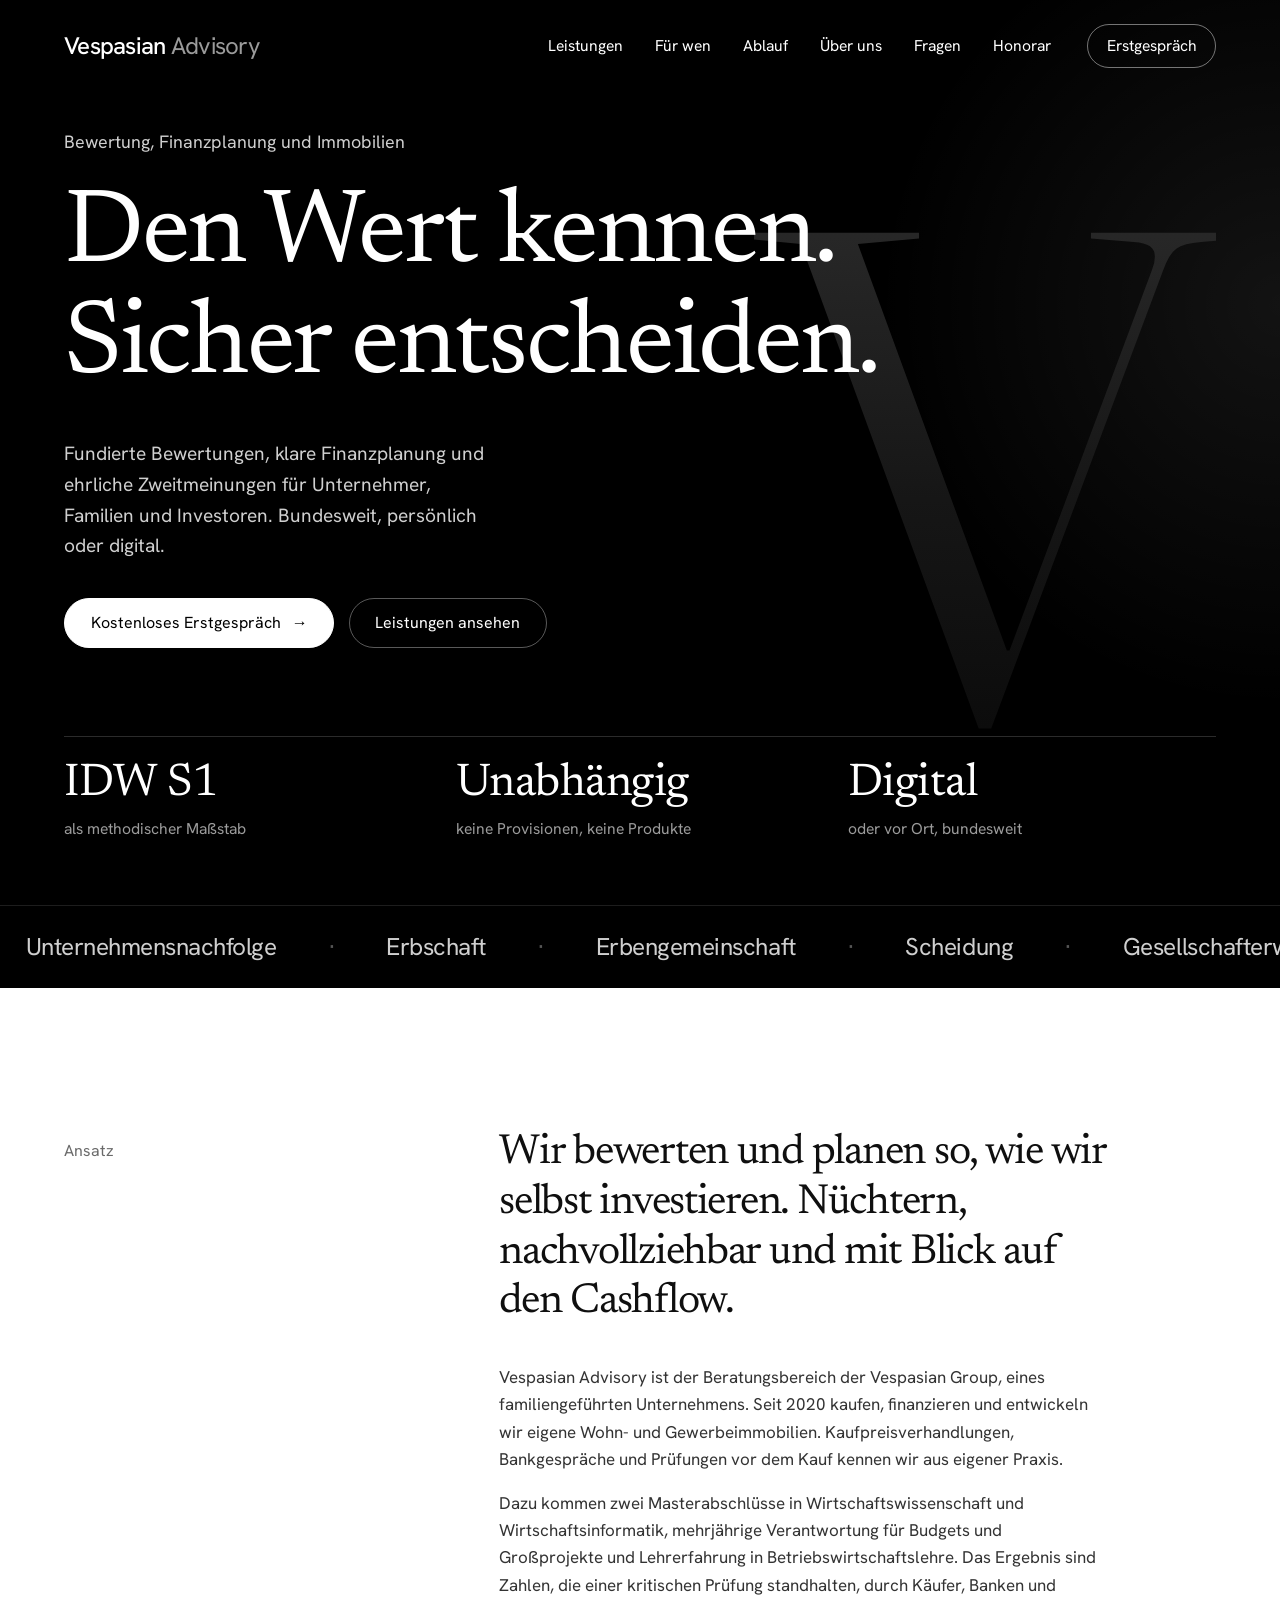
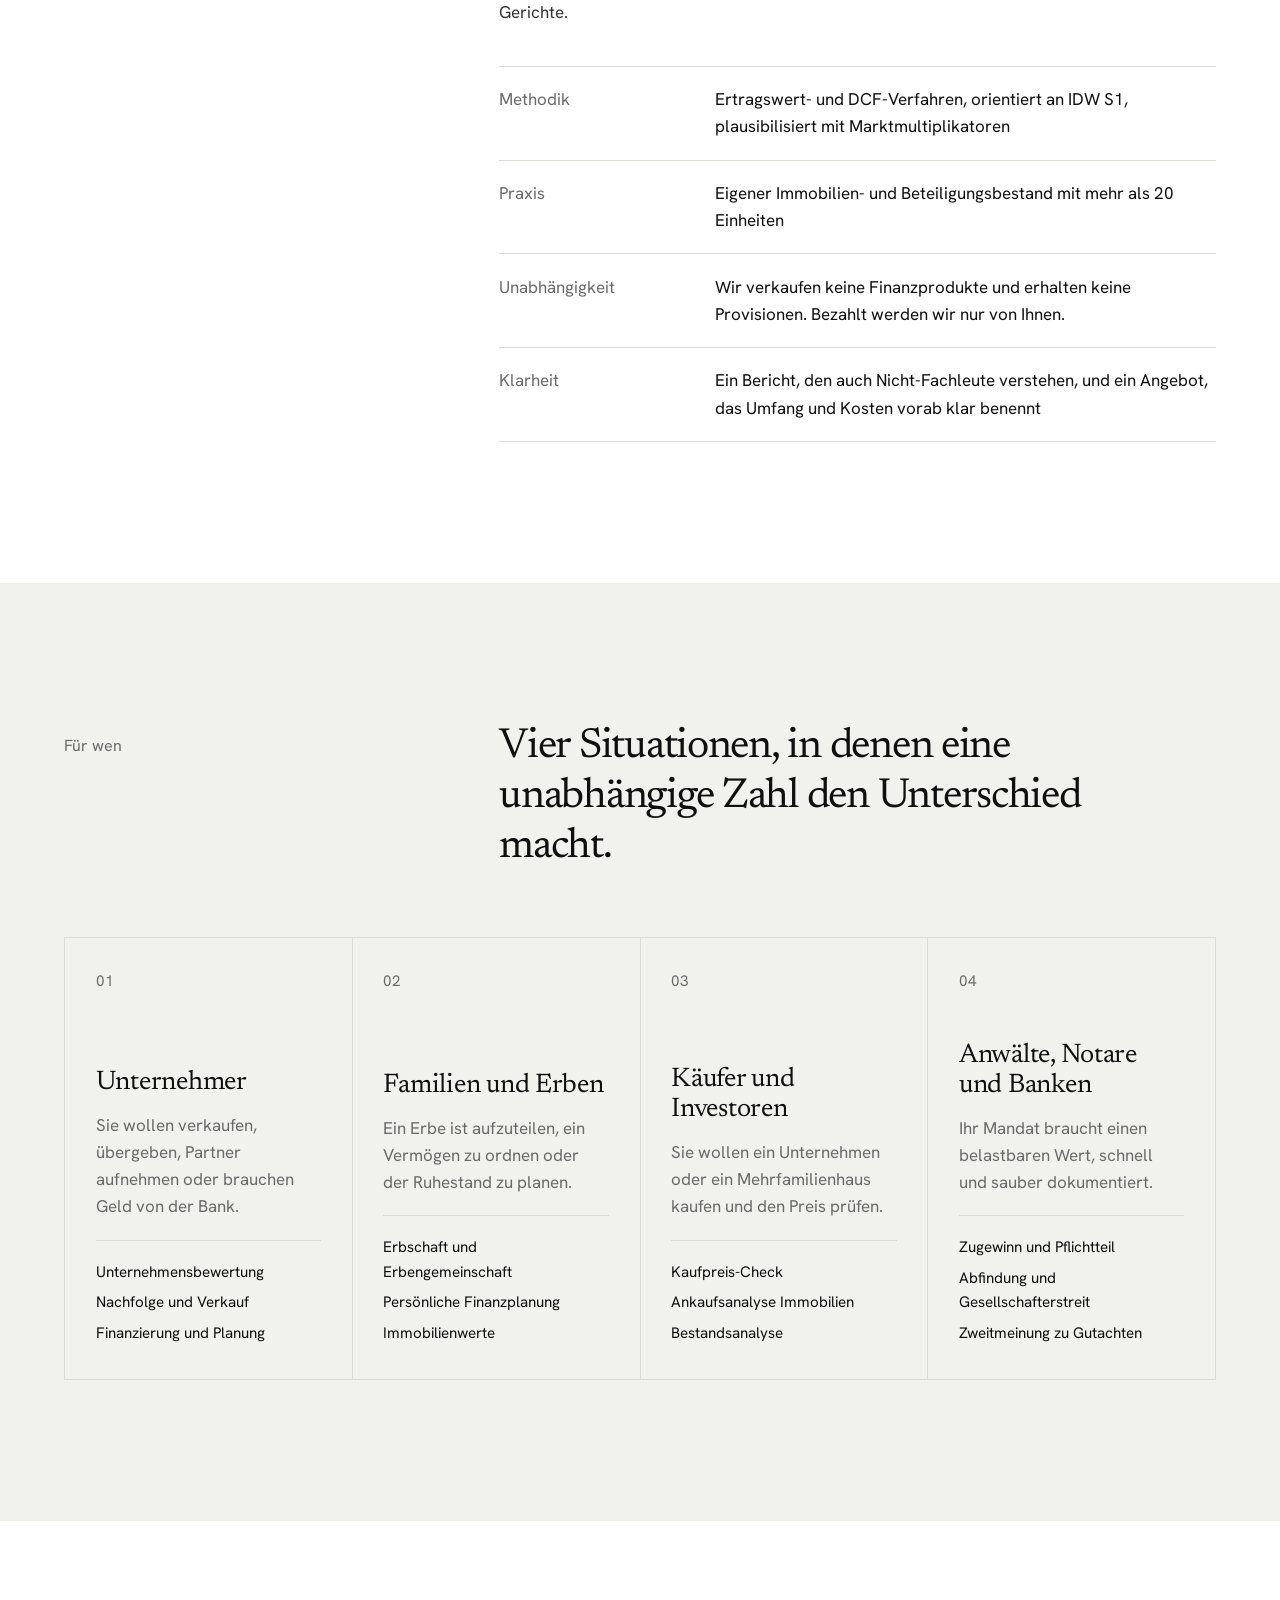
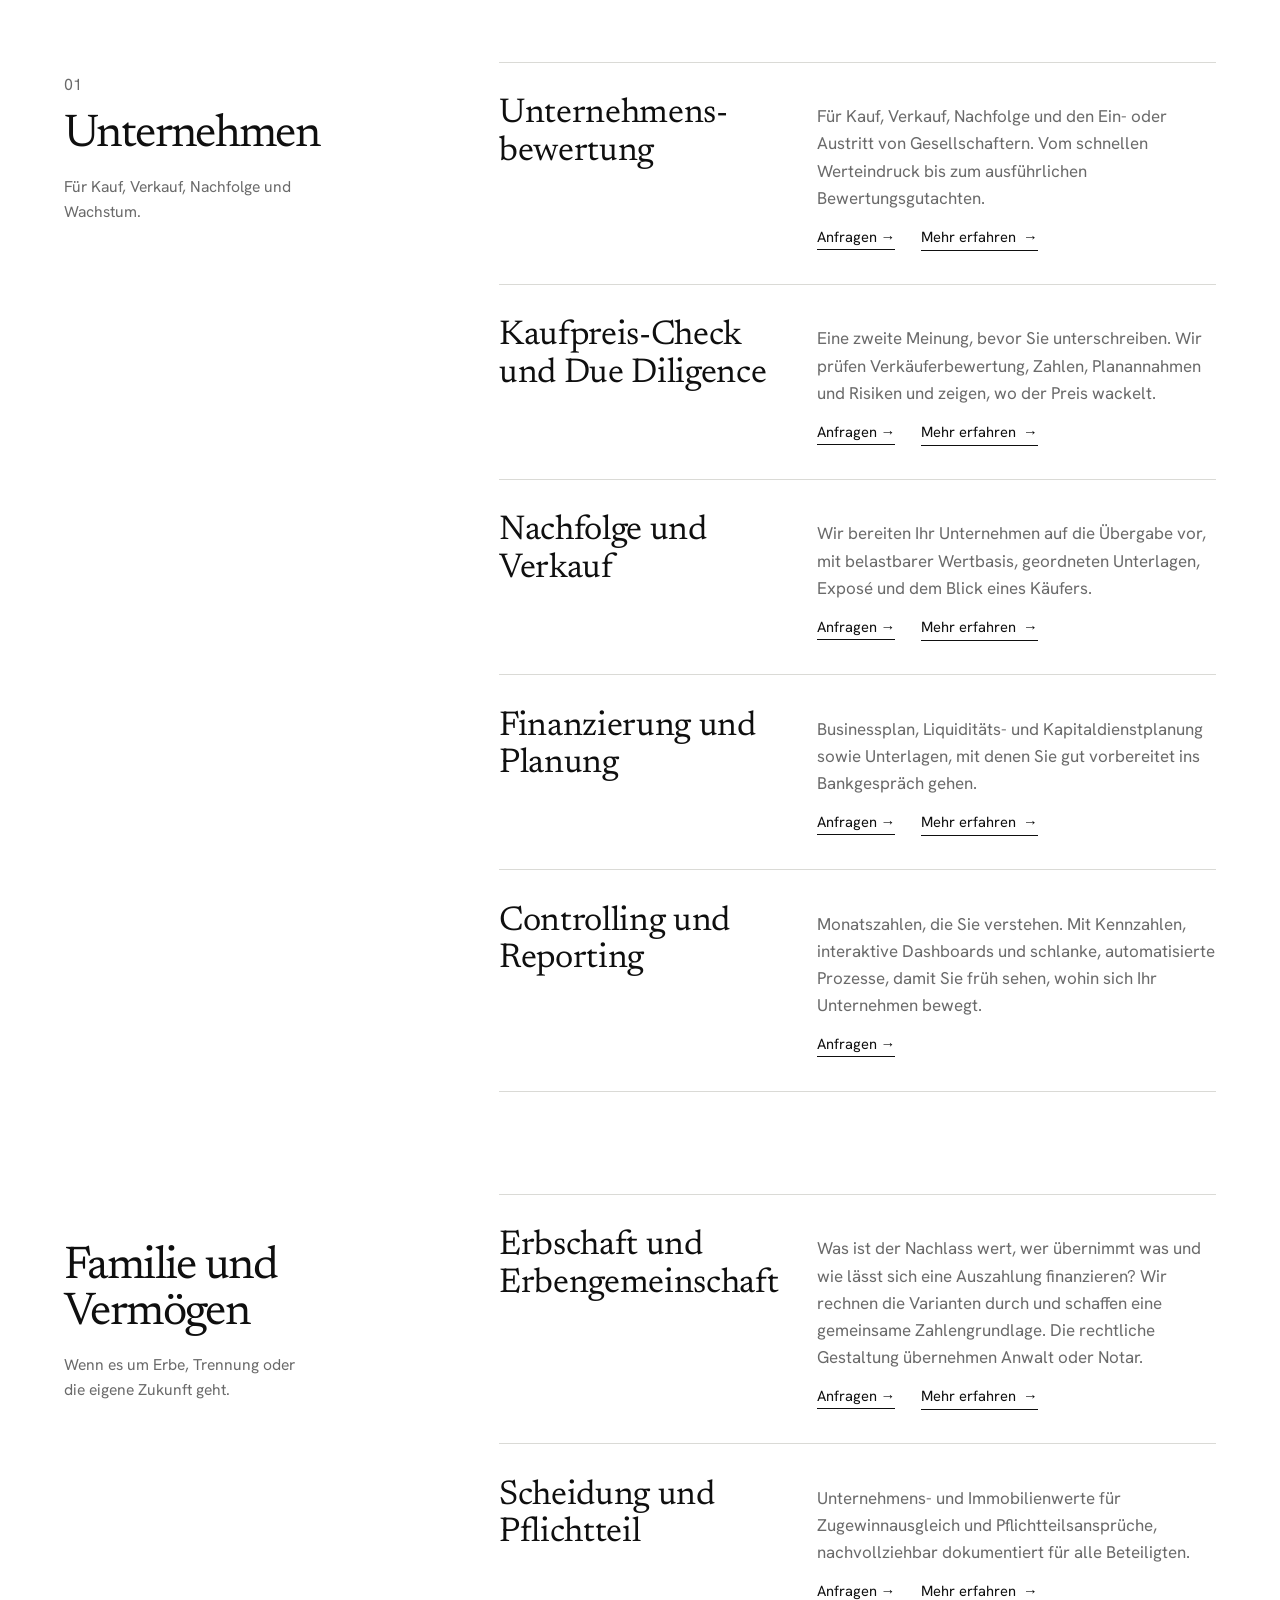
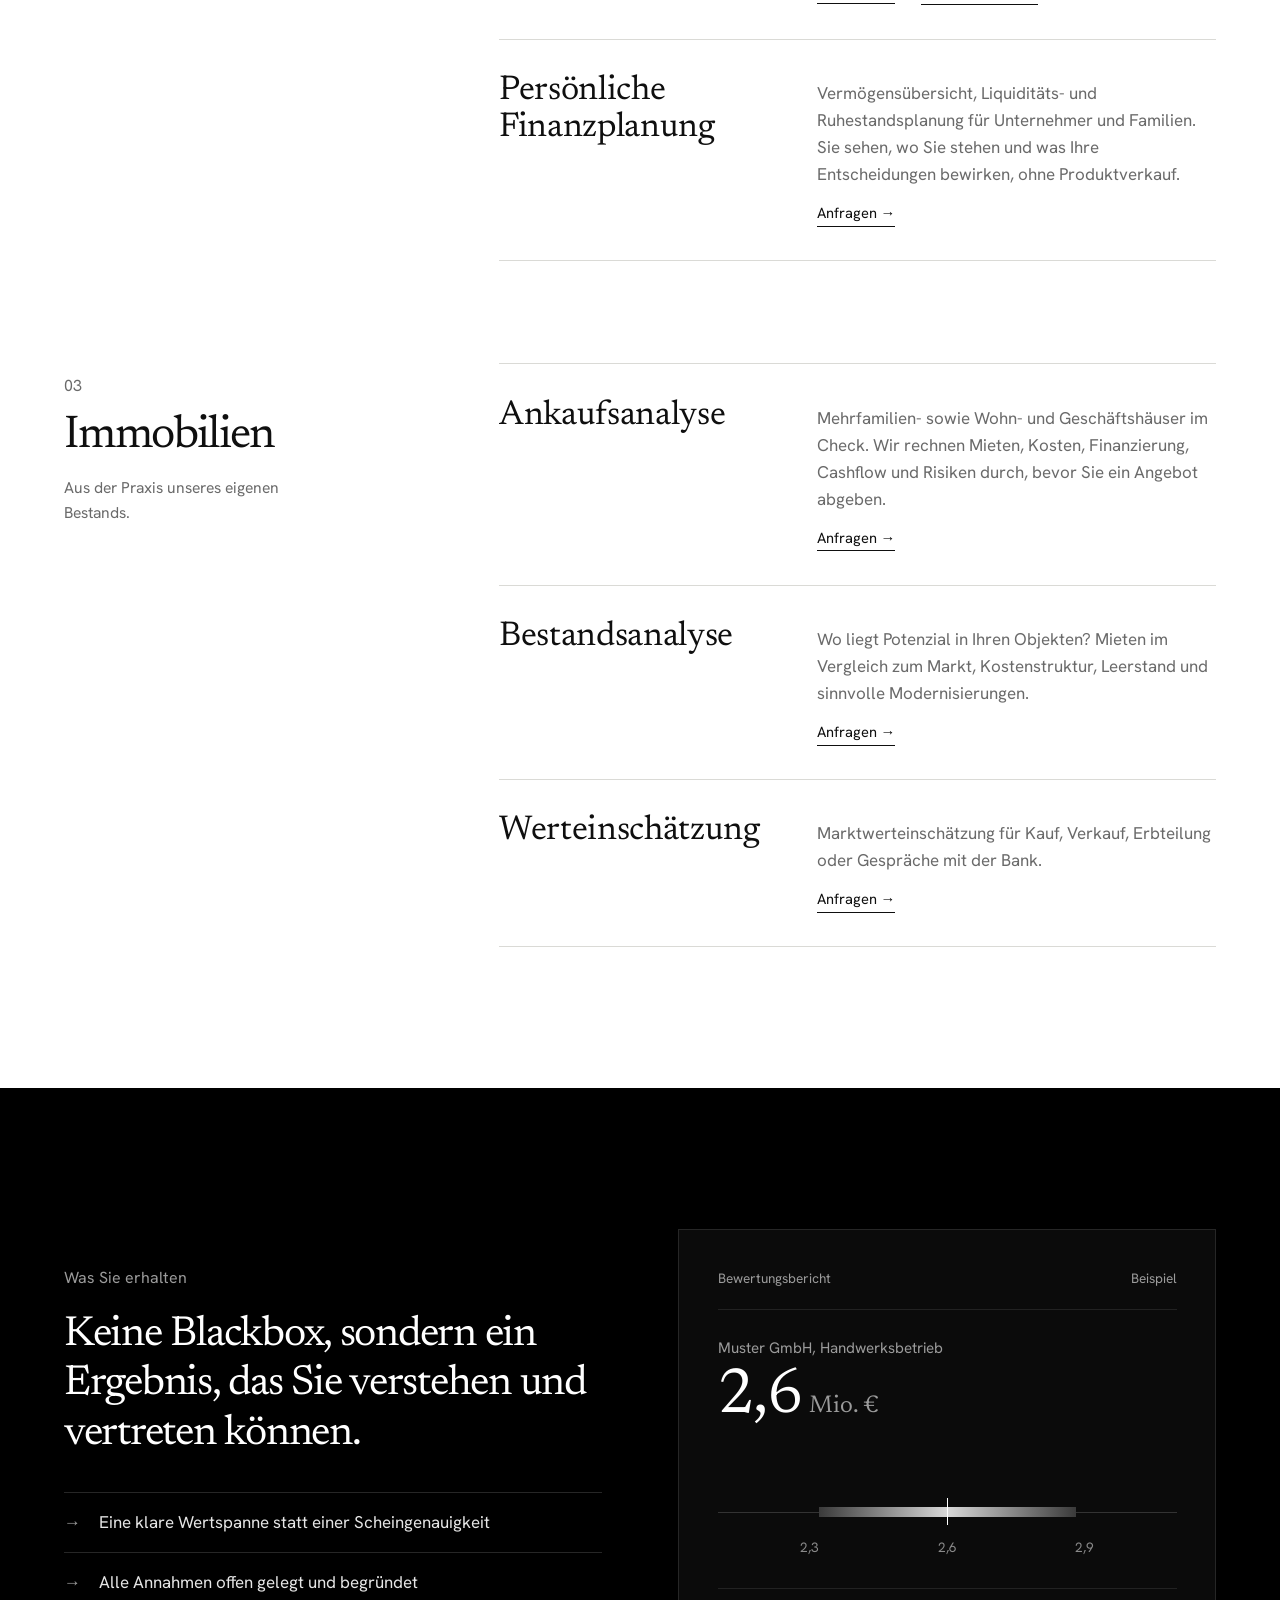
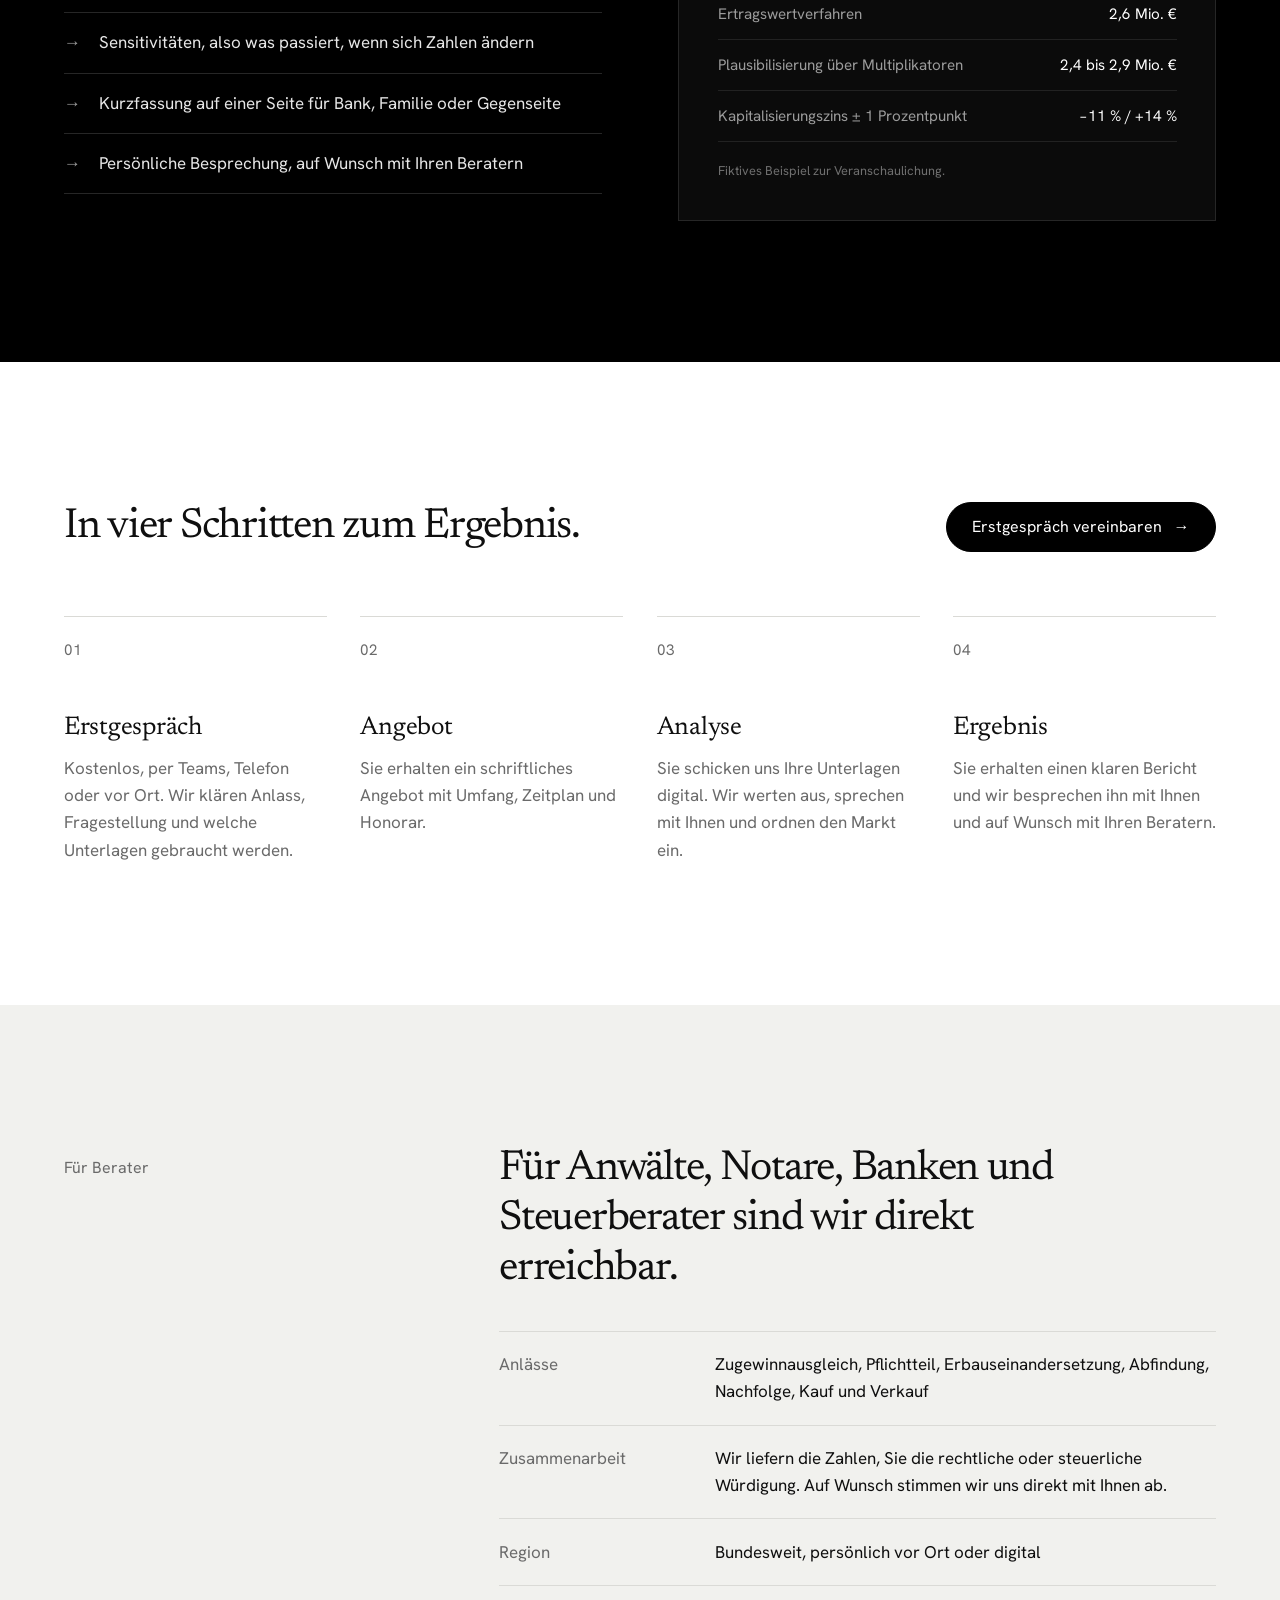
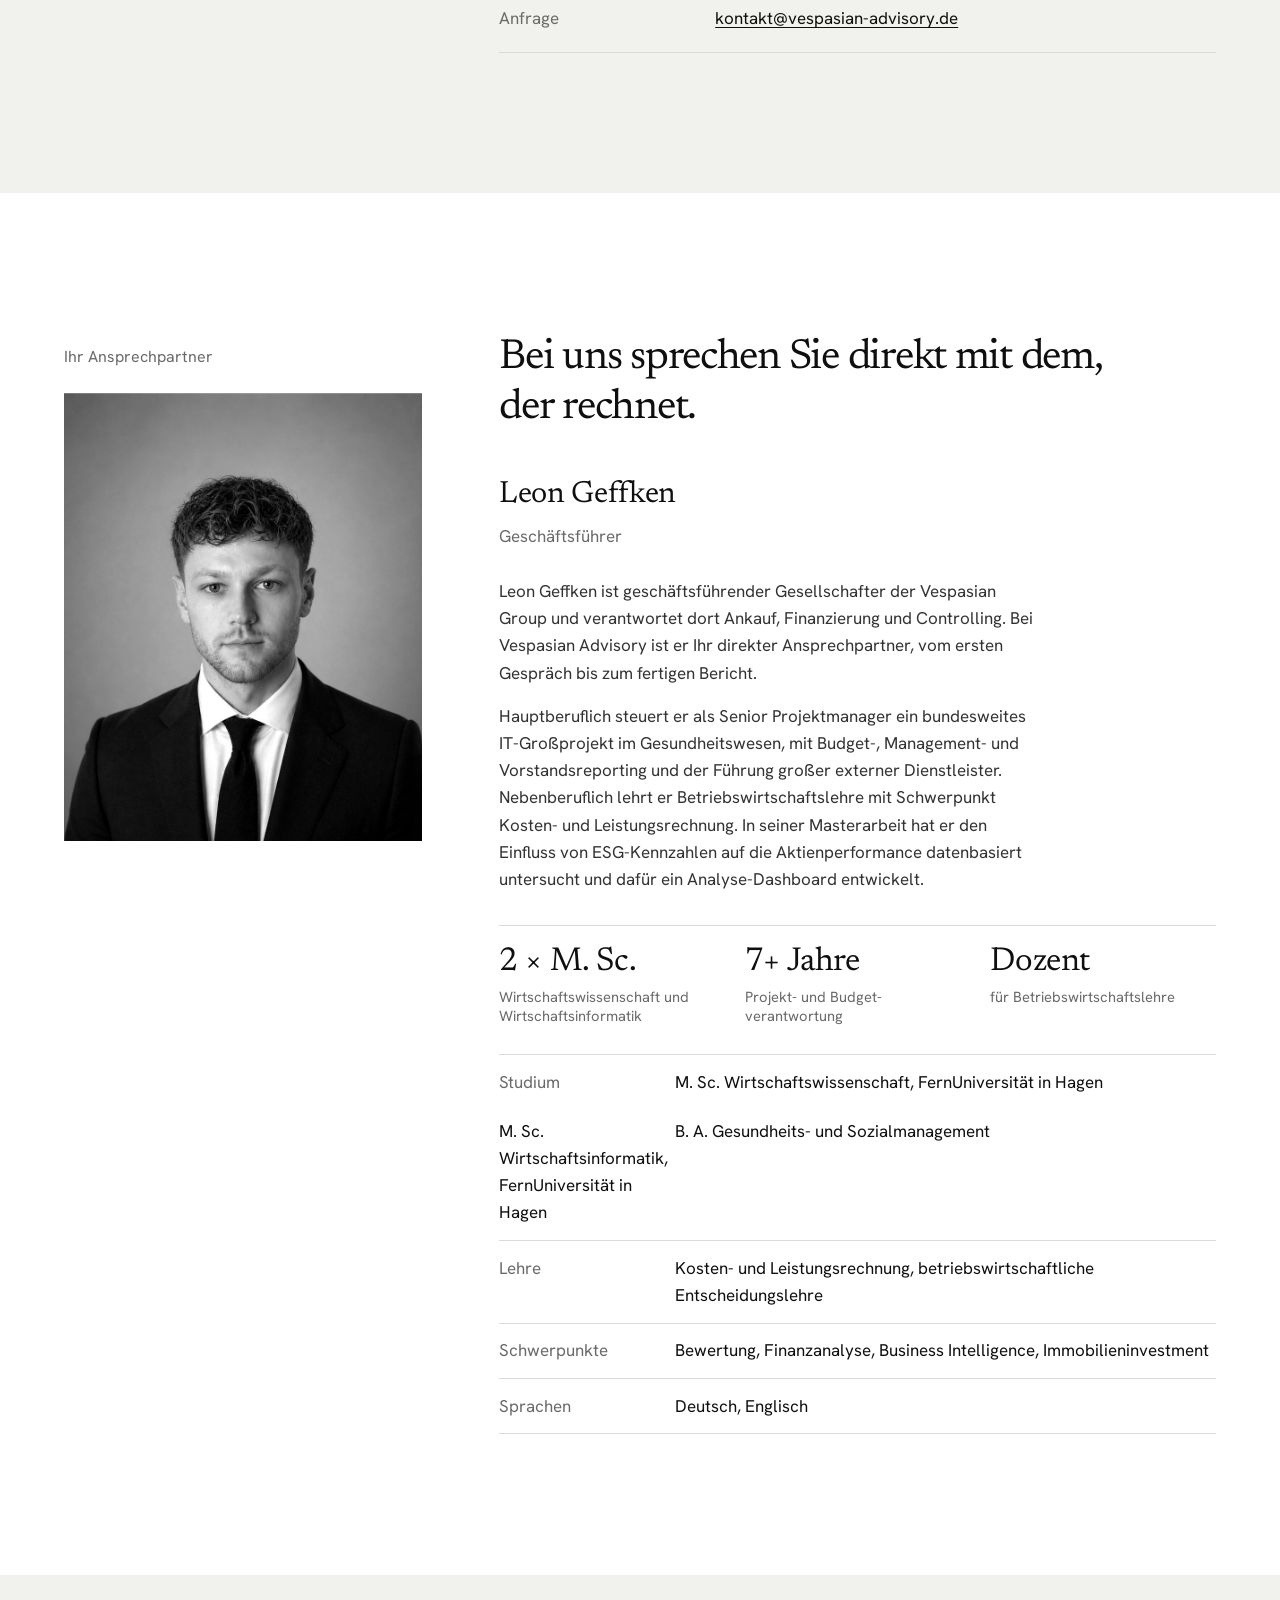
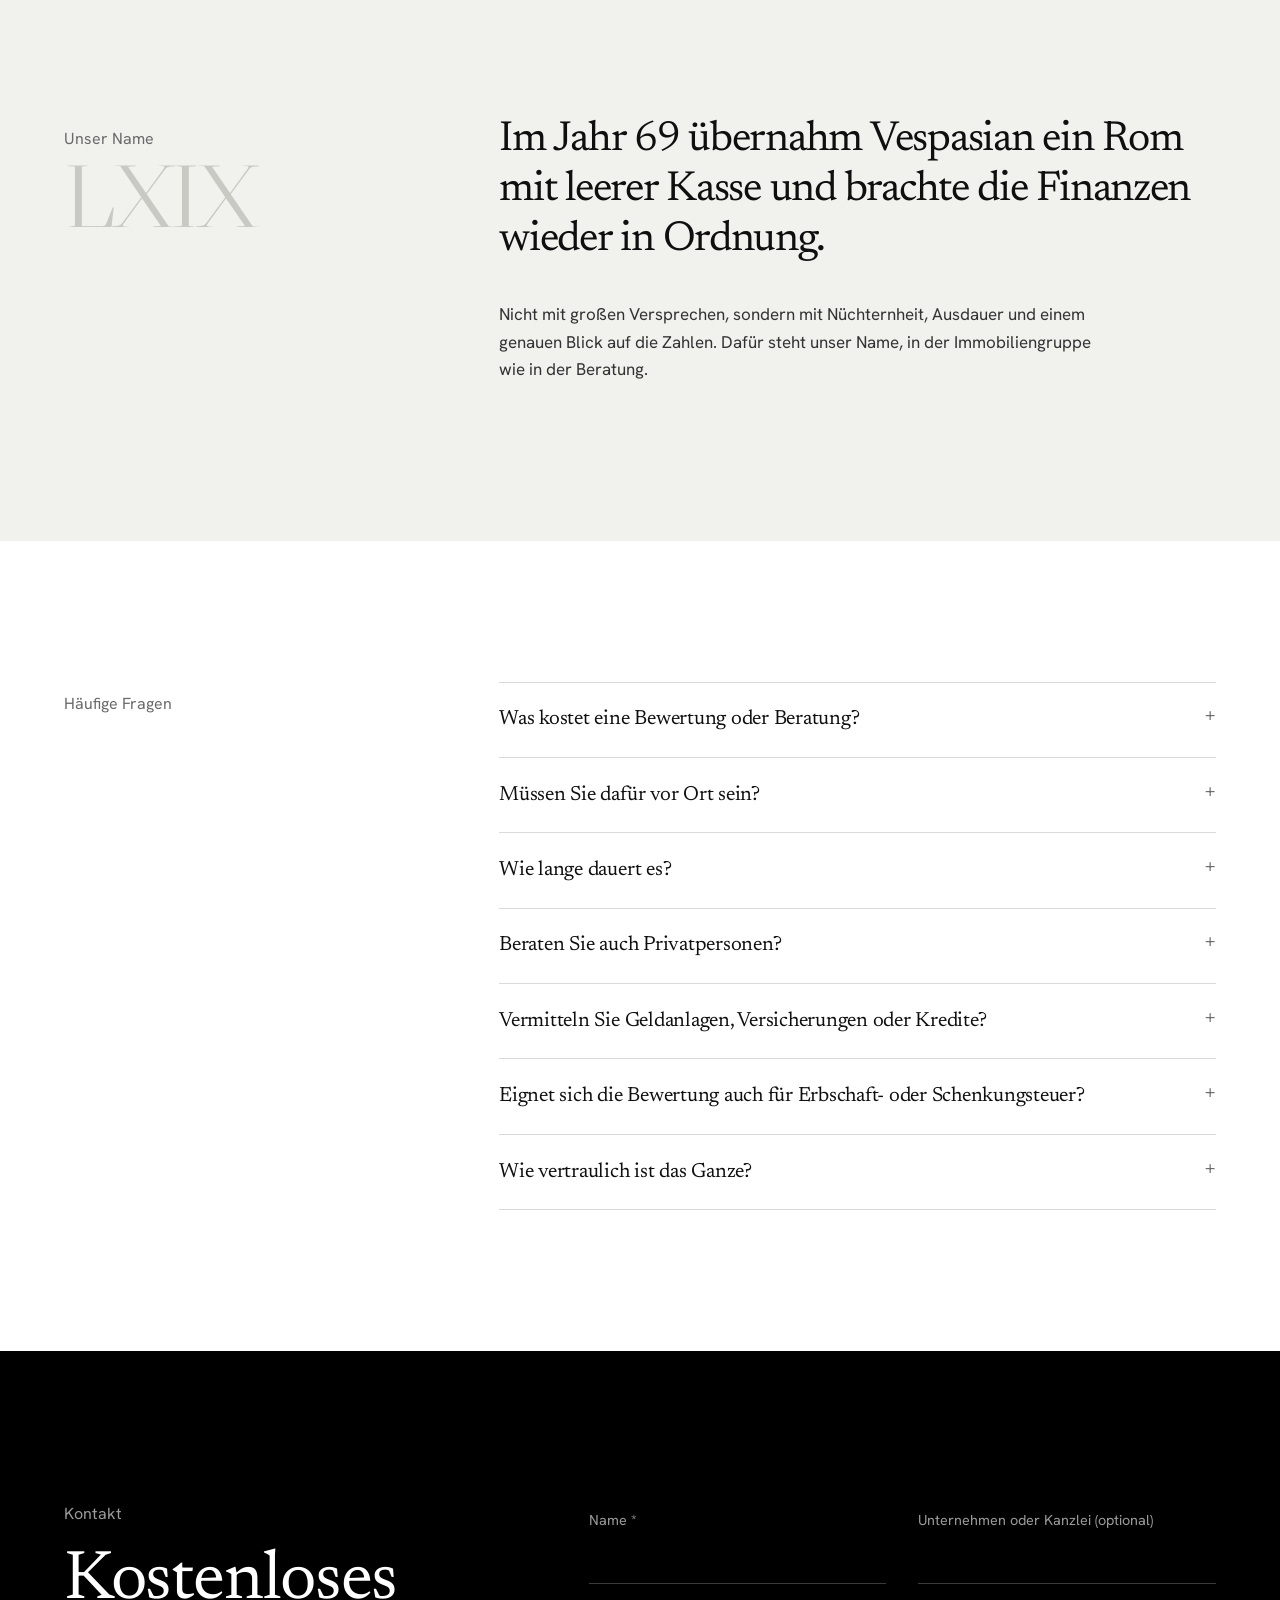
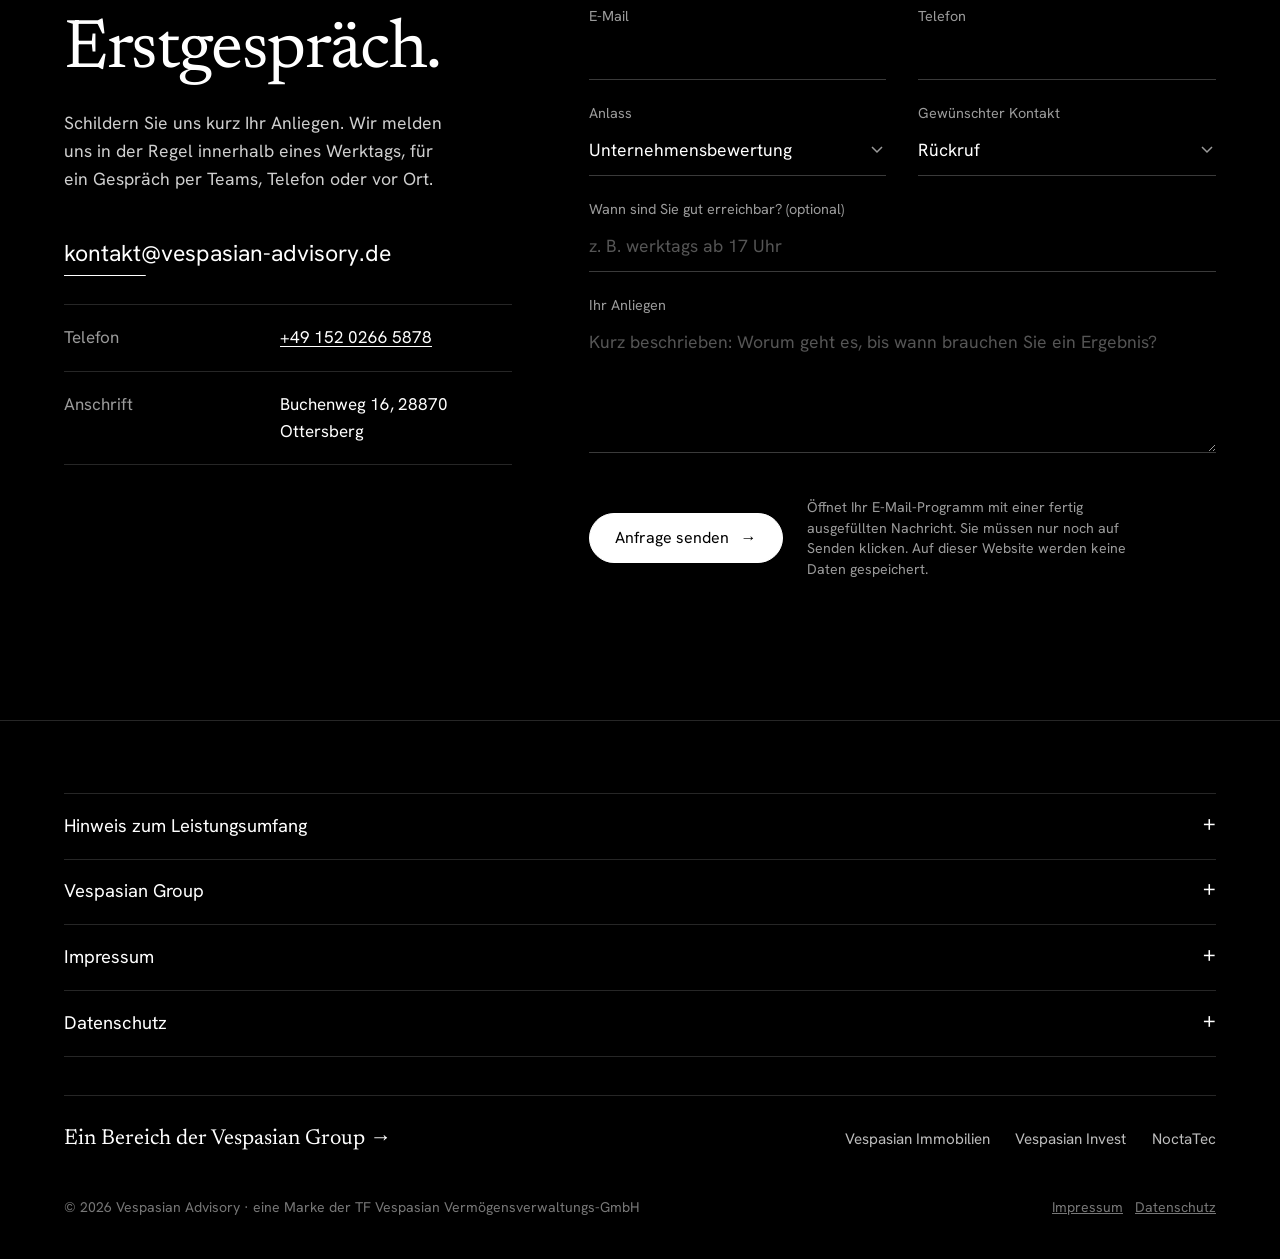
<file: index.html>
<!doctype html>
<html lang="de">
<head>
<meta charset="utf-8">
<meta name="viewport" content="width=device-width, initial-scale=1, viewport-fit=cover">
<title>Vespasian Advisory – Unternehmensbewertung &amp; Finanzplanung</title>
<meta name="description" content="Unternehmensbewertung, Kaufpreis-Check, Erbschaft und Finanzplanung für Unternehmer und Familien. Unabhängig und nachvollziehbar, bundesweit persönlich oder digital.">
<meta property="og:type" content="website">
<meta property="og:title" content="Vespasian Advisory – Den Wert kennen. Sicher entscheiden.">
<meta property="og:description" content="Unternehmensbewertung, Finanzplanung und Immobilienanalyse für Unternehmer, Familien und Investoren. Kostenloses Erstgespräch.">
<meta property="og:url" content="https://vespasian-advisory.de/">
<meta property="og:locale" content="de_DE">
<meta name="theme-color" content="#000000">
<link rel="canonical" href="https://vespasian-advisory.de/">
<meta name="robots" content="index, follow, max-image-preview:large">
<meta property="og:site_name" content="Vespasian Advisory">
<meta property="og:image" content="https://vespasian-advisory.de/og.png">
<meta property="og:image:type" content="image/png">
<meta property="og:image:width" content="1200">
<meta property="og:image:height" content="630">
<meta property="og:image:alt" content="Vespasian Advisory – Den Wert kennen. Sicher entscheiden.">
<meta name="twitter:card" content="summary_large_image">
<meta name="twitter:title" content="Vespasian Advisory – Den Wert kennen. Sicher entscheiden.">
<meta name="twitter:description" content="Unternehmensbewertung, Finanzplanung und Immobilienanalyse für Unternehmer, Familien und Investoren. Kostenloses Erstgespräch.">
<meta name="twitter:image" content="https://vespasian-advisory.de/og.png">
<link rel="icon" href="/favicon.ico" sizes="48x48">
<link rel="icon" href="/favicon.svg" type="image/svg+xml">
<link rel="icon" href="/favicon-48.png" type="image/png" sizes="48x48">
<link rel="icon" href="/favicon-96.png" type="image/png" sizes="96x96">
<link rel="icon" href="/icon-192.png" type="image/png" sizes="192x192">
<link rel="apple-touch-icon" href="/apple-touch-icon.png" sizes="180x180">
<link rel="manifest" href="/site.webmanifest">
<script type="application/ld+json">{"@context":"https://schema.org","@type":"ProfessionalService","@id":"https://vespasian-advisory.de/#org","name":"Vespasian Advisory","legalName":"TF Vespasian Vermögensverwaltungs-GmbH","url":"https://vespasian-advisory.de/","logo":"https://vespasian-advisory.de/icon-512.png","image":"https://vespasian-advisory.de/og.png","email":"kontakt@vespasian-advisory.de","telephone":"+49 152 02665878","address":{"@type":"PostalAddress","streetAddress":"Buchenweg 16","postalCode":"28870","addressLocality":"Ottersberg","addressCountry":"DE"},"areaServed":"DE","knowsAbout":["Unternehmensbewertung","Kaufpreisprüfung","Unternehmensnachfolge","Erbengemeinschaft","Finanzplanung","Immobilieninvestment"],"employee":{"@type":"Person","name":"Leon Geffken","jobTitle":"Geschäftsführer"},"parentOrganization":{"@type":"Organization","@id":"https://vespasian-group.de/#org","name":"Vespasian Group","legalName":"TF Vespasian Vermögensverwaltungs-GmbH","url":"https://vespasian-group.de/"},"hasOfferCatalog":{"@type":"OfferCatalog","name":"Leistungen","url":"https://vespasian-advisory.de/honorar/","itemListElement":[{"@type":"Offer","itemOffered":{"@type":"Service","name":"Unternehmensbewertung","url":"https://vespasian-advisory.de/leistungen/unternehmensbewertung/"}},{"@type":"Offer","itemOffered":{"@type":"Service","name":"Kaufpreis-Check","url":"https://vespasian-advisory.de/leistungen/kaufpreis-check/"}},{"@type":"Offer","itemOffered":{"@type":"Service","name":"Nachfolge und Verkauf","url":"https://vespasian-advisory.de/leistungen/nachfolge-und-verkauf/"}},{"@type":"Offer","itemOffered":{"@type":"Service","name":"Finanzierung und Bankgespräch","url":"https://vespasian-advisory.de/leistungen/finanzierung-und-bankgespraech/"}},{"@type":"Offer","itemOffered":{"@type":"Service","name":"Erbschaft und Erbengemeinschaft","url":"https://vespasian-advisory.de/leistungen/erbschaft-und-erbengemeinschaft/"}},{"@type":"Offer","itemOffered":{"@type":"Service","name":"Scheidung und Pflichtteil","url":"https://vespasian-advisory.de/leistungen/scheidung-und-pflichtteil/"}}]}}</script>
<style>@font-face{font-family:"Caslon Display";src:url([data-uri]) format("woff2");font-weight:400;font-display:swap}
@font-face{font-family:"Newsreader";src:url([data-uri]) format("woff2");font-weight:400;font-style:normal;font-display:swap}
@font-face{font-family:"Newsreader";src:url([data-uri]) format("woff2");font-weight:500;font-style:normal;font-display:swap}
@font-face{font-family:"Newsreader";src:url([data-uri]) format("woff2");font-weight:400;font-style:italic;font-display:swap}

@font-face{font-family:"Hanken";src:url([data-uri]) format("woff2");font-weight:400;font-display:swap}
@font-face{font-family:"Hanken";src:url([data-uri]) format("woff2");font-weight:500;font-display:swap}
:root{
  --black:#000;--white:#fff;--grey:#f1f1ee;--text:#0f0f0f;--muted:#6a6a6a;--muted-d:#9b9b9b;
  --rule:#dadad6;--rule-d:#262626;
  --sans:"Hanken",-apple-system,"Helvetica Neue",Arial,sans-serif;
  --wrap:1360px;--pad:clamp(1.25rem,5vw,4.5rem);
  --ease:cubic-bezier(.2,.7,.15,1);
}
*,*::before,*::after{box-sizing:border-box}
[hidden]{display:none!important}
html{-webkit-text-size-adjust:100%;scroll-padding-top:5rem}
body{margin:0;background:var(--white);color:var(--text);font:400 1.0625rem/1.6 var(--sans);-webkit-font-smoothing:antialiased}
img{display:block;max-width:100%}
a{color:inherit}
:focus-visible{outline:2px solid currentColor;outline-offset:4px}
h1,h2,h3{font-weight:400;margin:0;letter-spacing:-.025em}
p{margin:0 0 1em}
.wrap{max-width:var(--wrap);margin:0 auto;padding:0 var(--pad)}
.skip{position:absolute;left:-999px;top:0;background:#fff;color:#000;padding:.6rem 1rem;z-index:99}
.skip:focus{left:1rem;top:1rem}

/* Kopfzeile */
.head{position:fixed;inset:0 0 auto;z-index:50;color:#fff;padding-top:env(safe-area-inset-top,0px);transition:transform .5s var(--ease),background .4s}
.head .wrap{display:flex;align-items:center;justify-content:space-between;height:5.75rem;transition:height .4s var(--ease)}
.head.solid{background:rgba(0,0,0,.86);-webkit-backdrop-filter:blur(14px);backdrop-filter:blur(14px)}
.head.solid .wrap{height:4.5rem}
.head.away{transform:translateY(-100%)}
.wordmark{font-weight:500;font-size:1.5rem;letter-spacing:-.03em;text-decoration:none;line-height:1}
.wordmark span{font-weight:400;color:var(--muted-d)}
.nav{display:flex;align-items:center;gap:2.25rem}
.nav ul{display:flex;gap:2rem;list-style:none;margin:0;padding:0}
.nav a{text-decoration:none;position:relative;font-size:.98rem}
.nav ul a::after{content:"";position:absolute;left:0;right:0;bottom:-.3rem;height:1px;background:currentColor;transform:scaleX(0);transform-origin:right;transition:transform .45s var(--ease)}
.nav ul a:hover::after{transform:scaleX(1);transform-origin:left}
.nav .cta{border:1px solid rgba(255,255,255,.45);border-radius:999px;padding:.55rem 1.15rem;transition:background .3s,color .3s,border-color .3s}
.nav .cta:hover{background:#fff;color:#000;border-color:#fff}
.menu-btn{display:none;background:none;border:0;color:inherit;cursor:pointer;padding:.8rem 0 .8rem 1rem}
.menu-btn i{display:block;width:2.4rem;height:8px;border-top:1.5px solid currentColor;border-bottom:1.5px solid currentColor;transition:height .3s}
.menu-open .menu-btn i{height:0;border-bottom:0}
.overlay{position:fixed;inset:0;z-index:40;background:#000;color:#fff;display:flex;align-items:flex-end;padding:7rem 0 3.5rem;opacity:0;visibility:hidden;transition:opacity .35s,visibility 0s .35s}
.menu-open .overlay{opacity:1;visibility:visible;transition:opacity .35s}
.overlay ul{list-style:none;margin:0 0 2.5rem;padding:0}
.overlay li a{font-size:2.6rem;line-height:1.2;letter-spacing:-.03em;text-decoration:none;color:var(--muted-d)}
.overlay li a:hover{color:#fff}
.overlay p{color:var(--muted-d);margin:0}
.overlay p a{color:#fff;text-decoration:none}

/* Hero */
.hero{position:relative;background:#000;color:#fff;min-height:100svh;display:grid;overflow:hidden}
.hero::before{content:"";position:absolute;width:90vmax;height:90vmax;left:55%;top:-30%;background:radial-gradient(closest-side,rgba(255,255,255,.075),transparent 70%);animation:drift 22s ease-in-out infinite alternate;pointer-events:none}
@keyframes drift{to{transform:translate(-28vw,22vh)}}
.hero-inner{position:relative;width:100%;display:flex;flex-direction:column;justify-content:flex-end;padding-top:8rem;padding-bottom:clamp(2.5rem,5vw,4rem);min-height:100svh}
.kicker{font-size:clamp(1.05rem,1.4vw,1.3rem);color:#cfcfcf;margin:0 0 1.75rem}
.hero h1{font-size:clamp(3rem,8.2vw,8.4rem);line-height:.98;letter-spacing:-.04em}
.line{display:block;overflow:hidden;padding-bottom:.06em}
.line>span{display:block}
.sub{font-size:clamp(1.1rem,1.5vw,1.35rem);color:#cfcfcf;max-width:40ch;margin:2rem 0 0}
.cta-row{display:flex;flex-wrap:wrap;gap:.9rem;margin-top:2.25rem}
.btn{display:inline-flex;align-items:center;gap:.7rem;padding:1rem 1.6rem;border:1px solid currentColor;border-radius:999px;text-decoration:none;font:inherit;font-size:1rem;line-height:1;cursor:pointer;background:transparent;color:inherit;transition:background .3s,color .3s,border-color .3s}
.btn i{font-style:normal;transition:transform .4s var(--ease)}
.btn:hover i{transform:translateX(.25rem)}
.btn.fill{background:#fff;color:#000;border-color:#fff}
.btn.fill:hover{background:transparent;color:#fff}
.btn.ghost{border-color:rgba(255,255,255,.35)}
.btn.ghost:hover{border-color:#fff}
.btn.ink{background:#000;color:#fff;border-color:#000}
.btn.ink:hover{background:transparent;color:#000}
.facts{display:grid;grid-template-columns:repeat(3,1fr);gap:1.5rem;margin:clamp(3rem,7vw,5.5rem) 0 0;padding:1.5rem 0 0;border-top:1px solid #2b2b2b;list-style:none}
.facts strong{display:block;font-weight:400;font-size:clamp(2rem,3.6vw,3.3rem);line-height:1;letter-spacing:-.035em}
.facts span{display:block;margin-top:.55rem;color:var(--muted-d);font-size:.98rem}

/* Einstieg */
.js .kicker,.js .sub,.js .cta-row,.js .facts{opacity:0;transform:translateY(16px)}
.js .line>span{transform:translateY(105%)}
.ready .kicker,.ready .sub,.ready .cta-row,.ready .facts{opacity:1;transform:none;transition:opacity 1s var(--ease),transform 1s var(--ease)}
.ready .line>span{transform:none;transition:transform 1.15s var(--ease)}
.ready .line:nth-child(2)>span{transition-delay:.09s}
.ready .line:nth-child(3)>span{transition-delay:.18s}
.ready .sub{transition-delay:.45s}
.ready .cta-row{transition-delay:.55s}
.ready .facts{transition-delay:.7s}

/* Abschnitte */
section{padding:clamp(5.5rem,11vw,10rem) 0}
.grey{background:var(--grey)}
.dark{background:#000;color:#fff}
.split{display:grid;grid-template-columns:4fr 8fr;gap:clamp(2rem,6vw,6rem);align-items:start}
.eyebrow{color:var(--muted);font-size:1rem;margin:0;padding-top:.6rem}
.dark .eyebrow{color:var(--muted-d)}
.big{font-size:clamp(1.75rem,3.3vw,3rem);line-height:1.18;letter-spacing:-.03em;max-width:26ch;margin-bottom:2.25rem}
.body p{max-width:60ch;color:#333}
.dark .body p,.dark .lead{color:#cfcfcf}

/* Reveal */
.js .rv{opacity:0;transform:translateY(28px);transition:opacity 1s var(--ease),transform 1s var(--ease)}
.js .rv.in{opacity:1;transform:none}
.js .rv.d1{transition-delay:.1s}.js .rv.d2{transition-delay:.2s}.js .rv.d3{transition-delay:.3s}

/* Leistungen */
.fields{list-style:none;margin:0;padding:0;border-top:1px solid var(--rule)}
.fields li{position:relative;display:grid;grid-template-columns:5fr 7fr;gap:2rem;align-items:baseline;padding:clamp(1.4rem,2.6vw,2.2rem) 0;border-bottom:1px solid var(--rule);overflow:hidden}
.fields li::after{content:"";position:absolute;left:0;bottom:-1px;height:1px;width:100%;background:var(--text);transform:scaleX(0);transform-origin:left;transition:transform .8s var(--ease)}
.fields li:hover::after{transform:scaleX(1)}
.fields h3{font-size:clamp(1.55rem,2.7vw,2.4rem);line-height:1.08;transition:transform .6s var(--ease)}
.fields li:hover h3{transform:translateX(.6rem)}
.fields p{margin:0;color:var(--muted);max-width:46ch}
.fields small{display:block;margin-top:.6rem;color:var(--text);font-size:.92rem}

/* Zeilen */
.rows{margin:0;border-top:1px solid var(--rule)}
.rows div{display:grid;grid-template-columns:12rem 1fr;gap:1.5rem;padding:1.2rem 0;border-bottom:1px solid var(--rule)}
.rows dt{color:var(--muted)}
.rows dd{margin:0}
.rows a{text-underline-offset:.2em}
.dark .rows{border-color:var(--rule-d)}
.dark .rows div{border-color:var(--rule-d)}
.dark .rows dt{color:var(--muted-d)}

/* Ablauf */
.steps{list-style:none;margin:0;padding:0;display:grid;grid-template-columns:repeat(4,1fr);gap:clamp(1.25rem,2.6vw,2.5rem)}
.steps li{border-top:1px solid var(--rule);padding-top:1.3rem}
.steps b{display:block;font-weight:400;color:var(--muted);font-size:.95rem;margin-bottom:clamp(1.5rem,4vw,3.5rem)}
.steps h3{font-size:clamp(1.35rem,2vw,1.75rem);line-height:1.15;margin-bottom:.75rem}
.steps p{margin:0;color:var(--muted)}
.steps-head{display:flex;justify-content:space-between;align-items:end;gap:2rem;flex-wrap:wrap;margin-bottom:clamp(2.5rem,5vw,4rem)}
.steps-head .big{margin:0}

/* Ansprechpartner */
.profile{display:grid;grid-template-columns:5fr 7fr;gap:clamp(1.5rem,4vw,4.5rem);align-items:end}
.pic{overflow:hidden;aspect-ratio:4/5;background:#ddd;max-width:26rem}
.pic img{width:100%;height:100%;object-fit:cover;object-position:center 22%;filter:grayscale(1);transform:scale(1.08);transition:transform 1.6s var(--ease)}
.js .pic{clip-path:inset(100% 0 0 0);transition:clip-path 1.3s var(--ease)}
.js .pic.in{clip-path:inset(0 0 0 0)}
.pic.in img{transform:scale(1)}
.who strong{display:block;font-weight:500;font-size:clamp(1.5rem,2.4vw,2rem);letter-spacing:-.02em}
.who .role{display:block;color:var(--muted);margin:.25rem 0 1.75rem}
.who p{max-width:54ch;color:#333}
.creds{list-style:none;margin:1.75rem 0 0;padding:0;border-top:1px solid var(--rule)}
.creds li{padding:.85rem 0;border-bottom:1px solid var(--rule);display:grid;grid-template-columns:10rem 1fr;gap:1rem}
.creds span{color:var(--muted)}

/* FAQ */
.faq details{border-top:1px solid var(--rule)}
.faq details:last-of-type{border-bottom:1px solid var(--rule)}
.faq summary{cursor:pointer;list-style:none;padding:1.3rem 0;font-size:clamp(1.1rem,1.6vw,1.3rem);display:flex;justify-content:space-between;gap:1.5rem}
.faq summary::-webkit-details-marker{display:none}
.faq summary::after{content:"+";font-size:1.5rem;line-height:1;transition:transform .3s;color:var(--muted)}
.faq details[open] summary::after{transform:rotate(45deg)}
.faq .ans{max-width:62ch;color:#333;padding:0 0 1.5rem}
.faq .ans p:last-child{margin:0}

/* Kontakt */
.contact{display:grid;grid-template-columns:5fr 7fr;gap:clamp(2rem,6vw,6rem);align-items:start}
.contact h2{font-size:clamp(2.4rem,5.4vw,4.8rem);line-height:1;letter-spacing:-.04em;margin:1.25rem 0 1.5rem}
.lead{max-width:38ch;font-size:1.1rem}
.mail{font-size:clamp(1.15rem,1.8vw,1.5rem);text-decoration:none;display:inline-block;position:relative;margin:1.5rem 0 2rem;word-break:break-word}
.mail::after{content:"";position:absolute;left:0;right:0;bottom:-.25rem;height:1px;background:currentColor;transform:scaleX(.25);transform-origin:left;transition:transform .7s var(--ease)}
.mail:hover::after{transform:scaleX(1)}
.form{display:grid;grid-template-columns:1fr 1fr;gap:.25rem 2rem}
.form label{display:block;grid-column:span 1}
.form .full{grid-column:1/-1}
.form span{display:block;color:var(--muted-d);font-size:.9rem;margin-top:1.1rem}
.form input,.form select,.form textarea{width:100%;background:transparent;border:0;border-bottom:1px solid #3a3a3a;color:#fff;font:inherit;font-size:1.1rem;padding:.7rem 0;border-radius:0;transition:border-color .3s;-webkit-appearance:none;appearance:none}
.form select{background:transparent url("data:image/svg+xml,%3Csvg xmlns='http://www.w3.org/2000/svg' width='12' height='8'%3E%3Cpath d='M1 1l5 5 5-5' fill='none' stroke='%239b9b9b' stroke-width='1.5'/%3E%3C/svg%3E") no-repeat right .2rem center}
.form select option{color:#000}
.form textarea{resize:vertical;min-height:7rem}
.form input:focus,.form select:focus,.form textarea:focus{outline:none;border-color:#fff}
.form .send{grid-column:1/-1;display:flex;align-items:center;gap:1.5rem;flex-wrap:wrap;margin-top:2rem}
.form .send small{color:var(--muted-d);max-width:42ch;line-height:1.45}

/* Footer */
footer{background:#000;color:var(--muted-d);font-size:.95rem;border-top:1px solid var(--rule-d);padding:clamp(3rem,6vw,4.5rem) 0 calc(2.5rem + env(safe-area-inset-bottom,0px))}
footer details{border-top:1px solid var(--rule-d)}
footer details:last-of-type{border-bottom:1px solid var(--rule-d)}
footer summary{cursor:pointer;list-style:none;padding:1.1rem 0;color:#fff;font-size:1.15rem;display:flex;justify-content:space-between}
footer summary::-webkit-details-marker{display:none}
footer summary::after{content:"+";font-size:1.4rem;line-height:1;transition:transform .3s}
footer details[open] summary::after{transform:rotate(45deg)}
.legal{max-width:70ch;padding-bottom:1.75rem}
.legal h3{font-size:1rem;font-weight:500;color:#fff;margin:1.4rem 0 .35rem;letter-spacing:0}
.legal p{margin:0 0 .6rem}
.legal a{color:#fff}
.bottom{display:flex;justify-content:space-between;flex-wrap:wrap;gap:1rem;margin-top:2.5rem;color:#777;font-size:.88rem}
.bottom a{color:inherit}

@media (max-width:1100px){
  .steps{grid-template-columns:1fr 1fr}
}
@media (max-width:960px){
  .nav ul,.nav .cta{display:none}
  .menu-btn{display:block}
  .split,.fields li,.contact{grid-template-columns:1fr}
  .fields li{gap:.5rem}
  .eyebrow{padding:0 0 .5rem}
  .pic{max-width:22rem}
}
@media (max-width:600px){
  .facts{grid-template-columns:1fr 1fr}
  .facts li:last-child{grid-column:1/-1}
  .rows div,.creds li{grid-template-columns:1fr;gap:.2rem}
  .steps{grid-template-columns:1fr}
  .form{grid-template-columns:1fr}
  .wordmark{font-size:1.3rem}
  .head .wrap{height:5rem}
  .btn{width:100%;justify-content:center}
}
@media (prefers-reduced-motion:reduce){
  .hero::before{animation:none}
  .js .kicker,.js .sub,.js .cta-row,.js .facts,.js .rv{opacity:1!important;transform:none!important;transition:none!important}
  .js .line>span{transform:none!important;transition:none!important}
  .js .pic{clip-path:none!important}
  .pic img{transform:none!important;transition:none!important}
}

/* Laufband Anlässe */
.ticker{background:#000;color:#cfcfcf;border-top:1px solid #1d1d1d;overflow:hidden;padding:1.35rem 0}
.ticker .track{display:flex;width:max-content;animation:tick 48s linear infinite}
.ticker ul{display:flex;list-style:none;margin:0;padding:0}
.ticker li{font-size:clamp(1.15rem,1.9vw,1.55rem);letter-spacing:-.02em;white-space:nowrap;padding:0 1.6rem}
.ticker li::after{content:"·";color:#555;margin-left:3.2rem}
@keyframes tick{to{transform:translateX(-50%)}}

/* Zielgruppen */
.head-row{display:grid;grid-template-columns:4fr 8fr;gap:clamp(2rem,6vw,6rem);margin-bottom:clamp(2.5rem,5vw,4rem)}
.head-row .big{margin:0}
.cards{display:grid;grid-template-columns:repeat(4,1fr);gap:1px;background:var(--rule);border:1px solid var(--rule)}
.card{background:var(--grey);padding:clamp(1.5rem,2.4vw,2.25rem);display:flex;flex-direction:column;min-height:24rem;transition:background .5s var(--ease)}
.card:hover{background:#fff}
.card b{font-weight:400;color:var(--muted);font-size:.95rem}
.card h3{font-size:clamp(1.45rem,2.1vw,1.9rem);line-height:1.1;margin:auto 0 .9rem;padding-top:3rem}
.card p{color:var(--muted);margin:0 0 1.2rem}
.card ul{list-style:none;margin:0;padding:1rem 0 0;border-top:1px solid var(--rule);font-size:.95rem}
.card li{padding:.2rem 0}
.card a{margin-top:1.25rem;font-size:.95rem;text-underline-offset:.25em}

/* Leistungsgruppen */
.group+.group{margin-top:clamp(4rem,8vw,7rem)}
.gtitle{font-size:clamp(2rem,3.6vw,3.2rem);line-height:1;letter-spacing:-.035em;margin-top:.9rem}
.gnote{color:var(--muted);max-width:28ch;margin-top:1rem;font-size:.98rem}

/* Ergebnis / Musterbericht */
.deliver{display:grid;grid-template-columns:6fr 6fr;gap:clamp(2rem,6vw,6rem);align-items:center}
.deliver .big{margin-bottom:1.75rem}
.ticks{list-style:none;margin:2rem 0 0;padding:0;border-top:1px solid var(--rule-d)}
.ticks li{padding:1rem 0;border-bottom:1px solid var(--rule-d);display:grid;grid-template-columns:2.2rem 1fr;color:#e6e6e6}
.ticks li::before{content:"→";color:var(--muted-d)}
.report{background:#0b0b0b;border:1px solid #262626;padding:clamp(1.5rem,3vw,2.75rem);position:relative}
.report .tag{display:flex;justify-content:space-between;color:var(--muted-d);font-size:.85rem;padding-bottom:1.2rem;border-bottom:1px solid #222}
.report .co{margin:1.6rem 0 .3rem;color:#9b9b9b;font-size:.95rem}
.report .val{font-size:clamp(2.6rem,5vw,4.2rem);letter-spacing:-.04em;line-height:1}
.report .val small{font-size:.38em;color:#9b9b9b;letter-spacing:0;margin-left:.4rem}
.range{position:relative;height:2.4rem;margin:2rem 0 .4rem}
.range .bar{position:absolute;left:0;right:0;top:50%;height:1px;background:#333}
.range .band{position:absolute;top:calc(50% - 5px);height:10px;left:22%;right:22%;background:linear-gradient(90deg,#3a3a3a,#d9d9d9,#3a3a3a);transform-origin:left;transition:transform 1.6s var(--ease) .3s}
.js .range .band{transform:scaleX(0)}
.js .report.in .band{transform:scaleX(1)}
.range .mark{position:absolute;left:50%;top:15%;bottom:15%;width:1px;background:#fff}
.scale{display:flex;justify-content:space-between;color:#8a8a8a;font-size:.85rem;padding:0 18%}
.report dl{margin:1.8rem 0 0;border-top:1px solid #222}
.report dl div{display:flex;justify-content:space-between;gap:1rem;padding:.8rem 0;border-bottom:1px solid #222;font-size:.95rem}
.report dt{color:#9b9b9b}
.report dd{margin:0;text-align:right;white-space:nowrap}
.report .fine{color:#6f6f6f;font-size:.8rem;margin:1.2rem 0 0}

/* Name */
.story{display:grid;grid-template-columns:4fr 8fr;gap:clamp(2rem,6vw,6rem);align-items:start}
.story .num{font-size:clamp(4rem,10vw,9rem);line-height:.85;letter-spacing:-.05em;color:#c9c9c4}
.story .big{max-width:30ch}

@media (max-width:1100px){
  .cards{grid-template-columns:1fr 1fr}
}
@media (max-width:960px){
  .head-row,.deliver,.story{grid-template-columns:1fr}
  .card{min-height:0}
  .card h3{padding-top:1.5rem}
}
@media (max-width:600px){
  .cards{grid-template-columns:1fr}
}
@media (prefers-reduced-motion:reduce){
  .ticker .track{animation:none}
  .range .band{transform:none!important;transition:none!important}
}

/* Kennzahlen Ansprechpartner */
.stats{list-style:none;margin:2rem 0 0;padding:0;display:grid;grid-template-columns:repeat(3,1fr);gap:1.25rem;border-top:1px solid var(--rule);padding-top:1.25rem}
.stats strong{display:block;font-weight:400;font-size:clamp(1.6rem,2.6vw,2.3rem);letter-spacing:-.035em;line-height:1}
.stats span{display:block;color:var(--muted);font-size:.92rem;margin-top:.45rem;line-height:1.35}
.who p{margin-bottom:1rem}

/* Anfragen-Link je Leistung */
.fields .ask{display:inline-block;margin-top:.8rem;font-size:.92rem;color:var(--text);text-decoration:none;border-bottom:1px solid currentColor;padding-bottom:.05rem}
.fields .ask i{font-style:normal;display:inline-block;transition:transform .4s var(--ease)}
.fields .ask:hover i{transform:translateX(.25rem)}

/* Schwebender Button */
.float-cta{position:fixed;right:clamp(1rem,2.5vw,2rem);bottom:calc(clamp(1rem,2.5vw,2rem) + env(safe-area-inset-bottom,0px));z-index:45;display:inline-flex;align-items:center;gap:.7rem;padding:1rem 1.45rem;border-radius:999px;background:#000;color:#fff;text-decoration:none;font-size:1rem;line-height:1;border:1px solid rgba(255,255,255,.22);box-shadow:0 10px 30px rgba(0,0,0,.22);transform:translateY(160%);opacity:0;transition:transform .6s var(--ease),opacity .4s,background .3s,color .3s}
.float-cta.show{transform:none;opacity:1}
.float-cta:hover{background:#fff;color:#000;border-color:#000}
.float-cta i{font-style:normal}
.form .send .btn.ghost{color:#fff}
.form input::placeholder,.form textarea::placeholder{color:#555}
.flash{animation:flash 1.4s var(--ease)}
@keyframes flash{0%{border-color:#fff}100%{border-color:#3a3a3a}}
@media (max-width:600px){
  .float-cta{left:1rem;right:1rem;justify-content:center}
  .stats{grid-template-columns:1fr 1fr}
  .stats li:last-child{grid-column:1/-1}
}
@media (prefers-reduced-motion:reduce){.float-cta{transition:none}}

/* Stil C: klassische Antiqua für Überschriften (Blackstone-Stil) */
:root{--serif:"Newsreader",Georgia,"Times New Roman",serif}
h1,h2,h3,.facts strong,.stats strong,.who strong,.contact h2,.faq summary,.val,.report .val{font-family:var(--serif);font-weight:400;letter-spacing:-.012em}
.hero h1{letter-spacing:-.022em;line-height:1}
.contact h2{letter-spacing:-.02em}
.fields h3,.card h3,.steps h3{letter-spacing:-.01em}
h1 em,h2 em{font-style:italic}
.legal h3{font-family:var(--sans);letter-spacing:0}
.num{font-family:var(--serif)!important;font-weight:400}
.hero::after{content:"V";position:absolute;right:5vw;top:52%;transform:translateY(-50%);font:400 min(78vh,56vw)/.8 "Caslon Display",Georgia,serif;
  background:linear-gradient(180deg,#2a2a2a 0%,#161616 55%,#0b0b0b 100%);-webkit-background-clip:text;background-clip:text;color:transparent;pointer-events:none;animation:vIn 2.4s ease .2s both}
@keyframes vIn{from{opacity:0;transform:translateY(-47%)}to{opacity:1;transform:translateY(-50%)}}
.hero-inner{z-index:1}
@media (max-width:760px){.hero::after{right:-4vw;top:30%;font-size:80vw;opacity:.7}}
@media (prefers-reduced-motion:reduce){.hero::after{animation:none}}
.group-strip{display:flex;flex-wrap:wrap;justify-content:space-between;align-items:baseline;gap:1rem 2rem;margin-top:2.4rem;padding-top:1.6rem;border-top:1px solid #262626}.group-strip a{color:#fff;text-decoration:none}.gs-main{font-family:var(--serif,Georgia,serif);font-size:1.35rem}.gs-main b{font-weight:400}.gs-main:hover{text-decoration:underline;text-underline-offset:.2em}.gs-links{display:flex;flex-wrap:wrap;gap:.4rem 1.6rem;font-size:.95rem}.gs-links a{color:#bdbdbd}.gs-links a:hover{color:#fff}
.num,.year{font-family:"Caslon Display",Georgia,serif!important;letter-spacing:.04em;white-space:nowrap}
.num{font-size:clamp(3.6rem,7vw,6.4rem)!important;line-height:1!important}
.creds .cl{display:block;font-style:normal}.creds .cl+.cl{margin-top:.35rem}
.fields li .more-link{grid-column:-2/-1;justify-self:start}.fields li div .more-link{margin:.8rem 0 0 1.6rem;font-size:.92rem;color:var(--text)}.more-link{display:inline-flex;gap:.45rem;margin-top:.6rem;font-size:.95rem;text-decoration:none;border-bottom:1px solid currentColor;padding-bottom:.1rem}.more-link span{transition:transform .4s var(--ease)}.more-link:hover span{transform:translateX(.25rem)}
</style>
<script>document.documentElement.classList.add("js")</script>
</head>
<body>
<a class="skip" href="#inhalt">Zum Inhalt springen</a>

<header class="head" id="kopf">
  <div class="wrap">
    <a class="wordmark" href="#">Vespasian <span>Advisory</span></a>
    <nav class="nav" aria-label="Hauptnavigation">
      <ul>
        <li><a href="#leistungen">Leistungen</a></li>
        <li><a href="#fuer-wen">Für wen</a></li>
        <li><a href="#ablauf">Ablauf</a></li>
        <li><a href="#ueber-uns">Über uns</a></li>
        <li><a href="#fragen">Fragen</a></li>
        <li><a href="/honorar/">Honorar</a></li>
      </ul>
      <a class="cta" href="#kontakt" data-anlass="">Erstgespräch</a>
      <button class="menu-btn" type="button" aria-expanded="false" aria-controls="menu" aria-label="Menü öffnen"><i aria-hidden="true"></i></button>
    </nav>
  </div>
</header>

<div class="overlay" id="menu" aria-hidden="true">
  <div class="wrap">
    <ul>
      <li><a href="#leistungen">Leistungen</a></li>
      <li><a href="#fuer-wen">Für wen</a></li>
      <li><a href="#ablauf">Ablauf</a></li>
      <li><a href="#ueber-uns">Über uns</a></li>
      <li><a href="#fragen">Fragen</a></li>
      <li><a href="/honorar/">Honorar</a></li>
      <li><a href="#kontakt">Erstgespräch</a></li>
    </ul>
    <p><a href="tel:+4915202665878">+49 152 0266 5878</a><br><a href="mailto:kontakt@vespasian-advisory.de">kontakt@vespasian-advisory.de</a></p>
  </div>
</div>

<main id="inhalt">
  <div class="hero">
    <div class="wrap hero-inner">
      <p class="kicker">Bewertung, Finanzplanung und Immobilien</p>
      <h1><span class="line"><span>Den Wert kennen.</span></span><span class="line"><span>Sicher entscheiden.</span></span></h1>
      <p class="sub">Fundierte Bewertungen, klare Finanzplanung und ehrliche Zweitmeinungen für Unternehmer, Familien und Investoren. Bundesweit, persönlich oder digital.</p>
      <div class="cta-row">
        <a class="btn fill" href="#kontakt" data-anlass="">Kostenloses Erstgespräch <i aria-hidden="true">→</i></a>
        <a class="btn ghost" href="#leistungen">Leistungen ansehen</a>
      </div>
      <ul class="facts">
        <li><strong>IDW S1</strong><span>als methodischer Maßstab</span></li>
        <li><strong>Unabhängig</strong><span>keine Provisionen, keine Produkte</span></li>
        <li><strong>Digital</strong><span>oder vor Ort, bundesweit</span></li>
      </ul>
    </div>
  </div>

  <div class="ticker" aria-label="Typische Anlässe">
    <div class="track">
      <ul><li>Unternehmensnachfolge</li><li>Erbschaft</li><li>Erbengemeinschaft</li><li>Scheidung</li><li>Gesellschafterwechsel</li><li>Unternehmenskauf</li><li>Immobilienkauf</li><li>Finanzierung</li><li>Ruhestandsplanung</li></ul>
      <ul aria-hidden="true"><li>Unternehmensnachfolge</li><li>Erbschaft</li><li>Erbengemeinschaft</li><li>Scheidung</li><li>Gesellschafterwechsel</li><li>Unternehmenskauf</li><li>Immobilienkauf</li><li>Finanzierung</li><li>Ruhestandsplanung</li></ul>
    </div>
  </div>

  <section id="ansatz">
    <div class="wrap split">
      <p class="eyebrow rv">Ansatz</p>
      <div class="body">
        <h2 class="big rv">Wir bewerten und planen so, wie wir selbst investieren. Nüchtern, nachvollziehbar und mit Blick auf den Cashflow.</h2>
        <p class="rv d1">Vespasian Advisory ist der Beratungsbereich der Vespasian Group, eines familiengeführten Unternehmens. Seit 2020 kaufen, finanzieren und entwickeln wir eigene Wohn- und Gewerbeimmobilien. Kaufpreisverhandlungen, Bankgespräche und Prüfungen vor dem Kauf kennen wir aus eigener Praxis.</p>
        <p class="rv d2">Dazu kommen zwei Masterabschlüsse in Wirtschaftswissenschaft und Wirtschaftsinformatik, mehrjährige Verantwortung für Budgets und Großprojekte und Lehrerfahrung in Betriebswirtschaftslehre. Das Ergebnis sind Zahlen, die einer kritischen Prüfung standhalten, durch Käufer, Banken und Gerichte.</p>
        <dl class="rows rv d3" style="margin-top:2.5rem">
          <div><dt>Methodik</dt><dd>Ertragswert- und DCF-Verfahren, orientiert an IDW S1, plausibilisiert mit Marktmultiplikatoren</dd></div>
          <div><dt>Praxis</dt><dd>Eigener Immobilien- und Beteiligungsbestand mit mehr als 20 Einheiten</dd></div>
          <div><dt>Unabhängigkeit</dt><dd>Wir verkaufen keine Finanzprodukte und erhalten keine Provisionen. Bezahlt werden wir nur von Ihnen.</dd></div>
          <div><dt>Klarheit</dt><dd>Ein Bericht, den auch Nicht-Fachleute verstehen, und ein Angebot, das Umfang und Kosten vorab klar benennt</dd></div>
        </dl>
      </div>
    </div>
  </section>

  <section id="fuer-wen" class="grey">
    <div class="wrap">
      <div class="head-row">
        <p class="eyebrow rv">Für wen</p>
        <h2 class="big rv">Vier Situationen, in denen eine unabhängige Zahl den Unterschied macht.</h2>
      </div>
      <div class="cards">
        <article class="card rv"><b>01</b><h3>Unternehmer</h3><p>Sie wollen verkaufen, übergeben, Partner aufnehmen oder brauchen Geld von der Bank.</p><ul><li>Unternehmensbewertung</li><li>Nachfolge und Verkauf</li><li>Finanzierung und Planung</li></ul></article>
        <article class="card rv d1"><b>02</b><h3>Familien und Erben</h3><p>Ein Erbe ist aufzuteilen, ein Vermögen zu ordnen oder der Ruhestand zu planen.</p><ul><li>Erbschaft und Erbengemeinschaft</li><li>Persönliche Finanzplanung</li><li>Immobilienwerte</li></ul></article>
        <article class="card rv d2"><b>03</b><h3>Käufer und Investoren</h3><p>Sie wollen ein Unternehmen oder ein Mehrfamilienhaus kaufen und den Preis prüfen.</p><ul><li>Kaufpreis-Check</li><li>Ankaufsanalyse Immobilien</li><li>Bestandsanalyse</li></ul></article>
        <article class="card rv d3"><b>04</b><h3>Anwälte, Notare und Banken</h3><p>Ihr Mandat braucht einen belastbaren Wert, schnell und sauber dokumentiert.</p><ul><li>Zugewinn und Pflichtteil</li><li>Abfindung und Gesellschafterstreit</li><li>Zweitmeinung zu Gutachten</li></ul></article>
      </div>
    </div>
  </section>

  <section id="leistungen">
    <div class="wrap">
      <div class="group split">
        <div><p class="eyebrow rv">01</p><h2 class="gtitle rv">Unternehmen</h2><p class="gnote rv d1">Für Kauf, Verkauf, Nachfolge und Wachstum.</p></div>
        <ul class="fields">
          <li class="rv"><h3>Unternehmens&shy;bewertung</h3><p>Für Kauf, Verkauf, Nachfolge und den Ein- oder Austritt von Gesellschaftern. Vom schnellen Werteindruck bis zum ausführlichen Bewertungsgutachten.</p><a class="more-link" href="/leistungen/unternehmensbewertung/">Mehr erfahren <span aria-hidden="true">→</span></a></li>
          <li class="rv d1"><h3>Kaufpreis-Check und Due Diligence</h3><p>Eine zweite Meinung, bevor Sie unterschreiben. Wir prüfen Verkäuferbewertung, Zahlen, Planannahmen und Risiken und zeigen, wo der Preis wackelt.</p><a class="more-link" href="/leistungen/kaufpreis-check/">Mehr erfahren <span aria-hidden="true">→</span></a></li>
          <li class="rv d2"><h3>Nachfolge und Verkauf</h3><p>Wir bereiten Ihr Unternehmen auf die Übergabe vor, mit belastbarer Wertbasis, geordneten Unterlagen, Exposé und dem Blick eines Käufers.</p><a class="more-link" href="/leistungen/nachfolge-und-verkauf/">Mehr erfahren <span aria-hidden="true">→</span></a></li>
          <li class="rv d3"><h3>Finanzierung und Planung</h3><p>Businessplan, Liquiditäts- und Kapitaldienstplanung sowie Unterlagen, mit denen Sie gut vorbereitet ins Bankgespräch gehen.</p><a class="more-link" href="/leistungen/finanzierung-und-bankgespraech/">Mehr erfahren <span aria-hidden="true">→</span></a></li>
          <li class="rv"><h3>Controlling und Reporting</h3><p>Monatszahlen, die Sie verstehen. Mit Kennzahlen, interaktive Dashboards und schlanke, automatisierte Prozesse, damit Sie früh sehen, wohin sich Ihr Unternehmen bewegt.</p></li>
        </ul>
      </div>

      <div class="group split">
        <div><p class="eyebrow rv">02</p><h2 class="gtitle rv">Familie und Vermögen</h2><p class="gnote rv d1">Wenn es um Erbe, Trennung oder die eigene Zukunft geht.</p></div>
        <ul class="fields">
          <li class="rv"><h3>Erbschaft und Erbengemeinschaft</h3><p>Was ist der Nachlass wert, wer übernimmt was und wie lässt sich eine Auszahlung finanzieren? Wir rechnen die Varianten durch und schaffen eine gemeinsame Zahlengrundlage. Die rechtliche Gestaltung übernehmen Anwalt oder Notar.</p><a class="more-link" href="/leistungen/erbschaft-und-erbengemeinschaft/">Mehr erfahren <span aria-hidden="true">→</span></a></li>
          <li class="rv d1"><h3>Scheidung und Pflichtteil</h3><p>Unternehmens- und Immobilienwerte für Zugewinnausgleich und Pflichtteilsansprüche, nachvollziehbar dokumentiert für alle Beteiligten.</p><a class="more-link" href="/leistungen/scheidung-und-pflichtteil/">Mehr erfahren <span aria-hidden="true">→</span></a></li>
          <li class="rv d2"><h3>Persönliche Finanzplanung</h3><p>Vermögensübersicht, Liquiditäts- und Ruhestandsplanung für Unternehmer und Familien. Sie sehen, wo Sie stehen und was Ihre Entscheidungen bewirken, ohne Produktverkauf.</p></li>
        </ul>
      </div>

      <div class="group split">
        <div><p class="eyebrow rv">03</p><h2 class="gtitle rv">Immobilien</h2><p class="gnote rv d1">Aus der Praxis unseres eigenen Bestands.</p></div>
        <ul class="fields">
          <li class="rv"><h3>Ankaufsanalyse</h3><p>Mehrfamilien- sowie Wohn- und Geschäftshäuser im Check. Wir rechnen Mieten, Kosten, Finanzierung, Cashflow und Risiken durch, bevor Sie ein Angebot abgeben.</p></li>
          <li class="rv d1"><h3>Bestandsanalyse</h3><p>Wo liegt Potenzial in Ihren Objekten? Mieten im Vergleich zum Markt, Kostenstruktur, Leerstand und sinnvolle Modernisierungen.</p></li>
          <li class="rv d2"><h3>Werteinschätzung</h3><p>Marktwerteinschätzung für Kauf, Verkauf, Erbteilung oder Gespräche mit der Bank.</p></li>
        </ul>
      </div>
    </div>
  </section>

  <section id="ergebnis" class="dark">
    <div class="wrap deliver">
      <div>
        <p class="eyebrow rv">Was Sie erhalten</p>
        <h2 class="big rv" style="margin-top:1.25rem">Keine Blackbox, sondern ein Ergebnis, das Sie verstehen und vertreten können.</h2>
        <ul class="ticks rv d1">
          <li>Eine klare Wertspanne statt einer Scheingenauigkeit</li>
          <li>Alle Annahmen offen gelegt und begründet</li>
          <li>Sensitivitäten, also was passiert, wenn sich Zahlen ändern</li>
          <li>Kurzfassung auf einer Seite für Bank, Familie oder Gegenseite</li>
          <li>Persönliche Besprechung, auf Wunsch mit Ihren Beratern</li>
        </ul>
      </div>
      <div class="report rv d1" id="report" aria-label="Beispielhafter Auszug aus einem Bewertungsbericht">
        <div class="tag"><span>Bewertungsbericht</span><span>Beispiel</span></div>
        <p class="co">Muster GmbH, Handwerksbetrieb</p>
        <p class="val">2,6<small>Mio. €</small></p>
        <div class="range" aria-hidden="true"><div class="bar"></div><div class="band"></div><div class="mark"></div></div>
        <div class="scale" aria-hidden="true"><span>2,3</span><span>2,6</span><span>2,9</span></div>
        <dl>
          <div><dt>Ertragswertverfahren</dt><dd>2,6 Mio. €</dd></div>
          <div><dt>Plausibilisierung über Multiplikatoren</dt><dd>2,4 bis 2,9 Mio. €</dd></div>
          <div><dt>Kapitalisierungszins ± 1 Prozentpunkt</dt><dd>−11 % / +14 %</dd></div>
        </dl>
        <p class="fine">Fiktives Beispiel zur Veranschaulichung.</p>
      </div>
    </div>
  </section>

  <section id="ablauf">
    <div class="wrap">
      <div class="steps-head">
        <h2 class="big rv">In vier Schritten zum Ergebnis.</h2>
        <a class="btn ink rv d1" href="#kontakt" data-anlass="">Erstgespräch vereinbaren <i aria-hidden="true">→</i></a>
      </div>
      <ol class="steps">
        <li class="rv"><b>01</b><h3>Erstgespräch</h3><p>Kostenlos, per Teams, Telefon oder vor Ort. Wir klären Anlass, Fragestellung und welche Unterlagen gebraucht werden.</p></li>
        <li class="rv d1"><b>02</b><h3>Angebot</h3><p>Sie erhalten ein schriftliches Angebot mit Umfang, Zeitplan und Honorar.</p></li>
        <li class="rv d2"><b>03</b><h3>Analyse</h3><p>Sie schicken uns Ihre Unterlagen digital. Wir werten aus, sprechen mit Ihnen und ordnen den Markt ein.</p></li>
        <li class="rv d3"><b>04</b><h3>Ergebnis</h3><p>Sie erhalten einen klaren Bericht und wir besprechen ihn mit Ihnen und auf Wunsch mit Ihren Beratern.</p></li>
      </ol>
    </div>
  </section>

  <section id="partner" class="grey">
    <div class="wrap split">
      <p class="eyebrow rv">Für Berater</p>
      <div class="body">
        <h2 class="big rv">Für Anwälte, Notare, Banken und Steuerberater sind wir direkt erreichbar.</h2>
        <dl class="rows rv d1">
          <div><dt>Anlässe</dt><dd>Zugewinnausgleich, Pflichtteil, Erbauseinandersetzung, Abfindung, Nachfolge, Kauf und Verkauf</dd></div>
          <div><dt>Zusammenarbeit</dt><dd>Wir liefern die Zahlen, Sie die rechtliche oder steuerliche Würdigung. Auf Wunsch stimmen wir uns direkt mit Ihnen ab.</dd></div>
          <div><dt>Region</dt><dd>Bundesweit, persönlich vor Ort oder digital</dd></div>
          <div><dt>Anfrage</dt><dd><a href="mailto:kontakt@vespasian-advisory.de?subject=Anfrage%20Bewertung%3A%20">kontakt@vespasian-advisory.de</a></dd></div>
        </dl>
      </div>
    </div>
  </section>

  <section id="ueber-uns">
    <div class="wrap split">
      <div>
        <p class="eyebrow rv" style="margin-bottom:1.5rem">Ihr Ansprechpartner</p>
        <div class="pic"><img src="[data-uri]" width="800" height="1000" alt="Leon Geffken" decoding="async"></div>
      </div>
      <div class="who">
        <h2 class="big rv">Bei uns sprechen Sie direkt mit dem, der rechnet.</h2>
        <strong class="rv">Leon Geffken</strong>
        <span class="role rv">Geschäftsführer</span>
        <p class="rv d1">Leon Geffken ist geschäftsführender Gesellschafter der Vespasian Group und verantwortet dort Ankauf, Finanzierung und Controlling. Bei Vespasian Advisory ist er Ihr direkter Ansprechpartner, vom ersten Gespräch bis zum fertigen Bericht.</p>
        <p class="rv d1">Hauptberuflich steuert er als Senior Projektmanager ein bundesweites IT-Großprojekt im Gesundheitswesen, mit Budget-, Management- und Vorstandsreporting und der Führung großer externer Dienstleister. Nebenberuflich lehrt er Betriebswirtschaftslehre mit Schwerpunkt Kosten- und Leistungsrechnung. In seiner Masterarbeit hat er den Einfluss von ESG-Kennzahlen auf die Aktienperformance datenbasiert untersucht und dafür ein Analyse-Dashboard entwickelt.</p>
        <ul class="stats rv d2">
          <li><strong>2 × M.&nbsp;Sc.</strong><span>Wirtschafts&shy;wissenschaft und Wirtschafts&shy;informatik</span></li>
          <li><strong>7+ Jahre</strong><span>Projekt- und Budget&shy;verantwortung</span></li>
          <li><strong>Dozent</strong><span>für Betriebs&shy;wirtschafts&shy;lehre</span></li>
        </ul>
        <ul class="creds rv d2">
          <li><span>Studium</span><i class="cl">M.&nbsp;Sc. Wirtschaftswissenschaft, FernUniversität in Hagen</i><i class="cl">M.&nbsp;Sc. Wirtschaftsinformatik, FernUniversität in Hagen</i><i class="cl">B.&nbsp;A. Gesundheits- und Sozialmanagement</i></li>
          <li><span>Lehre</span>Kosten- und Leistungsrechnung, betriebswirtschaftliche Entscheidungslehre</li>
          <li><span>Schwerpunkte</span>Bewertung, Finanzanalyse, Business Intelligence, Immobilieninvestment</li>
          <li><span>Sprachen</span>Deutsch, Englisch</li>
        </ul>
      </div>
    </div>
  </section>

  <section id="name" class="grey">
    <div class="wrap story">
      <div><p class="eyebrow rv">Unser Name</p><p class="num rv d1" aria-hidden="true">LXIX</p></div>
      <div class="body">
        <h2 class="big rv">Im Jahr 69 übernahm Vespasian ein Rom mit leerer Kasse und brachte die Finanzen wieder in Ordnung.</h2>
        <p class="rv d1">Nicht mit großen Versprechen, sondern mit Nüchternheit, Ausdauer und einem genauen Blick auf die Zahlen. Dafür steht unser Name, in der Immobiliengruppe wie in der Beratung.</p>
      </div>
    </div>
  </section>

  <section id="fragen">
    <div class="wrap split">
      <p class="eyebrow rv">Häufige Fragen</p>
      <div class="faq rv d1">
        <details>
          <summary>Was kostet eine Bewertung oder Beratung?</summary>
          <div class="ans"><p>Das hängt vom Anlass, der Größe und der Qualität der Unterlagen ab. Nach dem kostenlosen Erstgespräch erhalten Sie ein schriftliches Angebot mit Umfang und Honorar. Typische Honorare finden Sie <a href="/honorar/">hier</a>, ein <a href="/beispiel/">Beispielbericht</a> zeigt, was Sie bekommen.</p></div>
        </details>
        <details>
          <summary>Müssen Sie dafür vor Ort sein?</summary>
          <div class="ans"><p>Nein. Die meisten Aufträge laufen vollständig digital, mit Unterlagen per Freigabelink und Gesprächen per Teams oder Telefon. Wenn ein Besuch im Betrieb oder in der Immobilie sinnvoll ist, kommen wir gern vorbei, bundesweit.</p></div>
        </details>
        <details>
          <summary>Wie lange dauert es?</summary>
          <div class="ans"><p>Ein Kaufpreis-Check oder ein erster Werteindruck dauert in der Regel ein bis zwei Wochen, ein ausführliches Gutachten drei bis sechs Wochen ab vollständigen Unterlagen.</p></div>
        </details>
        <details>
          <summary>Beraten Sie auch Privatpersonen?</summary>
          <div class="ans"><p>Ja. Erbengemeinschaften, Familien mit Immobilienvermögen und Unternehmer, die ihre private Finanzplanung ordnen wollen, gehören ausdrücklich dazu.</p></div>
        </details>
        <details>
          <summary>Vermitteln Sie Geldanlagen, Versicherungen oder Kredite?</summary>
          <div class="ans"><p>Nein. Wir empfehlen und vermitteln keine Finanzprodukte und nehmen keine Provisionen. Sie erhalten eine unabhängige Analyse und Planung, die Umsetzung bleibt bei Ihnen und Ihrer Bank.</p></div>
        </details>
        <details>
          <summary>Eignet sich die Bewertung auch für Erbschaft- oder Schenkungsteuer?</summary>
          <div class="ans"><p>Wir erstellen die betriebswirtschaftliche Wertermittlung. Die steuerliche Würdigung und die Einreichung beim Finanzamt übernimmt Ihr Steuerberater. Wir stimmen uns gern direkt mit ihm ab.</p></div>
        </details>
        <details>
          <summary>Wie vertraulich ist das Ganze?</summary>
          <div class="ans"><p>Vollständig. Ihre Zahlen verlassen unser Haus nicht, und auf Wunsch unterzeichnen wir vorab eine Vertraulichkeitsvereinbarung.</p></div>
        </details>
      </div>
    </div>
  </section>

  <section id="kontakt" class="dark">
    <div class="wrap contact">
      <div>
        <p class="eyebrow rv">Kontakt</p>
        <h2 class="rv">Kostenloses Erstgespräch.</h2>
        <p class="lead rv d1">Schildern Sie uns kurz Ihr Anliegen. Wir melden uns in der Regel innerhalb eines Werktags, für ein Gespräch per Teams, Telefon oder vor Ort.</p>
        <a class="mail rv d2" href="mailto:kontakt@vespasian-advisory.de?subject=Erstgespr%C3%A4ch">kontakt@vespasian-advisory.de</a>
        <dl class="rows rv d3">
          <div><dt>Telefon</dt><dd><a href="tel:+4915202665878">+49 152 0266 5878</a></dd></div>
          <div><dt>Anschrift</dt><dd>Buchenweg 16, 28870 Ottersberg</dd></div>
        </dl>
      </div>
      <form class="form rv d1" id="anfrage" novalidate>
        <label><span>Name *</span><input name="name" autocomplete="name" required></label>
        <label><span>Unternehmen oder Kanzlei (optional)</span><input name="firma" autocomplete="organization"></label>
        <label><span>E-Mail</span><input name="mail" type="email" autocomplete="email"></label>
        <label><span>Telefon</span><input name="tel" type="tel" autocomplete="tel"></label>
        <label><span>Anlass</span>
          <select name="anlass">
            <option>Unternehmensbewertung</option>
            <option>Kaufpreis-Check oder Due Diligence</option>
            <option>Nachfolge oder Verkauf</option>
            <option>Erbschaft oder Erbengemeinschaft</option>
            <option>Scheidung oder Pflichtteil</option>
            <option>Persönliche Finanzplanung</option>
            <option>Immobilien</option>
            <option>Finanzierung, Planung oder Controlling</option>
            <option>Sonstiges</option>
          </select>
        </label>
        <label><span>Gewünschter Kontakt</span>
          <select name="weg">
            <option>Rückruf</option>
            <option>Videocall (Teams)</option>
            <option>Antwort per E-Mail</option>
            <option>Termin vor Ort</option>
          </select>
        </label>
        <label class="full"><span>Wann sind Sie gut erreichbar? (optional)</span><input name="zeit" placeholder="z. B. werktags ab 17 Uhr"></label>
        <label class="full"><span>Ihr Anliegen</span><textarea name="text" rows="4" placeholder="Kurz beschrieben: Worum geht es, bis wann brauchen Sie ein Ergebnis?"></textarea></label>
        <div class="send">
          <button class="btn fill" type="submit">Anfrage senden <i aria-hidden="true">→</i></button>
          <a class="btn ghost" id="termin" href="#" target="_blank" rel="noopener" hidden>Termin direkt buchen</a>
          <small id="hinweis">Öffnet Ihr E-Mail-Programm mit einer fertig ausgefüllten Nachricht. Sie müssen nur noch auf Senden klicken. Auf dieser Website werden keine Daten gespeichert.</small>
        </div>
      </form>
    </div>
  </section>
</main>

<a class="float-cta" id="float" href="#kontakt" data-anlass="" aria-label="Kostenloses Erstgespräch anfragen">Kostenloses Erstgespräch <i aria-hidden="true">→</i></a>


<footer>
  <div class="wrap">
    <details id="hinweis">
      <summary>Hinweis zum Leistungsumfang</summary>
      <div class="legal">
        <p>Vespasian Advisory erbringt betriebswirtschaftliche Beratung, Bewertungen und Finanzplanung. Wir leisten keine Steuer- oder Rechtsberatung und keine Anlage-, Versicherungs- oder Darlehensberatung; wir empfehlen und vermitteln keine Finanzprodukte. Steuerliche und rechtliche Fragen klären Sie bitte mit Ihrem Steuerberater, Rechtsanwalt oder Notar; wir stimmen uns gern mit ihnen ab.</p>
      </div>
    </details>

    <details id="gruppe">
      <summary>Vespasian Group</summary>
      <div class="legal">
        <p>Vespasian Advisory ist eine Marke der TF Vespasian Vermögensverwaltungs-GmbH, der Holding der Vespasian Group. Zur Gruppe gehören auch <a href="https://www.vespasian-immobilien.de/">Vespasian Immobilien</a>, <a href="https://vespasian-invest.de/">Vespasian Invest</a> und <a href="https://www.noctatec.de/">NoctaTec</a>. Überblick: <a href="https://vespasian-group.de/">vespasian-group.de</a>.</p>
      </div>
    </details>

    <details id="impressum">
      <summary>Impressum</summary>
      <div class="legal">
        <h3>Angaben gemäß § 5 DDG</h3>
        <p>TF Vespasian Vermögensverwaltungs-GmbH<br>Buchenweg 16<br>28870 Ottersberg</p>
        <p>Vertreten durch die Geschäftsführer Leon Geffken und Bernd Geffken</p>
        <p>Registergericht: Amtsgericht Walsrode<br>Registernummer: HRB 208382</p>
        <!-- Falls vorhanden ergänzen: <p>Umsatzsteuer-Identifikationsnummer gemäß § 27a UStG: DE…</p> -->
        <h3>Kontakt</h3>
        <p>Telefon: <a href="tel:+4915202665878">+49 152 0266 5878</a><br>E-Mail: <a href="mailto:kontakt@vespasian-advisory.de">kontakt@vespasian-advisory.de</a></p>
        <h3>Verantwortlich für den Inhalt nach § 18 Abs. 2 MStV</h3>
        <p>Leon Geffken, Buchenweg 16, 28870 Ottersberg</p>
        <h3>Verbraucherstreitbeilegung</h3>
        <p>Wir sind nicht bereit und nicht verpflichtet, an Streitbeilegungsverfahren vor einer Verbraucherschlichtungsstelle teilzunehmen.</p>
      </div>
    </details>

    <details id="datenschutz">
      <summary>Datenschutz</summary>
      <div class="legal">
        <h3>Verantwortlicher</h3>
        <p>TF Vespasian Vermögensverwaltungs-GmbH, Buchenweg 16, 28870 Ottersberg, kontakt@vespasian-advisory.de</p>
        <h3>Bereitstellung der Website</h3>
        <p>Die Dateien dieser Website liegen bei GitHub Pages (GitHub, Inc., 88 Colin P. Kelly Jr. Street, San Francisco, CA 94107, USA). Die Auslieferung und Namensauflösung laufen über Cloudflare, Inc., 101 Townsend St., San Francisco, CA 94107, USA. Beim Aufruf verarbeitet Cloudflare technisch notwendige Daten wie IP-Adresse, Zeitpunkt und aufgerufene Seite, um die Seite auszuliefern und vor Angriffen zu schützen. Rechtsgrundlage ist unser berechtigtes Interesse an einem sicheren Betrieb (Art. 6 Abs. 1 lit. f DSGVO). Für Übermittlungen in die USA stützen sich die Anbieter auf das EU-US Data Privacy Framework beziehungsweise auf Standardvertragsklauseln.</p>
        <h3>Keine Cookies, keine Werbung</h3>
        <p>Diese Website setzt keine Cookies und verwendet keine Werbedienste. Schriften und Bilder werden nicht von fremden Servern geladen.</p>
        <h3>Reichweitenmessung</h3>
        <p>Um zu verstehen, wie unsere Website genutzt wird, verwenden wir Cloudflare Web Analytics. Dabei werden keine Cookies gesetzt, keine Daten im Browser gespeichert und keine Nutzerprofile gebildet. Erfasst werden nur zusammengefasste Angaben wie aufgerufene Seiten, Herkunftsseite, Land, Gerätetyp und Ladezeiten. Rechtsgrundlage ist unser berechtigtes Interesse an einer bedarfsgerechten Gestaltung der Website (Art. 6 Abs. 1 lit. f DSGVO).</p>
        <h3>Klick- und Lesestatistik</h3>
        <p>Zusätzlich zählen wir ohne Cookies, wie oft Schaltflächen und Links auf dieser Website genutzt werden und wie lange und wie weit Seiten gelesen werden. Gespeichert werden nur Tagessummen je Seite, keine IP-Adressen, keine Gerätekennungen und keine Nutzerprofile. Enthält ein Link eine Kampagnenkennung (etwa utm_campaign in einer E-Mail von uns) oder ist er ein Kurzlink unter /go/, zählen wir zusätzlich die Aufrufe und Klicks je Kampagne, ebenfalls nur als Tagessumme. Für jeden Besuch von außen zählen wir außerdem als Tagessumme die Einstiegsseite, den Namen der Website, von der er kommt (etwa google.de, ohne genaue Adresse), das Land, das Cloudflare aus der Verbindung ableitet, die Browsersprache und ob es ein Handy ist. Die Verarbeitung läuft über Cloudflare Workers (Cloudflare, Inc., USA). Rechtsgrundlage ist unser berechtigtes Interesse an einer bedarfsgerechten Gestaltung der Website (Art. 6 Abs. 1 lit. f DSGVO). Sendet Ihr Browser „Do Not Track“, wird nichts gezählt.</p>
        <h3>Anfrageformular und Kontakt</h3>
        <p>Das Anfrageformular speichert und überträgt keine Daten. Es öffnet lediglich Ihr eigenes E-Mail-Programm mit einer vorbereiteten Nachricht. Wenn Sie uns per E-Mail oder Telefon kontaktieren, verarbeiten wir Ihre Angaben, um Ihre Anfrage zu bearbeiten (Art. 6 Abs. 1 lit. b bzw. f DSGVO). Wir löschen sie, sobald sie nicht mehr erforderlich sind und keine gesetzlichen Aufbewahrungspflichten bestehen. E-Mails an uns liegen bei unserem E-Mail-Anbieter Purelymail (USA), dort sind unsere Postfächer gespeichert.</p>
        <div id="ds-termin" hidden><h3>Online-Terminbuchung</h3><p>Für die Online-Terminbuchung verlinken wir auf Cal.eu (Cal.com, Hosting in der EU). Die Buchungsseite öffnet sich als externe Seite; dort gelten die Datenschutzhinweise des Anbieters. Ihre Angaben verwenden wir nur zur Vorbereitung und Durchführung des Termins (Art. 6 Abs. 1 lit. b DSGVO).</p></div>
        <h3>Mandatsunterlagen</h3>
        <p>Unterlagen, die Sie uns für eine Bewertung überlassen, verwenden wir ausschließlich für den jeweiligen Auftrag und behandeln sie vertraulich.</p>
        <h3>Ihre Rechte</h3>
        <p>Sie haben das Recht auf Auskunft, Berichtigung, Löschung, Einschränkung der Verarbeitung, Datenübertragbarkeit und Widerspruch. Sie können sich außerdem bei einer Datenschutz-Aufsichtsbehörde beschweren, etwa bei der Landesbeauftragten für den Datenschutz Niedersachsen.</p>
      </div>
    </details>

    <div class="group-strip"><a class="gs-main" href="https://vespasian-group.de">Ein Bereich der <b>Vespasian Group</b> <span aria-hidden="true">→</span></a><span class="gs-links"><a href="https://www.vespasian-immobilien.de">Vespasian Immobilien</a><a href="https://vespasian-invest.de">Vespasian Invest</a><a href="https://www.noctatec.de">NoctaTec</a></span></div>
<div class="bottom"><span>© 2026 Vespasian Advisory · eine Marke der TF Vespasian Vermögensverwaltungs-GmbH</span><span><a href="#impressum">Impressum</a>&nbsp;&nbsp;&nbsp;<a href="#datenschutz">Datenschutz</a></span></div>
  </div>
</footer>

<script>
(function(){
  var root=document.documentElement;

  requestAnimationFrame(function(){requestAnimationFrame(function(){root.classList.add("ready")})});

  /* Reveal beim Scrollen */
  if("IntersectionObserver" in window){
    var io=new IntersectionObserver(function(es){es.forEach(function(e){if(e.isIntersecting){e.target.classList.add("in");io.unobserve(e.target)}})},{rootMargin:"0px 0px -10% 0px"});
    document.querySelectorAll(".rv,.pic").forEach(function(el){io.observe(el)});
  } else document.querySelectorAll(".rv,.pic").forEach(function(el){el.classList.add("in")});

  /* Kopfzeile */
  var head=document.getElementById("kopf"), last=0;
  function onScroll(){
    var y=window.scrollY;
    head.classList.toggle("solid",y>60);
    head.classList.toggle("away",y>400 && y>last && !document.body.classList.contains("menu-open"));
    last=y;
  }
  window.addEventListener("scroll",onScroll,{passive:true}); onScroll();

  /* Mobiles Menü */
  var btn=document.querySelector(".menu-btn"), menu=document.getElementById("menu");
  function setMenu(o){document.body.classList.toggle("menu-open",o);btn.setAttribute("aria-expanded",o);btn.setAttribute("aria-label",o?"Menü schließen":"Menü öffnen");menu.setAttribute("aria-hidden",!o);document.body.style.overflow=o?"hidden":"";}
  btn.addEventListener("click",function(){setMenu(!document.body.classList.contains("menu-open"))});
  menu.querySelectorAll("a").forEach(function(a){a.addEventListener("click",function(){setMenu(false)})});
  document.addEventListener("keydown",function(e){if(e.key==="Escape")setMenu(false)});

  /* EINSTELLUNG: Link zur Online-Terminbuchung (z. B. "https://cal.eu/vespasian/erstgespraech"). Leer = Button ausgeblendet. */
  var TERMIN_URL = "";

  var f=document.getElementById("anfrage"), sel=f.elements.anlass;

  if(TERMIN_URL){
    var t=document.getElementById("termin"); t.href=TERMIN_URL; t.hidden=false;
    var ds=document.getElementById("ds-termin"); if(ds) ds.hidden=false;
  }

  /* Anfragen-Link an jeder Leistung, wählt den Anlass im Formular vor */
  var MAP={"Unternehmensbewertung":"Unternehmensbewertung","Kaufpreis":"Kaufpreis-Check oder Due Diligence","Nachfolge":"Nachfolge oder Verkauf","Finanzierung":"Finanzierung, Planung oder Controlling","Controlling":"Finanzierung, Planung oder Controlling","Erbschaft":"Erbschaft oder Erbengemeinschaft","Scheidung":"Scheidung oder Pflichtteil","Persönliche":"Persönliche Finanzplanung","Ankaufsanalyse":"Immobilien","Bestandsanalyse":"Immobilien","Werteinschätzung":"Immobilien"};
  document.querySelectorAll("#leistungen .fields li").forEach(function(li){
    var h=li.querySelector("h3").textContent.replace(/\u00ad/g,""), p=li.querySelector("p"), key=Object.keys(MAP).find(function(k){return h.indexOf(k)===0});
    if(!key||!p) return;
    var a=document.createElement("a"); a.className="ask"; a.href="#kontakt"; a.setAttribute("data-anlass",MAP[key]); a.innerHTML='Anfragen <i aria-hidden="true">→</i>';
    var box=document.createElement("div"); p.parentNode.insertBefore(box,p); box.appendChild(p); box.appendChild(a); var m=box.nextElementSibling; if(m&&m.classList.contains("more-link")) box.appendChild(m);
  });
  document.addEventListener("click",function(e){
    var a=e.target.closest("[data-anlass]"); if(!a) return;
    var v=a.getAttribute("data-anlass"); if(v){sel.value=v; sel.classList.remove("flash"); void sel.offsetWidth; sel.classList.add("flash");}
    setTimeout(function(){f.elements.name.focus({preventScroll:true})},700);
  });

  /* Schwebender Button: sichtbar nach dem Einstieg, ausgeblendet im Kontaktbereich */
  var fl=document.getElementById("float"), hero=document.querySelector(".hero"), inHero=true, inEnd={};
  function upd(){fl.classList.toggle("show",!inHero && !inEnd.k && !inEnd.f && !document.body.classList.contains("menu-open"))}
  if("IntersectionObserver" in window){
    new IntersectionObserver(function(es){inHero=es[0].isIntersecting;upd()},{threshold:.15}).observe(hero);
    new IntersectionObserver(function(es){es.forEach(function(e){inEnd[e.target.tagName==="FOOTER"?"f":"k"]=e.isIntersecting});upd()},{threshold:.02}).observe(document.getElementById("kontakt"));
  }
  if("IntersectionObserver" in window){new IntersectionObserver(function(es){inEnd.f=es[0].isIntersecting;upd()},{threshold:0}).observe(document.querySelector("footer"));}

  /* Anfrageformular -> fertig ausgefüllte E-Mail */
  f.addEventListener("submit",function(e){
    e.preventDefault();
    var d=new FormData(f), g=function(k){return (d.get(k)||"").toString().trim()};
    if(!g("name")){f.elements.name.focus();return;}
    if(!g("mail") && !g("tel")){
      document.getElementById("hinweis").textContent="Bitte geben Sie eine E-Mail-Adresse oder Telefonnummer an, damit wir Sie erreichen.";
      f.elements.mail.focus();return;
    }
    var subject="Anfrage: "+g("anlass")+" – "+g("name")+(g("firma")?" ("+g("firma")+")":"");
    var body=[
      "Neue Anfrage über vespasian-advisory.de","",
      "Anlass: "+g("anlass"),
      "Gewünschter Kontakt: "+g("weg"),
      "Erreichbarkeit: "+(g("zeit")||"-"),"",
      "Name: "+g("name"),
      "Unternehmen/Kanzlei: "+(g("firma")||"-"),
      "E-Mail: "+(g("mail")||"-"),
      "Telefon: "+(g("tel")||"-"),"",
      "Anliegen:",(g("text")||"-")
    ].join("\n");
    location.href="mailto:kontakt@vespasian-advisory.de?subject="+encodeURIComponent(subject)+"&body="+encodeURIComponent(body);
  });
})();
</script>
<!-- Zähler ohne Cookies: nur Tagessummen je Seite, siehe Datenschutz -->
<script>
(function(){
  if (!navigator.sendBeacon || navigator.doNotTrack === '1' || window.doNotTrack === '1') return;
  var rf = 'direkt'; try { if (document.referrer) { var ru = new URL(document.referrer).hostname.replace(/^www\./, ''); rf = ru === location.hostname.replace(/^www\./, '') ? 'intern' : ru; } } catch (e) {}
  var E = '/z/e', p = location.pathname, c = decodeURIComponent((location.search.match(/[?&]utm_campaign=([^&#]*)/) || [])[1] || ''), vis = 0, seit = document.visibilityState === 'visible' ? Date.now() : 0, tief = 0, fertig = false, schon = {};
  function senden(o) { o.p = p; if (c) o.c = c; try { navigator.sendBeacon(E, JSON.stringify(o)); } catch (e) {} }
  function tiefe() { var h = document.documentElement, m = h.scrollHeight - h.clientHeight, y = window.pageYOffset || h.scrollTop || 0; var v = m > 0 ? Math.round((y + 1) / m * 100) : 100; if (v > tief) tief = v; }
  function zeit() { if (seit) { vis += Date.now() - seit; seit = 0; } }
  function ende() { zeit(); if (fertig) return; fertig = true; tiefe(); senden({ k: 'v', t: vis / 1000, s: tief, m: window.matchMedia('(max-width: 700px)').matches ? 1 : 0, r: rf, l: navigator.language || '' }); }
  function ereignis(art, text) { var k = art + '|' + text; if (schon[k]) return; schon[k] = 1; senden({ k: 'e', e: art, l: String(text || '').replace(/\s+/g, ' ').trim().slice(0, 60) }); }
  window.addEventListener('scroll', tiefe, { passive: true });
  document.addEventListener('visibilitychange', function () { if (document.visibilityState === 'hidden') ende(); else if (!seit) seit = Date.now(); });
  window.addEventListener('pagehide', ende);
  document.addEventListener('click', function (e) {
    var a = e.target.closest && e.target.closest('a, button, summary, [data-z]'); if (!a) return;
    var h = a.getAttribute('href') || '', t = a.getAttribute('data-z') || a.getAttribute('aria-label') || a.textContent || '';
    if (a.tagName === 'SUMMARY') return ereignis('Aufgeklappt', t);
    if (/^mailto:/i.test(h) || /email-protection/.test(h)) return ereignis('E-Mail', t);
    if (/^tel:/i.test(h)) return ereignis('Telefon', t);
    if (/wa\.me|whatsapp/i.test(h)) return ereignis('WhatsApp', t);
    if (/cal\.(eu|com)/i.test(h)) return ereignis('Termin', t);
    if (/^https?:/i.test(h) && a.hostname && a.hostname.replace(/^www\./, '') !== location.hostname.replace(/^www\./, '')) return ereignis('Externer Link', a.hostname.replace(/^www\./, ''));
    if (a.tagName === 'BUTTON' || /\bbtn\b/.test(a.className) || a.hasAttribute('data-z')) return ereignis('Schaltfläche', t);
  }, true);
  document.addEventListener('submit', function (e) { ereignis('Formular', e.target.getAttribute('aria-label') || e.target.id || 'Formular'); }, true);
  Array.prototype.forEach.call(document.querySelectorAll('video'), function (v) { v.addEventListener('play', function () { ereignis('Video', v.id || 'Video'); }, { once: true }); });
  var r = document.getElementById('rechner'); if (r) r.addEventListener('input', function () { ereignis('Rechner', 'Werte geändert'); }, { once: true });
})();
</script>
</body>
</html>
</file>
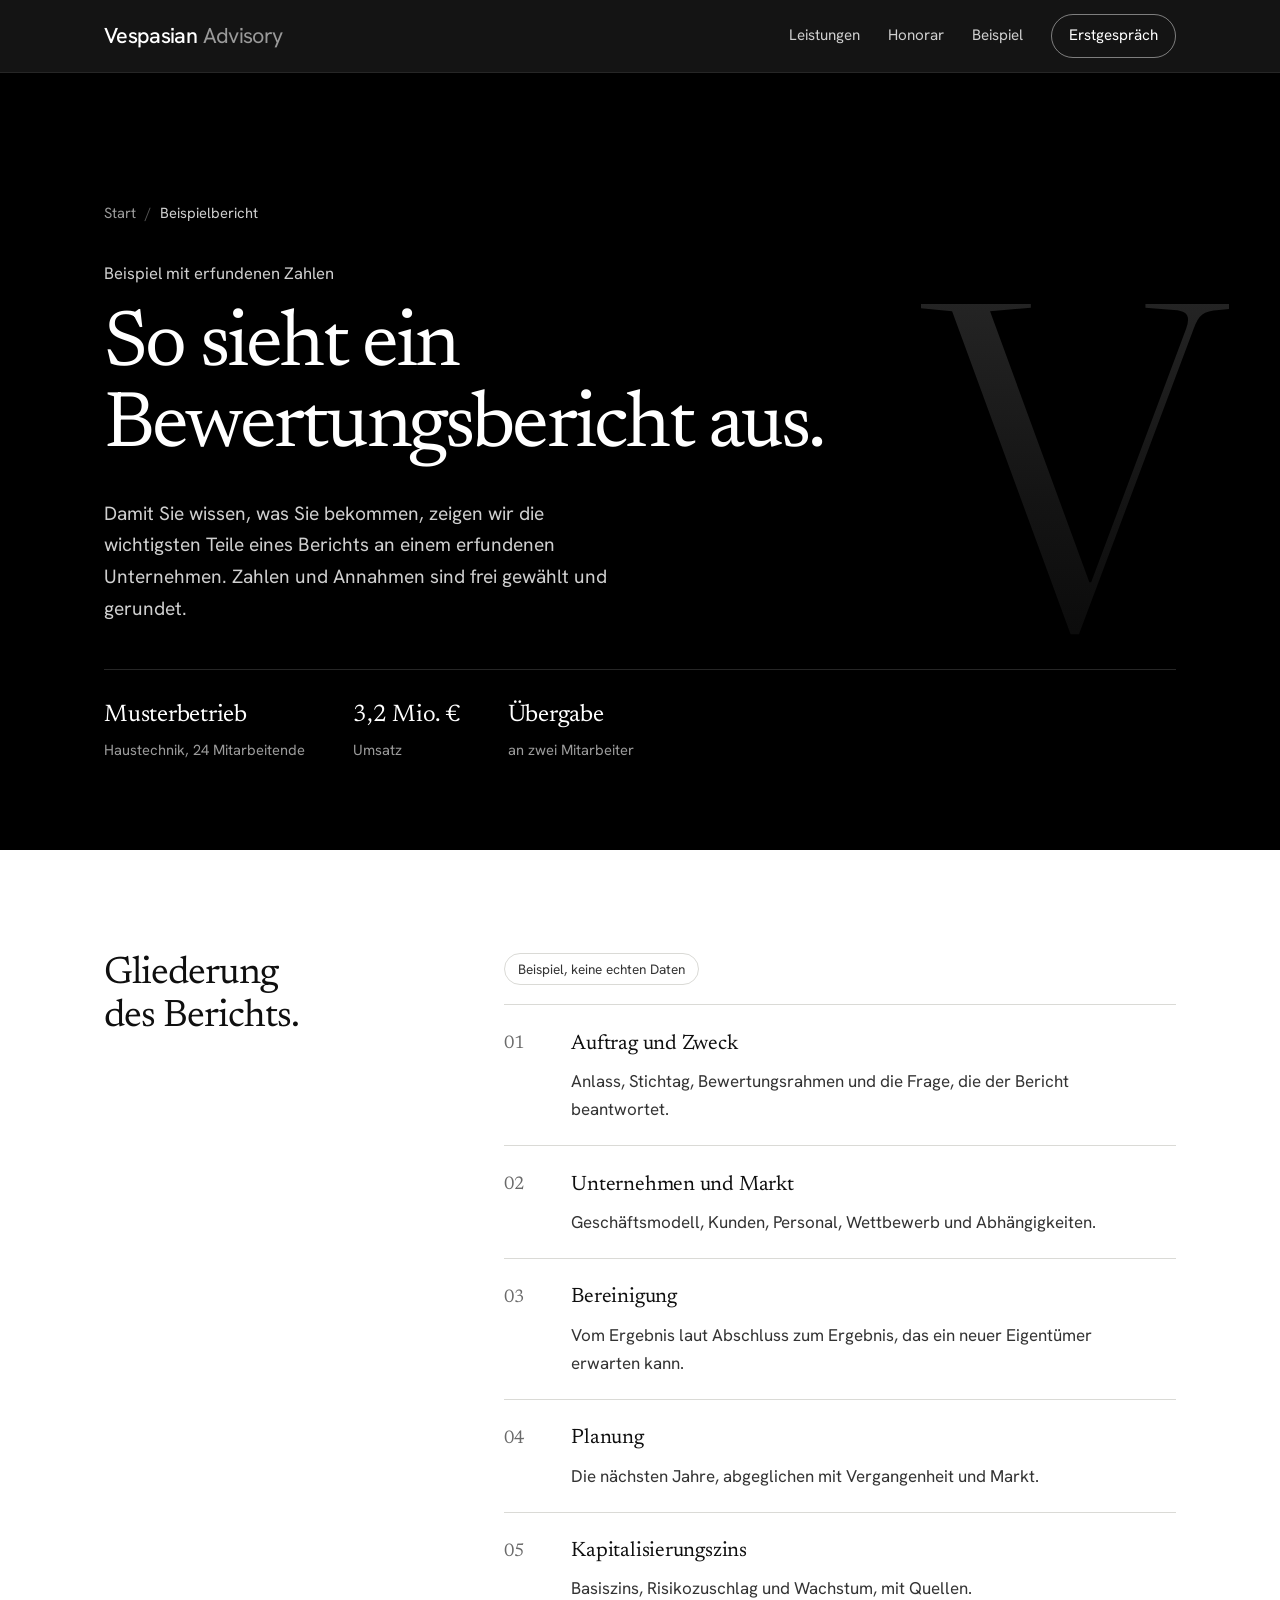
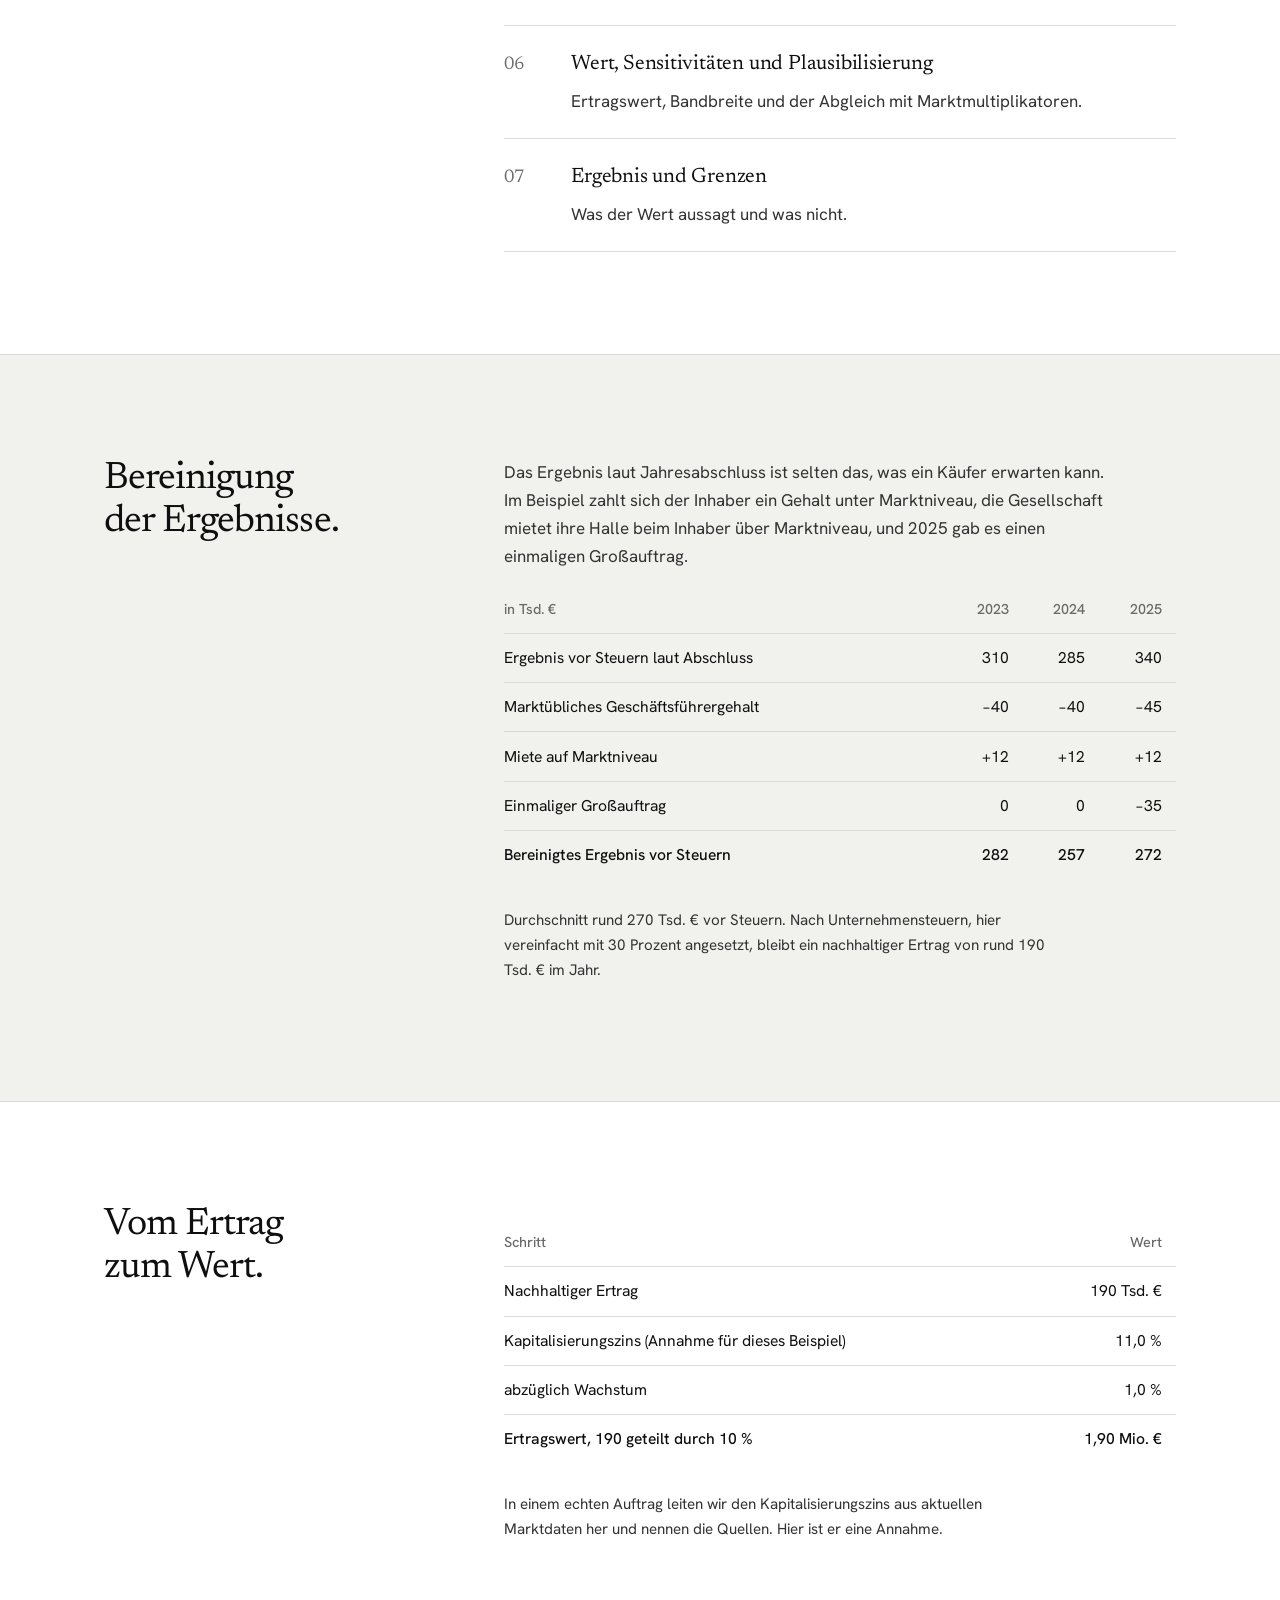
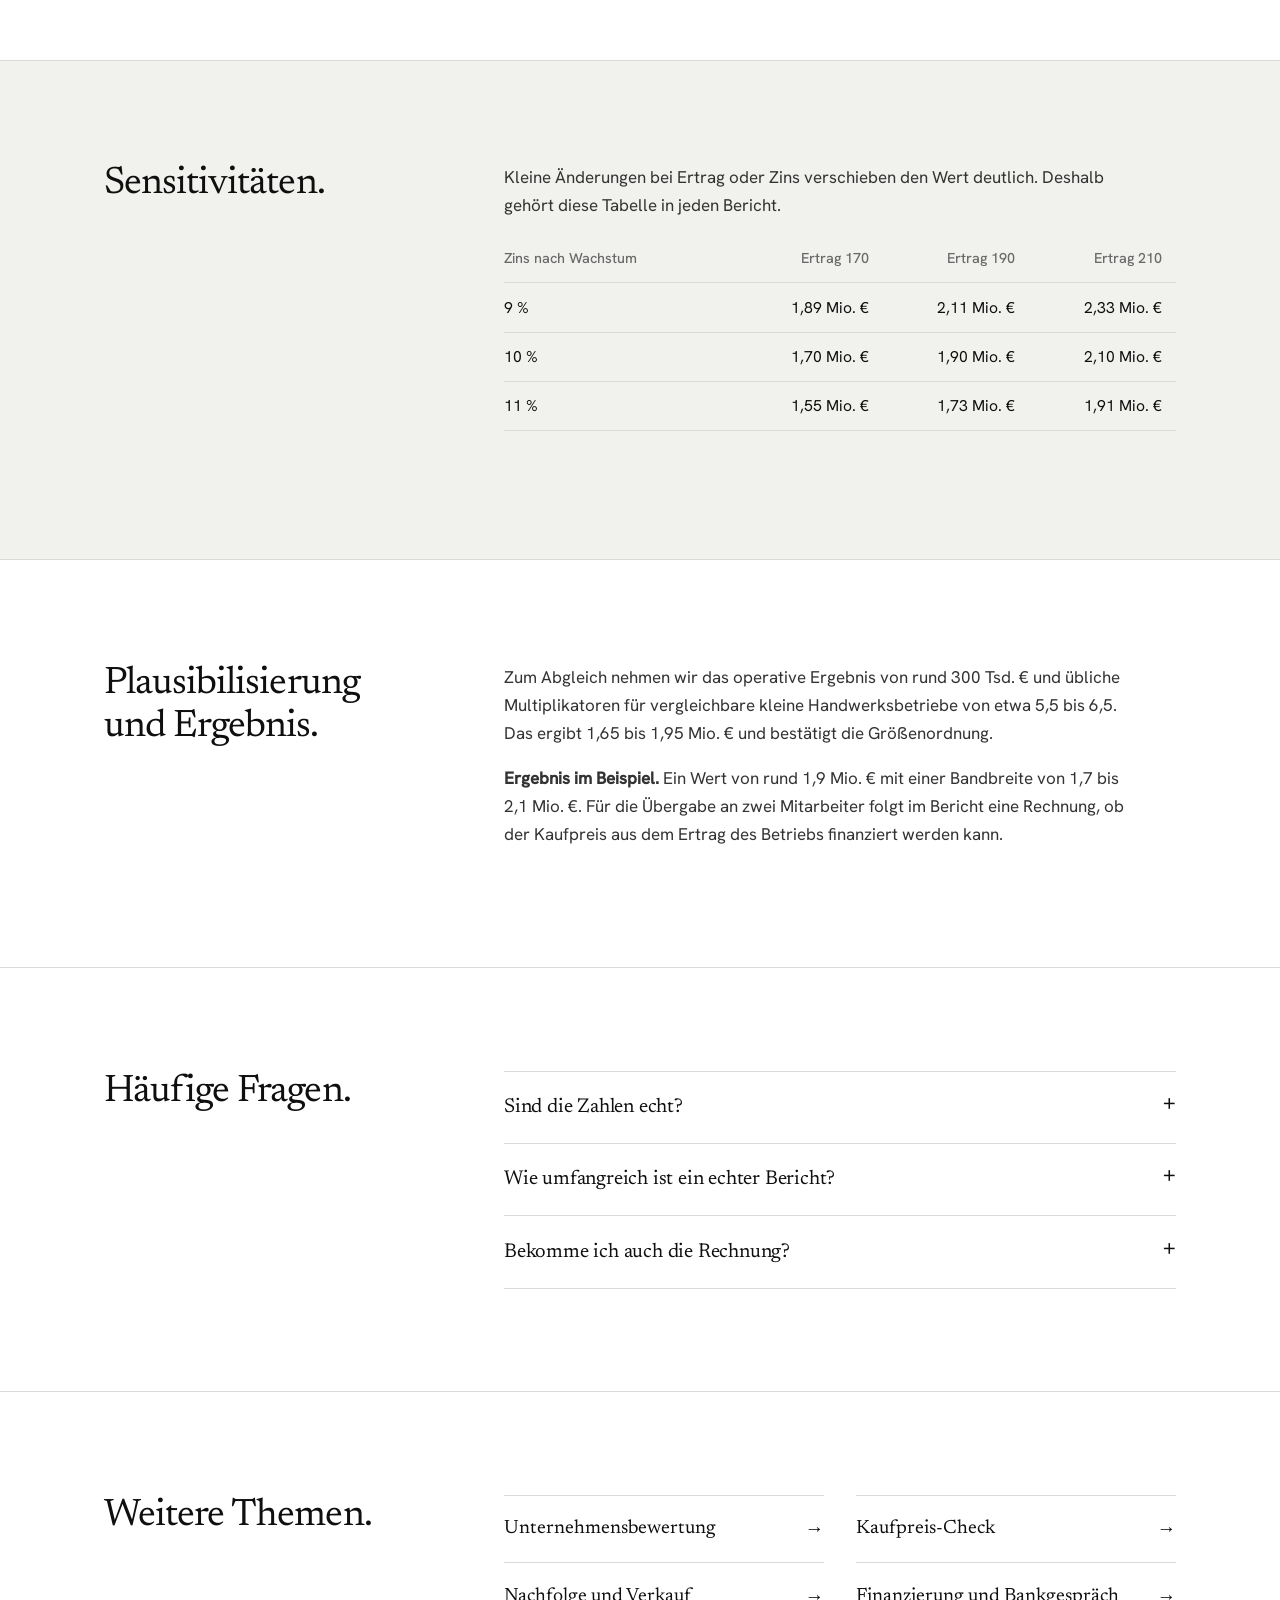
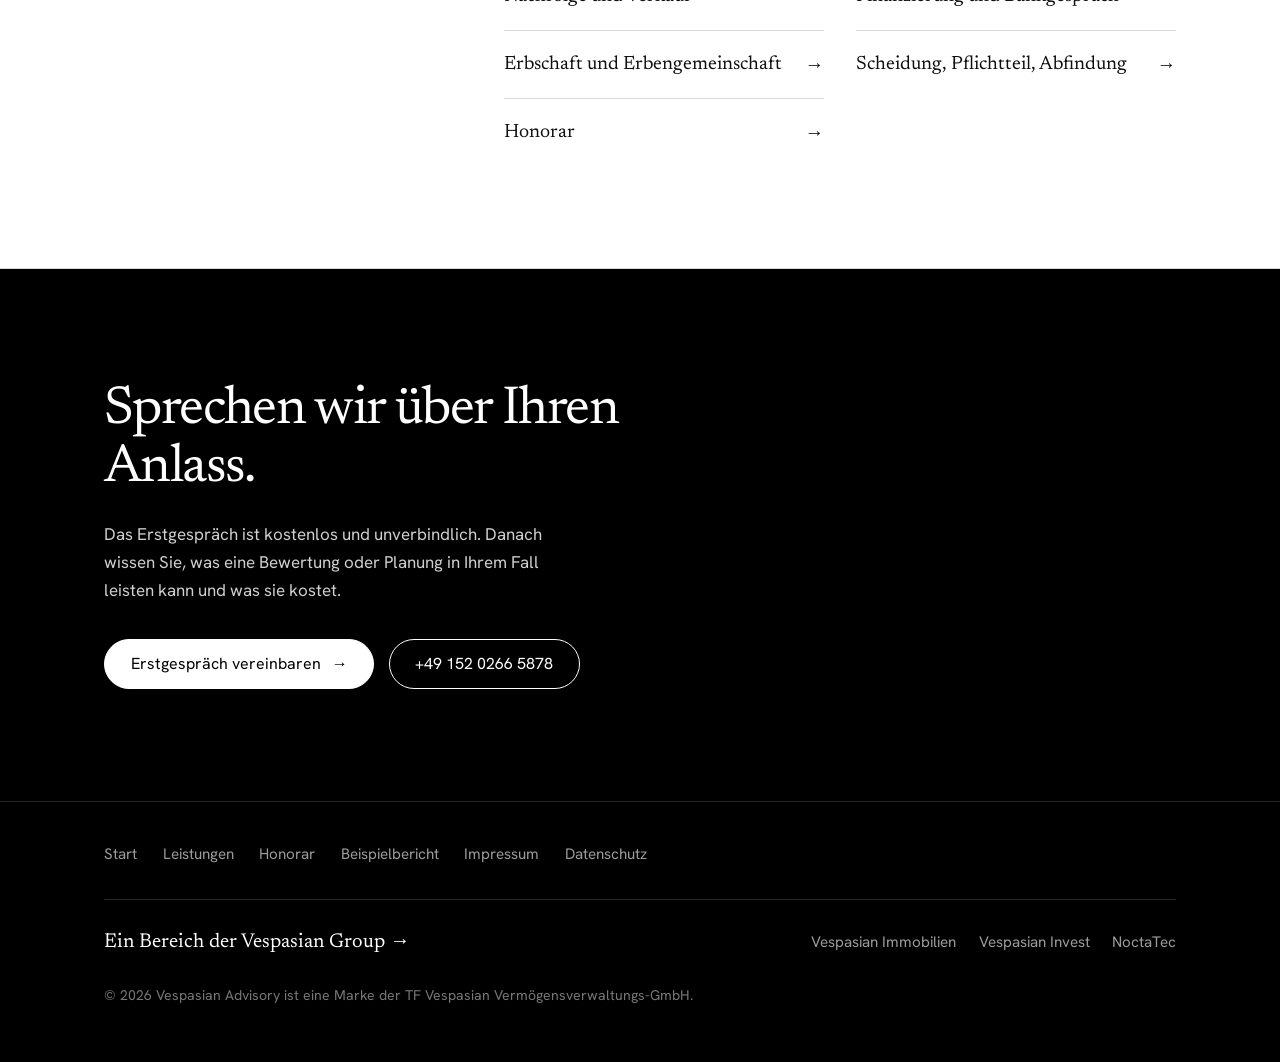
<file: beispiel/index.html>
<!DOCTYPE html>
<html lang="de">
<head>
<meta charset="utf-8">
<meta name="viewport" content="width=device-width, initial-scale=1, viewport-fit=cover">
<title>Beispiel eines Bewertungsberichts | Vespasian Advisory</title>
<meta name="description" content="Wie ein Bewertungsbericht von Vespasian Advisory aufgebaut ist. Gliederung, Bereinigung, Ertragswert, Sensitivitäten und Plausibilisierung an einem Beispiel mit erfundenen Zahlen.">
<meta name="robots" content="index, follow, max-image-preview:large">
<link rel="canonical" href="https://vespasian-advisory.de/beispiel/">
<meta property="og:type" content="article">
<meta property="og:locale" content="de_DE">
<meta property="og:site_name" content="Vespasian Advisory">
<meta property="og:url" content="https://vespasian-advisory.de/beispiel/">
<meta property="og:title" content="Beispiel eines Bewertungsberichts | Vespasian Advisory">
<meta property="og:description" content="Wie ein Bewertungsbericht von Vespasian Advisory aufgebaut ist. Gliederung, Bereinigung, Ertragswert, Sensitivitäten und Plausibilisierung an einem Beispiel mit erfundenen Zahlen.">
<meta property="og:image" content="https://vespasian-advisory.de/og.png">
<meta property="og:image:type" content="image/png">
<meta property="og:image:width" content="1200">
<meta property="og:image:height" content="630">
<meta property="og:image:alt" content="Vespasian Advisory. Den Wert kennen. Sicher entscheiden.">
<meta name="twitter:card" content="summary_large_image">
<meta name="twitter:image" content="https://vespasian-advisory.de/og.png">
<meta name="theme-color" content="#000000">
<link rel="icon" href="/favicon.ico" sizes="48x48">
<link rel="icon" href="/favicon.svg" type="image/svg+xml">
<link rel="icon" href="/favicon-48.png" type="image/png" sizes="48x48">
<link rel="icon" href="/favicon-96.png" type="image/png" sizes="96x96">
<link rel="icon" href="/icon-192.png" type="image/png" sizes="192x192">
<link rel="apple-touch-icon" href="/apple-touch-icon.png" sizes="180x180">
<link rel="manifest" href="/site.webmanifest">
<link rel="preload" href="/fonts/newsreader-400.woff2" as="font" type="font/woff2" crossorigin>
<link rel="preload" href="/fonts/hanken-400.woff2" as="font" type="font/woff2" crossorigin>
<link rel="stylesheet" href="/assets/seite.css">
<script type="application/ld+json">{"@context": "https://schema.org", "@graph": [{"@type": "WebPage", "@id": "https://vespasian-advisory.de/beispiel/", "url": "https://vespasian-advisory.de/beispiel/", "name": "Beispiel eines Bewertungsberichts | Vespasian Advisory", "description": "Wie ein Bewertungsbericht von Vespasian Advisory aufgebaut ist. Gliederung, Bereinigung, Ertragswert, Sensitivitäten und Plausibilisierung an einem Beispiel mit erfundenen Zahlen.", "inLanguage": "de-DE", "isPartOf": {"@type": "WebSite", "url": "https://vespasian-advisory.de/", "name": "Vespasian Advisory"}}, {"@type": "BreadcrumbList", "itemListElement": [{"@type": "ListItem", "position": 1, "name": "Start", "item": "https://vespasian-advisory.de/"}, {"@type": "ListItem", "position": 2, "name": "Beispielbericht", "item": "https://vespasian-advisory.de/beispiel/"}]}, {"@type": "FAQPage", "mainEntity": [{"@type": "Question", "name": "Sind die Zahlen echt?", "acceptedAnswer": {"@type": "Answer", "text": "Nein. Unternehmen, Zahlen und Annahmen sind erfunden und dienen nur der Veranschaulichung."}}, {"@type": "Question", "name": "Wie umfangreich ist ein echter Bericht?", "acceptedAnswer": {"@type": "Answer", "text": "Je nach Unternehmen 20 bis 40 Seiten mit Anhang. Die Werteinschätzung ist deutlich kürzer."}}, {"@type": "Question", "name": "Bekomme ich auch die Rechnung?", "acceptedAnswer": {"@type": "Answer", "text": "Auf Wunsch erhalten Sie das Rechenmodell in Excel, damit Sie Annahmen selbst verändern können."}}]}]}</script>
</head>
<body>
<a class="skip" href="#inhalt">Zum Inhalt springen</a>
<header class="head"><div class="wrap">
  <a class="wordmark" href="/">Vespasian <span>Advisory</span></a>
  <nav aria-label="Hauptnavigation"><a class="navlink" href="/#leistungen">Leistungen</a><a class="navlink" href="/honorar/">Honorar</a><a class="navlink" href="/beispiel/">Beispiel</a><a class="cta" href="/#kontakt">Erstgespräch</a></nav>
</div></header>
<main id="inhalt">
<div class="intro"><div class="wrap">
<p class="crumbs"><a href="/">Start</a><span aria-hidden="true">/</span><span aria-current="page" style="margin:0;color:#cfcfcf">Beispielbericht</span></p>
<p class="kicker">Beispiel mit erfundenen Zahlen</p>
<h1>So sieht ein Bewertungsbericht aus.</h1>
<p class="lead">Damit Sie wissen, was Sie bekommen, zeigen wir die wichtigsten Teile eines Berichts an einem erfundenen Unternehmen. Zahlen und Annahmen sind frei gewählt und gerundet.</p>
<ul class="facts"><li><strong>Musterbetrieb</strong><span>Haustechnik, 24 Mitarbeitende</span></li><li><strong>3,2 Mio. €</strong><span>Umsatz</span></li><li><strong>Übergabe</strong><span>an zwei Mitarbeiter</span></li></ul>
</div></div>
<section class="block"><div class="wrap split"><h2>Gliederung des Berichts.</h2><div class="body"><p class="tag">Beispiel, keine echten Daten</p><ol class="steps"><li><div><h3>Auftrag und Zweck</h3><p>Anlass, Stichtag, Bewertungsrahmen und die Frage, die der Bericht beantwortet.</p></div></li><li><div><h3>Unternehmen und Markt</h3><p>Geschäftsmodell, Kunden, Personal, Wettbewerb und Abhängigkeiten.</p></div></li><li><div><h3>Bereinigung</h3><p>Vom Ergebnis laut Abschluss zum Ergebnis, das ein neuer Eigentümer erwarten kann.</p></div></li><li><div><h3>Planung</h3><p>Die nächsten Jahre, abgeglichen mit Vergangenheit und Markt.</p></div></li><li><div><h3>Kapitalisierungszins</h3><p>Basiszins, Risikozuschlag und Wachstum, mit Quellen.</p></div></li><li><div><h3>Wert, Sensitivitäten und Plausibilisierung</h3><p>Ertragswert, Bandbreite und der Abgleich mit Marktmultiplikatoren.</p></div></li><li><div><h3>Ergebnis und Grenzen</h3><p>Was der Wert aussagt und was nicht.</p></div></li></ol></div></div></section><section class="block grey"><div class="wrap split"><h2>Bereinigung der Ergebnisse.</h2><div class="body"><p>Das Ergebnis laut Jahresabschluss ist selten das, was ein Käufer erwarten kann. Im Beispiel zahlt sich der Inhaber ein Gehalt unter Marktniveau, die Gesellschaft mietet ihre Halle beim Inhaber über Marktniveau, und 2025 gab es einen einmaligen Großauftrag.</p><div class="table-wrap"><table><thead><tr><th class="">in Tsd. €</th><th class="num">2023</th><th class="num">2024</th><th class="num">2025</th></tr></thead><tbody><tr><td class="">Ergebnis vor Steuern laut Abschluss</td><td class="num">310</td><td class="num">285</td><td class="num">340</td></tr><tr><td class="">Marktübliches Geschäftsführergehalt</td><td class="num">−40</td><td class="num">−40</td><td class="num">−45</td></tr><tr><td class="">Miete auf Marktniveau</td><td class="num">+12</td><td class="num">+12</td><td class="num">+12</td></tr><tr><td class="">Einmaliger Großauftrag</td><td class="num">0</td><td class="num">0</td><td class="num">−35</td></tr><tr class="sum"><td class="">Bereinigtes Ergebnis vor Steuern</td><td class="num">282</td><td class="num">257</td><td class="num">272</td></tr></tbody></table></div><p class="note">Durchschnitt rund 270 Tsd. € vor Steuern. Nach Unternehmensteuern, hier vereinfacht mit 30 Prozent angesetzt, bleibt ein nachhaltiger Ertrag von rund 190 Tsd. € im Jahr.</p></div></div></section><section class="block"><div class="wrap split"><h2>Vom Ertrag zum Wert.</h2><div class="body"><div class="table-wrap"><table><thead><tr><th class="">Schritt</th><th class="num">Wert</th></tr></thead><tbody><tr><td class="">Nachhaltiger Ertrag</td><td class="num">190 Tsd. €</td></tr><tr><td class="">Kapitalisierungszins (Annahme für dieses Beispiel)</td><td class="num">11,0 %</td></tr><tr><td class="">abzüglich Wachstum</td><td class="num">1,0 %</td></tr><tr class="sum"><td class="">Ertragswert, 190 geteilt durch 10 %</td><td class="num">1,90 Mio. €</td></tr></tbody></table></div><p class="note">In einem echten Auftrag leiten wir den Kapitalisierungszins aus aktuellen Marktdaten her und nennen die Quellen. Hier ist er eine Annahme.</p></div></div></section><section class="block grey"><div class="wrap split"><h2>Sensitivitäten.</h2><div class="body"><p>Kleine Änderungen bei Ertrag oder Zins verschieben den Wert deutlich. Deshalb gehört diese Tabelle in jeden Bericht.</p><div class="table-wrap"><table><thead><tr><th class="">Zins nach Wachstum</th><th class="num">Ertrag 170</th><th class="num">Ertrag 190</th><th class="num">Ertrag 210</th></tr></thead><tbody><tr><td class="">9 %</td><td class="num">1,89 Mio. €</td><td class="num">2,11 Mio. €</td><td class="num">2,33 Mio. €</td></tr><tr><td class="">10 %</td><td class="num">1,70 Mio. €</td><td class="num">1,90 Mio. €</td><td class="num">2,10 Mio. €</td></tr><tr><td class="">11 %</td><td class="num">1,55 Mio. €</td><td class="num">1,73 Mio. €</td><td class="num">1,91 Mio. €</td></tr></tbody></table></div></div></div></section><section class="block"><div class="wrap split"><h2>Plausibilisierung und Ergebnis.</h2><div class="body"><p>Zum Abgleich nehmen wir das operative Ergebnis von rund 300 Tsd. € und übliche Multiplikatoren für vergleichbare kleine Handwerksbetriebe von etwa 5,5 bis 6,5. Das ergibt 1,65 bis 1,95 Mio. € und bestätigt die Größenordnung.</p><p><b>Ergebnis im Beispiel.</b> Ein Wert von rund 1,9 Mio. € mit einer Bandbreite von 1,7 bis 2,1 Mio. €. Für die Übergabe an zwei Mitarbeiter folgt im Bericht eine Rechnung, ob der Kaufpreis aus dem Ertrag des Betriebs finanziert werden kann.</p></div></div></section>
<section class="block" id="fragen"><div class="wrap split"><h2>Häufige Fragen.</h2><div class="body"><div class="faq"><details><summary>Sind die Zahlen echt?</summary><p>Nein. Unternehmen, Zahlen und Annahmen sind erfunden und dienen nur der Veranschaulichung.</p></details><details><summary>Wie umfangreich ist ein echter Bericht?</summary><p>Je nach Unternehmen 20 bis 40 Seiten mit Anhang. Die Werteinschätzung ist deutlich kürzer.</p></details><details><summary>Bekomme ich auch die Rechnung?</summary><p>Auf Wunsch erhalten Sie das Rechenmodell in Excel, damit Sie Annahmen selbst verändern können.</p></details></div></div></div></section>
<section class="block"><div class="wrap split"><h2>Weitere Themen.</h2><div class="more"><a href="/leistungen/unternehmensbewertung/">Unternehmensbewertung<span aria-hidden="true">→</span></a><a href="/leistungen/kaufpreis-check/">Kaufpreis-Check<span aria-hidden="true">→</span></a><a href="/leistungen/nachfolge-und-verkauf/">Nachfolge und Verkauf<span aria-hidden="true">→</span></a><a href="/leistungen/finanzierung-und-bankgespraech/">Finanzierung und Bankgespräch<span aria-hidden="true">→</span></a><a href="/leistungen/erbschaft-und-erbengemeinschaft/">Erbschaft und Erbengemeinschaft<span aria-hidden="true">→</span></a><a href="/leistungen/scheidung-und-pflichtteil/">Scheidung, Pflichtteil, Abfindung<span aria-hidden="true">→</span></a><a href="/honorar/">Honorar<span aria-hidden="true">→</span></a></div></div></section>
<section class="close"><div class="wrap">
<h2>Sprechen wir über Ihren Anlass.</h2>
<p>Das Erstgespräch ist kostenlos und unverbindlich. Danach wissen Sie, was eine Bewertung oder Planung in Ihrem Fall leisten kann und was sie kostet.</p>
<div class="btns"><a class="btn fill" href="/#kontakt">Erstgespräch vereinbaren <span aria-hidden="true">→</span></a><a class="btn ghost" href="tel:+4915202665878">+49 152 0266 5878</a></div>
</div></section>
</main>
<footer><div class="wrap">
<div class="links"><a href="/">Start</a><a href="/#leistungen">Leistungen</a><a href="/honorar/">Honorar</a><a href="/beispiel/">Beispielbericht</a><a href="/#impressum">Impressum</a><a href="/#datenschutz">Datenschutz</a></div>
<div class="group-strip"><a class="gs-main" href="https://vespasian-group.de">Ein Bereich der Vespasian Group <span aria-hidden="true">→</span></a><span class="gs-links"><a href="https://www.vespasian-immobilien.de">Vespasian Immobilien</a><a href="https://vespasian-invest.de">Vespasian Invest</a><a href="https://www.noctatec.de">NoctaTec</a></span></div>
<p class="bottom">© 2026 Vespasian Advisory ist eine Marke der TF Vespasian Vermögensverwaltungs-GmbH.</p>
</div></footer>
<!-- Zähler ohne Cookies: nur Tagessummen je Seite, siehe Datenschutz -->
<script>
(function(){
  if (!navigator.sendBeacon || navigator.doNotTrack === '1' || window.doNotTrack === '1') return;
  var rf = 'direkt'; try { if (document.referrer) { var ru = new URL(document.referrer).hostname.replace(/^www\./, ''); rf = ru === location.hostname.replace(/^www\./, '') ? 'intern' : ru; } } catch (e) {}
  var E = '/z/e', p = location.pathname, c = decodeURIComponent((location.search.match(/[?&]utm_campaign=([^&#]*)/) || [])[1] || ''), vis = 0, seit = document.visibilityState === 'visible' ? Date.now() : 0, tief = 0, fertig = false, schon = {};
  function senden(o) { o.p = p; if (c) o.c = c; try { navigator.sendBeacon(E, JSON.stringify(o)); } catch (e) {} }
  function tiefe() { var h = document.documentElement, m = h.scrollHeight - h.clientHeight, y = window.pageYOffset || h.scrollTop || 0; var v = m > 0 ? Math.round((y + 1) / m * 100) : 100; if (v > tief) tief = v; }
  function zeit() { if (seit) { vis += Date.now() - seit; seit = 0; } }
  function ende() { zeit(); if (fertig) return; fertig = true; tiefe(); senden({ k: 'v', t: vis / 1000, s: tief, m: window.matchMedia('(max-width: 700px)').matches ? 1 : 0, r: rf, l: navigator.language || '' }); }
  function ereignis(art, text) { var k = art + '|' + text; if (schon[k]) return; schon[k] = 1; senden({ k: 'e', e: art, l: String(text || '').replace(/\s+/g, ' ').trim().slice(0, 60) }); }
  window.addEventListener('scroll', tiefe, { passive: true });
  document.addEventListener('visibilitychange', function () { if (document.visibilityState === 'hidden') ende(); else if (!seit) seit = Date.now(); });
  window.addEventListener('pagehide', ende);
  document.addEventListener('click', function (e) {
    var a = e.target.closest && e.target.closest('a, button, summary, [data-z]'); if (!a) return;
    var h = a.getAttribute('href') || '', t = a.getAttribute('data-z') || a.getAttribute('aria-label') || a.textContent || '';
    if (a.tagName === 'SUMMARY') return ereignis('Aufgeklappt', t);
    if (/^mailto:/i.test(h) || /email-protection/.test(h)) return ereignis('E-Mail', t);
    if (/^tel:/i.test(h)) return ereignis('Telefon', t);
    if (/wa\.me|whatsapp/i.test(h)) return ereignis('WhatsApp', t);
    if (/cal\.(eu|com)/i.test(h)) return ereignis('Termin', t);
    if (/^https?:/i.test(h) && a.hostname && a.hostname.replace(/^www\./, '') !== location.hostname.replace(/^www\./, '')) return ereignis('Externer Link', a.hostname.replace(/^www\./, ''));
    if (a.tagName === 'BUTTON' || /\bbtn\b/.test(a.className) || a.hasAttribute('data-z')) return ereignis('Schaltfläche', t);
  }, true);
  document.addEventListener('submit', function (e) { ereignis('Formular', e.target.getAttribute('aria-label') || e.target.id || 'Formular'); }, true);
  Array.prototype.forEach.call(document.querySelectorAll('video'), function (v) { v.addEventListener('play', function () { ereignis('Video', v.id || 'Video'); }, { once: true }); });
  var r = document.getElementById('rechner'); if (r) r.addEventListener('input', function () { ereignis('Rechner', 'Werte geändert'); }, { once: true });
})();
</script>
</body>
</html>
</file>
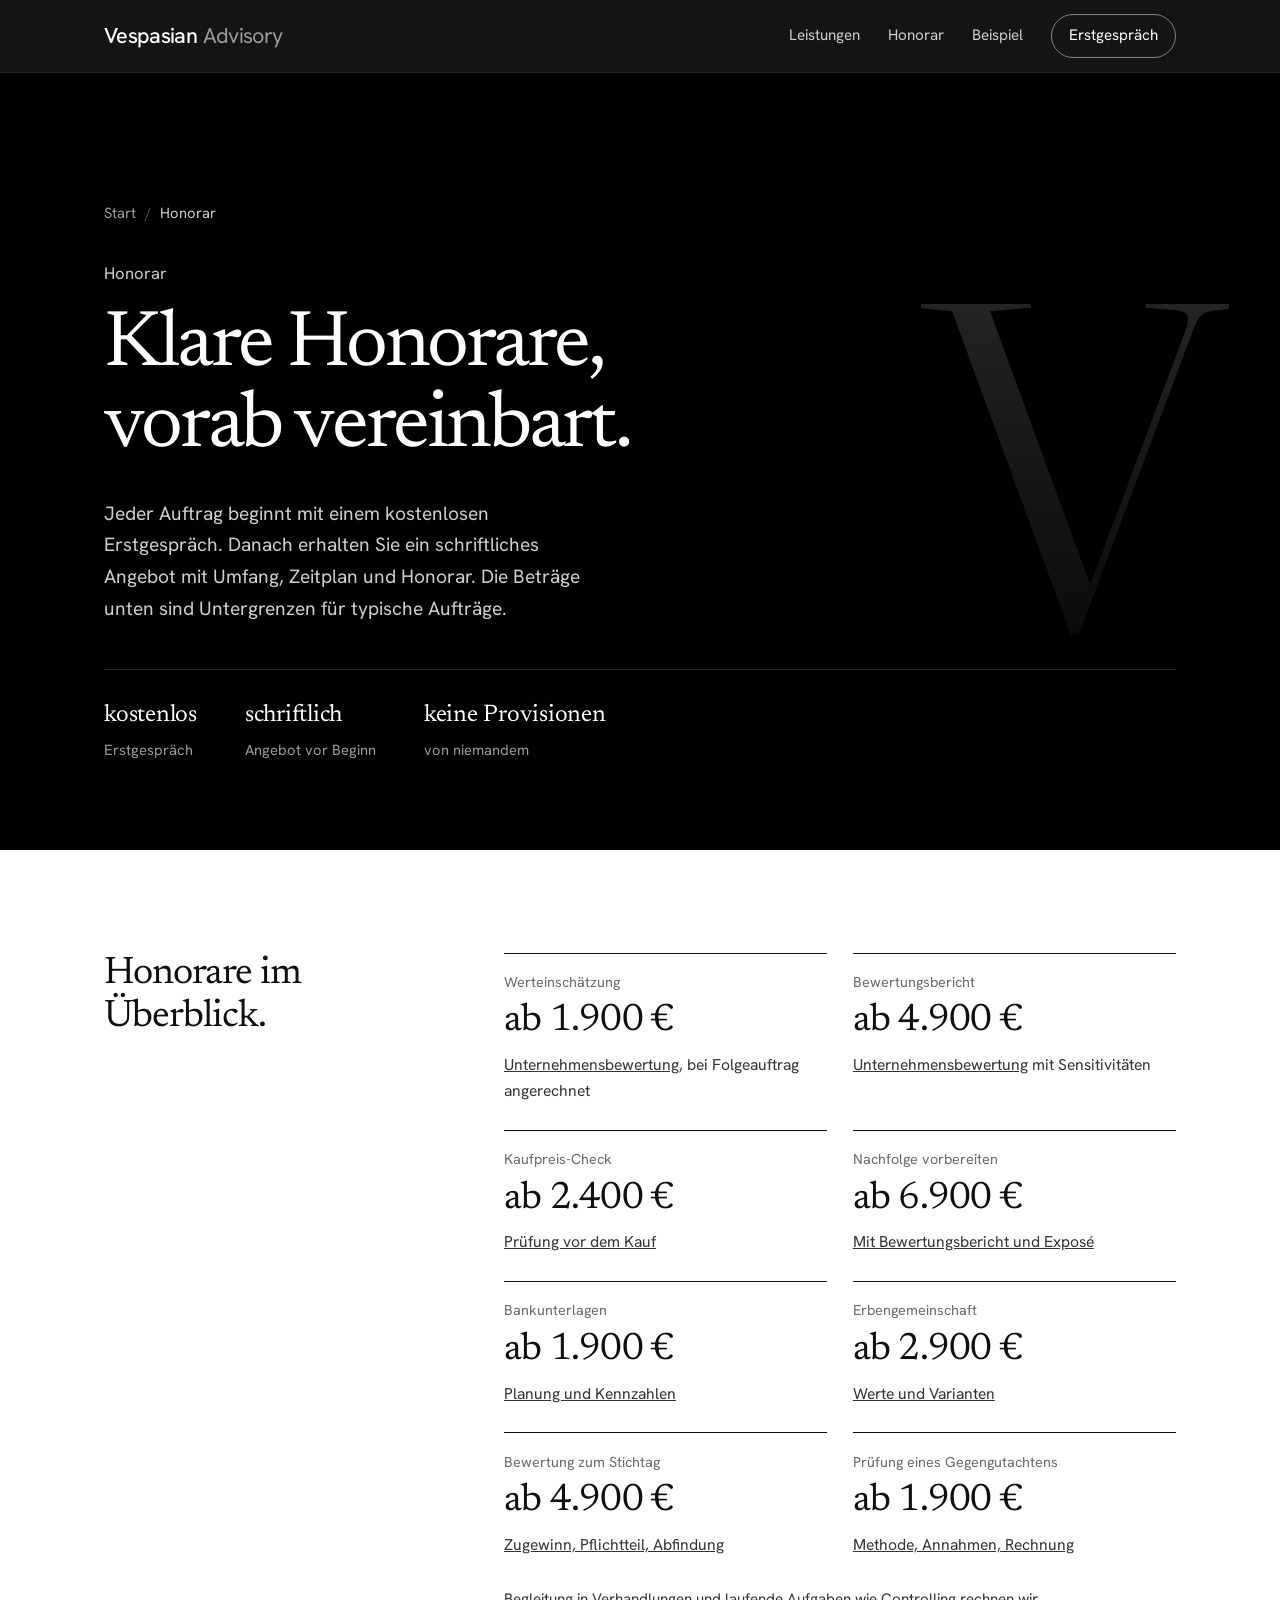
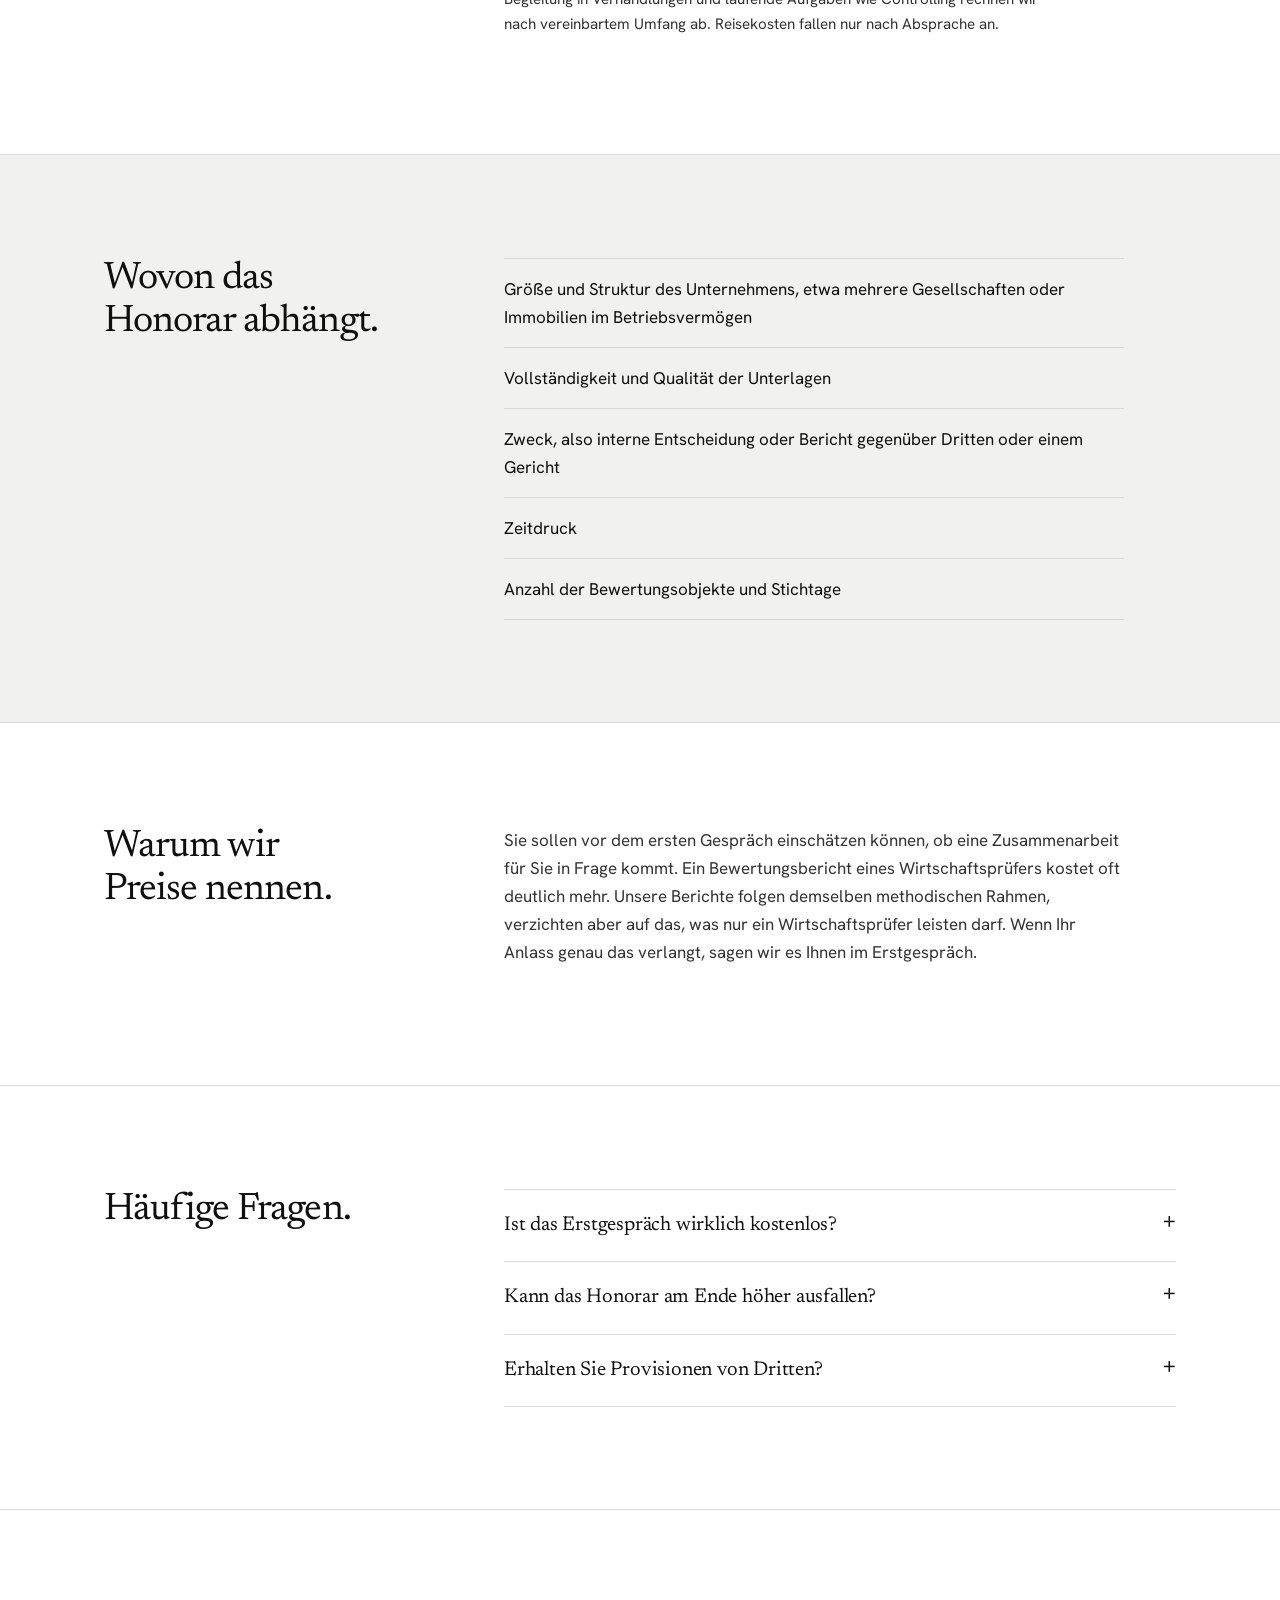
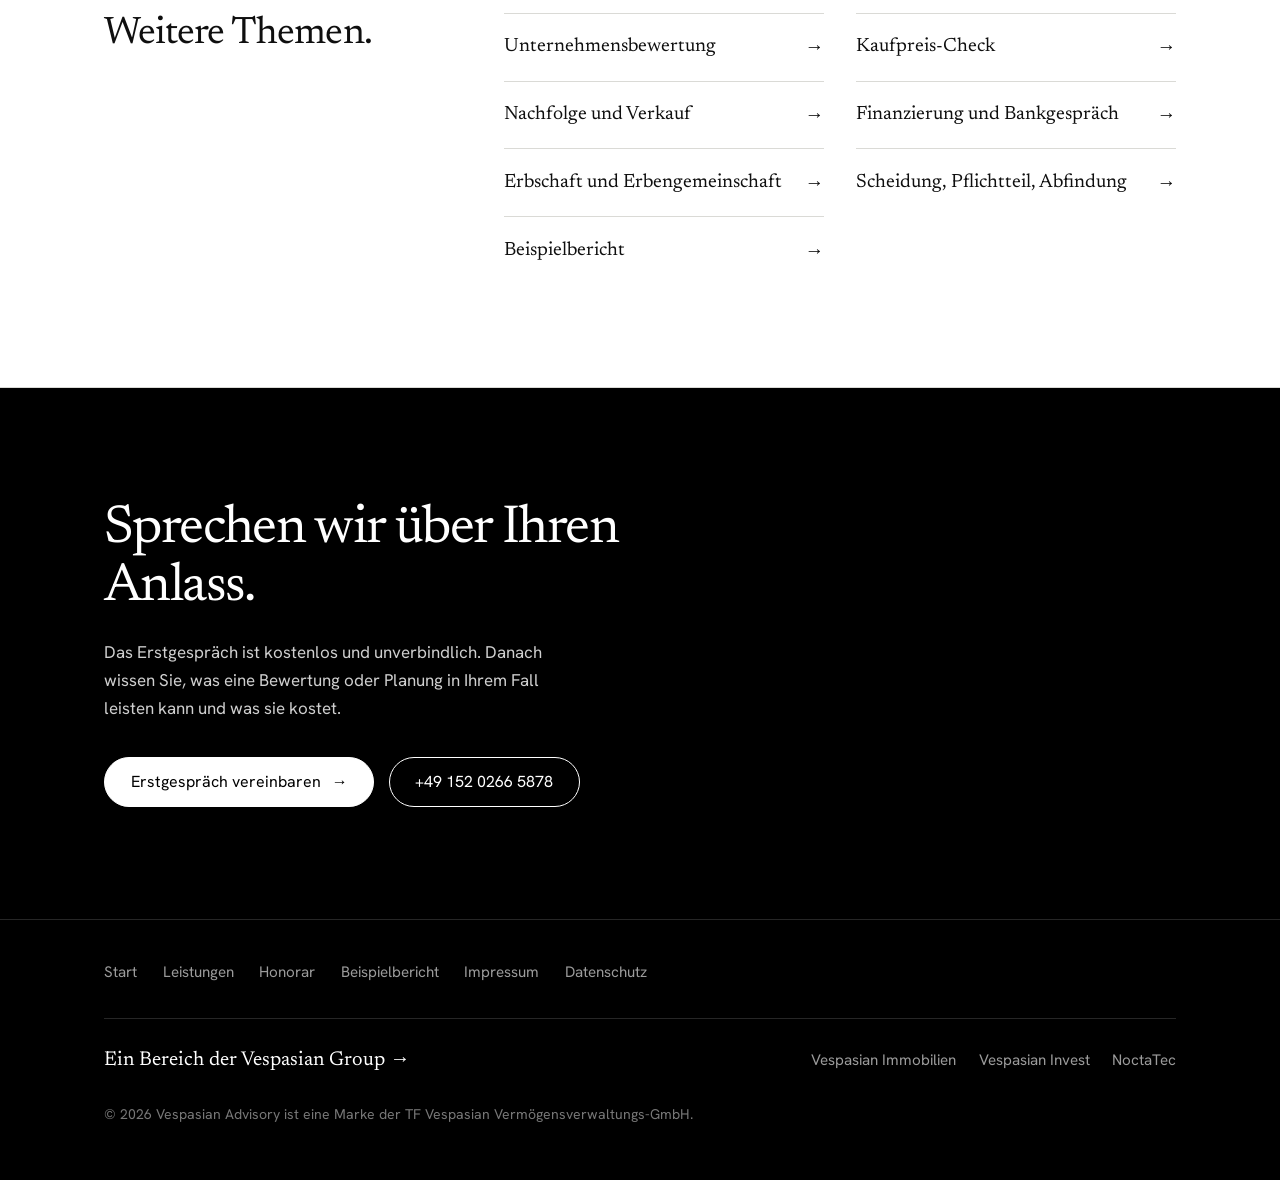
<file: honorar/index.html>
<!DOCTYPE html>
<html lang="de">
<head>
<meta charset="utf-8">
<meta name="viewport" content="width=device-width, initial-scale=1, viewport-fit=cover">
<title>Honorare für Bewertung und Beratung | Vespasian Advisory</title>
<meta name="description" content="Honorare von Vespasian Advisory für Unternehmensbewertung, Kaufpreis-Check, Nachfolge, Finanzierung, Erbengemeinschaft und Bewertungen für Anwälte.">
<meta name="robots" content="index, follow, max-image-preview:large">
<link rel="canonical" href="https://vespasian-advisory.de/honorar/">
<meta property="og:type" content="article">
<meta property="og:locale" content="de_DE">
<meta property="og:site_name" content="Vespasian Advisory">
<meta property="og:url" content="https://vespasian-advisory.de/honorar/">
<meta property="og:title" content="Honorare für Bewertung und Beratung | Vespasian Advisory">
<meta property="og:description" content="Honorare von Vespasian Advisory für Unternehmensbewertung, Kaufpreis-Check, Nachfolge, Finanzierung, Erbengemeinschaft und Bewertungen für Anwälte.">
<meta property="og:image" content="https://vespasian-advisory.de/og.png">
<meta property="og:image:type" content="image/png">
<meta property="og:image:width" content="1200">
<meta property="og:image:height" content="630">
<meta property="og:image:alt" content="Vespasian Advisory. Den Wert kennen. Sicher entscheiden.">
<meta name="twitter:card" content="summary_large_image">
<meta name="twitter:image" content="https://vespasian-advisory.de/og.png">
<meta name="theme-color" content="#000000">
<link rel="icon" href="/favicon.ico" sizes="48x48">
<link rel="icon" href="/favicon.svg" type="image/svg+xml">
<link rel="icon" href="/favicon-48.png" type="image/png" sizes="48x48">
<link rel="icon" href="/favicon-96.png" type="image/png" sizes="96x96">
<link rel="icon" href="/icon-192.png" type="image/png" sizes="192x192">
<link rel="apple-touch-icon" href="/apple-touch-icon.png" sizes="180x180">
<link rel="manifest" href="/site.webmanifest">
<link rel="preload" href="/fonts/newsreader-400.woff2" as="font" type="font/woff2" crossorigin>
<link rel="preload" href="/fonts/hanken-400.woff2" as="font" type="font/woff2" crossorigin>
<link rel="stylesheet" href="/assets/seite.css">
<script type="application/ld+json">{"@context": "https://schema.org", "@graph": [{"@type": "WebPage", "@id": "https://vespasian-advisory.de/honorar/", "url": "https://vespasian-advisory.de/honorar/", "name": "Honorare für Bewertung und Beratung | Vespasian Advisory", "description": "Honorare von Vespasian Advisory für Unternehmensbewertung, Kaufpreis-Check, Nachfolge, Finanzierung, Erbengemeinschaft und Bewertungen für Anwälte.", "inLanguage": "de-DE", "isPartOf": {"@type": "WebSite", "url": "https://vespasian-advisory.de/", "name": "Vespasian Advisory"}}, {"@type": "BreadcrumbList", "itemListElement": [{"@type": "ListItem", "position": 1, "name": "Start", "item": "https://vespasian-advisory.de/"}, {"@type": "ListItem", "position": 2, "name": "Honorar", "item": "https://vespasian-advisory.de/honorar/"}]}, {"@type": "FAQPage", "mainEntity": [{"@type": "Question", "name": "Ist das Erstgespräch wirklich kostenlos?", "acceptedAnswer": {"@type": "Answer", "text": "Ja. Es dient dazu, Anlass und Umfang zu klären. Ob Sie danach beauftragen, entscheiden Sie in Ruhe."}}, {"@type": "Question", "name": "Kann das Honorar am Ende höher ausfallen?", "acceptedAnswer": {"@type": "Answer", "text": "Nur wenn sich der Umfang ändert und Sie vorher zustimmen. Ohne Ihre Zustimmung bleibt es beim Angebot."}}, {"@type": "Question", "name": "Erhalten Sie Provisionen von Dritten?", "acceptedAnswer": {"@type": "Answer", "text": "Nein, von niemandem. Wir verkaufen keine Finanzprodukte und vermitteln keine Kredite oder Unternehmen."}}]}]}</script>
</head>
<body>
<a class="skip" href="#inhalt">Zum Inhalt springen</a>
<header class="head"><div class="wrap">
  <a class="wordmark" href="/">Vespasian <span>Advisory</span></a>
  <nav aria-label="Hauptnavigation"><a class="navlink" href="/#leistungen">Leistungen</a><a class="navlink" href="/honorar/">Honorar</a><a class="navlink" href="/beispiel/">Beispiel</a><a class="cta" href="/#kontakt">Erstgespräch</a></nav>
</div></header>
<main id="inhalt">
<div class="intro"><div class="wrap">
<p class="crumbs"><a href="/">Start</a><span aria-hidden="true">/</span><span aria-current="page" style="margin:0;color:#cfcfcf">Honorar</span></p>
<p class="kicker">Honorar</p>
<h1>Klare Honorare, vorab vereinbart.</h1>
<p class="lead">Jeder Auftrag beginnt mit einem kostenlosen Erstgespräch. Danach erhalten Sie ein schriftliches Angebot mit Umfang, Zeitplan und Honorar. Die Beträge unten sind Untergrenzen für typische Aufträge.</p>
<ul class="facts"><li><strong>kostenlos</strong><span>Erstgespräch</span></li><li><strong>schriftlich</strong><span>Angebot vor Beginn</span></li><li><strong>keine Provisionen</strong><span>von niemandem</span></li></ul>
</div></div>
<section class="block"><div class="wrap split"><h2>Honorare im Überblick.</h2><div class="body"><div class="fee"><div><small>Werteinschätzung</small><strong>ab 1.900 €</strong><p><a href="/leistungen/unternehmensbewertung/">Unternehmensbewertung</a>, bei Folgeauftrag angerechnet</p></div><div><small>Bewertungsbericht</small><strong>ab 4.900 €</strong><p><a href="/leistungen/unternehmensbewertung/">Unternehmensbewertung</a> mit Sensitivitäten</p></div><div><small>Kaufpreis-Check</small><strong>ab 2.400 €</strong><p><a href="/leistungen/kaufpreis-check/">Prüfung vor dem Kauf</a></p></div><div><small>Nachfolge vorbereiten</small><strong>ab 6.900 €</strong><p><a href="/leistungen/nachfolge-und-verkauf/">Mit Bewertungsbericht und Exposé</a></p></div><div><small>Bankunterlagen</small><strong>ab 1.900 €</strong><p><a href="/leistungen/finanzierung-und-bankgespraech/">Planung und Kennzahlen</a></p></div><div><small>Erbengemeinschaft</small><strong>ab 2.900 €</strong><p><a href="/leistungen/erbschaft-und-erbengemeinschaft/">Werte und Varianten</a></p></div><div><small>Bewertung zum Stichtag</small><strong>ab 4.900 €</strong><p><a href="/leistungen/scheidung-und-pflichtteil/">Zugewinn, Pflichtteil, Abfindung</a></p></div><div><small>Prüfung eines Gegengutachtens</small><strong>ab 1.900 €</strong><p><a href="/leistungen/scheidung-und-pflichtteil/">Methode, Annahmen, Rechnung</a></p></div></div><p class="note">Begleitung in Verhandlungen und laufende Aufgaben wie Controlling rechnen wir nach vereinbartem Umfang ab. Reisekosten fallen nur nach Absprache an.</p></div></div></section><section class="block grey"><div class="wrap split"><h2>Wovon das Honorar abhängt.</h2><div class="body"><ul class="list"><li>Größe und Struktur des Unternehmens, etwa mehrere Gesellschaften oder Immobilien im Betriebsvermögen</li><li>Vollständigkeit und Qualität der Unterlagen</li><li>Zweck, also interne Entscheidung oder Bericht gegenüber Dritten oder einem Gericht</li><li>Zeitdruck</li><li>Anzahl der Bewertungsobjekte und Stichtage</li></ul></div></div></section><section class="block"><div class="wrap split"><h2>Warum wir Preise nennen.</h2><div class="body"><p>Sie sollen vor dem ersten Gespräch einschätzen können, ob eine Zusammenarbeit für Sie in Frage kommt. Ein Bewertungsbericht eines Wirtschaftsprüfers kostet oft deutlich mehr. Unsere Berichte folgen demselben methodischen Rahmen, verzichten aber auf das, was nur ein Wirtschaftsprüfer leisten darf. Wenn Ihr Anlass genau das verlangt, sagen wir es Ihnen im Erstgespräch.</p></div></div></section>
<section class="block" id="fragen"><div class="wrap split"><h2>Häufige Fragen.</h2><div class="body"><div class="faq"><details><summary>Ist das Erstgespräch wirklich kostenlos?</summary><p>Ja. Es dient dazu, Anlass und Umfang zu klären. Ob Sie danach beauftragen, entscheiden Sie in Ruhe.</p></details><details><summary>Kann das Honorar am Ende höher ausfallen?</summary><p>Nur wenn sich der Umfang ändert und Sie vorher zustimmen. Ohne Ihre Zustimmung bleibt es beim Angebot.</p></details><details><summary>Erhalten Sie Provisionen von Dritten?</summary><p>Nein, von niemandem. Wir verkaufen keine Finanzprodukte und vermitteln keine Kredite oder Unternehmen.</p></details></div></div></div></section>
<section class="block"><div class="wrap split"><h2>Weitere Themen.</h2><div class="more"><a href="/leistungen/unternehmensbewertung/">Unternehmensbewertung<span aria-hidden="true">→</span></a><a href="/leistungen/kaufpreis-check/">Kaufpreis-Check<span aria-hidden="true">→</span></a><a href="/leistungen/nachfolge-und-verkauf/">Nachfolge und Verkauf<span aria-hidden="true">→</span></a><a href="/leistungen/finanzierung-und-bankgespraech/">Finanzierung und Bankgespräch<span aria-hidden="true">→</span></a><a href="/leistungen/erbschaft-und-erbengemeinschaft/">Erbschaft und Erbengemeinschaft<span aria-hidden="true">→</span></a><a href="/leistungen/scheidung-und-pflichtteil/">Scheidung, Pflichtteil, Abfindung<span aria-hidden="true">→</span></a><a href="/beispiel/">Beispielbericht<span aria-hidden="true">→</span></a></div></div></section>
<section class="close"><div class="wrap">
<h2>Sprechen wir über Ihren Anlass.</h2>
<p>Das Erstgespräch ist kostenlos und unverbindlich. Danach wissen Sie, was eine Bewertung oder Planung in Ihrem Fall leisten kann und was sie kostet.</p>
<div class="btns"><a class="btn fill" href="/#kontakt">Erstgespräch vereinbaren <span aria-hidden="true">→</span></a><a class="btn ghost" href="tel:+4915202665878">+49 152 0266 5878</a></div>
</div></section>
</main>
<footer><div class="wrap">
<div class="links"><a href="/">Start</a><a href="/#leistungen">Leistungen</a><a href="/honorar/">Honorar</a><a href="/beispiel/">Beispielbericht</a><a href="/#impressum">Impressum</a><a href="/#datenschutz">Datenschutz</a></div>
<div class="group-strip"><a class="gs-main" href="https://vespasian-group.de">Ein Bereich der Vespasian Group <span aria-hidden="true">→</span></a><span class="gs-links"><a href="https://www.vespasian-immobilien.de">Vespasian Immobilien</a><a href="https://vespasian-invest.de">Vespasian Invest</a><a href="https://www.noctatec.de">NoctaTec</a></span></div>
<p class="bottom">© 2026 Vespasian Advisory ist eine Marke der TF Vespasian Vermögensverwaltungs-GmbH.</p>
</div></footer>
<!-- Zähler ohne Cookies: nur Tagessummen je Seite, siehe Datenschutz -->
<script>
(function(){
  if (!navigator.sendBeacon || navigator.doNotTrack === '1' || window.doNotTrack === '1') return;
  var rf = 'direkt'; try { if (document.referrer) { var ru = new URL(document.referrer).hostname.replace(/^www\./, ''); rf = ru === location.hostname.replace(/^www\./, '') ? 'intern' : ru; } } catch (e) {}
  var E = '/z/e', p = location.pathname, c = decodeURIComponent((location.search.match(/[?&]utm_campaign=([^&#]*)/) || [])[1] || ''), vis = 0, seit = document.visibilityState === 'visible' ? Date.now() : 0, tief = 0, fertig = false, schon = {};
  function senden(o) { o.p = p; if (c) o.c = c; try { navigator.sendBeacon(E, JSON.stringify(o)); } catch (e) {} }
  function tiefe() { var h = document.documentElement, m = h.scrollHeight - h.clientHeight, y = window.pageYOffset || h.scrollTop || 0; var v = m > 0 ? Math.round((y + 1) / m * 100) : 100; if (v > tief) tief = v; }
  function zeit() { if (seit) { vis += Date.now() - seit; seit = 0; } }
  function ende() { zeit(); if (fertig) return; fertig = true; tiefe(); senden({ k: 'v', t: vis / 1000, s: tief, m: window.matchMedia('(max-width: 700px)').matches ? 1 : 0, r: rf, l: navigator.language || '' }); }
  function ereignis(art, text) { var k = art + '|' + text; if (schon[k]) return; schon[k] = 1; senden({ k: 'e', e: art, l: String(text || '').replace(/\s+/g, ' ').trim().slice(0, 60) }); }
  window.addEventListener('scroll', tiefe, { passive: true });
  document.addEventListener('visibilitychange', function () { if (document.visibilityState === 'hidden') ende(); else if (!seit) seit = Date.now(); });
  window.addEventListener('pagehide', ende);
  document.addEventListener('click', function (e) {
    var a = e.target.closest && e.target.closest('a, button, summary, [data-z]'); if (!a) return;
    var h = a.getAttribute('href') || '', t = a.getAttribute('data-z') || a.getAttribute('aria-label') || a.textContent || '';
    if (a.tagName === 'SUMMARY') return ereignis('Aufgeklappt', t);
    if (/^mailto:/i.test(h) || /email-protection/.test(h)) return ereignis('E-Mail', t);
    if (/^tel:/i.test(h)) return ereignis('Telefon', t);
    if (/wa\.me|whatsapp/i.test(h)) return ereignis('WhatsApp', t);
    if (/cal\.(eu|com)/i.test(h)) return ereignis('Termin', t);
    if (/^https?:/i.test(h) && a.hostname && a.hostname.replace(/^www\./, '') !== location.hostname.replace(/^www\./, '')) return ereignis('Externer Link', a.hostname.replace(/^www\./, ''));
    if (a.tagName === 'BUTTON' || /\bbtn\b/.test(a.className) || a.hasAttribute('data-z')) return ereignis('Schaltfläche', t);
  }, true);
  document.addEventListener('submit', function (e) { ereignis('Formular', e.target.getAttribute('aria-label') || e.target.id || 'Formular'); }, true);
  Array.prototype.forEach.call(document.querySelectorAll('video'), function (v) { v.addEventListener('play', function () { ereignis('Video', v.id || 'Video'); }, { once: true }); });
  var r = document.getElementById('rechner'); if (r) r.addEventListener('input', function () { ereignis('Rechner', 'Werte geändert'); }, { once: true });
})();
</script>
</body>
</html>
</file>
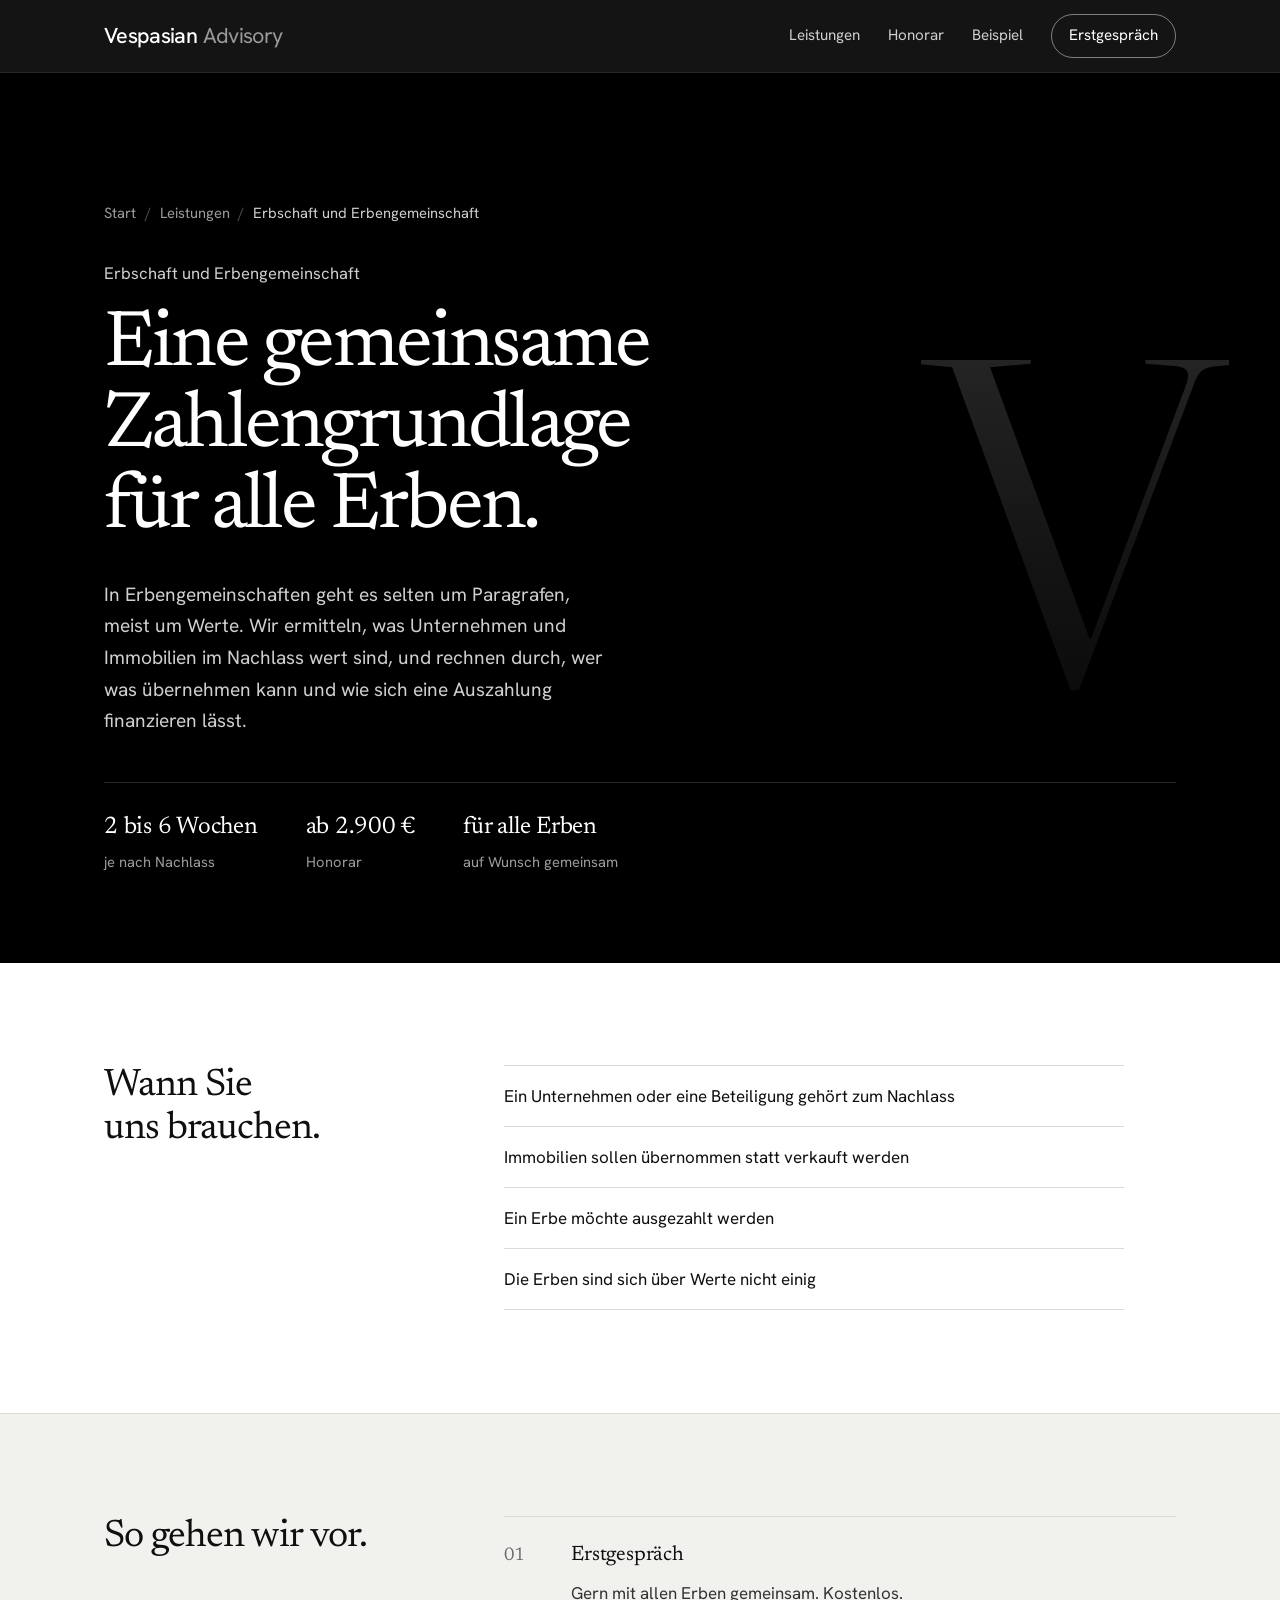
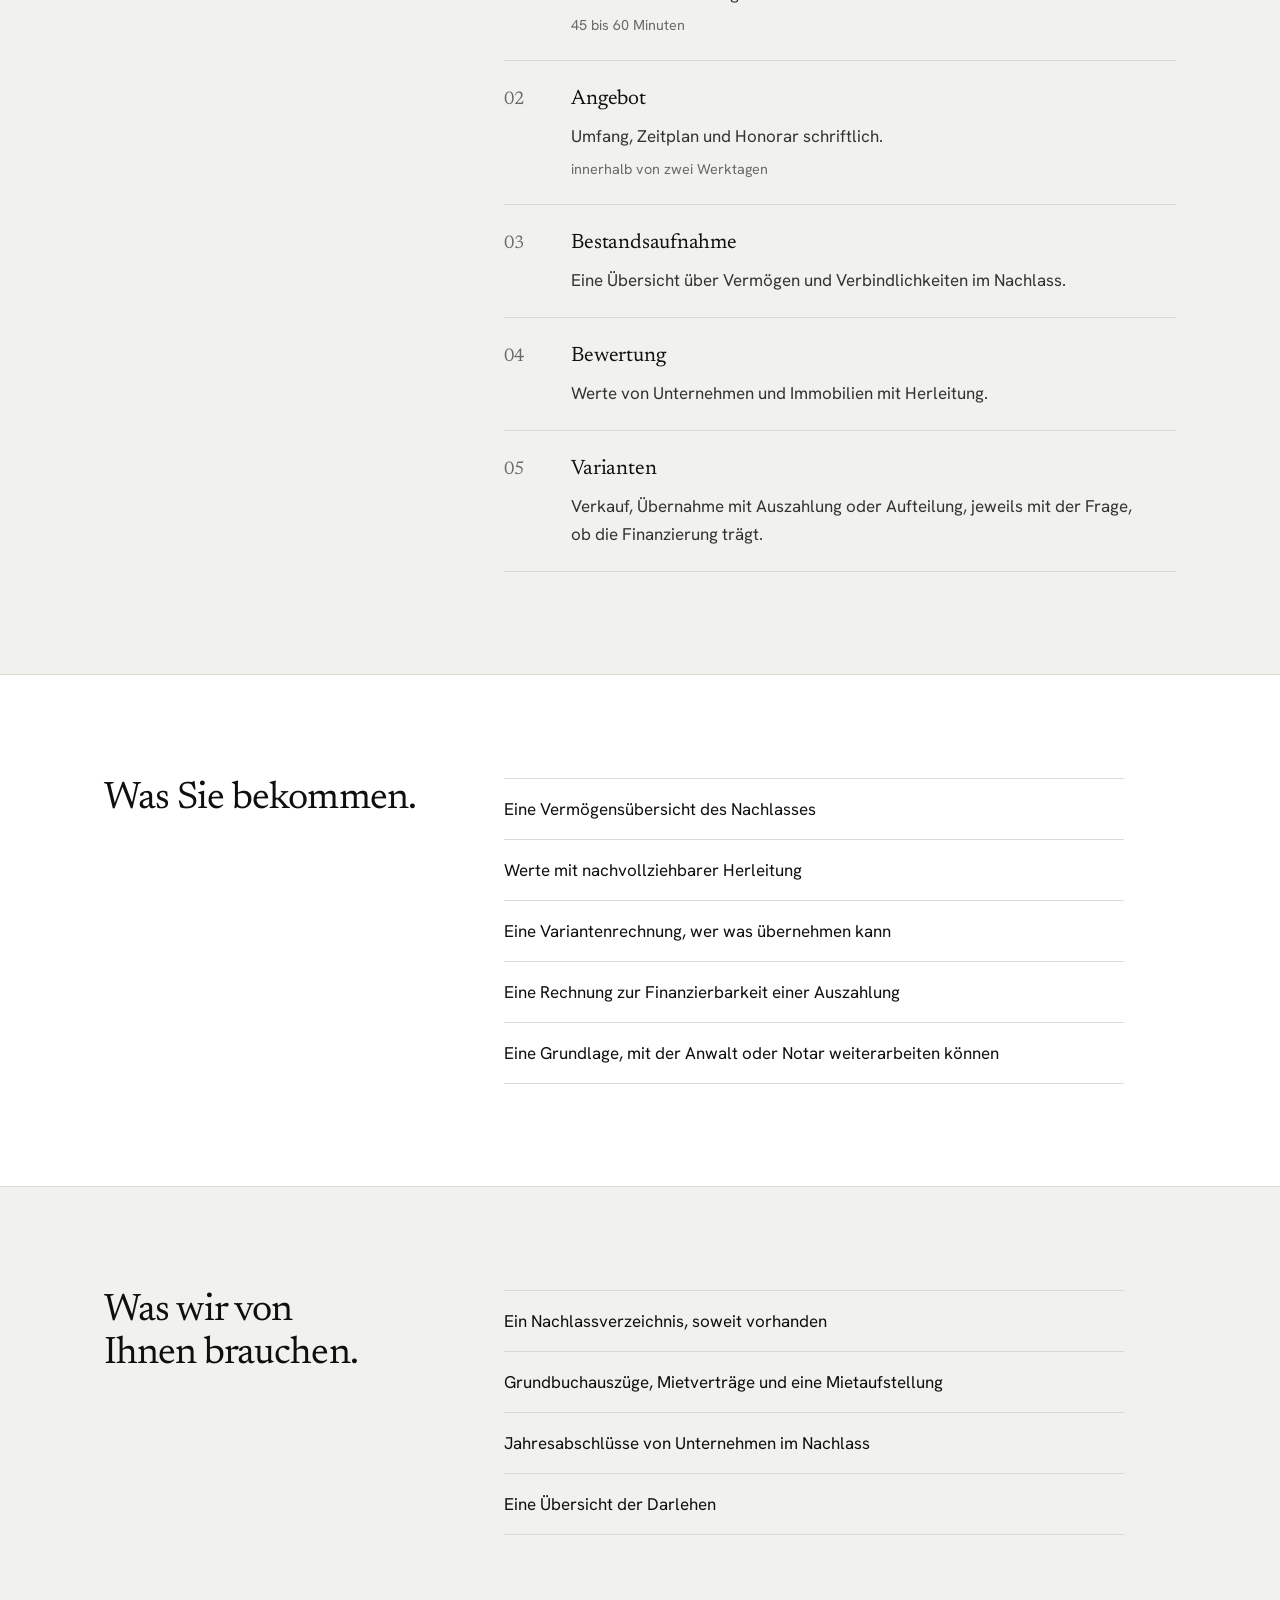
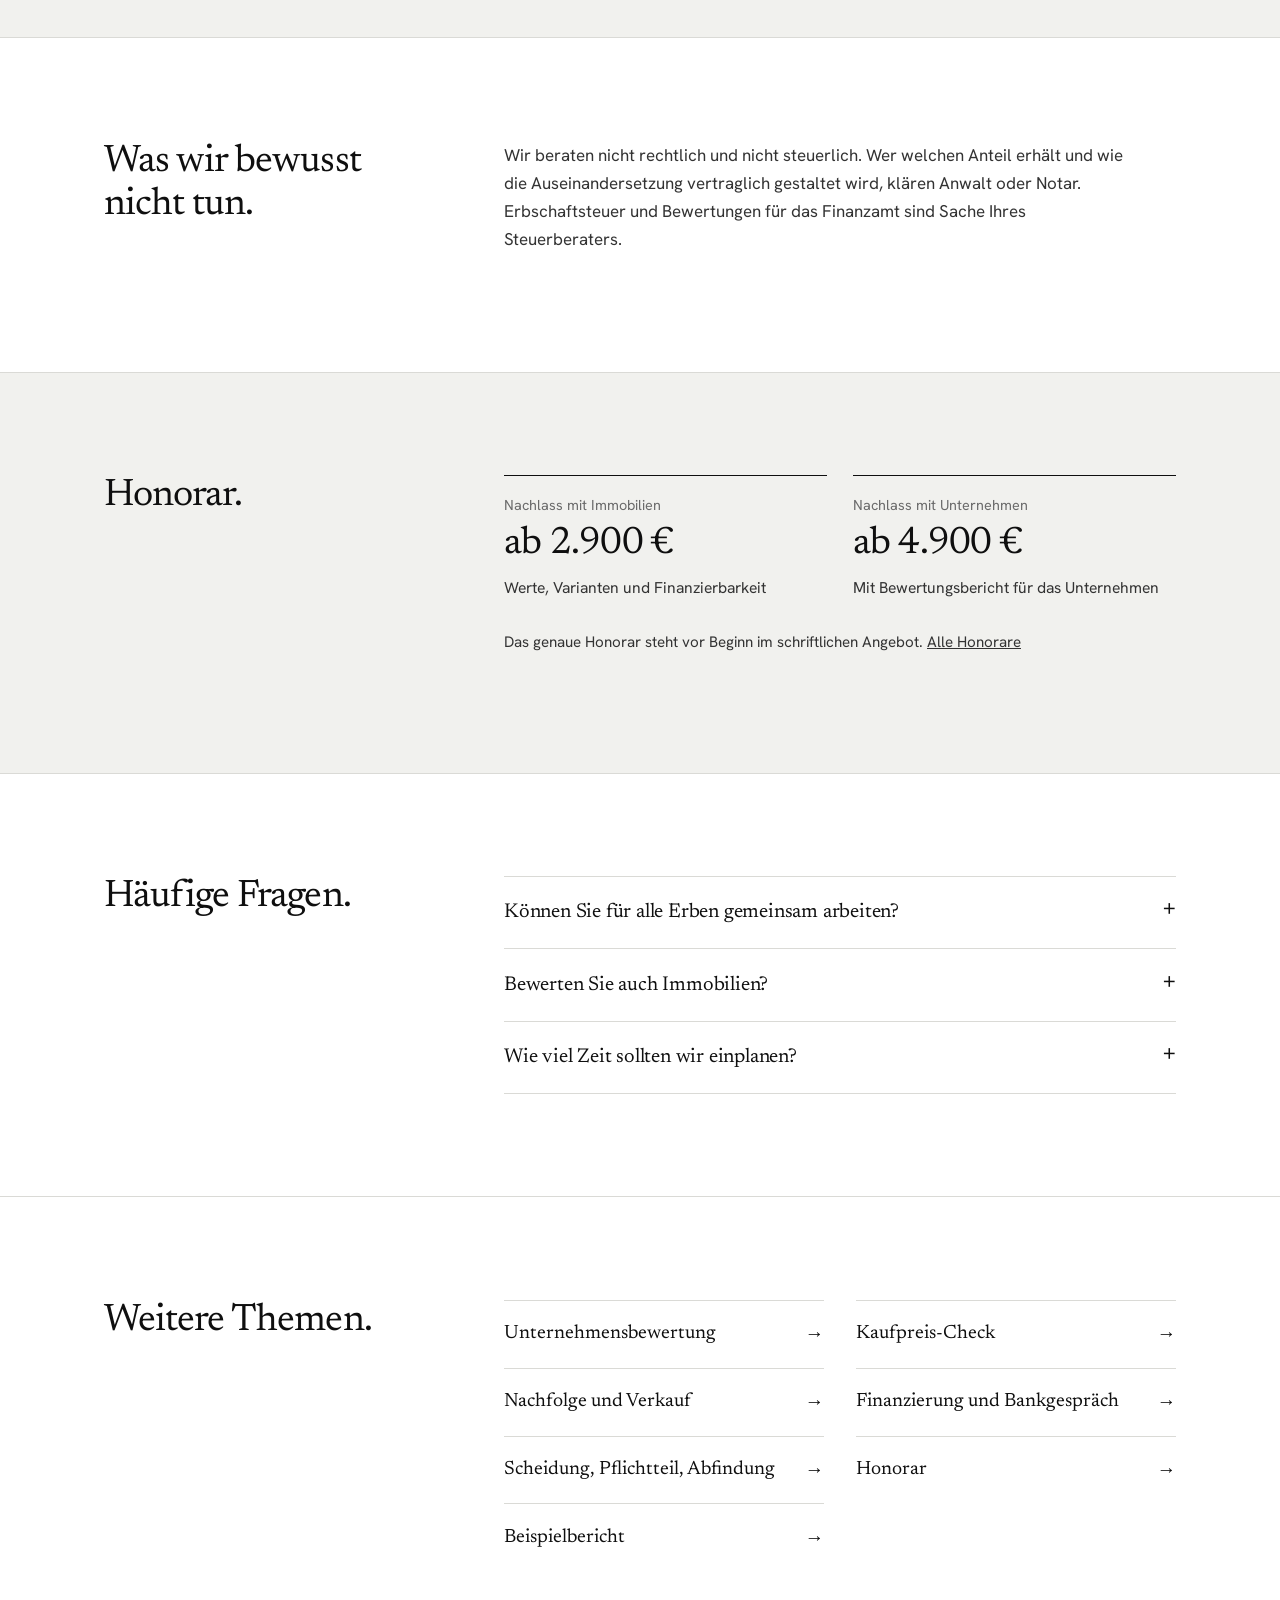
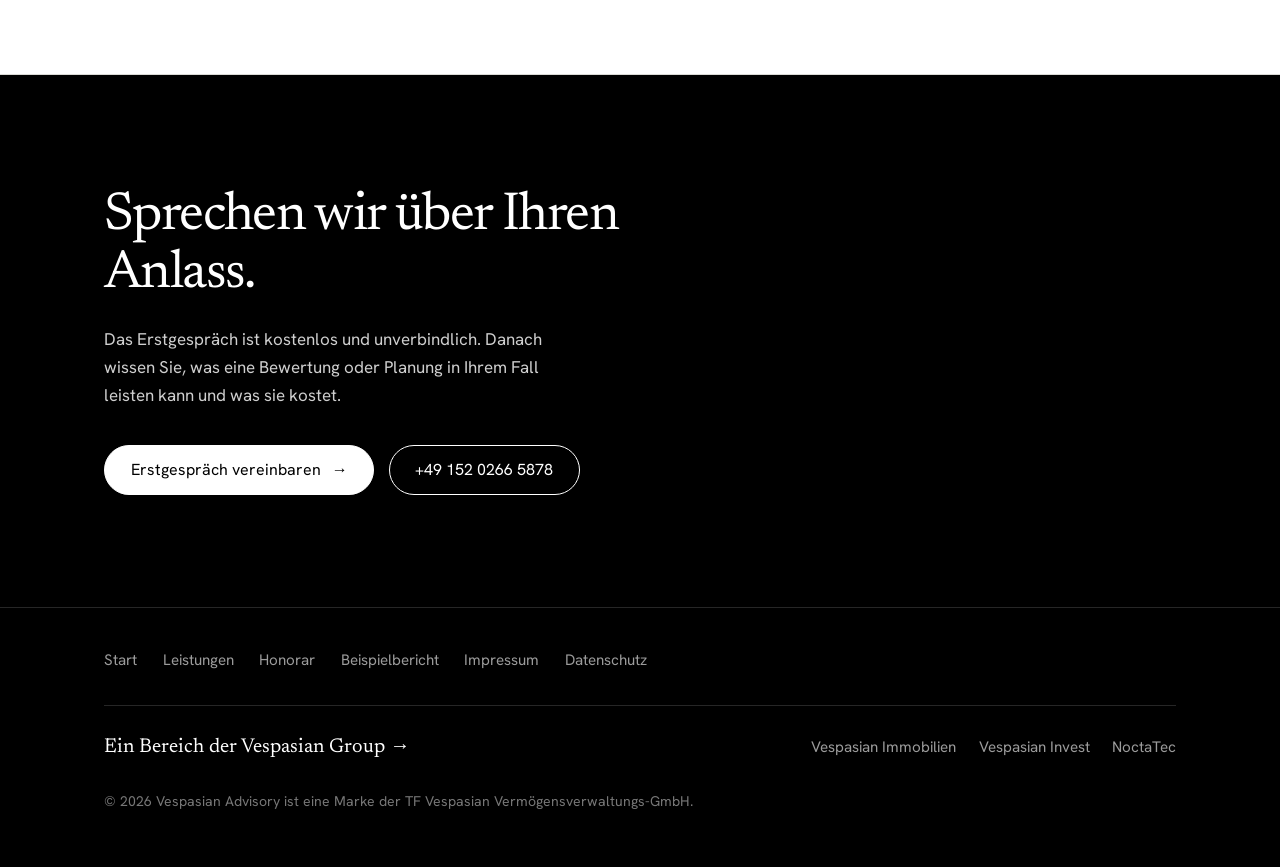
<file: leistungen/erbschaft-und-erbengemeinschaft/index.html>
<!DOCTYPE html>
<html lang="de">
<head>
<meta charset="utf-8">
<meta name="viewport" content="width=device-width, initial-scale=1, viewport-fit=cover">
<title>Erbengemeinschaft mit Unternehmen oder Immobilien | Vespasian Advisory</title>
<meta name="description" content="Werte von Unternehmen und Immobilien im Nachlass, Varianten zu Übernahme und Auszahlung und deren Finanzierbarkeit. Eine gemeinsame Zahlengrundlage für alle Erben.">
<meta name="robots" content="index, follow, max-image-preview:large">
<link rel="canonical" href="https://vespasian-advisory.de/leistungen/erbschaft-und-erbengemeinschaft/">
<meta property="og:type" content="article">
<meta property="og:locale" content="de_DE">
<meta property="og:site_name" content="Vespasian Advisory">
<meta property="og:url" content="https://vespasian-advisory.de/leistungen/erbschaft-und-erbengemeinschaft/">
<meta property="og:title" content="Erbengemeinschaft mit Unternehmen oder Immobilien | Vespasian Advisory">
<meta property="og:description" content="Werte von Unternehmen und Immobilien im Nachlass, Varianten zu Übernahme und Auszahlung und deren Finanzierbarkeit. Eine gemeinsame Zahlengrundlage für alle Erben.">
<meta property="og:image" content="https://vespasian-advisory.de/og.png">
<meta property="og:image:type" content="image/png">
<meta property="og:image:width" content="1200">
<meta property="og:image:height" content="630">
<meta property="og:image:alt" content="Vespasian Advisory. Den Wert kennen. Sicher entscheiden.">
<meta name="twitter:card" content="summary_large_image">
<meta name="twitter:image" content="https://vespasian-advisory.de/og.png">
<meta name="theme-color" content="#000000">
<link rel="icon" href="/favicon.ico" sizes="48x48">
<link rel="icon" href="/favicon.svg" type="image/svg+xml">
<link rel="icon" href="/favicon-48.png" type="image/png" sizes="48x48">
<link rel="icon" href="/favicon-96.png" type="image/png" sizes="96x96">
<link rel="icon" href="/icon-192.png" type="image/png" sizes="192x192">
<link rel="apple-touch-icon" href="/apple-touch-icon.png" sizes="180x180">
<link rel="manifest" href="/site.webmanifest">
<link rel="preload" href="/fonts/newsreader-400.woff2" as="font" type="font/woff2" crossorigin>
<link rel="preload" href="/fonts/hanken-400.woff2" as="font" type="font/woff2" crossorigin>
<link rel="stylesheet" href="/assets/seite.css">
<script type="application/ld+json">{"@context": "https://schema.org", "@graph": [{"@type": "WebPage", "@id": "https://vespasian-advisory.de/leistungen/erbschaft-und-erbengemeinschaft/", "url": "https://vespasian-advisory.de/leistungen/erbschaft-und-erbengemeinschaft/", "name": "Erbengemeinschaft mit Unternehmen oder Immobilien | Vespasian Advisory", "description": "Werte von Unternehmen und Immobilien im Nachlass, Varianten zu Übernahme und Auszahlung und deren Finanzierbarkeit. Eine gemeinsame Zahlengrundlage für alle Erben.", "inLanguage": "de-DE", "isPartOf": {"@type": "WebSite", "url": "https://vespasian-advisory.de/", "name": "Vespasian Advisory"}}, {"@type": "BreadcrumbList", "itemListElement": [{"@type": "ListItem", "position": 1, "name": "Start", "item": "https://vespasian-advisory.de/"}, {"@type": "ListItem", "position": 2, "name": "Leistungen", "item": "https://vespasian-advisory.de/#leistungen"}, {"@type": "ListItem", "position": 3, "name": "Erbschaft und Erbengemeinschaft", "item": "https://vespasian-advisory.de/leistungen/erbschaft-und-erbengemeinschaft/"}]}, {"@type": "Service", "name": "Bewertung und Variantenrechnung für Erbengemeinschaften", "description": "Werte von Unternehmen und Immobilien im Nachlass, Varianten zu Übernahme und Auszahlung und deren Finanzierbarkeit. Eine gemeinsame Zahlengrundlage für alle Erben.", "areaServed": {"@type": "Country", "name": "Deutschland"}, "provider": {"@type": "ProfessionalService", "name": "Vespasian Advisory", "url": "https://vespasian-advisory.de/"}, "offers": {"@type": "Offer", "priceCurrency": "EUR", "priceSpecification": {"@type": "PriceSpecification", "minPrice": 2900, "priceCurrency": "EUR"}}}, {"@type": "FAQPage", "mainEntity": [{"@type": "Question", "name": "Können Sie für alle Erben gemeinsam arbeiten?", "acceptedAnswer": {"@type": "Answer", "text": "Ja, und das ist oft der beste Weg. Ein gemeinsamer Auftrag schafft eine Zahlengrundlage, die niemand als Parteigutachten abtun muss. Wird es streitig, arbeiten wir nur noch für eine Seite."}}, {"@type": "Question", "name": "Bewerten Sie auch Immobilien?", "acceptedAnswer": {"@type": "Answer", "text": "Ja, mit dem Blick eines Bestandshalters auf Basis von Mieten, Zustand und Markt. Brauchen Sie ein Verkehrswertgutachten eines öffentlich bestellten Sachverständigen, sagen wir Ihnen das."}}, {"@type": "Question", "name": "Wie viel Zeit sollten wir einplanen?", "acceptedAnswer": {"@type": "Answer", "text": "Für einen Nachlass mit wenigen Immobilien zwei bis drei Wochen ab vollständigen Unterlagen. Mit einem Unternehmen eher vier bis sechs Wochen."}}]}]}</script>
</head>
<body>
<a class="skip" href="#inhalt">Zum Inhalt springen</a>
<header class="head"><div class="wrap">
  <a class="wordmark" href="/">Vespasian <span>Advisory</span></a>
  <nav aria-label="Hauptnavigation"><a class="navlink" href="/#leistungen">Leistungen</a><a class="navlink" href="/honorar/">Honorar</a><a class="navlink" href="/beispiel/">Beispiel</a><a class="cta" href="/#kontakt">Erstgespräch</a></nav>
</div></header>
<main id="inhalt">
<div class="intro"><div class="wrap">
<p class="crumbs"><a href="/">Start</a><span aria-hidden="true">/</span><a href="/#leistungen">Leistungen</a><span aria-hidden="true">/</span><span aria-current="page" style="margin:0;color:#cfcfcf">Erbschaft und Erbengemeinschaft</span></p>
<p class="kicker">Erbschaft und Erbengemeinschaft</p>
<h1>Eine gemeinsame Zahlengrundlage für alle Erben.</h1>
<p class="lead">In Erbengemeinschaften geht es selten um Paragrafen, meist um Werte. Wir ermitteln, was Unternehmen und Immobilien im Nachlass wert sind, und rechnen durch, wer was übernehmen kann und wie sich eine Auszahlung finanzieren lässt.</p>
<ul class="facts"><li><strong>2 bis 6 Wochen</strong><span>je nach Nachlass</span></li><li><strong>ab 2.900 €</strong><span>Honorar</span></li><li><strong>für alle Erben</strong><span>auf Wunsch gemeinsam</span></li></ul>
</div></div>
<section class="block"><div class="wrap split"><h2>Wann Sie uns brauchen.</h2><div class="body"><ul class="list"><li>Ein Unternehmen oder eine Beteiligung gehört zum Nachlass</li><li>Immobilien sollen übernommen statt verkauft werden</li><li>Ein Erbe möchte ausgezahlt werden</li><li>Die Erben sind sich über Werte nicht einig</li></ul></div></div></section><section class="block grey"><div class="wrap split"><h2>So gehen wir vor.</h2><div class="body"><ol class="steps"><li><div><h3>Erstgespräch</h3><p>Gern mit allen Erben gemeinsam. Kostenlos.</p><span class="dauer">45 bis 60 Minuten</span></div></li><li><div><h3>Angebot</h3><p>Umfang, Zeitplan und Honorar schriftlich.</p><span class="dauer">innerhalb von zwei Werktagen</span></div></li><li><div><h3>Bestandsaufnahme</h3><p>Eine Übersicht über Vermögen und Verbindlichkeiten im Nachlass.</p></div></li><li><div><h3>Bewertung</h3><p>Werte von Unternehmen und Immobilien mit Herleitung.</p></div></li><li><div><h3>Varianten</h3><p>Verkauf, Übernahme mit Auszahlung oder Aufteilung, jeweils mit der Frage, ob die Finanzierung trägt.</p></div></li></ol></div></div></section><section class="block"><div class="wrap split"><h2>Was Sie bekommen.</h2><div class="body"><ul class="list"><li>Eine Vermögensübersicht des Nachlasses</li><li>Werte mit nachvollziehbarer Herleitung</li><li>Eine Variantenrechnung, wer was übernehmen kann</li><li>Eine Rechnung zur Finanzierbarkeit einer Auszahlung</li><li>Eine Grundlage, mit der Anwalt oder Notar weiterarbeiten können</li></ul></div></div></section><section class="block grey"><div class="wrap split"><h2>Was wir von Ihnen brauchen.</h2><div class="body"><ul class="list"><li>Ein Nachlassverzeichnis, soweit vorhanden</li><li>Grundbuchauszüge, Mietverträge und eine Mietaufstellung</li><li>Jahresabschlüsse von Unternehmen im Nachlass</li><li>Eine Übersicht der Darlehen</li></ul></div></div></section><section class="block"><div class="wrap split"><h2>Was wir bewusst nicht tun.</h2><div class="body"><p>Wir beraten nicht rechtlich und nicht steuerlich. Wer welchen Anteil erhält und wie die Auseinandersetzung vertraglich gestaltet wird, klären Anwalt oder Notar. Erbschaftsteuer und Bewertungen für das Finanzamt sind Sache Ihres Steuerberaters.</p></div></div></section><section class="block grey"><div class="wrap split"><h2>Honorar.</h2><div class="body"><div class="fee"><div><small>Nachlass mit Immobilien</small><strong>ab 2.900 €</strong><p>Werte, Varianten und Finanzierbarkeit</p></div><div><small>Nachlass mit Unternehmen</small><strong>ab 4.900 €</strong><p>Mit Bewertungsbericht für das Unternehmen</p></div></div><p class="note">Das genaue Honorar steht vor Beginn im schriftlichen Angebot. <a href="/honorar/">Alle Honorare</a></p></div></div></section>
<section class="block" id="fragen"><div class="wrap split"><h2>Häufige Fragen.</h2><div class="body"><div class="faq"><details><summary>Können Sie für alle Erben gemeinsam arbeiten?</summary><p>Ja, und das ist oft der beste Weg. Ein gemeinsamer Auftrag schafft eine Zahlengrundlage, die niemand als Parteigutachten abtun muss. Wird es streitig, arbeiten wir nur noch für eine Seite.</p></details><details><summary>Bewerten Sie auch Immobilien?</summary><p>Ja, mit dem Blick eines Bestandshalters auf Basis von Mieten, Zustand und Markt. Brauchen Sie ein Verkehrswertgutachten eines öffentlich bestellten Sachverständigen, sagen wir Ihnen das.</p></details><details><summary>Wie viel Zeit sollten wir einplanen?</summary><p>Für einen Nachlass mit wenigen Immobilien zwei bis drei Wochen ab vollständigen Unterlagen. Mit einem Unternehmen eher vier bis sechs Wochen.</p></details></div></div></div></section>
<section class="block"><div class="wrap split"><h2>Weitere Themen.</h2><div class="more"><a href="/leistungen/unternehmensbewertung/">Unternehmensbewertung<span aria-hidden="true">→</span></a><a href="/leistungen/kaufpreis-check/">Kaufpreis-Check<span aria-hidden="true">→</span></a><a href="/leistungen/nachfolge-und-verkauf/">Nachfolge und Verkauf<span aria-hidden="true">→</span></a><a href="/leistungen/finanzierung-und-bankgespraech/">Finanzierung und Bankgespräch<span aria-hidden="true">→</span></a><a href="/leistungen/scheidung-und-pflichtteil/">Scheidung, Pflichtteil, Abfindung<span aria-hidden="true">→</span></a><a href="/honorar/">Honorar<span aria-hidden="true">→</span></a><a href="/beispiel/">Beispielbericht<span aria-hidden="true">→</span></a></div></div></section>
<section class="close"><div class="wrap">
<h2>Sprechen wir über Ihren Anlass.</h2>
<p>Das Erstgespräch ist kostenlos und unverbindlich. Danach wissen Sie, was eine Bewertung oder Planung in Ihrem Fall leisten kann und was sie kostet.</p>
<div class="btns"><a class="btn fill" href="/#kontakt">Erstgespräch vereinbaren <span aria-hidden="true">→</span></a><a class="btn ghost" href="tel:+4915202665878">+49 152 0266 5878</a></div>
</div></section>
</main>
<footer><div class="wrap">
<div class="links"><a href="/">Start</a><a href="/#leistungen">Leistungen</a><a href="/honorar/">Honorar</a><a href="/beispiel/">Beispielbericht</a><a href="/#impressum">Impressum</a><a href="/#datenschutz">Datenschutz</a></div>
<div class="group-strip"><a class="gs-main" href="https://vespasian-group.de">Ein Bereich der Vespasian Group <span aria-hidden="true">→</span></a><span class="gs-links"><a href="https://www.vespasian-immobilien.de">Vespasian Immobilien</a><a href="https://vespasian-invest.de">Vespasian Invest</a><a href="https://www.noctatec.de">NoctaTec</a></span></div>
<p class="bottom">© 2026 Vespasian Advisory ist eine Marke der TF Vespasian Vermögensverwaltungs-GmbH.</p>
</div></footer>
<!-- Zähler ohne Cookies: nur Tagessummen je Seite, siehe Datenschutz -->
<script>
(function(){
  if (!navigator.sendBeacon || navigator.doNotTrack === '1' || window.doNotTrack === '1') return;
  var rf = 'direkt'; try { if (document.referrer) { var ru = new URL(document.referrer).hostname.replace(/^www\./, ''); rf = ru === location.hostname.replace(/^www\./, '') ? 'intern' : ru; } } catch (e) {}
  var E = '/z/e', p = location.pathname, c = decodeURIComponent((location.search.match(/[?&]utm_campaign=([^&#]*)/) || [])[1] || ''), vis = 0, seit = document.visibilityState === 'visible' ? Date.now() : 0, tief = 0, fertig = false, schon = {};
  function senden(o) { o.p = p; if (c) o.c = c; try { navigator.sendBeacon(E, JSON.stringify(o)); } catch (e) {} }
  function tiefe() { var h = document.documentElement, m = h.scrollHeight - h.clientHeight, y = window.pageYOffset || h.scrollTop || 0; var v = m > 0 ? Math.round((y + 1) / m * 100) : 100; if (v > tief) tief = v; }
  function zeit() { if (seit) { vis += Date.now() - seit; seit = 0; } }
  function ende() { zeit(); if (fertig) return; fertig = true; tiefe(); senden({ k: 'v', t: vis / 1000, s: tief, m: window.matchMedia('(max-width: 700px)').matches ? 1 : 0, r: rf, l: navigator.language || '' }); }
  function ereignis(art, text) { var k = art + '|' + text; if (schon[k]) return; schon[k] = 1; senden({ k: 'e', e: art, l: String(text || '').replace(/\s+/g, ' ').trim().slice(0, 60) }); }
  window.addEventListener('scroll', tiefe, { passive: true });
  document.addEventListener('visibilitychange', function () { if (document.visibilityState === 'hidden') ende(); else if (!seit) seit = Date.now(); });
  window.addEventListener('pagehide', ende);
  document.addEventListener('click', function (e) {
    var a = e.target.closest && e.target.closest('a, button, summary, [data-z]'); if (!a) return;
    var h = a.getAttribute('href') || '', t = a.getAttribute('data-z') || a.getAttribute('aria-label') || a.textContent || '';
    if (a.tagName === 'SUMMARY') return ereignis('Aufgeklappt', t);
    if (/^mailto:/i.test(h) || /email-protection/.test(h)) return ereignis('E-Mail', t);
    if (/^tel:/i.test(h)) return ereignis('Telefon', t);
    if (/wa\.me|whatsapp/i.test(h)) return ereignis('WhatsApp', t);
    if (/cal\.(eu|com)/i.test(h)) return ereignis('Termin', t);
    if (/^https?:/i.test(h) && a.hostname && a.hostname.replace(/^www\./, '') !== location.hostname.replace(/^www\./, '')) return ereignis('Externer Link', a.hostname.replace(/^www\./, ''));
    if (a.tagName === 'BUTTON' || /\bbtn\b/.test(a.className) || a.hasAttribute('data-z')) return ereignis('Schaltfläche', t);
  }, true);
  document.addEventListener('submit', function (e) { ereignis('Formular', e.target.getAttribute('aria-label') || e.target.id || 'Formular'); }, true);
  Array.prototype.forEach.call(document.querySelectorAll('video'), function (v) { v.addEventListener('play', function () { ereignis('Video', v.id || 'Video'); }, { once: true }); });
  var r = document.getElementById('rechner'); if (r) r.addEventListener('input', function () { ereignis('Rechner', 'Werte geändert'); }, { once: true });
})();
</script>
</body>
</html>
</file>
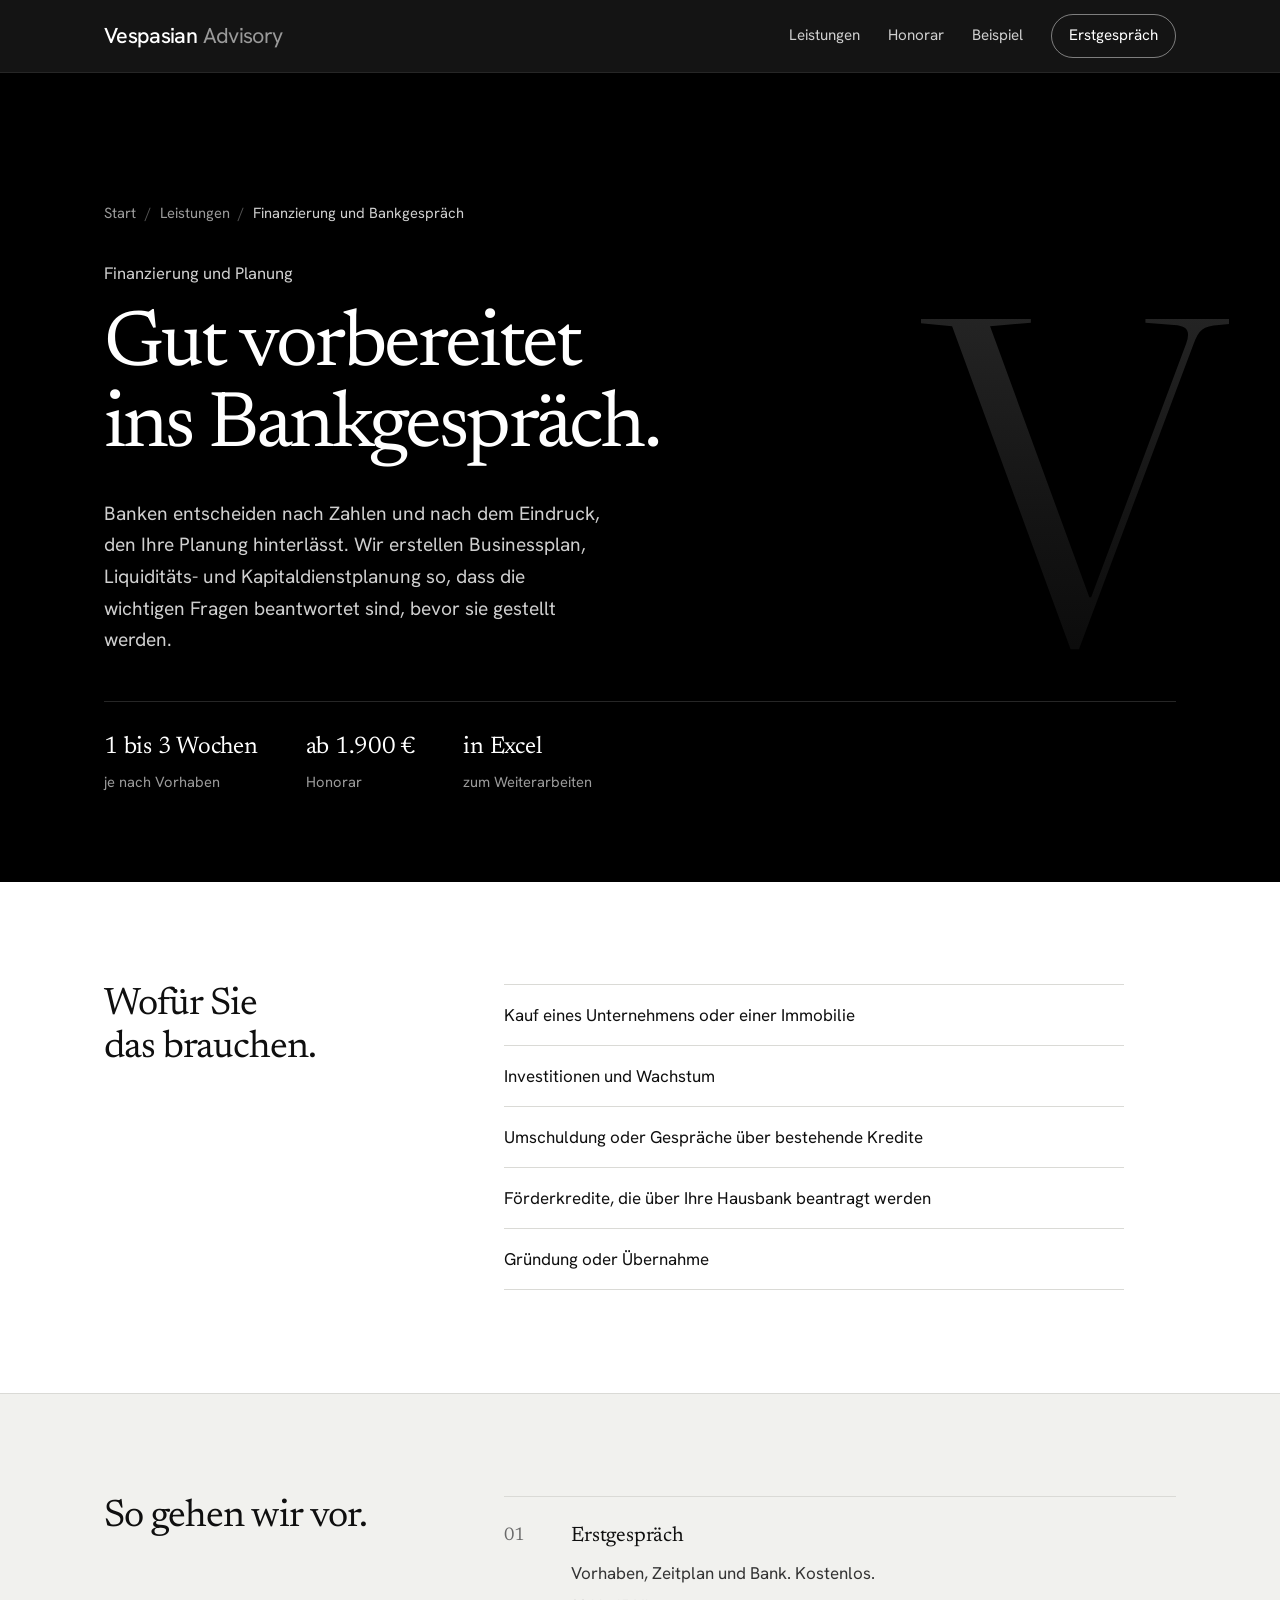
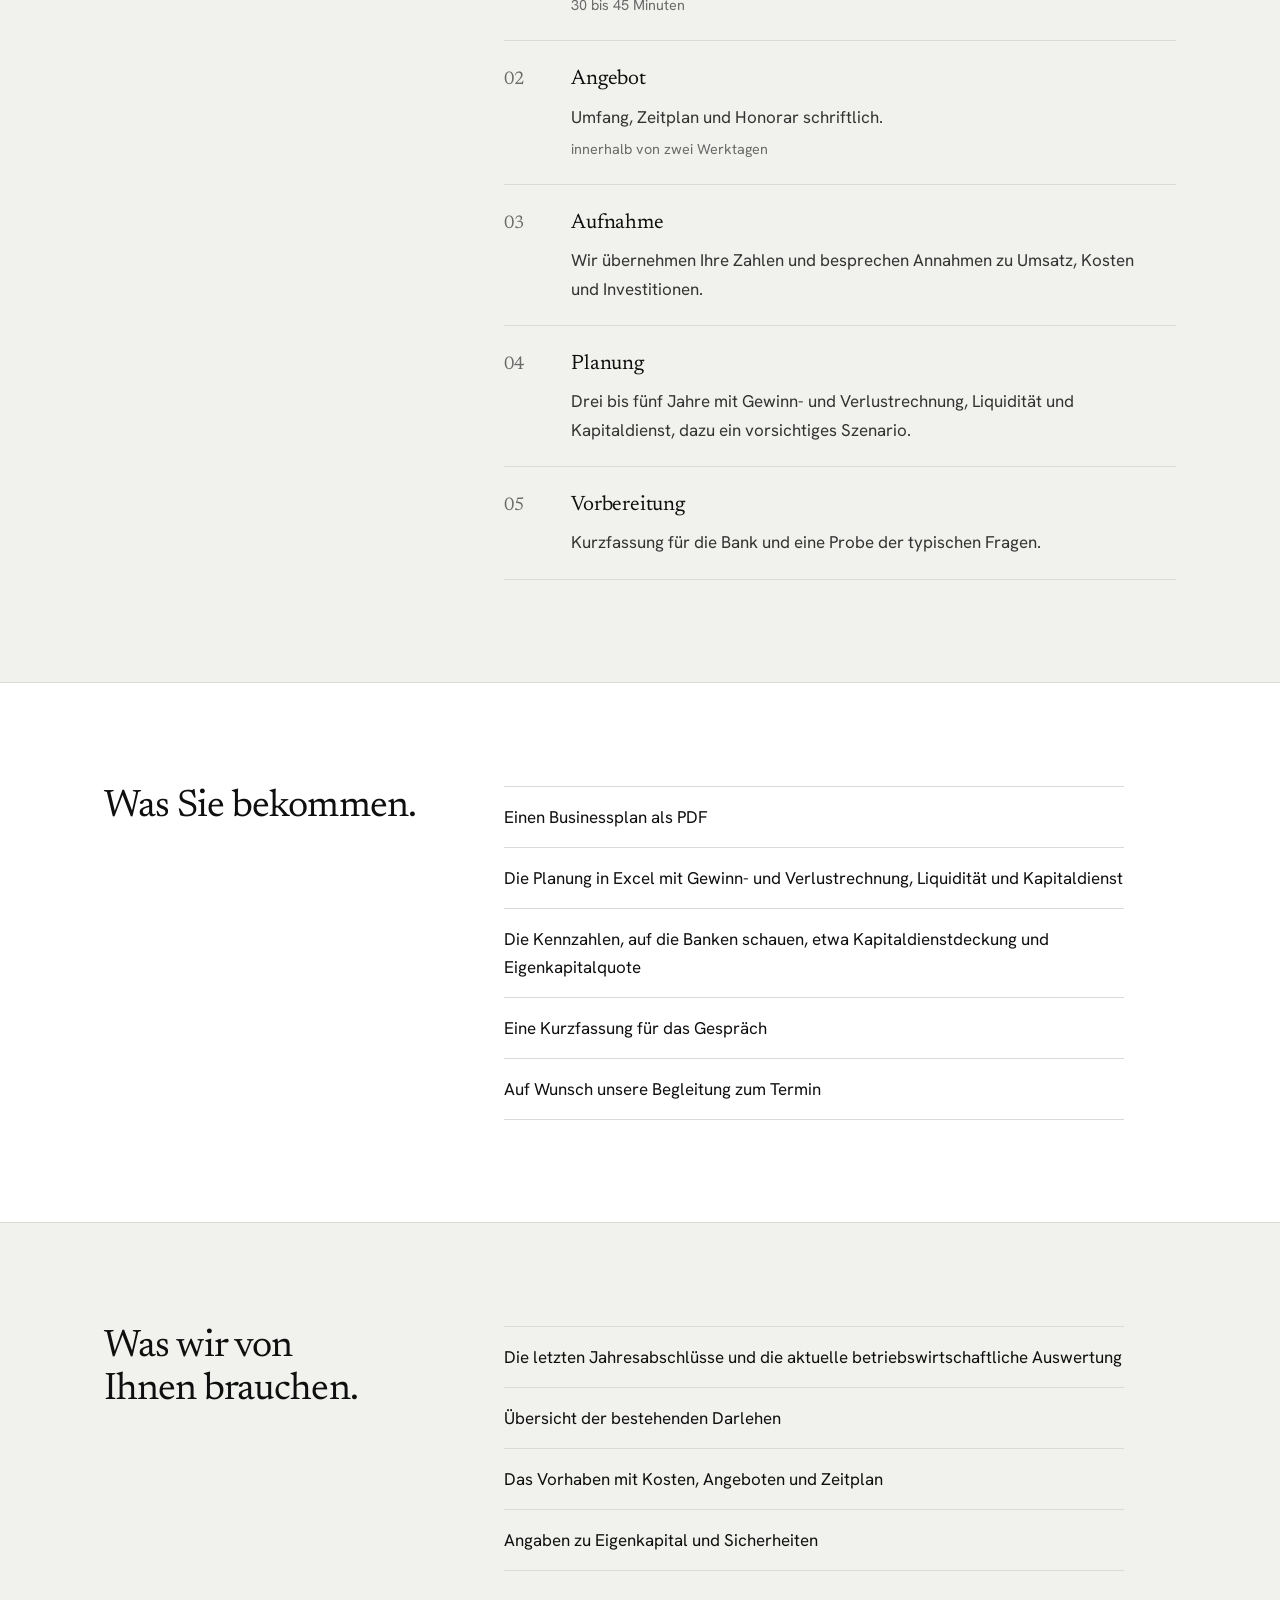
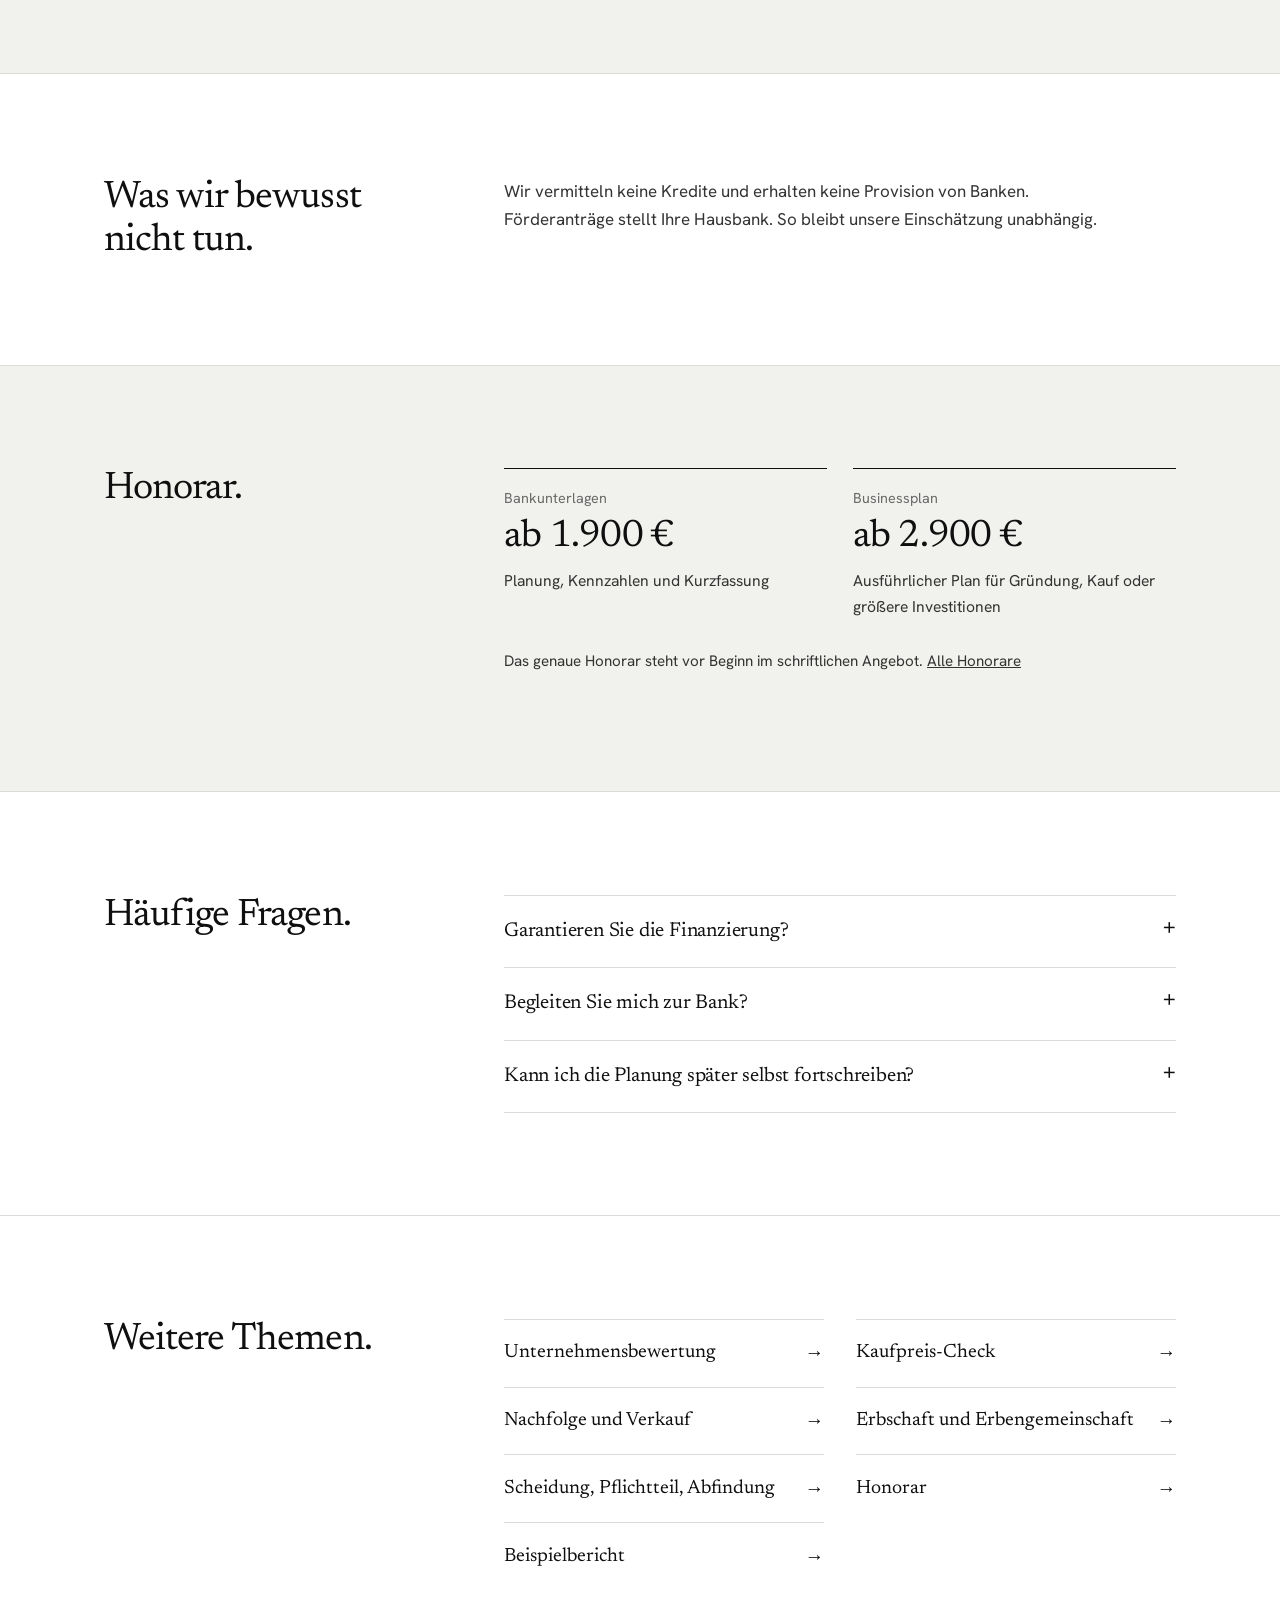
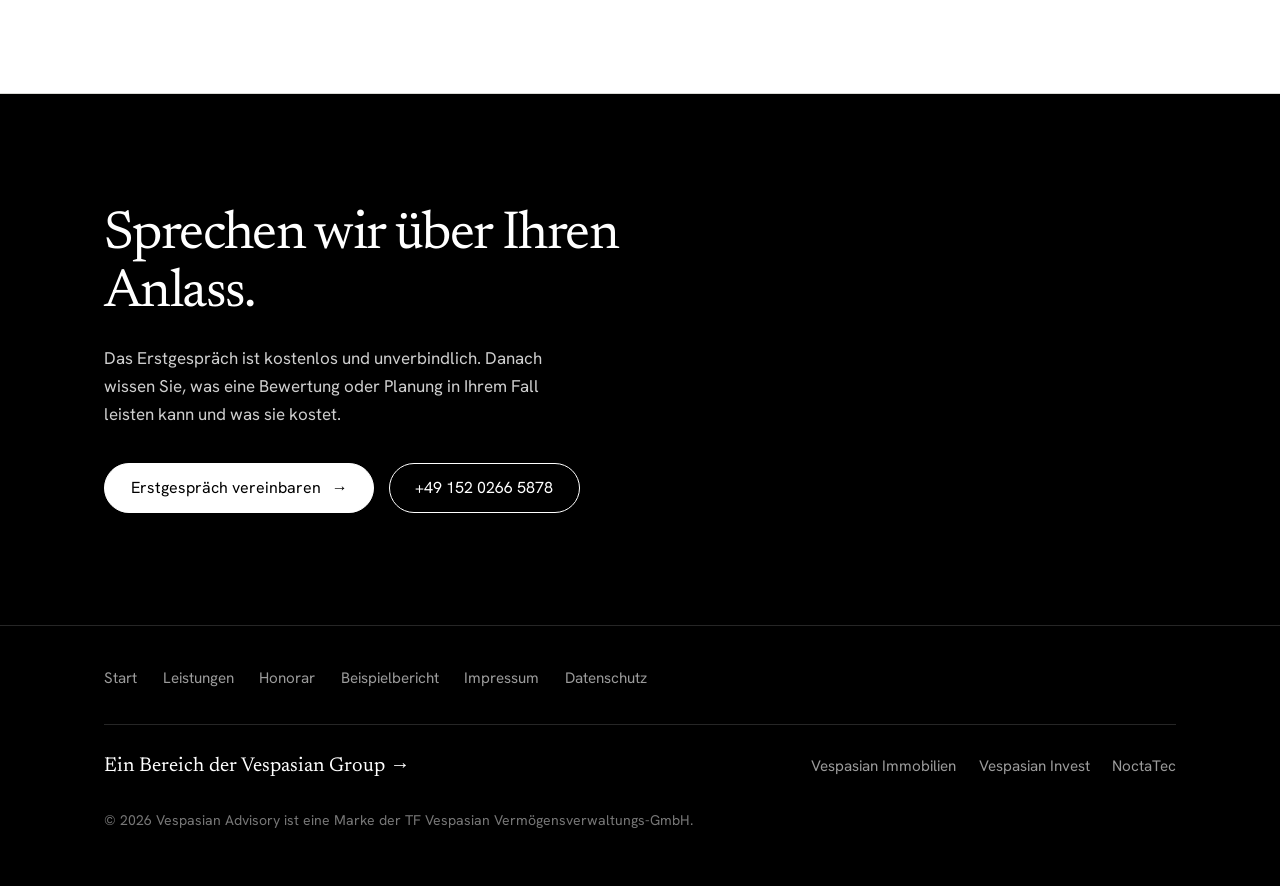
<file: leistungen/finanzierung-und-bankgespraech/index.html>
<!DOCTYPE html>
<html lang="de">
<head>
<meta charset="utf-8">
<meta name="viewport" content="width=device-width, initial-scale=1, viewport-fit=cover">
<title>Businessplan und Unterlagen für das Bankgespräch | Vespasian Advisory</title>
<meta name="description" content="Businessplan, Liquiditäts- und Kapitaldienstplanung für Kauf, Investition oder Umschuldung. Unterlagen, mit denen Sie gut vorbereitet ins Bankgespräch gehen.">
<meta name="robots" content="index, follow, max-image-preview:large">
<link rel="canonical" href="https://vespasian-advisory.de/leistungen/finanzierung-und-bankgespraech/">
<meta property="og:type" content="article">
<meta property="og:locale" content="de_DE">
<meta property="og:site_name" content="Vespasian Advisory">
<meta property="og:url" content="https://vespasian-advisory.de/leistungen/finanzierung-und-bankgespraech/">
<meta property="og:title" content="Businessplan und Unterlagen für das Bankgespräch | Vespasian Advisory">
<meta property="og:description" content="Businessplan, Liquiditäts- und Kapitaldienstplanung für Kauf, Investition oder Umschuldung. Unterlagen, mit denen Sie gut vorbereitet ins Bankgespräch gehen.">
<meta property="og:image" content="https://vespasian-advisory.de/og.png">
<meta property="og:image:type" content="image/png">
<meta property="og:image:width" content="1200">
<meta property="og:image:height" content="630">
<meta property="og:image:alt" content="Vespasian Advisory. Den Wert kennen. Sicher entscheiden.">
<meta name="twitter:card" content="summary_large_image">
<meta name="twitter:image" content="https://vespasian-advisory.de/og.png">
<meta name="theme-color" content="#000000">
<link rel="icon" href="/favicon.ico" sizes="48x48">
<link rel="icon" href="/favicon.svg" type="image/svg+xml">
<link rel="icon" href="/favicon-48.png" type="image/png" sizes="48x48">
<link rel="icon" href="/favicon-96.png" type="image/png" sizes="96x96">
<link rel="icon" href="/icon-192.png" type="image/png" sizes="192x192">
<link rel="apple-touch-icon" href="/apple-touch-icon.png" sizes="180x180">
<link rel="manifest" href="/site.webmanifest">
<link rel="preload" href="/fonts/newsreader-400.woff2" as="font" type="font/woff2" crossorigin>
<link rel="preload" href="/fonts/hanken-400.woff2" as="font" type="font/woff2" crossorigin>
<link rel="stylesheet" href="/assets/seite.css">
<script type="application/ld+json">{"@context": "https://schema.org", "@graph": [{"@type": "WebPage", "@id": "https://vespasian-advisory.de/leistungen/finanzierung-und-bankgespraech/", "url": "https://vespasian-advisory.de/leistungen/finanzierung-und-bankgespraech/", "name": "Businessplan und Unterlagen für das Bankgespräch | Vespasian Advisory", "description": "Businessplan, Liquiditäts- und Kapitaldienstplanung für Kauf, Investition oder Umschuldung. Unterlagen, mit denen Sie gut vorbereitet ins Bankgespräch gehen.", "inLanguage": "de-DE", "isPartOf": {"@type": "WebSite", "url": "https://vespasian-advisory.de/", "name": "Vespasian Advisory"}}, {"@type": "BreadcrumbList", "itemListElement": [{"@type": "ListItem", "position": 1, "name": "Start", "item": "https://vespasian-advisory.de/"}, {"@type": "ListItem", "position": 2, "name": "Leistungen", "item": "https://vespasian-advisory.de/#leistungen"}, {"@type": "ListItem", "position": 3, "name": "Finanzierung und Bankgespräch", "item": "https://vespasian-advisory.de/leistungen/finanzierung-und-bankgespraech/"}]}, {"@type": "Service", "name": "Businessplan und Finanzierungsunterlagen", "description": "Businessplan, Liquiditäts- und Kapitaldienstplanung für Kauf, Investition oder Umschuldung. Unterlagen, mit denen Sie gut vorbereitet ins Bankgespräch gehen.", "areaServed": {"@type": "Country", "name": "Deutschland"}, "provider": {"@type": "ProfessionalService", "name": "Vespasian Advisory", "url": "https://vespasian-advisory.de/"}, "offers": {"@type": "Offer", "priceCurrency": "EUR", "priceSpecification": {"@type": "PriceSpecification", "minPrice": 1900, "priceCurrency": "EUR"}}}, {"@type": "FAQPage", "mainEntity": [{"@type": "Question", "name": "Garantieren Sie die Finanzierung?", "acceptedAnswer": {"@type": "Answer", "text": "Nein. Die Entscheidung trifft die Bank. Wir sorgen dafür, dass Ihre Unterlagen vollständig, schlüssig und ehrlich sind."}}, {"@type": "Question", "name": "Begleiten Sie mich zur Bank?", "acceptedAnswer": {"@type": "Answer", "text": "Auf Wunsch ja, persönlich oder per Video."}}, {"@type": "Question", "name": "Kann ich die Planung später selbst fortschreiben?", "acceptedAnswer": {"@type": "Answer", "text": "Ja. Sie bekommen das Modell in Excel, aufgebaut zum Weiterarbeiten."}}]}]}</script>
</head>
<body>
<a class="skip" href="#inhalt">Zum Inhalt springen</a>
<header class="head"><div class="wrap">
  <a class="wordmark" href="/">Vespasian <span>Advisory</span></a>
  <nav aria-label="Hauptnavigation"><a class="navlink" href="/#leistungen">Leistungen</a><a class="navlink" href="/honorar/">Honorar</a><a class="navlink" href="/beispiel/">Beispiel</a><a class="cta" href="/#kontakt">Erstgespräch</a></nav>
</div></header>
<main id="inhalt">
<div class="intro"><div class="wrap">
<p class="crumbs"><a href="/">Start</a><span aria-hidden="true">/</span><a href="/#leistungen">Leistungen</a><span aria-hidden="true">/</span><span aria-current="page" style="margin:0;color:#cfcfcf">Finanzierung und Bankgespräch</span></p>
<p class="kicker">Finanzierung und Planung</p>
<h1>Gut vorbereitet ins Bankgespräch.</h1>
<p class="lead">Banken entscheiden nach Zahlen und nach dem Eindruck, den Ihre Planung hinterlässt. Wir erstellen Businessplan, Liquiditäts- und Kapitaldienstplanung so, dass die wichtigen Fragen beantwortet sind, bevor sie gestellt werden.</p>
<ul class="facts"><li><strong>1 bis 3 Wochen</strong><span>je nach Vorhaben</span></li><li><strong>ab 1.900 €</strong><span>Honorar</span></li><li><strong>in Excel</strong><span>zum Weiterarbeiten</span></li></ul>
</div></div>
<section class="block"><div class="wrap split"><h2>Wofür Sie das brauchen.</h2><div class="body"><ul class="list"><li>Kauf eines Unternehmens oder einer Immobilie</li><li>Investitionen und Wachstum</li><li>Umschuldung oder Gespräche über bestehende Kredite</li><li>Förderkredite, die über Ihre Hausbank beantragt werden</li><li>Gründung oder Übernahme</li></ul></div></div></section><section class="block grey"><div class="wrap split"><h2>So gehen wir vor.</h2><div class="body"><ol class="steps"><li><div><h3>Erstgespräch</h3><p>Vorhaben, Zeitplan und Bank. Kostenlos.</p><span class="dauer">30 bis 45 Minuten</span></div></li><li><div><h3>Angebot</h3><p>Umfang, Zeitplan und Honorar schriftlich.</p><span class="dauer">innerhalb von zwei Werktagen</span></div></li><li><div><h3>Aufnahme</h3><p>Wir übernehmen Ihre Zahlen und besprechen Annahmen zu Umsatz, Kosten und Investitionen.</p></div></li><li><div><h3>Planung</h3><p>Drei bis fünf Jahre mit Gewinn- und Verlustrechnung, Liquidität und Kapitaldienst, dazu ein vorsichtiges Szenario.</p></div></li><li><div><h3>Vorbereitung</h3><p>Kurzfassung für die Bank und eine Probe der typischen Fragen.</p></div></li></ol></div></div></section><section class="block"><div class="wrap split"><h2>Was Sie bekommen.</h2><div class="body"><ul class="list"><li>Einen Businessplan als PDF</li><li>Die Planung in Excel mit Gewinn- und Verlustrechnung, Liquidität und Kapitaldienst</li><li>Die Kennzahlen, auf die Banken schauen, etwa Kapitaldienstdeckung und Eigenkapitalquote</li><li>Eine Kurzfassung für das Gespräch</li><li>Auf Wunsch unsere Begleitung zum Termin</li></ul></div></div></section><section class="block grey"><div class="wrap split"><h2>Was wir von Ihnen brauchen.</h2><div class="body"><ul class="list"><li>Die letzten Jahresabschlüsse und die aktuelle betriebswirtschaftliche Auswertung</li><li>Übersicht der bestehenden Darlehen</li><li>Das Vorhaben mit Kosten, Angeboten und Zeitplan</li><li>Angaben zu Eigenkapital und Sicherheiten</li></ul></div></div></section><section class="block"><div class="wrap split"><h2>Was wir bewusst nicht tun.</h2><div class="body"><p>Wir vermitteln keine Kredite und erhalten keine Provision von Banken. Förderanträge stellt Ihre Hausbank. So bleibt unsere Einschätzung unabhängig.</p></div></div></section><section class="block grey"><div class="wrap split"><h2>Honorar.</h2><div class="body"><div class="fee"><div><small>Bankunterlagen</small><strong>ab 1.900 €</strong><p>Planung, Kennzahlen und Kurzfassung</p></div><div><small>Businessplan</small><strong>ab 2.900 €</strong><p>Ausführlicher Plan für Gründung, Kauf oder größere Investitionen</p></div></div><p class="note">Das genaue Honorar steht vor Beginn im schriftlichen Angebot. <a href="/honorar/">Alle Honorare</a></p></div></div></section>
<section class="block" id="fragen"><div class="wrap split"><h2>Häufige Fragen.</h2><div class="body"><div class="faq"><details><summary>Garantieren Sie die Finanzierung?</summary><p>Nein. Die Entscheidung trifft die Bank. Wir sorgen dafür, dass Ihre Unterlagen vollständig, schlüssig und ehrlich sind.</p></details><details><summary>Begleiten Sie mich zur Bank?</summary><p>Auf Wunsch ja, persönlich oder per Video.</p></details><details><summary>Kann ich die Planung später selbst fortschreiben?</summary><p>Ja. Sie bekommen das Modell in Excel, aufgebaut zum Weiterarbeiten.</p></details></div></div></div></section>
<section class="block"><div class="wrap split"><h2>Weitere Themen.</h2><div class="more"><a href="/leistungen/unternehmensbewertung/">Unternehmensbewertung<span aria-hidden="true">→</span></a><a href="/leistungen/kaufpreis-check/">Kaufpreis-Check<span aria-hidden="true">→</span></a><a href="/leistungen/nachfolge-und-verkauf/">Nachfolge und Verkauf<span aria-hidden="true">→</span></a><a href="/leistungen/erbschaft-und-erbengemeinschaft/">Erbschaft und Erbengemeinschaft<span aria-hidden="true">→</span></a><a href="/leistungen/scheidung-und-pflichtteil/">Scheidung, Pflichtteil, Abfindung<span aria-hidden="true">→</span></a><a href="/honorar/">Honorar<span aria-hidden="true">→</span></a><a href="/beispiel/">Beispielbericht<span aria-hidden="true">→</span></a></div></div></section>
<section class="close"><div class="wrap">
<h2>Sprechen wir über Ihren Anlass.</h2>
<p>Das Erstgespräch ist kostenlos und unverbindlich. Danach wissen Sie, was eine Bewertung oder Planung in Ihrem Fall leisten kann und was sie kostet.</p>
<div class="btns"><a class="btn fill" href="/#kontakt">Erstgespräch vereinbaren <span aria-hidden="true">→</span></a><a class="btn ghost" href="tel:+4915202665878">+49 152 0266 5878</a></div>
</div></section>
</main>
<footer><div class="wrap">
<div class="links"><a href="/">Start</a><a href="/#leistungen">Leistungen</a><a href="/honorar/">Honorar</a><a href="/beispiel/">Beispielbericht</a><a href="/#impressum">Impressum</a><a href="/#datenschutz">Datenschutz</a></div>
<div class="group-strip"><a class="gs-main" href="https://vespasian-group.de">Ein Bereich der Vespasian Group <span aria-hidden="true">→</span></a><span class="gs-links"><a href="https://www.vespasian-immobilien.de">Vespasian Immobilien</a><a href="https://vespasian-invest.de">Vespasian Invest</a><a href="https://www.noctatec.de">NoctaTec</a></span></div>
<p class="bottom">© 2026 Vespasian Advisory ist eine Marke der TF Vespasian Vermögensverwaltungs-GmbH.</p>
</div></footer>
<!-- Zähler ohne Cookies: nur Tagessummen je Seite, siehe Datenschutz -->
<script>
(function(){
  if (!navigator.sendBeacon || navigator.doNotTrack === '1' || window.doNotTrack === '1') return;
  var rf = 'direkt'; try { if (document.referrer) { var ru = new URL(document.referrer).hostname.replace(/^www\./, ''); rf = ru === location.hostname.replace(/^www\./, '') ? 'intern' : ru; } } catch (e) {}
  var E = '/z/e', p = location.pathname, c = decodeURIComponent((location.search.match(/[?&]utm_campaign=([^&#]*)/) || [])[1] || ''), vis = 0, seit = document.visibilityState === 'visible' ? Date.now() : 0, tief = 0, fertig = false, schon = {};
  function senden(o) { o.p = p; if (c) o.c = c; try { navigator.sendBeacon(E, JSON.stringify(o)); } catch (e) {} }
  function tiefe() { var h = document.documentElement, m = h.scrollHeight - h.clientHeight, y = window.pageYOffset || h.scrollTop || 0; var v = m > 0 ? Math.round((y + 1) / m * 100) : 100; if (v > tief) tief = v; }
  function zeit() { if (seit) { vis += Date.now() - seit; seit = 0; } }
  function ende() { zeit(); if (fertig) return; fertig = true; tiefe(); senden({ k: 'v', t: vis / 1000, s: tief, m: window.matchMedia('(max-width: 700px)').matches ? 1 : 0, r: rf, l: navigator.language || '' }); }
  function ereignis(art, text) { var k = art + '|' + text; if (schon[k]) return; schon[k] = 1; senden({ k: 'e', e: art, l: String(text || '').replace(/\s+/g, ' ').trim().slice(0, 60) }); }
  window.addEventListener('scroll', tiefe, { passive: true });
  document.addEventListener('visibilitychange', function () { if (document.visibilityState === 'hidden') ende(); else if (!seit) seit = Date.now(); });
  window.addEventListener('pagehide', ende);
  document.addEventListener('click', function (e) {
    var a = e.target.closest && e.target.closest('a, button, summary, [data-z]'); if (!a) return;
    var h = a.getAttribute('href') || '', t = a.getAttribute('data-z') || a.getAttribute('aria-label') || a.textContent || '';
    if (a.tagName === 'SUMMARY') return ereignis('Aufgeklappt', t);
    if (/^mailto:/i.test(h) || /email-protection/.test(h)) return ereignis('E-Mail', t);
    if (/^tel:/i.test(h)) return ereignis('Telefon', t);
    if (/wa\.me|whatsapp/i.test(h)) return ereignis('WhatsApp', t);
    if (/cal\.(eu|com)/i.test(h)) return ereignis('Termin', t);
    if (/^https?:/i.test(h) && a.hostname && a.hostname.replace(/^www\./, '') !== location.hostname.replace(/^www\./, '')) return ereignis('Externer Link', a.hostname.replace(/^www\./, ''));
    if (a.tagName === 'BUTTON' || /\bbtn\b/.test(a.className) || a.hasAttribute('data-z')) return ereignis('Schaltfläche', t);
  }, true);
  document.addEventListener('submit', function (e) { ereignis('Formular', e.target.getAttribute('aria-label') || e.target.id || 'Formular'); }, true);
  Array.prototype.forEach.call(document.querySelectorAll('video'), function (v) { v.addEventListener('play', function () { ereignis('Video', v.id || 'Video'); }, { once: true }); });
  var r = document.getElementById('rechner'); if (r) r.addEventListener('input', function () { ereignis('Rechner', 'Werte geändert'); }, { once: true });
})();
</script>
</body>
</html>
</file>
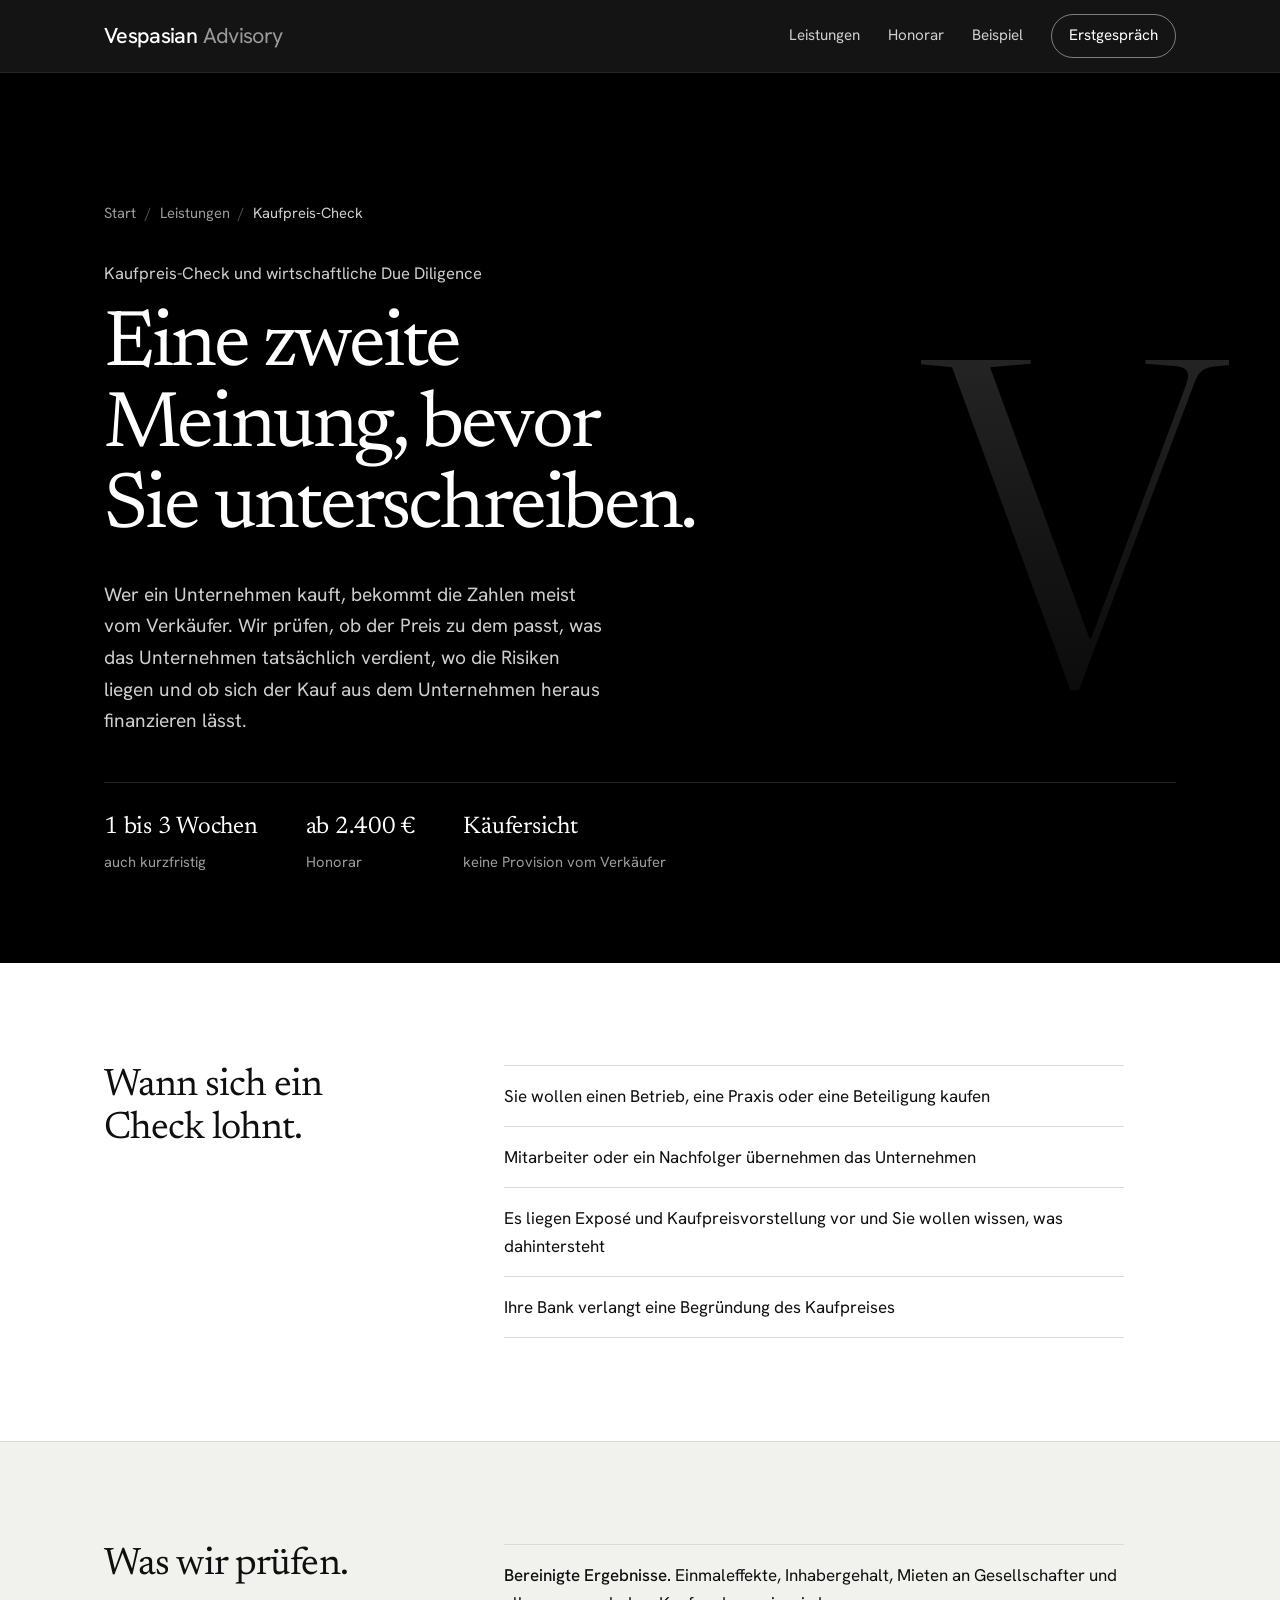
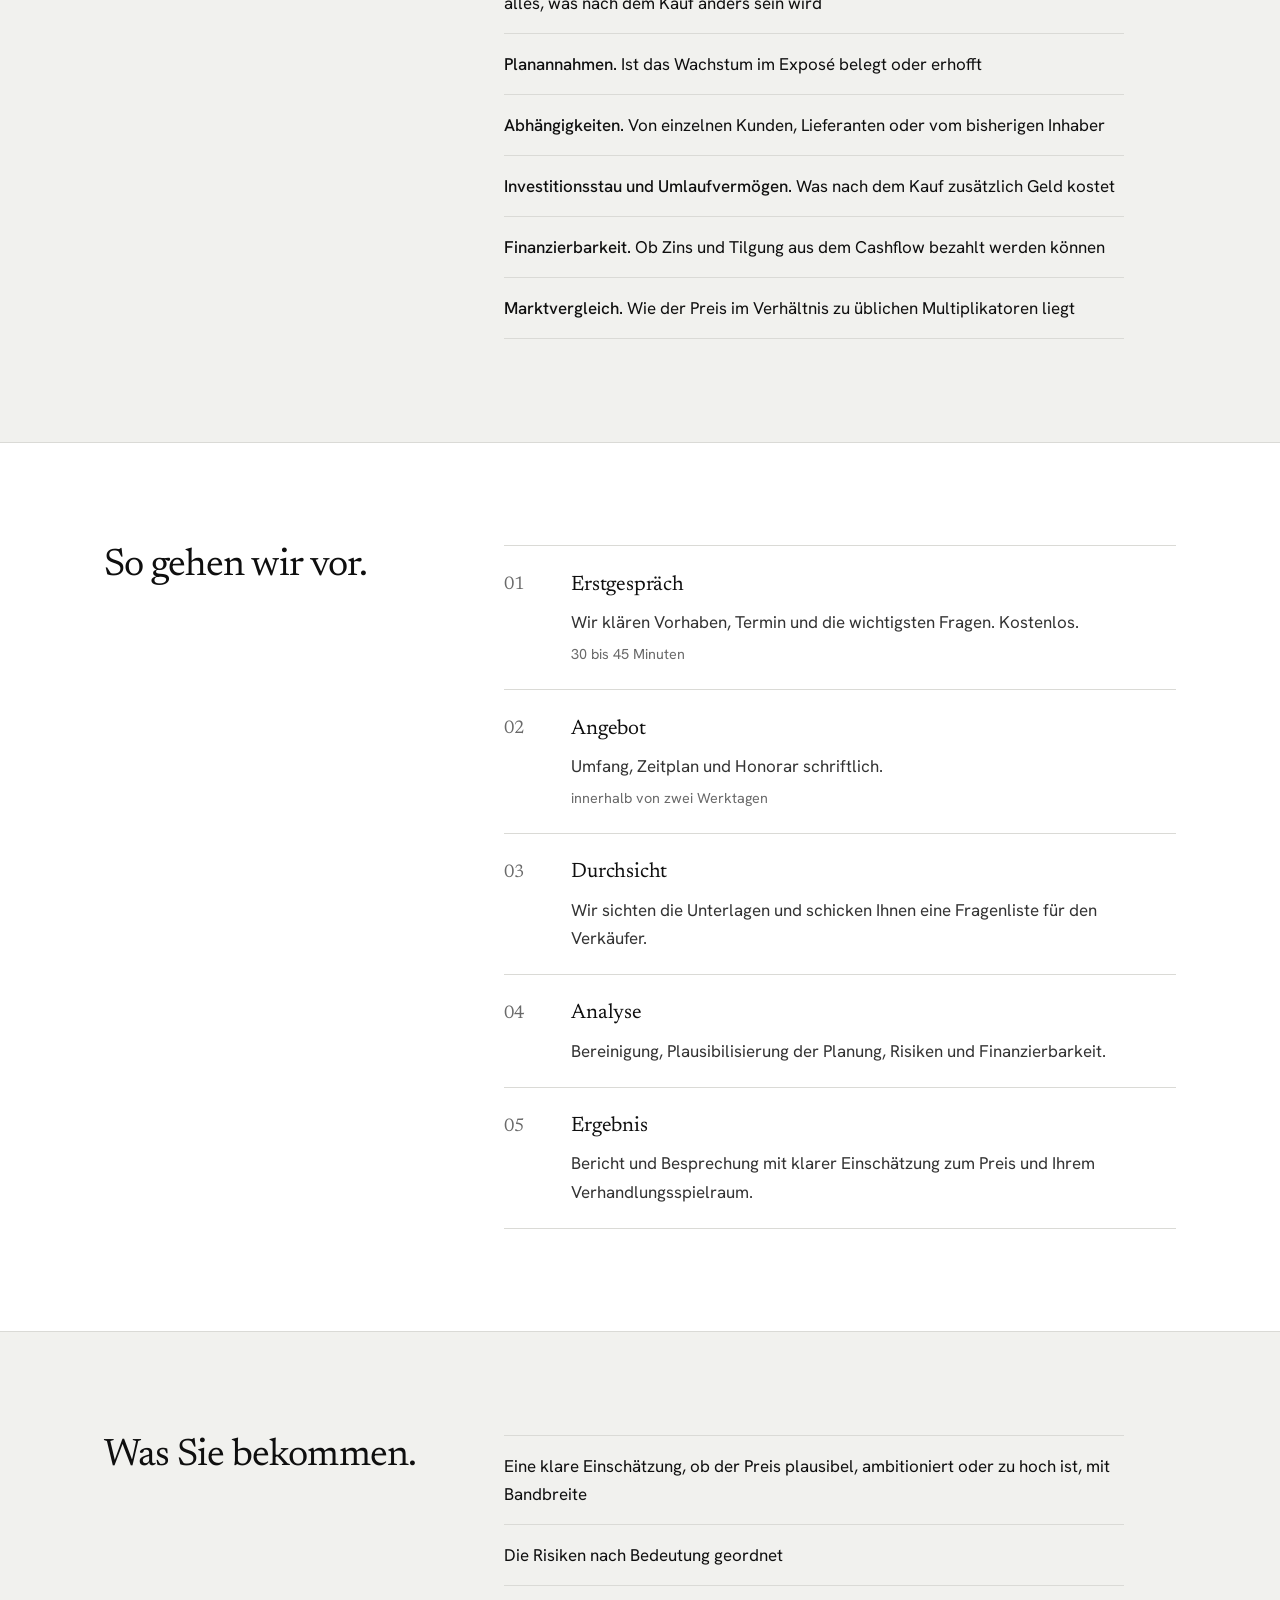
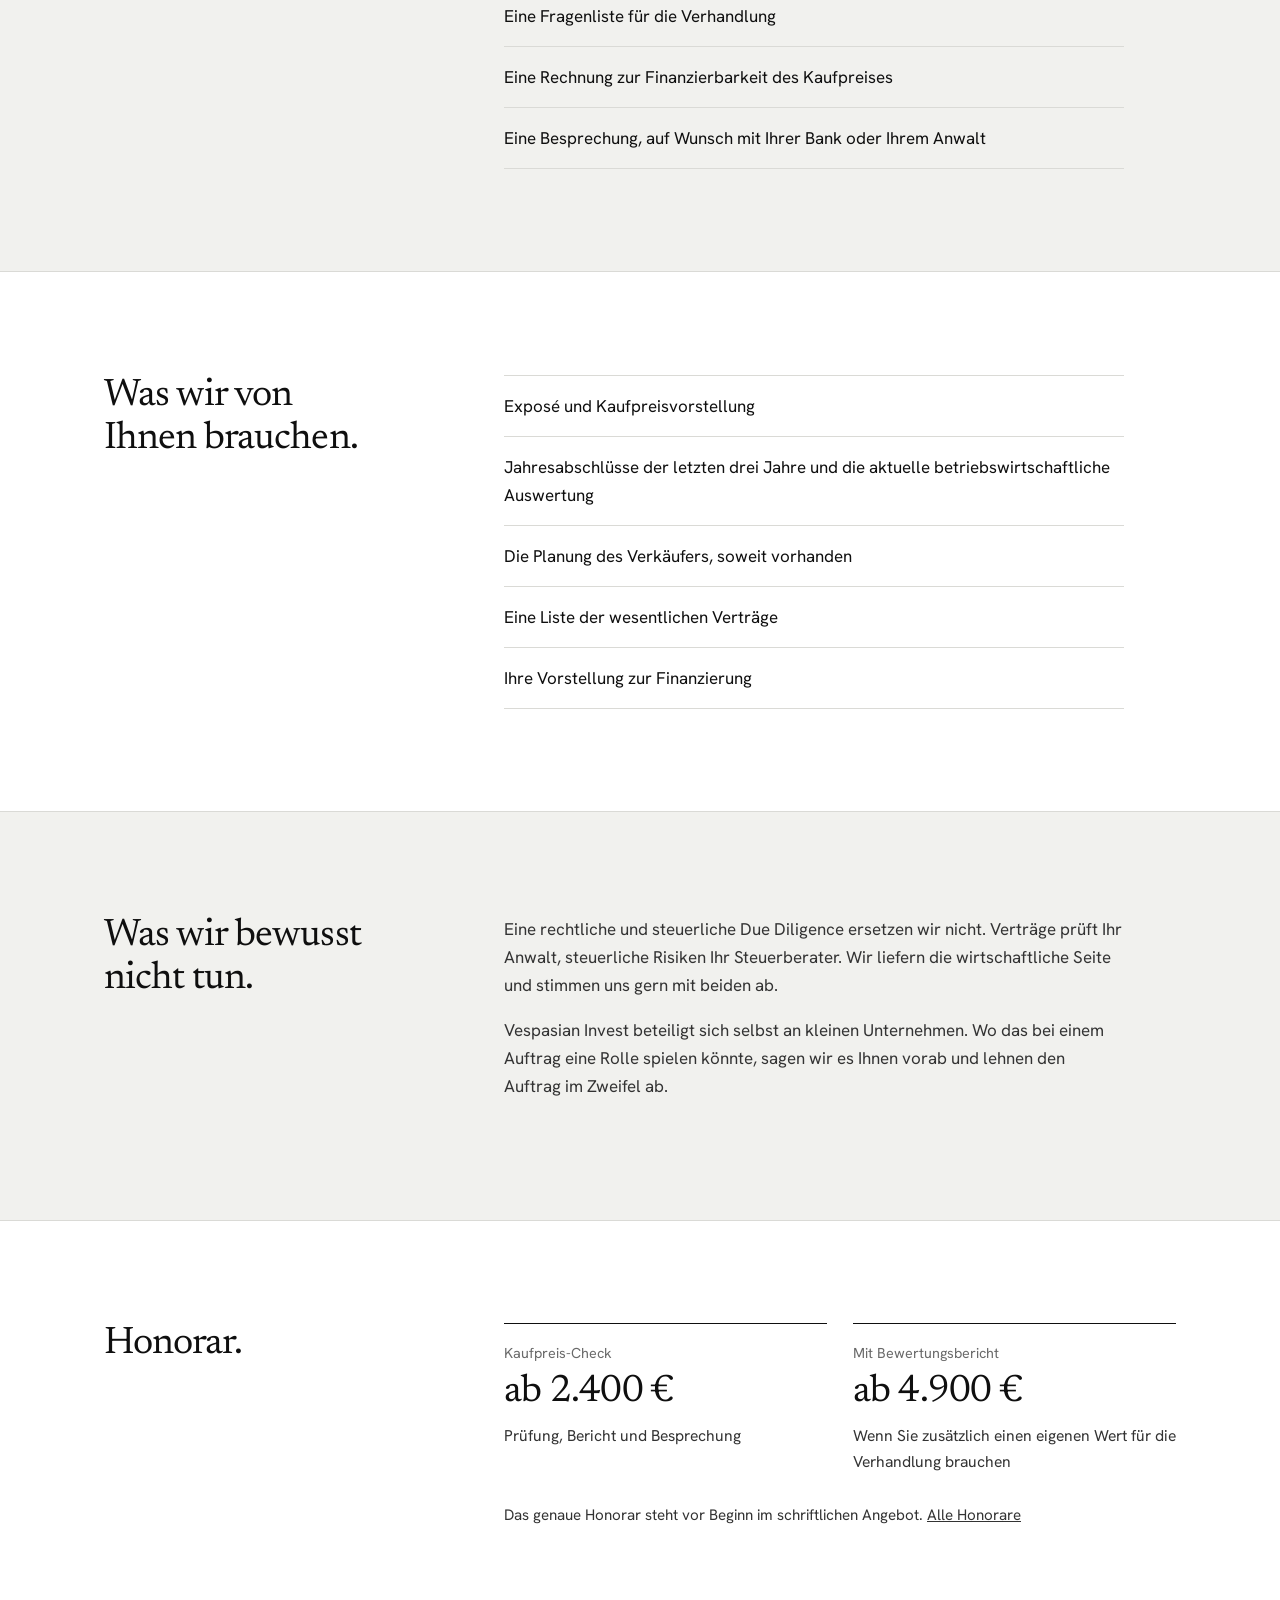
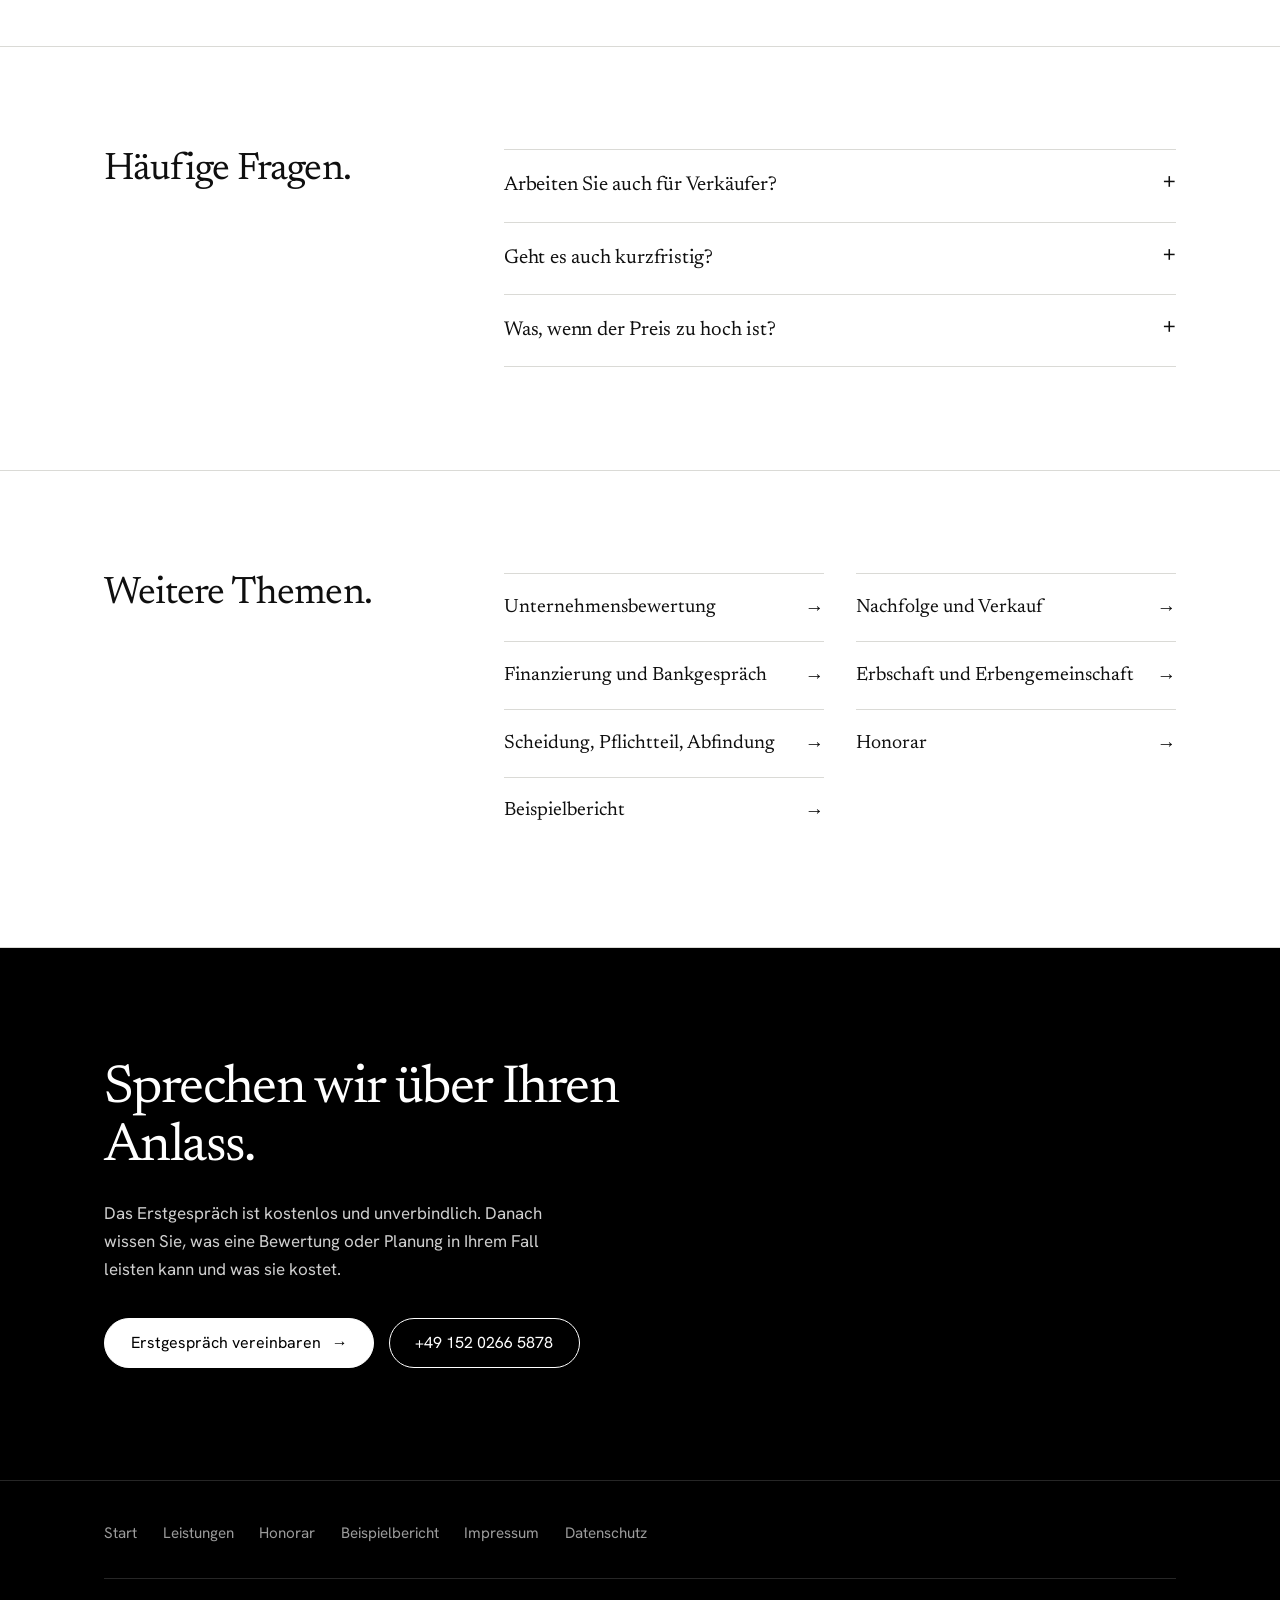
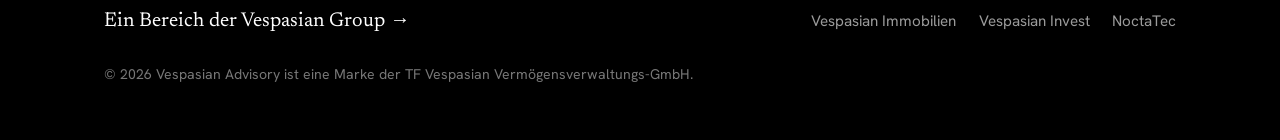
<file: leistungen/kaufpreis-check/index.html>
<!DOCTYPE html>
<html lang="de">
<head>
<meta charset="utf-8">
<meta name="viewport" content="width=device-width, initial-scale=1, viewport-fit=cover">
<title>Kaufpreis-Check vor dem Unternehmenskauf | Vespasian Advisory</title>
<meta name="description" content="Unabhängige Prüfung von Kaufpreis, Zahlen und Planannahmen vor dem Kauf eines Unternehmens oder einer Beteiligung. Mit Risiken, Fragenliste und Finanzierbarkeit.">
<meta name="robots" content="index, follow, max-image-preview:large">
<link rel="canonical" href="https://vespasian-advisory.de/leistungen/kaufpreis-check/">
<meta property="og:type" content="article">
<meta property="og:locale" content="de_DE">
<meta property="og:site_name" content="Vespasian Advisory">
<meta property="og:url" content="https://vespasian-advisory.de/leistungen/kaufpreis-check/">
<meta property="og:title" content="Kaufpreis-Check vor dem Unternehmenskauf | Vespasian Advisory">
<meta property="og:description" content="Unabhängige Prüfung von Kaufpreis, Zahlen und Planannahmen vor dem Kauf eines Unternehmens oder einer Beteiligung. Mit Risiken, Fragenliste und Finanzierbarkeit.">
<meta property="og:image" content="https://vespasian-advisory.de/og.png">
<meta property="og:image:type" content="image/png">
<meta property="og:image:width" content="1200">
<meta property="og:image:height" content="630">
<meta property="og:image:alt" content="Vespasian Advisory. Den Wert kennen. Sicher entscheiden.">
<meta name="twitter:card" content="summary_large_image">
<meta name="twitter:image" content="https://vespasian-advisory.de/og.png">
<meta name="theme-color" content="#000000">
<link rel="icon" href="/favicon.ico" sizes="48x48">
<link rel="icon" href="/favicon.svg" type="image/svg+xml">
<link rel="icon" href="/favicon-48.png" type="image/png" sizes="48x48">
<link rel="icon" href="/favicon-96.png" type="image/png" sizes="96x96">
<link rel="icon" href="/icon-192.png" type="image/png" sizes="192x192">
<link rel="apple-touch-icon" href="/apple-touch-icon.png" sizes="180x180">
<link rel="manifest" href="/site.webmanifest">
<link rel="preload" href="/fonts/newsreader-400.woff2" as="font" type="font/woff2" crossorigin>
<link rel="preload" href="/fonts/hanken-400.woff2" as="font" type="font/woff2" crossorigin>
<link rel="stylesheet" href="/assets/seite.css">
<script type="application/ld+json">{"@context": "https://schema.org", "@graph": [{"@type": "WebPage", "@id": "https://vespasian-advisory.de/leistungen/kaufpreis-check/", "url": "https://vespasian-advisory.de/leistungen/kaufpreis-check/", "name": "Kaufpreis-Check vor dem Unternehmenskauf | Vespasian Advisory", "description": "Unabhängige Prüfung von Kaufpreis, Zahlen und Planannahmen vor dem Kauf eines Unternehmens oder einer Beteiligung. Mit Risiken, Fragenliste und Finanzierbarkeit.", "inLanguage": "de-DE", "isPartOf": {"@type": "WebSite", "url": "https://vespasian-advisory.de/", "name": "Vespasian Advisory"}}, {"@type": "BreadcrumbList", "itemListElement": [{"@type": "ListItem", "position": 1, "name": "Start", "item": "https://vespasian-advisory.de/"}, {"@type": "ListItem", "position": 2, "name": "Leistungen", "item": "https://vespasian-advisory.de/#leistungen"}, {"@type": "ListItem", "position": 3, "name": "Kaufpreis-Check", "item": "https://vespasian-advisory.de/leistungen/kaufpreis-check/"}]}, {"@type": "Service", "name": "Kaufpreis-Check und wirtschaftliche Due Diligence", "description": "Unabhängige Prüfung von Kaufpreis, Zahlen und Planannahmen vor dem Kauf eines Unternehmens oder einer Beteiligung. Mit Risiken, Fragenliste und Finanzierbarkeit.", "areaServed": {"@type": "Country", "name": "Deutschland"}, "provider": {"@type": "ProfessionalService", "name": "Vespasian Advisory", "url": "https://vespasian-advisory.de/"}, "offers": {"@type": "Offer", "priceCurrency": "EUR", "priceSpecification": {"@type": "PriceSpecification", "minPrice": 2400, "priceCurrency": "EUR"}}}, {"@type": "FAQPage", "mainEntity": [{"@type": "Question", "name": "Arbeiten Sie auch für Verkäufer?", "acceptedAnswer": {"@type": "Answer", "text": "Ja. Dann bereiten wir die Zahlen so auf, dass sie einer Prüfung durch den Käufer standhalten. In einem Verkauf arbeiten wir aber immer nur für eine Seite."}}, {"@type": "Question", "name": "Geht es auch kurzfristig?", "acceptedAnswer": {"@type": "Answer", "text": "Wenn ein Termin drängt, sagen Sie es im Erstgespräch. Liegen die Unterlagen vor, ist eine erste Einschätzung oft innerhalb weniger Tage möglich."}}, {"@type": "Question", "name": "Was, wenn der Preis zu hoch ist?", "acceptedAnswer": {"@type": "Answer", "text": "Dann sagen wir Ihnen das klar und zeigen, mit welchen Zahlen Sie nachverhandeln können. Manchmal ist die beste Empfehlung, nicht zu kaufen."}}]}]}</script>
</head>
<body>
<a class="skip" href="#inhalt">Zum Inhalt springen</a>
<header class="head"><div class="wrap">
  <a class="wordmark" href="/">Vespasian <span>Advisory</span></a>
  <nav aria-label="Hauptnavigation"><a class="navlink" href="/#leistungen">Leistungen</a><a class="navlink" href="/honorar/">Honorar</a><a class="navlink" href="/beispiel/">Beispiel</a><a class="cta" href="/#kontakt">Erstgespräch</a></nav>
</div></header>
<main id="inhalt">
<div class="intro"><div class="wrap">
<p class="crumbs"><a href="/">Start</a><span aria-hidden="true">/</span><a href="/#leistungen">Leistungen</a><span aria-hidden="true">/</span><span aria-current="page" style="margin:0;color:#cfcfcf">Kaufpreis-Check</span></p>
<p class="kicker">Kaufpreis-Check und wirtschaftliche Due Diligence</p>
<h1>Eine zweite Meinung, bevor Sie unterschreiben.</h1>
<p class="lead">Wer ein Unternehmen kauft, bekommt die Zahlen meist vom Verkäufer. Wir prüfen, ob der Preis zu dem passt, was das Unternehmen tatsächlich verdient, wo die Risiken liegen und ob sich der Kauf aus dem Unternehmen heraus finanzieren lässt.</p>
<ul class="facts"><li><strong>1 bis 3 Wochen</strong><span>auch kurzfristig</span></li><li><strong>ab 2.400 €</strong><span>Honorar</span></li><li><strong>Käufersicht</strong><span>keine Provision vom Verkäufer</span></li></ul>
</div></div>
<section class="block"><div class="wrap split"><h2>Wann sich ein Check lohnt.</h2><div class="body"><ul class="list"><li>Sie wollen einen Betrieb, eine Praxis oder eine Beteiligung kaufen</li><li>Mitarbeiter oder ein Nachfolger übernehmen das Unternehmen</li><li>Es liegen Exposé und Kaufpreisvorstellung vor und Sie wollen wissen, was dahintersteht</li><li>Ihre Bank verlangt eine Begründung des Kaufpreises</li></ul></div></div></section><section class="block grey"><div class="wrap split"><h2>Was wir prüfen.</h2><div class="body"><ul class="list"><li><b>Bereinigte Ergebnisse.</b> Einmaleffekte, Inhabergehalt, Mieten an Gesellschafter und alles, was nach dem Kauf anders sein wird</li><li><b>Planannahmen.</b> Ist das Wachstum im Exposé belegt oder erhofft</li><li><b>Abhängigkeiten.</b> Von einzelnen Kunden, Lieferanten oder vom bisherigen Inhaber</li><li><b>Investitionsstau und Umlaufvermögen.</b> Was nach dem Kauf zusätzlich Geld kostet</li><li><b>Finanzierbarkeit.</b> Ob Zins und Tilgung aus dem Cashflow bezahlt werden können</li><li><b>Marktvergleich.</b> Wie der Preis im Verhältnis zu üblichen Multiplikatoren liegt</li></ul></div></div></section><section class="block"><div class="wrap split"><h2>So gehen wir vor.</h2><div class="body"><ol class="steps"><li><div><h3>Erstgespräch</h3><p>Wir klären Vorhaben, Termin und die wichtigsten Fragen. Kostenlos.</p><span class="dauer">30 bis 45 Minuten</span></div></li><li><div><h3>Angebot</h3><p>Umfang, Zeitplan und Honorar schriftlich.</p><span class="dauer">innerhalb von zwei Werktagen</span></div></li><li><div><h3>Durchsicht</h3><p>Wir sichten die Unterlagen und schicken Ihnen eine Fragenliste für den Verkäufer.</p></div></li><li><div><h3>Analyse</h3><p>Bereinigung, Plausibilisierung der Planung, Risiken und Finanzierbarkeit.</p></div></li><li><div><h3>Ergebnis</h3><p>Bericht und Besprechung mit klarer Einschätzung zum Preis und Ihrem Verhandlungsspielraum.</p></div></li></ol></div></div></section><section class="block grey"><div class="wrap split"><h2>Was Sie bekommen.</h2><div class="body"><ul class="list"><li>Eine klare Einschätzung, ob der Preis plausibel, ambitioniert oder zu hoch ist, mit Bandbreite</li><li>Die Risiken nach Bedeutung geordnet</li><li>Eine Fragenliste für die Verhandlung</li><li>Eine Rechnung zur Finanzierbarkeit des Kaufpreises</li><li>Eine Besprechung, auf Wunsch mit Ihrer Bank oder Ihrem Anwalt</li></ul></div></div></section><section class="block"><div class="wrap split"><h2>Was wir von Ihnen brauchen.</h2><div class="body"><ul class="list"><li>Exposé und Kaufpreisvorstellung</li><li>Jahresabschlüsse der letzten drei Jahre und die aktuelle betriebswirtschaftliche Auswertung</li><li>Die Planung des Verkäufers, soweit vorhanden</li><li>Eine Liste der wesentlichen Verträge</li><li>Ihre Vorstellung zur Finanzierung</li></ul></div></div></section><section class="block grey"><div class="wrap split"><h2>Was wir bewusst nicht tun.</h2><div class="body"><p>Eine rechtliche und steuerliche Due Diligence ersetzen wir nicht. Verträge prüft Ihr Anwalt, steuerliche Risiken Ihr Steuerberater. Wir liefern die wirtschaftliche Seite und stimmen uns gern mit beiden ab.</p><p>Vespasian Invest beteiligt sich selbst an kleinen Unternehmen. Wo das bei einem Auftrag eine Rolle spielen könnte, sagen wir es Ihnen vorab und lehnen den Auftrag im Zweifel ab.</p></div></div></section><section class="block"><div class="wrap split"><h2>Honorar.</h2><div class="body"><div class="fee"><div><small>Kaufpreis-Check</small><strong>ab 2.400 €</strong><p>Prüfung, Bericht und Besprechung</p></div><div><small>Mit Bewertungsbericht</small><strong>ab 4.900 €</strong><p>Wenn Sie zusätzlich einen eigenen Wert für die Verhandlung brauchen</p></div></div><p class="note">Das genaue Honorar steht vor Beginn im schriftlichen Angebot. <a href="/honorar/">Alle Honorare</a></p></div></div></section>
<section class="block" id="fragen"><div class="wrap split"><h2>Häufige Fragen.</h2><div class="body"><div class="faq"><details><summary>Arbeiten Sie auch für Verkäufer?</summary><p>Ja. Dann bereiten wir die Zahlen so auf, dass sie einer Prüfung durch den Käufer standhalten. In einem Verkauf arbeiten wir aber immer nur für eine Seite.</p></details><details><summary>Geht es auch kurzfristig?</summary><p>Wenn ein Termin drängt, sagen Sie es im Erstgespräch. Liegen die Unterlagen vor, ist eine erste Einschätzung oft innerhalb weniger Tage möglich.</p></details><details><summary>Was, wenn der Preis zu hoch ist?</summary><p>Dann sagen wir Ihnen das klar und zeigen, mit welchen Zahlen Sie nachverhandeln können. Manchmal ist die beste Empfehlung, nicht zu kaufen.</p></details></div></div></div></section>
<section class="block"><div class="wrap split"><h2>Weitere Themen.</h2><div class="more"><a href="/leistungen/unternehmensbewertung/">Unternehmensbewertung<span aria-hidden="true">→</span></a><a href="/leistungen/nachfolge-und-verkauf/">Nachfolge und Verkauf<span aria-hidden="true">→</span></a><a href="/leistungen/finanzierung-und-bankgespraech/">Finanzierung und Bankgespräch<span aria-hidden="true">→</span></a><a href="/leistungen/erbschaft-und-erbengemeinschaft/">Erbschaft und Erbengemeinschaft<span aria-hidden="true">→</span></a><a href="/leistungen/scheidung-und-pflichtteil/">Scheidung, Pflichtteil, Abfindung<span aria-hidden="true">→</span></a><a href="/honorar/">Honorar<span aria-hidden="true">→</span></a><a href="/beispiel/">Beispielbericht<span aria-hidden="true">→</span></a></div></div></section>
<section class="close"><div class="wrap">
<h2>Sprechen wir über Ihren Anlass.</h2>
<p>Das Erstgespräch ist kostenlos und unverbindlich. Danach wissen Sie, was eine Bewertung oder Planung in Ihrem Fall leisten kann und was sie kostet.</p>
<div class="btns"><a class="btn fill" href="/#kontakt">Erstgespräch vereinbaren <span aria-hidden="true">→</span></a><a class="btn ghost" href="tel:+4915202665878">+49 152 0266 5878</a></div>
</div></section>
</main>
<footer><div class="wrap">
<div class="links"><a href="/">Start</a><a href="/#leistungen">Leistungen</a><a href="/honorar/">Honorar</a><a href="/beispiel/">Beispielbericht</a><a href="/#impressum">Impressum</a><a href="/#datenschutz">Datenschutz</a></div>
<div class="group-strip"><a class="gs-main" href="https://vespasian-group.de">Ein Bereich der Vespasian Group <span aria-hidden="true">→</span></a><span class="gs-links"><a href="https://www.vespasian-immobilien.de">Vespasian Immobilien</a><a href="https://vespasian-invest.de">Vespasian Invest</a><a href="https://www.noctatec.de">NoctaTec</a></span></div>
<p class="bottom">© 2026 Vespasian Advisory ist eine Marke der TF Vespasian Vermögensverwaltungs-GmbH.</p>
</div></footer>
<!-- Zähler ohne Cookies: nur Tagessummen je Seite, siehe Datenschutz -->
<script>
(function(){
  if (!navigator.sendBeacon || navigator.doNotTrack === '1' || window.doNotTrack === '1') return;
  var rf = 'direkt'; try { if (document.referrer) { var ru = new URL(document.referrer).hostname.replace(/^www\./, ''); rf = ru === location.hostname.replace(/^www\./, '') ? 'intern' : ru; } } catch (e) {}
  var E = '/z/e', p = location.pathname, c = decodeURIComponent((location.search.match(/[?&]utm_campaign=([^&#]*)/) || [])[1] || ''), vis = 0, seit = document.visibilityState === 'visible' ? Date.now() : 0, tief = 0, fertig = false, schon = {};
  function senden(o) { o.p = p; if (c) o.c = c; try { navigator.sendBeacon(E, JSON.stringify(o)); } catch (e) {} }
  function tiefe() { var h = document.documentElement, m = h.scrollHeight - h.clientHeight, y = window.pageYOffset || h.scrollTop || 0; var v = m > 0 ? Math.round((y + 1) / m * 100) : 100; if (v > tief) tief = v; }
  function zeit() { if (seit) { vis += Date.now() - seit; seit = 0; } }
  function ende() { zeit(); if (fertig) return; fertig = true; tiefe(); senden({ k: 'v', t: vis / 1000, s: tief, m: window.matchMedia('(max-width: 700px)').matches ? 1 : 0, r: rf, l: navigator.language || '' }); }
  function ereignis(art, text) { var k = art + '|' + text; if (schon[k]) return; schon[k] = 1; senden({ k: 'e', e: art, l: String(text || '').replace(/\s+/g, ' ').trim().slice(0, 60) }); }
  window.addEventListener('scroll', tiefe, { passive: true });
  document.addEventListener('visibilitychange', function () { if (document.visibilityState === 'hidden') ende(); else if (!seit) seit = Date.now(); });
  window.addEventListener('pagehide', ende);
  document.addEventListener('click', function (e) {
    var a = e.target.closest && e.target.closest('a, button, summary, [data-z]'); if (!a) return;
    var h = a.getAttribute('href') || '', t = a.getAttribute('data-z') || a.getAttribute('aria-label') || a.textContent || '';
    if (a.tagName === 'SUMMARY') return ereignis('Aufgeklappt', t);
    if (/^mailto:/i.test(h) || /email-protection/.test(h)) return ereignis('E-Mail', t);
    if (/^tel:/i.test(h)) return ereignis('Telefon', t);
    if (/wa\.me|whatsapp/i.test(h)) return ereignis('WhatsApp', t);
    if (/cal\.(eu|com)/i.test(h)) return ereignis('Termin', t);
    if (/^https?:/i.test(h) && a.hostname && a.hostname.replace(/^www\./, '') !== location.hostname.replace(/^www\./, '')) return ereignis('Externer Link', a.hostname.replace(/^www\./, ''));
    if (a.tagName === 'BUTTON' || /\bbtn\b/.test(a.className) || a.hasAttribute('data-z')) return ereignis('Schaltfläche', t);
  }, true);
  document.addEventListener('submit', function (e) { ereignis('Formular', e.target.getAttribute('aria-label') || e.target.id || 'Formular'); }, true);
  Array.prototype.forEach.call(document.querySelectorAll('video'), function (v) { v.addEventListener('play', function () { ereignis('Video', v.id || 'Video'); }, { once: true }); });
  var r = document.getElementById('rechner'); if (r) r.addEventListener('input', function () { ereignis('Rechner', 'Werte geändert'); }, { once: true });
})();
</script>
</body>
</html>
</file>
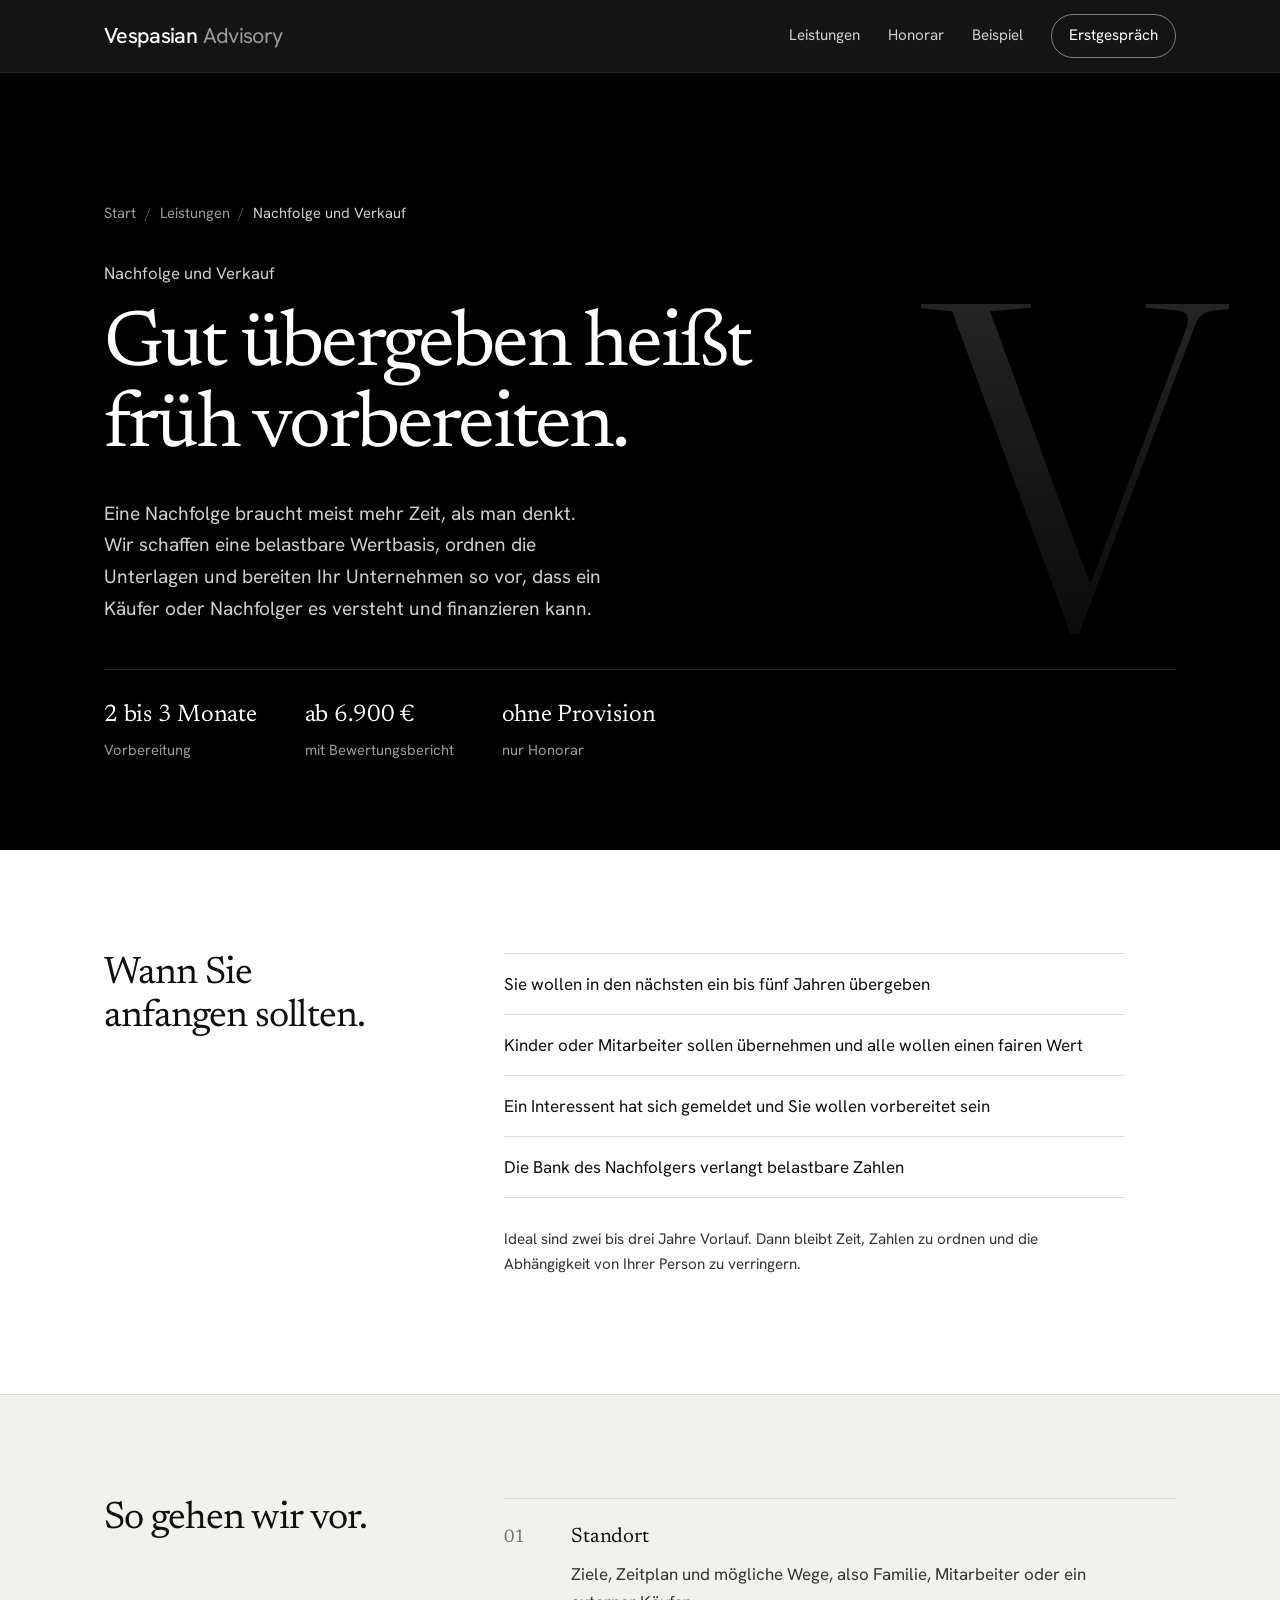
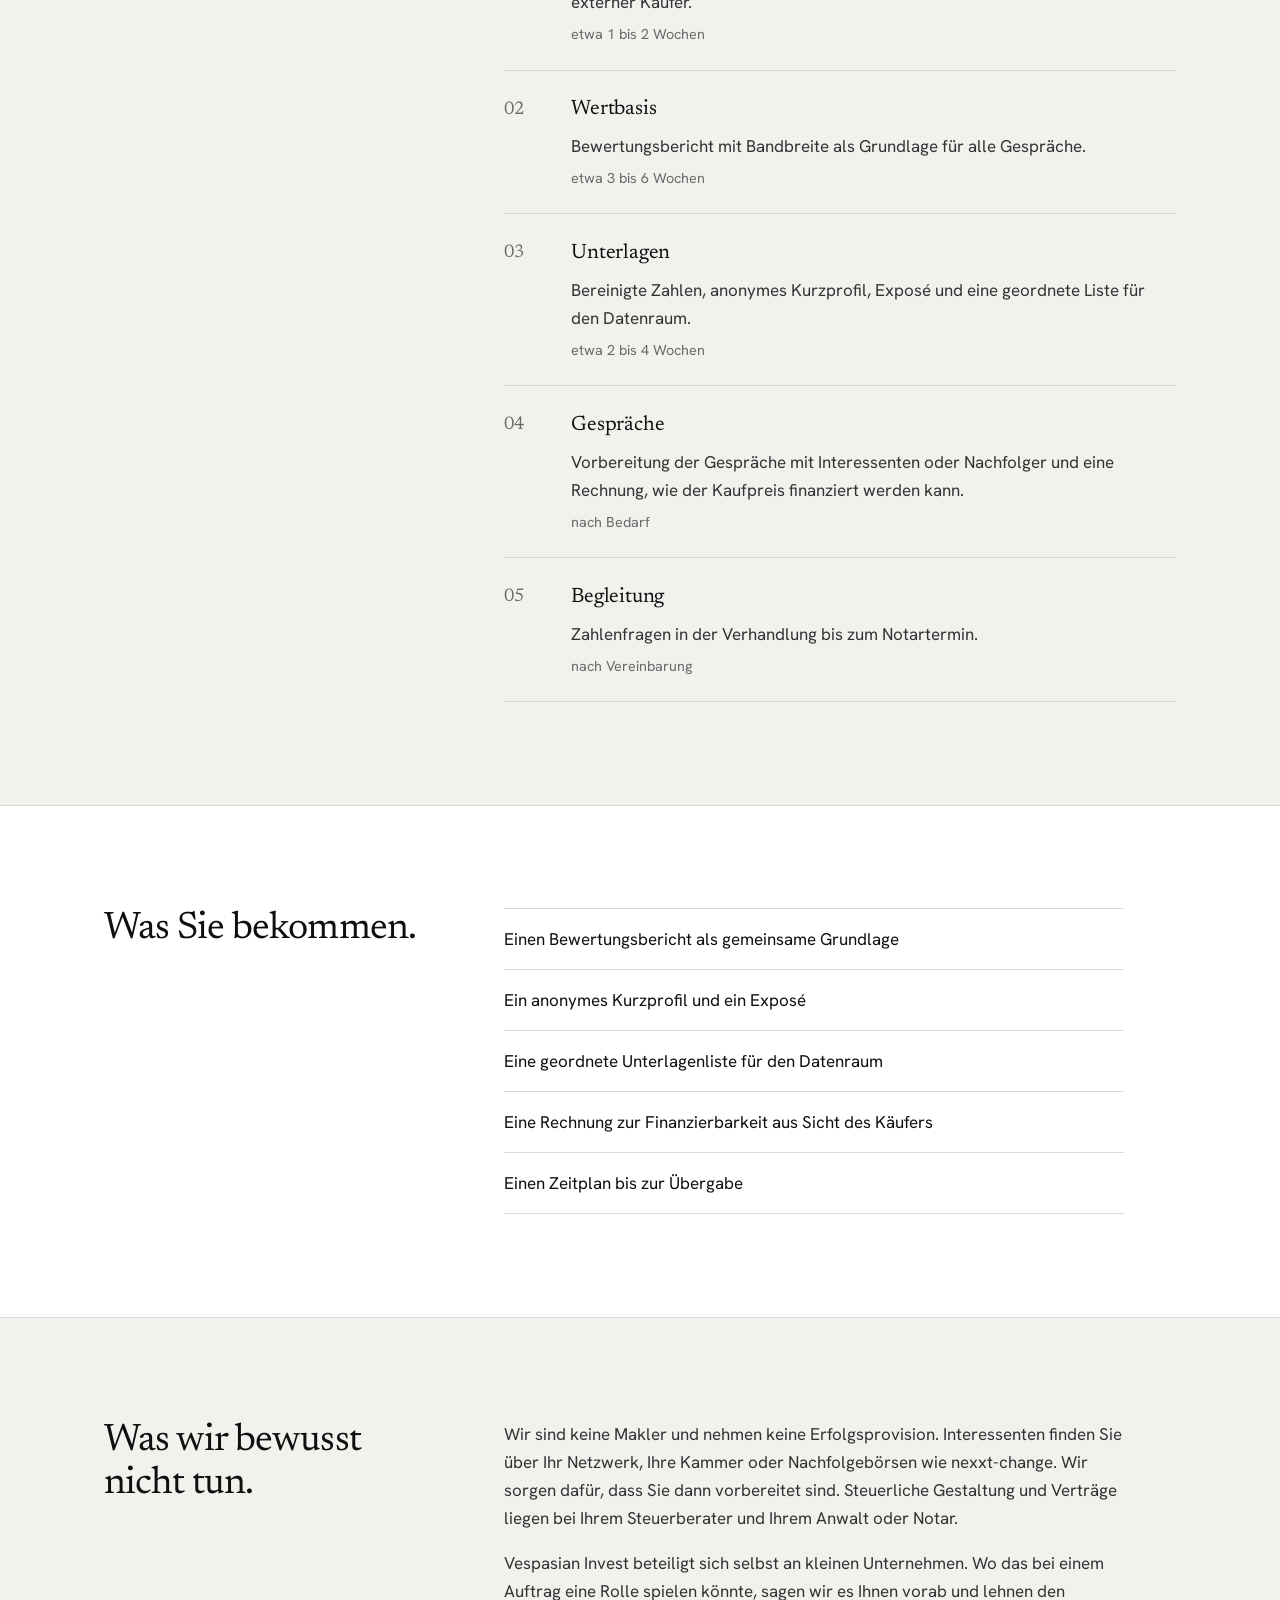
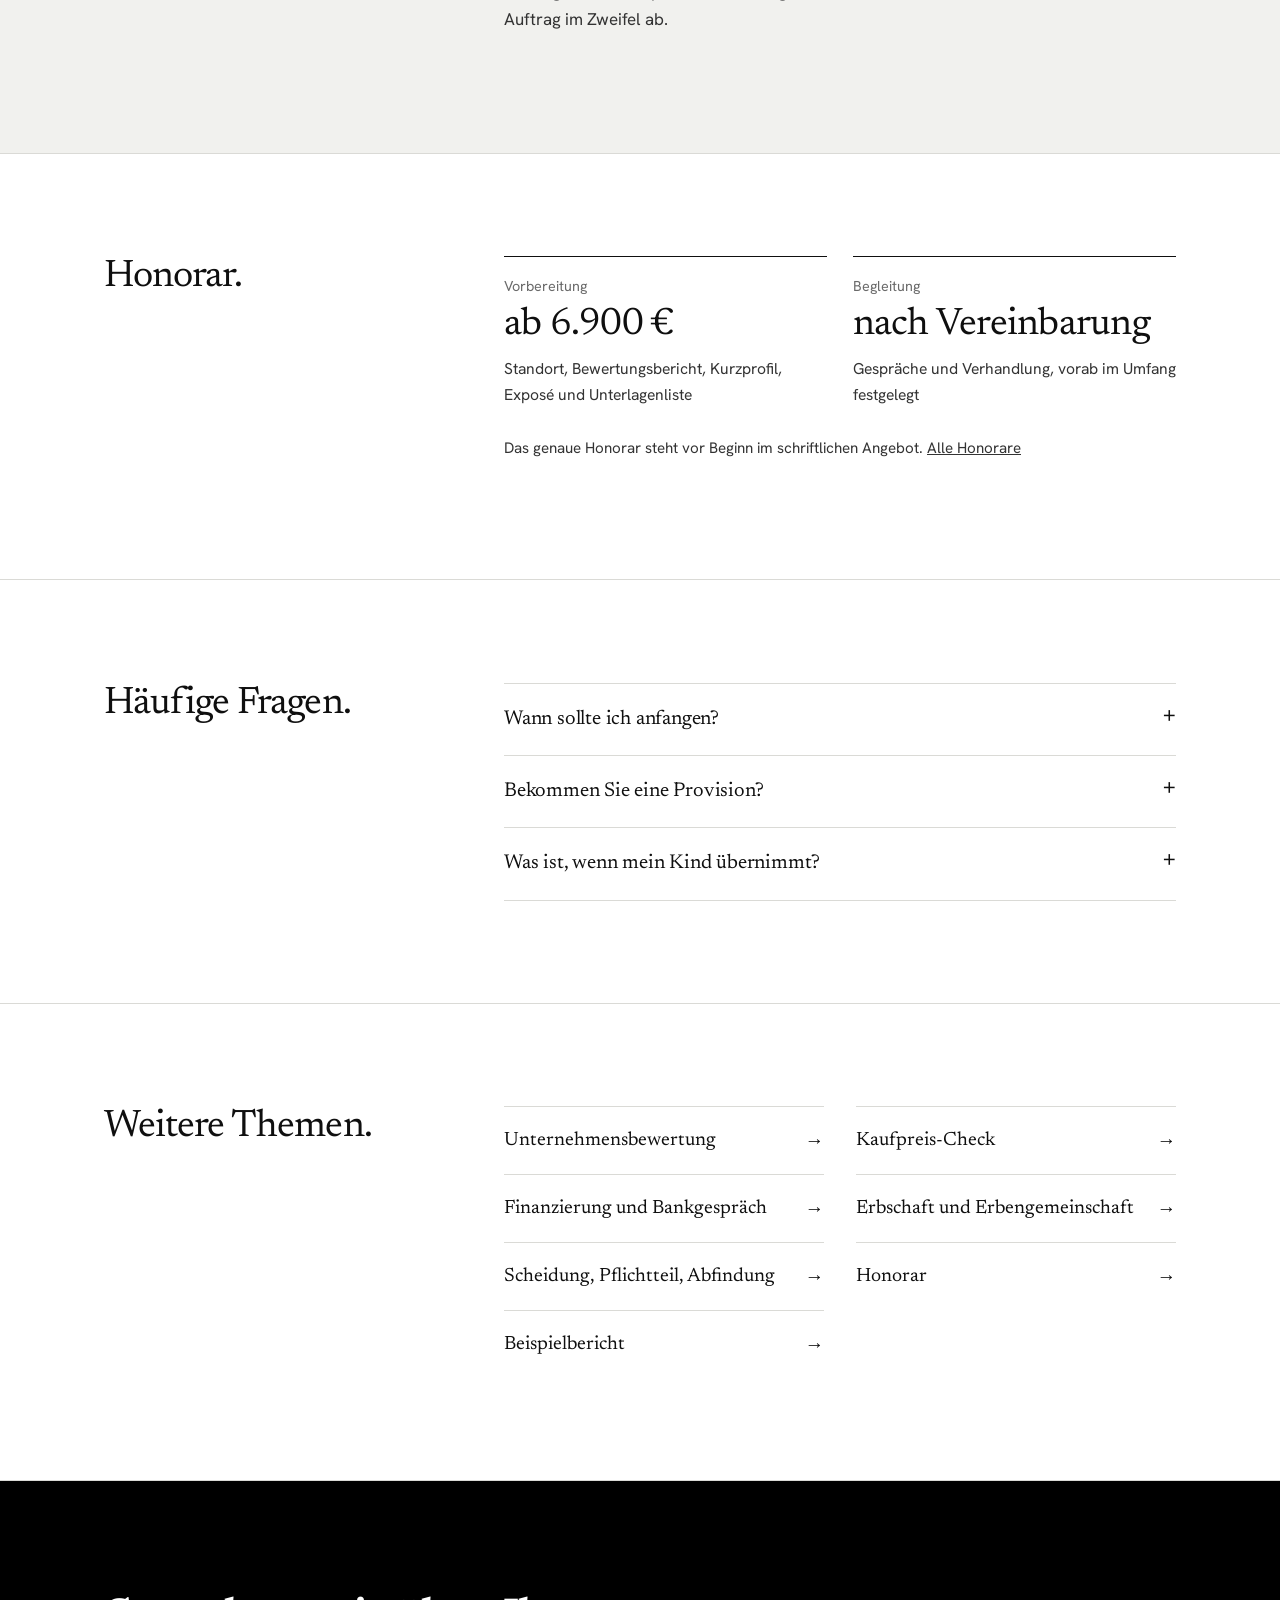
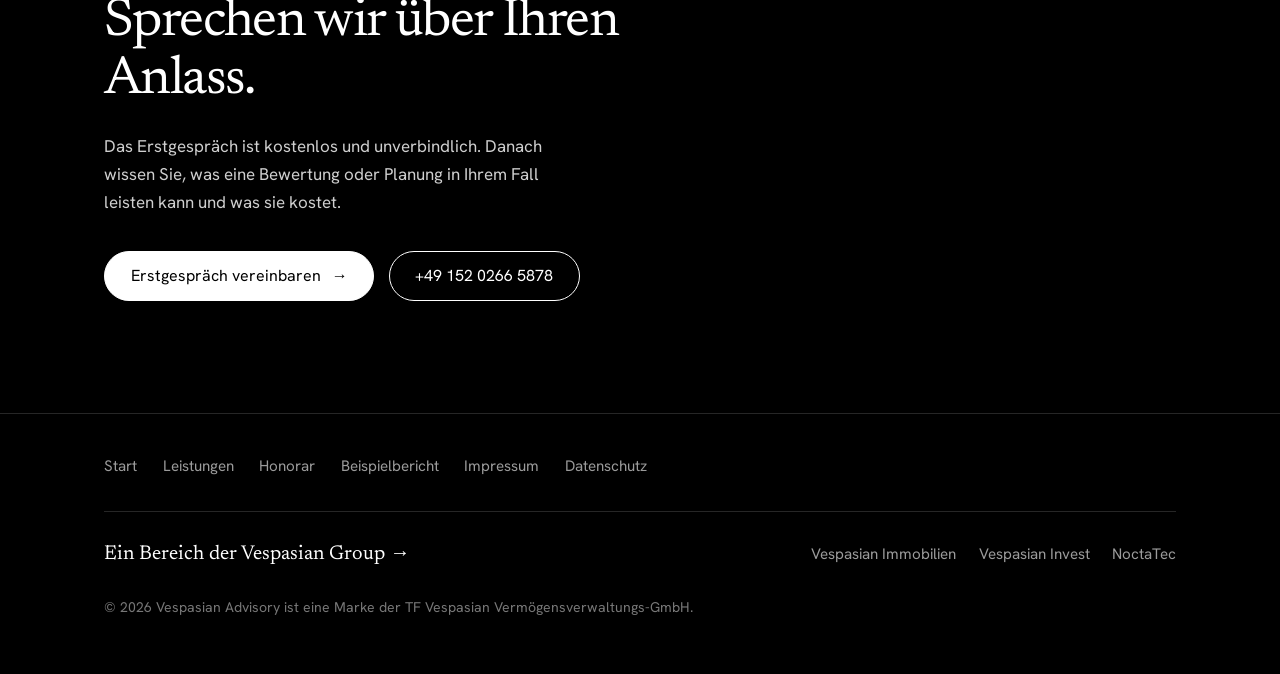
<file: leistungen/nachfolge-und-verkauf/index.html>
<!DOCTYPE html>
<html lang="de">
<head>
<meta charset="utf-8">
<meta name="viewport" content="width=device-width, initial-scale=1, viewport-fit=cover">
<title>Unternehmensnachfolge und Verkauf vorbereiten | Vespasian Advisory</title>
<meta name="description" content="Vorbereitung von Nachfolge und Unternehmensverkauf mit Wertbasis, geordneten Unterlagen, Exposé und Finanzierbarkeit für den Käufer. Ohne Erfolgsprovision.">
<meta name="robots" content="index, follow, max-image-preview:large">
<link rel="canonical" href="https://vespasian-advisory.de/leistungen/nachfolge-und-verkauf/">
<meta property="og:type" content="article">
<meta property="og:locale" content="de_DE">
<meta property="og:site_name" content="Vespasian Advisory">
<meta property="og:url" content="https://vespasian-advisory.de/leistungen/nachfolge-und-verkauf/">
<meta property="og:title" content="Unternehmensnachfolge und Verkauf vorbereiten | Vespasian Advisory">
<meta property="og:description" content="Vorbereitung von Nachfolge und Unternehmensverkauf mit Wertbasis, geordneten Unterlagen, Exposé und Finanzierbarkeit für den Käufer. Ohne Erfolgsprovision.">
<meta property="og:image" content="https://vespasian-advisory.de/og.png">
<meta property="og:image:type" content="image/png">
<meta property="og:image:width" content="1200">
<meta property="og:image:height" content="630">
<meta property="og:image:alt" content="Vespasian Advisory. Den Wert kennen. Sicher entscheiden.">
<meta name="twitter:card" content="summary_large_image">
<meta name="twitter:image" content="https://vespasian-advisory.de/og.png">
<meta name="theme-color" content="#000000">
<link rel="icon" href="/favicon.ico" sizes="48x48">
<link rel="icon" href="/favicon.svg" type="image/svg+xml">
<link rel="icon" href="/favicon-48.png" type="image/png" sizes="48x48">
<link rel="icon" href="/favicon-96.png" type="image/png" sizes="96x96">
<link rel="icon" href="/icon-192.png" type="image/png" sizes="192x192">
<link rel="apple-touch-icon" href="/apple-touch-icon.png" sizes="180x180">
<link rel="manifest" href="/site.webmanifest">
<link rel="preload" href="/fonts/newsreader-400.woff2" as="font" type="font/woff2" crossorigin>
<link rel="preload" href="/fonts/hanken-400.woff2" as="font" type="font/woff2" crossorigin>
<link rel="stylesheet" href="/assets/seite.css">
<script type="application/ld+json">{"@context": "https://schema.org", "@graph": [{"@type": "WebPage", "@id": "https://vespasian-advisory.de/leistungen/nachfolge-und-verkauf/", "url": "https://vespasian-advisory.de/leistungen/nachfolge-und-verkauf/", "name": "Unternehmensnachfolge und Verkauf vorbereiten | Vespasian Advisory", "description": "Vorbereitung von Nachfolge und Unternehmensverkauf mit Wertbasis, geordneten Unterlagen, Exposé und Finanzierbarkeit für den Käufer. Ohne Erfolgsprovision.", "inLanguage": "de-DE", "isPartOf": {"@type": "WebSite", "url": "https://vespasian-advisory.de/", "name": "Vespasian Advisory"}}, {"@type": "BreadcrumbList", "itemListElement": [{"@type": "ListItem", "position": 1, "name": "Start", "item": "https://vespasian-advisory.de/"}, {"@type": "ListItem", "position": 2, "name": "Leistungen", "item": "https://vespasian-advisory.de/#leistungen"}, {"@type": "ListItem", "position": 3, "name": "Nachfolge und Verkauf", "item": "https://vespasian-advisory.de/leistungen/nachfolge-und-verkauf/"}]}, {"@type": "Service", "name": "Vorbereitung von Unternehmensnachfolge und Verkauf", "description": "Vorbereitung von Nachfolge und Unternehmensverkauf mit Wertbasis, geordneten Unterlagen, Exposé und Finanzierbarkeit für den Käufer. Ohne Erfolgsprovision.", "areaServed": {"@type": "Country", "name": "Deutschland"}, "provider": {"@type": "ProfessionalService", "name": "Vespasian Advisory", "url": "https://vespasian-advisory.de/"}, "offers": {"@type": "Offer", "priceCurrency": "EUR", "priceSpecification": {"@type": "PriceSpecification", "minPrice": 6900, "priceCurrency": "EUR"}}}, {"@type": "FAQPage", "mainEntity": [{"@type": "Question", "name": "Wann sollte ich anfangen?", "acceptedAnswer": {"@type": "Answer", "text": "Idealerweise zwei bis drei Jahre vor der Übergabe. Dann lassen sich Zahlen ordnen, Abhängigkeiten verringern und der Wert gezielt steigern."}}, {"@type": "Question", "name": "Bekommen Sie eine Provision?", "acceptedAnswer": {"@type": "Answer", "text": "Nein. Wir werden nur von Ihnen bezahlt, nach vereinbartem Honorar. Am Verkaufspreis verdienen wir nicht mit."}}, {"@type": "Question", "name": "Was ist, wenn mein Kind übernimmt?", "acceptedAnswer": {"@type": "Answer", "text": "Dann geht es um einen Wert, den beide Seiten als fair empfinden, und um eine Finanzierung, die das Unternehmen tragen kann. Die steuerliche Seite klären Sie mit Ihrem Steuerberater."}}]}]}</script>
</head>
<body>
<a class="skip" href="#inhalt">Zum Inhalt springen</a>
<header class="head"><div class="wrap">
  <a class="wordmark" href="/">Vespasian <span>Advisory</span></a>
  <nav aria-label="Hauptnavigation"><a class="navlink" href="/#leistungen">Leistungen</a><a class="navlink" href="/honorar/">Honorar</a><a class="navlink" href="/beispiel/">Beispiel</a><a class="cta" href="/#kontakt">Erstgespräch</a></nav>
</div></header>
<main id="inhalt">
<div class="intro"><div class="wrap">
<p class="crumbs"><a href="/">Start</a><span aria-hidden="true">/</span><a href="/#leistungen">Leistungen</a><span aria-hidden="true">/</span><span aria-current="page" style="margin:0;color:#cfcfcf">Nachfolge und Verkauf</span></p>
<p class="kicker">Nachfolge und Verkauf</p>
<h1>Gut übergeben heißt früh vorbereiten.</h1>
<p class="lead">Eine Nachfolge braucht meist mehr Zeit, als man denkt. Wir schaffen eine belastbare Wertbasis, ordnen die Unterlagen und bereiten Ihr Unternehmen so vor, dass ein Käufer oder Nachfolger es versteht und finanzieren kann.</p>
<ul class="facts"><li><strong>2 bis 3 Monate</strong><span>Vorbereitung</span></li><li><strong>ab 6.900 €</strong><span>mit Bewertungsbericht</span></li><li><strong>ohne Provision</strong><span>nur Honorar</span></li></ul>
</div></div>
<section class="block"><div class="wrap split"><h2>Wann Sie anfangen sollten.</h2><div class="body"><ul class="list"><li>Sie wollen in den nächsten ein bis fünf Jahren übergeben</li><li>Kinder oder Mitarbeiter sollen übernehmen und alle wollen einen fairen Wert</li><li>Ein Interessent hat sich gemeldet und Sie wollen vorbereitet sein</li><li>Die Bank des Nachfolgers verlangt belastbare Zahlen</li></ul><p class="note">Ideal sind zwei bis drei Jahre Vorlauf. Dann bleibt Zeit, Zahlen zu ordnen und die Abhängigkeit von Ihrer Person zu verringern.</p></div></div></section><section class="block grey"><div class="wrap split"><h2>So gehen wir vor.</h2><div class="body"><ol class="steps"><li><div><h3>Standort</h3><p>Ziele, Zeitplan und mögliche Wege, also Familie, Mitarbeiter oder ein externer Käufer.</p><span class="dauer">etwa 1 bis 2 Wochen</span></div></li><li><div><h3>Wertbasis</h3><p>Bewertungsbericht mit Bandbreite als Grundlage für alle Gespräche.</p><span class="dauer">etwa 3 bis 6 Wochen</span></div></li><li><div><h3>Unterlagen</h3><p>Bereinigte Zahlen, anonymes Kurzprofil, Exposé und eine geordnete Liste für den Datenraum.</p><span class="dauer">etwa 2 bis 4 Wochen</span></div></li><li><div><h3>Gespräche</h3><p>Vorbereitung der Gespräche mit Interessenten oder Nachfolger und eine Rechnung, wie der Kaufpreis finanziert werden kann.</p><span class="dauer">nach Bedarf</span></div></li><li><div><h3>Begleitung</h3><p>Zahlenfragen in der Verhandlung bis zum Notartermin.</p><span class="dauer">nach Vereinbarung</span></div></li></ol></div></div></section><section class="block"><div class="wrap split"><h2>Was Sie bekommen.</h2><div class="body"><ul class="list"><li>Einen Bewertungsbericht als gemeinsame Grundlage</li><li>Ein anonymes Kurzprofil und ein Exposé</li><li>Eine geordnete Unterlagenliste für den Datenraum</li><li>Eine Rechnung zur Finanzierbarkeit aus Sicht des Käufers</li><li>Einen Zeitplan bis zur Übergabe</li></ul></div></div></section><section class="block grey"><div class="wrap split"><h2>Was wir bewusst nicht tun.</h2><div class="body"><p>Wir sind keine Makler und nehmen keine Erfolgsprovision. Interessenten finden Sie über Ihr Netzwerk, Ihre Kammer oder Nachfolgebörsen wie nexxt-change. Wir sorgen dafür, dass Sie dann vorbereitet sind. Steuerliche Gestaltung und Verträge liegen bei Ihrem Steuerberater und Ihrem Anwalt oder Notar.</p><p>Vespasian Invest beteiligt sich selbst an kleinen Unternehmen. Wo das bei einem Auftrag eine Rolle spielen könnte, sagen wir es Ihnen vorab und lehnen den Auftrag im Zweifel ab.</p></div></div></section><section class="block"><div class="wrap split"><h2>Honorar.</h2><div class="body"><div class="fee"><div><small>Vorbereitung</small><strong>ab 6.900 €</strong><p>Standort, Bewertungsbericht, Kurzprofil, Exposé und Unterlagenliste</p></div><div><small>Begleitung</small><strong>nach Vereinbarung</strong><p>Gespräche und Verhandlung, vorab im Umfang festgelegt</p></div></div><p class="note">Das genaue Honorar steht vor Beginn im schriftlichen Angebot. <a href="/honorar/">Alle Honorare</a></p></div></div></section>
<section class="block" id="fragen"><div class="wrap split"><h2>Häufige Fragen.</h2><div class="body"><div class="faq"><details><summary>Wann sollte ich anfangen?</summary><p>Idealerweise zwei bis drei Jahre vor der Übergabe. Dann lassen sich Zahlen ordnen, Abhängigkeiten verringern und der Wert gezielt steigern.</p></details><details><summary>Bekommen Sie eine Provision?</summary><p>Nein. Wir werden nur von Ihnen bezahlt, nach vereinbartem Honorar. Am Verkaufspreis verdienen wir nicht mit.</p></details><details><summary>Was ist, wenn mein Kind übernimmt?</summary><p>Dann geht es um einen Wert, den beide Seiten als fair empfinden, und um eine Finanzierung, die das Unternehmen tragen kann. Die steuerliche Seite klären Sie mit Ihrem Steuerberater.</p></details></div></div></div></section>
<section class="block"><div class="wrap split"><h2>Weitere Themen.</h2><div class="more"><a href="/leistungen/unternehmensbewertung/">Unternehmensbewertung<span aria-hidden="true">→</span></a><a href="/leistungen/kaufpreis-check/">Kaufpreis-Check<span aria-hidden="true">→</span></a><a href="/leistungen/finanzierung-und-bankgespraech/">Finanzierung und Bankgespräch<span aria-hidden="true">→</span></a><a href="/leistungen/erbschaft-und-erbengemeinschaft/">Erbschaft und Erbengemeinschaft<span aria-hidden="true">→</span></a><a href="/leistungen/scheidung-und-pflichtteil/">Scheidung, Pflichtteil, Abfindung<span aria-hidden="true">→</span></a><a href="/honorar/">Honorar<span aria-hidden="true">→</span></a><a href="/beispiel/">Beispielbericht<span aria-hidden="true">→</span></a></div></div></section>
<section class="close"><div class="wrap">
<h2>Sprechen wir über Ihren Anlass.</h2>
<p>Das Erstgespräch ist kostenlos und unverbindlich. Danach wissen Sie, was eine Bewertung oder Planung in Ihrem Fall leisten kann und was sie kostet.</p>
<div class="btns"><a class="btn fill" href="/#kontakt">Erstgespräch vereinbaren <span aria-hidden="true">→</span></a><a class="btn ghost" href="tel:+4915202665878">+49 152 0266 5878</a></div>
</div></section>
</main>
<footer><div class="wrap">
<div class="links"><a href="/">Start</a><a href="/#leistungen">Leistungen</a><a href="/honorar/">Honorar</a><a href="/beispiel/">Beispielbericht</a><a href="/#impressum">Impressum</a><a href="/#datenschutz">Datenschutz</a></div>
<div class="group-strip"><a class="gs-main" href="https://vespasian-group.de">Ein Bereich der Vespasian Group <span aria-hidden="true">→</span></a><span class="gs-links"><a href="https://www.vespasian-immobilien.de">Vespasian Immobilien</a><a href="https://vespasian-invest.de">Vespasian Invest</a><a href="https://www.noctatec.de">NoctaTec</a></span></div>
<p class="bottom">© 2026 Vespasian Advisory ist eine Marke der TF Vespasian Vermögensverwaltungs-GmbH.</p>
</div></footer>
<!-- Zähler ohne Cookies: nur Tagessummen je Seite, siehe Datenschutz -->
<script>
(function(){
  if (!navigator.sendBeacon || navigator.doNotTrack === '1' || window.doNotTrack === '1') return;
  var rf = 'direkt'; try { if (document.referrer) { var ru = new URL(document.referrer).hostname.replace(/^www\./, ''); rf = ru === location.hostname.replace(/^www\./, '') ? 'intern' : ru; } } catch (e) {}
  var E = '/z/e', p = location.pathname, c = decodeURIComponent((location.search.match(/[?&]utm_campaign=([^&#]*)/) || [])[1] || ''), vis = 0, seit = document.visibilityState === 'visible' ? Date.now() : 0, tief = 0, fertig = false, schon = {};
  function senden(o) { o.p = p; if (c) o.c = c; try { navigator.sendBeacon(E, JSON.stringify(o)); } catch (e) {} }
  function tiefe() { var h = document.documentElement, m = h.scrollHeight - h.clientHeight, y = window.pageYOffset || h.scrollTop || 0; var v = m > 0 ? Math.round((y + 1) / m * 100) : 100; if (v > tief) tief = v; }
  function zeit() { if (seit) { vis += Date.now() - seit; seit = 0; } }
  function ende() { zeit(); if (fertig) return; fertig = true; tiefe(); senden({ k: 'v', t: vis / 1000, s: tief, m: window.matchMedia('(max-width: 700px)').matches ? 1 : 0, r: rf, l: navigator.language || '' }); }
  function ereignis(art, text) { var k = art + '|' + text; if (schon[k]) return; schon[k] = 1; senden({ k: 'e', e: art, l: String(text || '').replace(/\s+/g, ' ').trim().slice(0, 60) }); }
  window.addEventListener('scroll', tiefe, { passive: true });
  document.addEventListener('visibilitychange', function () { if (document.visibilityState === 'hidden') ende(); else if (!seit) seit = Date.now(); });
  window.addEventListener('pagehide', ende);
  document.addEventListener('click', function (e) {
    var a = e.target.closest && e.target.closest('a, button, summary, [data-z]'); if (!a) return;
    var h = a.getAttribute('href') || '', t = a.getAttribute('data-z') || a.getAttribute('aria-label') || a.textContent || '';
    if (a.tagName === 'SUMMARY') return ereignis('Aufgeklappt', t);
    if (/^mailto:/i.test(h) || /email-protection/.test(h)) return ereignis('E-Mail', t);
    if (/^tel:/i.test(h)) return ereignis('Telefon', t);
    if (/wa\.me|whatsapp/i.test(h)) return ereignis('WhatsApp', t);
    if (/cal\.(eu|com)/i.test(h)) return ereignis('Termin', t);
    if (/^https?:/i.test(h) && a.hostname && a.hostname.replace(/^www\./, '') !== location.hostname.replace(/^www\./, '')) return ereignis('Externer Link', a.hostname.replace(/^www\./, ''));
    if (a.tagName === 'BUTTON' || /\bbtn\b/.test(a.className) || a.hasAttribute('data-z')) return ereignis('Schaltfläche', t);
  }, true);
  document.addEventListener('submit', function (e) { ereignis('Formular', e.target.getAttribute('aria-label') || e.target.id || 'Formular'); }, true);
  Array.prototype.forEach.call(document.querySelectorAll('video'), function (v) { v.addEventListener('play', function () { ereignis('Video', v.id || 'Video'); }, { once: true }); });
  var r = document.getElementById('rechner'); if (r) r.addEventListener('input', function () { ereignis('Rechner', 'Werte geändert'); }, { once: true });
})();
</script>
</body>
</html>
</file>
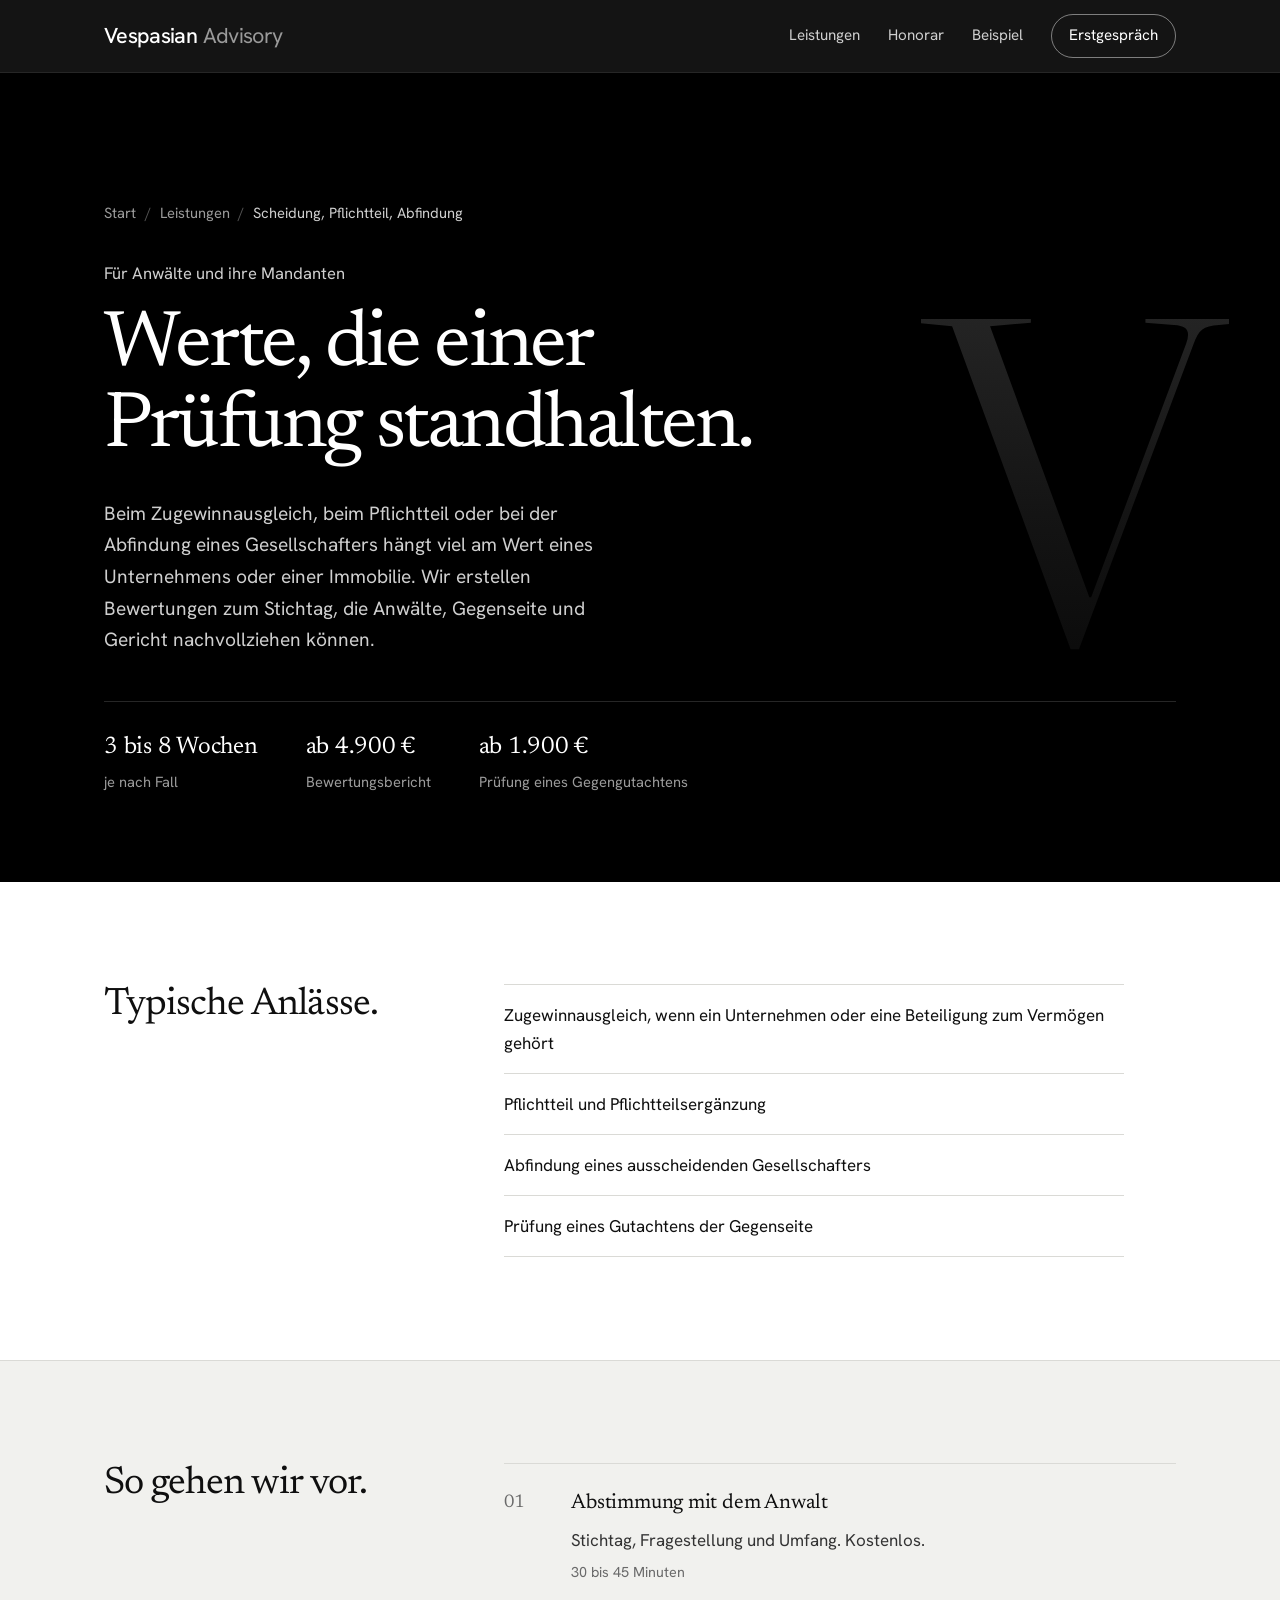
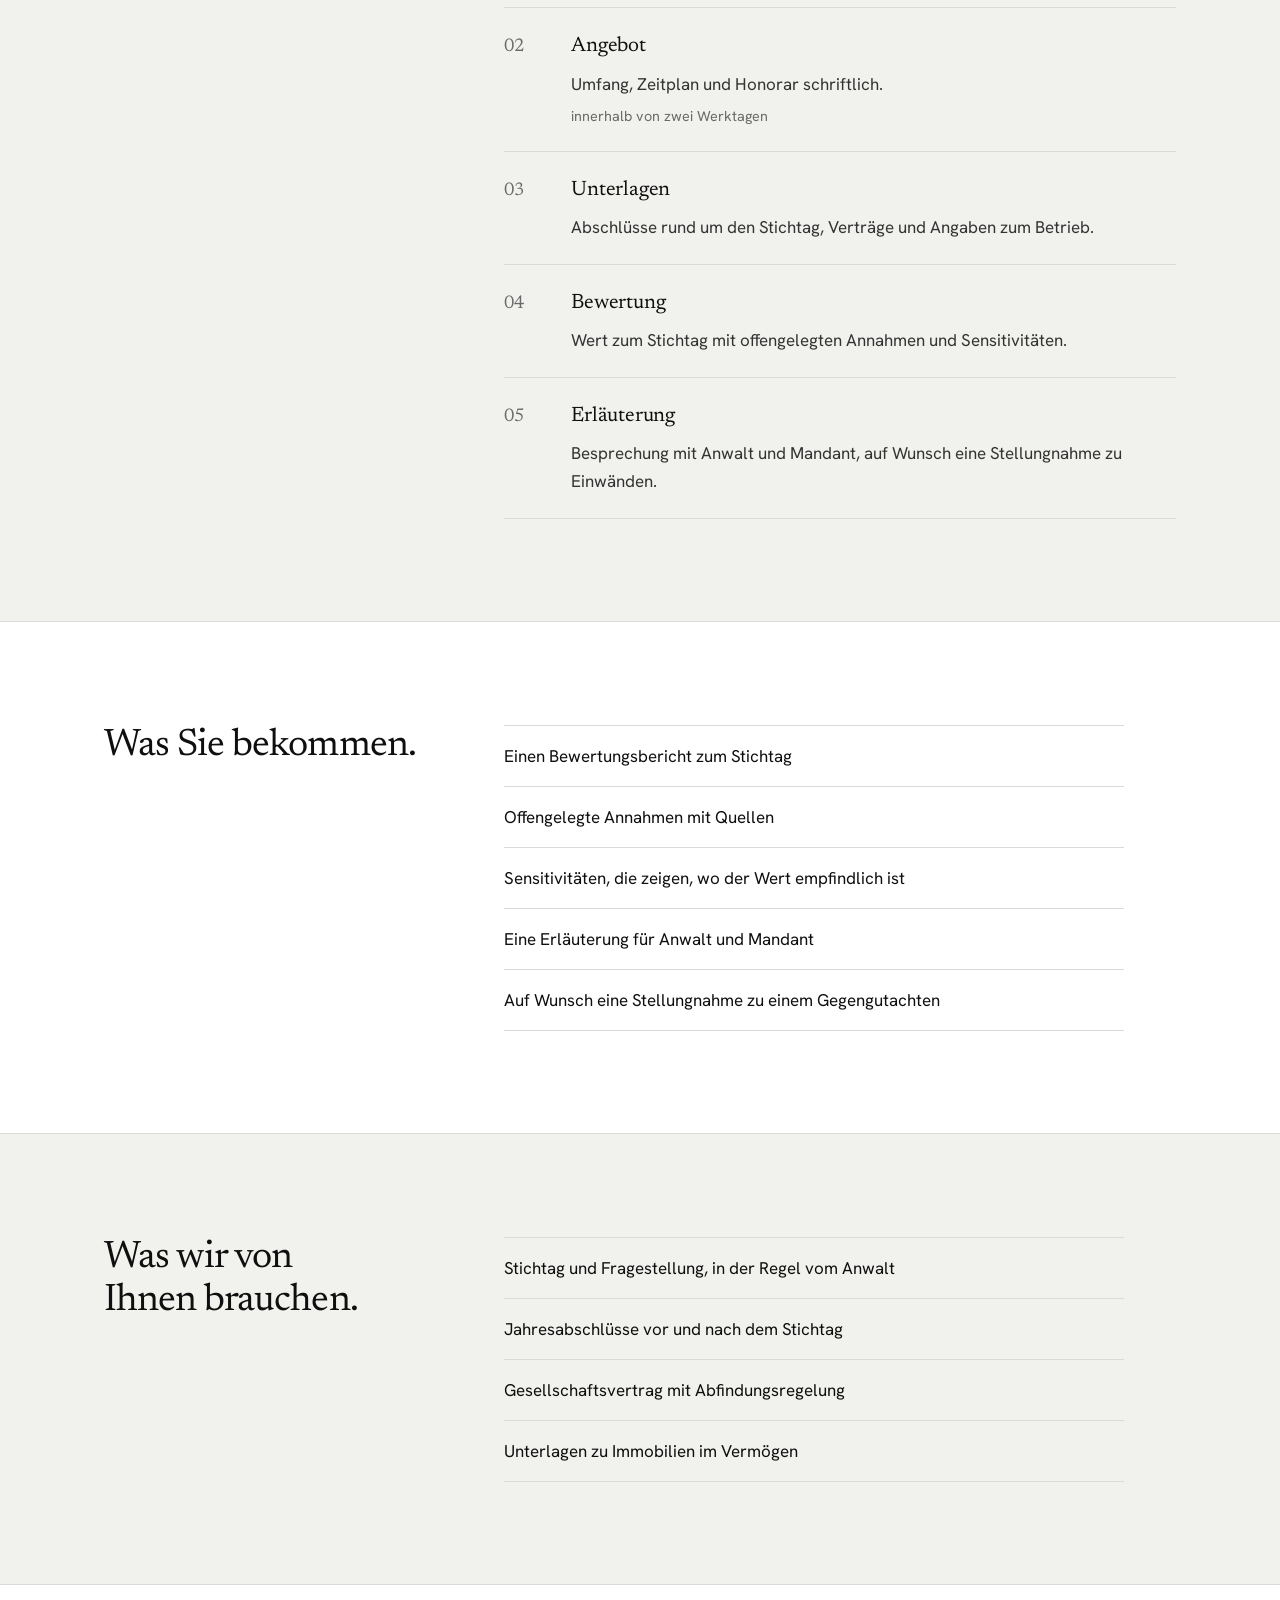
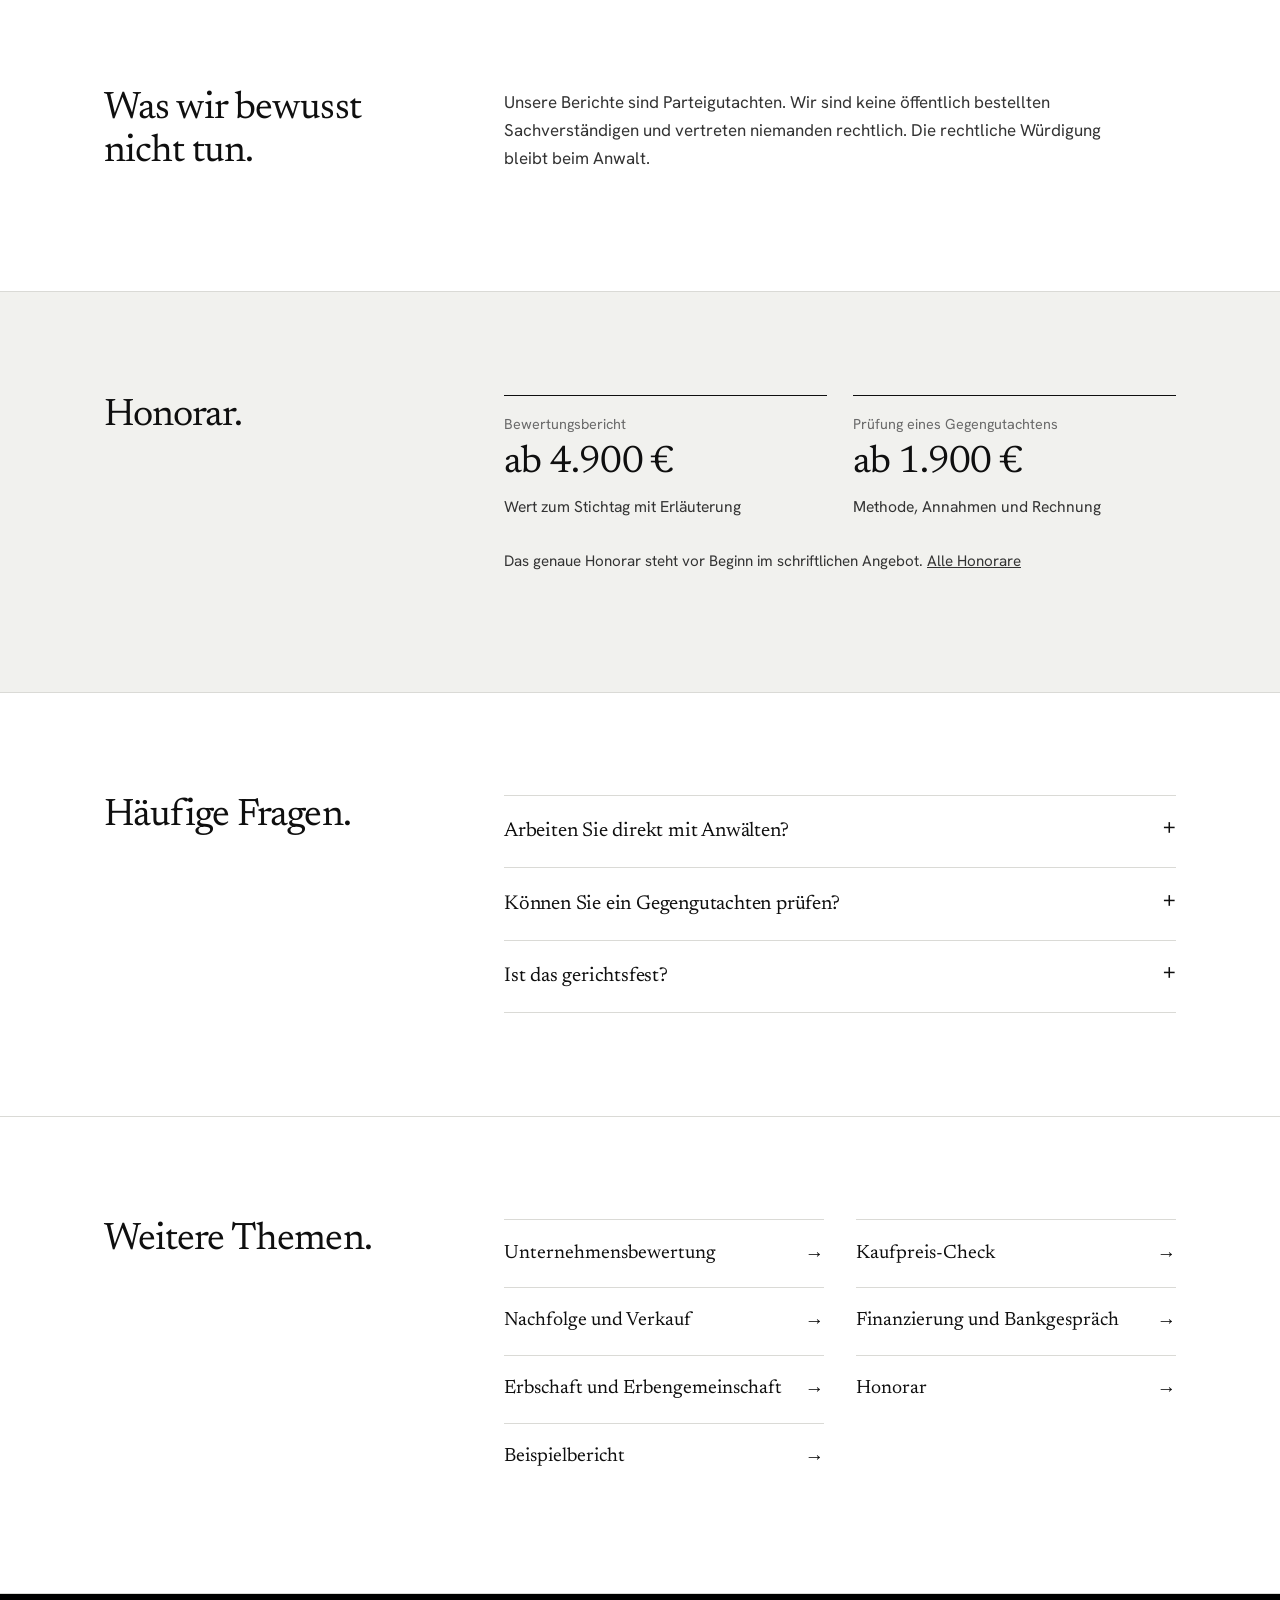
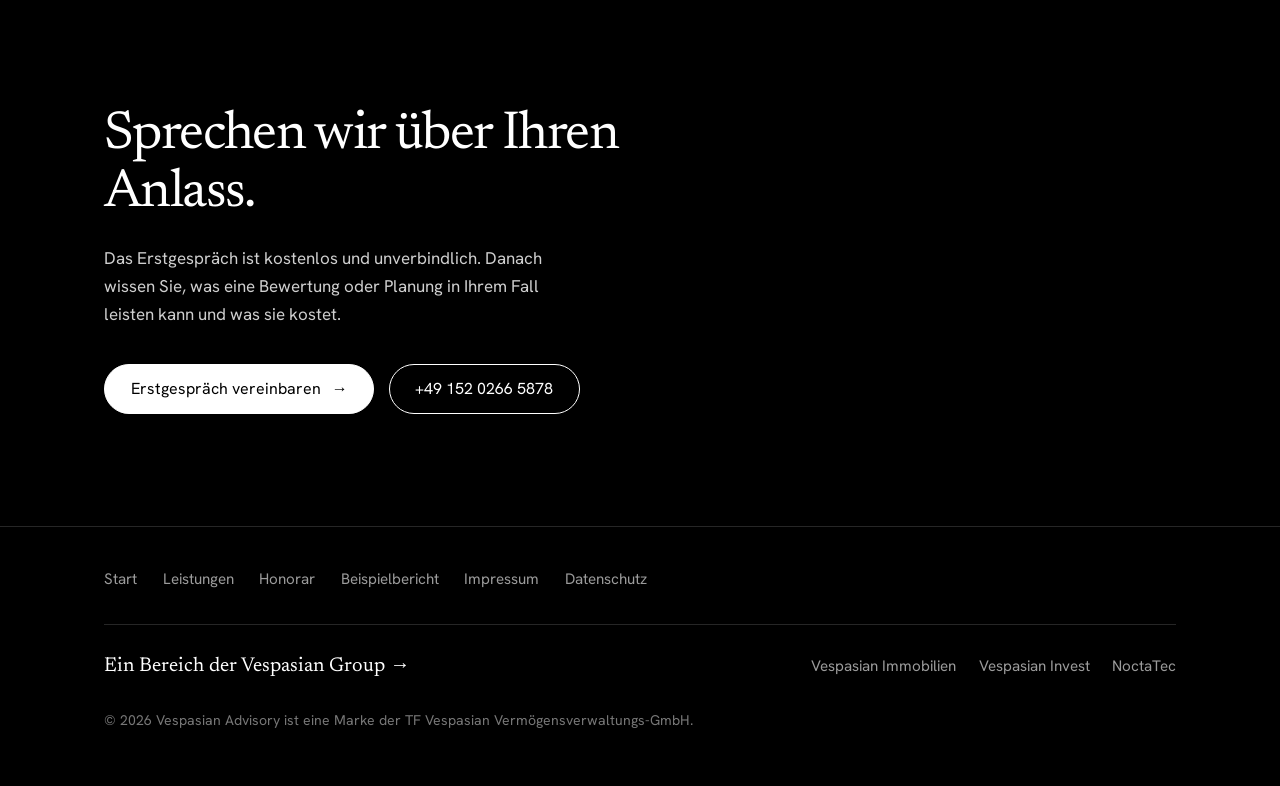
<file: leistungen/scheidung-und-pflichtteil/index.html>
<!DOCTYPE html>
<html lang="de">
<head>
<meta charset="utf-8">
<meta name="viewport" content="width=device-width, initial-scale=1, viewport-fit=cover">
<title>Unternehmensbewertung für Zugewinn, Pflichtteil und Abfindung | Vespasian Advisory</title>
<meta name="description" content="Bewertungen von Unternehmen und Immobilien zum Stichtag für Zugewinnausgleich, Pflichtteil und Gesellschafterabfindung. Für Anwälte und ihre Mandanten.">
<meta name="robots" content="index, follow, max-image-preview:large">
<link rel="canonical" href="https://vespasian-advisory.de/leistungen/scheidung-und-pflichtteil/">
<meta property="og:type" content="article">
<meta property="og:locale" content="de_DE">
<meta property="og:site_name" content="Vespasian Advisory">
<meta property="og:url" content="https://vespasian-advisory.de/leistungen/scheidung-und-pflichtteil/">
<meta property="og:title" content="Unternehmensbewertung für Zugewinn, Pflichtteil und Abfindung | Vespasian Advisory">
<meta property="og:description" content="Bewertungen von Unternehmen und Immobilien zum Stichtag für Zugewinnausgleich, Pflichtteil und Gesellschafterabfindung. Für Anwälte und ihre Mandanten.">
<meta property="og:image" content="https://vespasian-advisory.de/og.png">
<meta property="og:image:type" content="image/png">
<meta property="og:image:width" content="1200">
<meta property="og:image:height" content="630">
<meta property="og:image:alt" content="Vespasian Advisory. Den Wert kennen. Sicher entscheiden.">
<meta name="twitter:card" content="summary_large_image">
<meta name="twitter:image" content="https://vespasian-advisory.de/og.png">
<meta name="theme-color" content="#000000">
<link rel="icon" href="/favicon.ico" sizes="48x48">
<link rel="icon" href="/favicon.svg" type="image/svg+xml">
<link rel="icon" href="/favicon-48.png" type="image/png" sizes="48x48">
<link rel="icon" href="/favicon-96.png" type="image/png" sizes="96x96">
<link rel="icon" href="/icon-192.png" type="image/png" sizes="192x192">
<link rel="apple-touch-icon" href="/apple-touch-icon.png" sizes="180x180">
<link rel="manifest" href="/site.webmanifest">
<link rel="preload" href="/fonts/newsreader-400.woff2" as="font" type="font/woff2" crossorigin>
<link rel="preload" href="/fonts/hanken-400.woff2" as="font" type="font/woff2" crossorigin>
<link rel="stylesheet" href="/assets/seite.css">
<script type="application/ld+json">{"@context": "https://schema.org", "@graph": [{"@type": "WebPage", "@id": "https://vespasian-advisory.de/leistungen/scheidung-und-pflichtteil/", "url": "https://vespasian-advisory.de/leistungen/scheidung-und-pflichtteil/", "name": "Unternehmensbewertung für Zugewinn, Pflichtteil und Abfindung | Vespasian Advisory", "description": "Bewertungen von Unternehmen und Immobilien zum Stichtag für Zugewinnausgleich, Pflichtteil und Gesellschafterabfindung. Für Anwälte und ihre Mandanten.", "inLanguage": "de-DE", "isPartOf": {"@type": "WebSite", "url": "https://vespasian-advisory.de/", "name": "Vespasian Advisory"}}, {"@type": "BreadcrumbList", "itemListElement": [{"@type": "ListItem", "position": 1, "name": "Start", "item": "https://vespasian-advisory.de/"}, {"@type": "ListItem", "position": 2, "name": "Leistungen", "item": "https://vespasian-advisory.de/#leistungen"}, {"@type": "ListItem", "position": 3, "name": "Scheidung, Pflichtteil, Abfindung", "item": "https://vespasian-advisory.de/leistungen/scheidung-und-pflichtteil/"}]}, {"@type": "Service", "name": "Unternehmensbewertung für Zugewinnausgleich, Pflichtteil und Abfindung", "description": "Bewertungen von Unternehmen und Immobilien zum Stichtag für Zugewinnausgleich, Pflichtteil und Gesellschafterabfindung. Für Anwälte und ihre Mandanten.", "areaServed": {"@type": "Country", "name": "Deutschland"}, "provider": {"@type": "ProfessionalService", "name": "Vespasian Advisory", "url": "https://vespasian-advisory.de/"}, "offers": {"@type": "Offer", "priceCurrency": "EUR", "priceSpecification": {"@type": "PriceSpecification", "minPrice": 1900, "priceCurrency": "EUR"}}}, {"@type": "FAQPage", "mainEntity": [{"@type": "Question", "name": "Arbeiten Sie direkt mit Anwälten?", "acceptedAnswer": {"@type": "Answer", "text": "Ja, das ist der Regelfall. Der Anwalt klärt Stichtag und Fragestellung, wir liefern die Bewertung."}}, {"@type": "Question", "name": "Können Sie ein Gegengutachten prüfen?", "acceptedAnswer": {"@type": "Answer", "text": "Ja. Wir prüfen Methode, Annahmen und Rechnung und zeigen, wo das Ergebnis angreifbar ist."}}, {"@type": "Question", "name": "Ist das gerichtsfest?", "acceptedAnswer": {"@type": "Answer", "text": "Kein Gutachten ist vor Einwänden sicher. Wir bauen den Bericht so auf, dass jede Zahl hergeleitet ist und Einwände gezielt beantwortet werden können. Ob ein Gericht zusätzlich einen eigenen Sachverständigen bestellt, entscheidet das Gericht."}}]}]}</script>
</head>
<body>
<a class="skip" href="#inhalt">Zum Inhalt springen</a>
<header class="head"><div class="wrap">
  <a class="wordmark" href="/">Vespasian <span>Advisory</span></a>
  <nav aria-label="Hauptnavigation"><a class="navlink" href="/#leistungen">Leistungen</a><a class="navlink" href="/honorar/">Honorar</a><a class="navlink" href="/beispiel/">Beispiel</a><a class="cta" href="/#kontakt">Erstgespräch</a></nav>
</div></header>
<main id="inhalt">
<div class="intro"><div class="wrap">
<p class="crumbs"><a href="/">Start</a><span aria-hidden="true">/</span><a href="/#leistungen">Leistungen</a><span aria-hidden="true">/</span><span aria-current="page" style="margin:0;color:#cfcfcf">Scheidung, Pflichtteil, Abfindung</span></p>
<p class="kicker">Für Anwälte und ihre Mandanten</p>
<h1>Werte, die einer Prüfung standhalten.</h1>
<p class="lead">Beim Zugewinnausgleich, beim Pflichtteil oder bei der Abfindung eines Gesellschafters hängt viel am Wert eines Unternehmens oder einer Immobilie. Wir erstellen Bewertungen zum Stichtag, die Anwälte, Gegenseite und Gericht nachvollziehen können.</p>
<ul class="facts"><li><strong>3 bis 8 Wochen</strong><span>je nach Fall</span></li><li><strong>ab 4.900 €</strong><span>Bewertungsbericht</span></li><li><strong>ab 1.900 €</strong><span>Prüfung eines Gegengutachtens</span></li></ul>
</div></div>
<section class="block"><div class="wrap split"><h2>Typische Anlässe.</h2><div class="body"><ul class="list"><li>Zugewinnausgleich, wenn ein Unternehmen oder eine Beteiligung zum Vermögen gehört</li><li>Pflichtteil und Pflichtteilsergänzung</li><li>Abfindung eines ausscheidenden Gesellschafters</li><li>Prüfung eines Gutachtens der Gegenseite</li></ul></div></div></section><section class="block grey"><div class="wrap split"><h2>So gehen wir vor.</h2><div class="body"><ol class="steps"><li><div><h3>Abstimmung mit dem Anwalt</h3><p>Stichtag, Fragestellung und Umfang. Kostenlos.</p><span class="dauer">30 bis 45 Minuten</span></div></li><li><div><h3>Angebot</h3><p>Umfang, Zeitplan und Honorar schriftlich.</p><span class="dauer">innerhalb von zwei Werktagen</span></div></li><li><div><h3>Unterlagen</h3><p>Abschlüsse rund um den Stichtag, Verträge und Angaben zum Betrieb.</p></div></li><li><div><h3>Bewertung</h3><p>Wert zum Stichtag mit offengelegten Annahmen und Sensitivitäten.</p></div></li><li><div><h3>Erläuterung</h3><p>Besprechung mit Anwalt und Mandant, auf Wunsch eine Stellungnahme zu Einwänden.</p></div></li></ol></div></div></section><section class="block"><div class="wrap split"><h2>Was Sie bekommen.</h2><div class="body"><ul class="list"><li>Einen Bewertungsbericht zum Stichtag</li><li>Offengelegte Annahmen mit Quellen</li><li>Sensitivitäten, die zeigen, wo der Wert empfindlich ist</li><li>Eine Erläuterung für Anwalt und Mandant</li><li>Auf Wunsch eine Stellungnahme zu einem Gegengutachten</li></ul></div></div></section><section class="block grey"><div class="wrap split"><h2>Was wir von Ihnen brauchen.</h2><div class="body"><ul class="list"><li>Stichtag und Fragestellung, in der Regel vom Anwalt</li><li>Jahresabschlüsse vor und nach dem Stichtag</li><li>Gesellschaftsvertrag mit Abfindungsregelung</li><li>Unterlagen zu Immobilien im Vermögen</li></ul></div></div></section><section class="block"><div class="wrap split"><h2>Was wir bewusst nicht tun.</h2><div class="body"><p>Unsere Berichte sind Parteigutachten. Wir sind keine öffentlich bestellten Sachverständigen und vertreten niemanden rechtlich. Die rechtliche Würdigung bleibt beim Anwalt.</p></div></div></section><section class="block grey"><div class="wrap split"><h2>Honorar.</h2><div class="body"><div class="fee"><div><small>Bewertungsbericht</small><strong>ab 4.900 €</strong><p>Wert zum Stichtag mit Erläuterung</p></div><div><small>Prüfung eines Gegengutachtens</small><strong>ab 1.900 €</strong><p>Methode, Annahmen und Rechnung</p></div></div><p class="note">Das genaue Honorar steht vor Beginn im schriftlichen Angebot. <a href="/honorar/">Alle Honorare</a></p></div></div></section>
<section class="block" id="fragen"><div class="wrap split"><h2>Häufige Fragen.</h2><div class="body"><div class="faq"><details><summary>Arbeiten Sie direkt mit Anwälten?</summary><p>Ja, das ist der Regelfall. Der Anwalt klärt Stichtag und Fragestellung, wir liefern die Bewertung.</p></details><details><summary>Können Sie ein Gegengutachten prüfen?</summary><p>Ja. Wir prüfen Methode, Annahmen und Rechnung und zeigen, wo das Ergebnis angreifbar ist.</p></details><details><summary>Ist das gerichtsfest?</summary><p>Kein Gutachten ist vor Einwänden sicher. Wir bauen den Bericht so auf, dass jede Zahl hergeleitet ist und Einwände gezielt beantwortet werden können. Ob ein Gericht zusätzlich einen eigenen Sachverständigen bestellt, entscheidet das Gericht.</p></details></div></div></div></section>
<section class="block"><div class="wrap split"><h2>Weitere Themen.</h2><div class="more"><a href="/leistungen/unternehmensbewertung/">Unternehmensbewertung<span aria-hidden="true">→</span></a><a href="/leistungen/kaufpreis-check/">Kaufpreis-Check<span aria-hidden="true">→</span></a><a href="/leistungen/nachfolge-und-verkauf/">Nachfolge und Verkauf<span aria-hidden="true">→</span></a><a href="/leistungen/finanzierung-und-bankgespraech/">Finanzierung und Bankgespräch<span aria-hidden="true">→</span></a><a href="/leistungen/erbschaft-und-erbengemeinschaft/">Erbschaft und Erbengemeinschaft<span aria-hidden="true">→</span></a><a href="/honorar/">Honorar<span aria-hidden="true">→</span></a><a href="/beispiel/">Beispielbericht<span aria-hidden="true">→</span></a></div></div></section>
<section class="close"><div class="wrap">
<h2>Sprechen wir über Ihren Anlass.</h2>
<p>Das Erstgespräch ist kostenlos und unverbindlich. Danach wissen Sie, was eine Bewertung oder Planung in Ihrem Fall leisten kann und was sie kostet.</p>
<div class="btns"><a class="btn fill" href="/#kontakt">Erstgespräch vereinbaren <span aria-hidden="true">→</span></a><a class="btn ghost" href="tel:+4915202665878">+49 152 0266 5878</a></div>
</div></section>
</main>
<footer><div class="wrap">
<div class="links"><a href="/">Start</a><a href="/#leistungen">Leistungen</a><a href="/honorar/">Honorar</a><a href="/beispiel/">Beispielbericht</a><a href="/#impressum">Impressum</a><a href="/#datenschutz">Datenschutz</a></div>
<div class="group-strip"><a class="gs-main" href="https://vespasian-group.de">Ein Bereich der Vespasian Group <span aria-hidden="true">→</span></a><span class="gs-links"><a href="https://www.vespasian-immobilien.de">Vespasian Immobilien</a><a href="https://vespasian-invest.de">Vespasian Invest</a><a href="https://www.noctatec.de">NoctaTec</a></span></div>
<p class="bottom">© 2026 Vespasian Advisory ist eine Marke der TF Vespasian Vermögensverwaltungs-GmbH.</p>
</div></footer>
<!-- Zähler ohne Cookies: nur Tagessummen je Seite, siehe Datenschutz -->
<script>
(function(){
  if (!navigator.sendBeacon || navigator.doNotTrack === '1' || window.doNotTrack === '1') return;
  var rf = 'direkt'; try { if (document.referrer) { var ru = new URL(document.referrer).hostname.replace(/^www\./, ''); rf = ru === location.hostname.replace(/^www\./, '') ? 'intern' : ru; } } catch (e) {}
  var E = '/z/e', p = location.pathname, c = decodeURIComponent((location.search.match(/[?&]utm_campaign=([^&#]*)/) || [])[1] || ''), vis = 0, seit = document.visibilityState === 'visible' ? Date.now() : 0, tief = 0, fertig = false, schon = {};
  function senden(o) { o.p = p; if (c) o.c = c; try { navigator.sendBeacon(E, JSON.stringify(o)); } catch (e) {} }
  function tiefe() { var h = document.documentElement, m = h.scrollHeight - h.clientHeight, y = window.pageYOffset || h.scrollTop || 0; var v = m > 0 ? Math.round((y + 1) / m * 100) : 100; if (v > tief) tief = v; }
  function zeit() { if (seit) { vis += Date.now() - seit; seit = 0; } }
  function ende() { zeit(); if (fertig) return; fertig = true; tiefe(); senden({ k: 'v', t: vis / 1000, s: tief, m: window.matchMedia('(max-width: 700px)').matches ? 1 : 0, r: rf, l: navigator.language || '' }); }
  function ereignis(art, text) { var k = art + '|' + text; if (schon[k]) return; schon[k] = 1; senden({ k: 'e', e: art, l: String(text || '').replace(/\s+/g, ' ').trim().slice(0, 60) }); }
  window.addEventListener('scroll', tiefe, { passive: true });
  document.addEventListener('visibilitychange', function () { if (document.visibilityState === 'hidden') ende(); else if (!seit) seit = Date.now(); });
  window.addEventListener('pagehide', ende);
  document.addEventListener('click', function (e) {
    var a = e.target.closest && e.target.closest('a, button, summary, [data-z]'); if (!a) return;
    var h = a.getAttribute('href') || '', t = a.getAttribute('data-z') || a.getAttribute('aria-label') || a.textContent || '';
    if (a.tagName === 'SUMMARY') return ereignis('Aufgeklappt', t);
    if (/^mailto:/i.test(h) || /email-protection/.test(h)) return ereignis('E-Mail', t);
    if (/^tel:/i.test(h)) return ereignis('Telefon', t);
    if (/wa\.me|whatsapp/i.test(h)) return ereignis('WhatsApp', t);
    if (/cal\.(eu|com)/i.test(h)) return ereignis('Termin', t);
    if (/^https?:/i.test(h) && a.hostname && a.hostname.replace(/^www\./, '') !== location.hostname.replace(/^www\./, '')) return ereignis('Externer Link', a.hostname.replace(/^www\./, ''));
    if (a.tagName === 'BUTTON' || /\bbtn\b/.test(a.className) || a.hasAttribute('data-z')) return ereignis('Schaltfläche', t);
  }, true);
  document.addEventListener('submit', function (e) { ereignis('Formular', e.target.getAttribute('aria-label') || e.target.id || 'Formular'); }, true);
  Array.prototype.forEach.call(document.querySelectorAll('video'), function (v) { v.addEventListener('play', function () { ereignis('Video', v.id || 'Video'); }, { once: true }); });
  var r = document.getElementById('rechner'); if (r) r.addEventListener('input', function () { ereignis('Rechner', 'Werte geändert'); }, { once: true });
})();
</script>
</body>
</html>
</file>
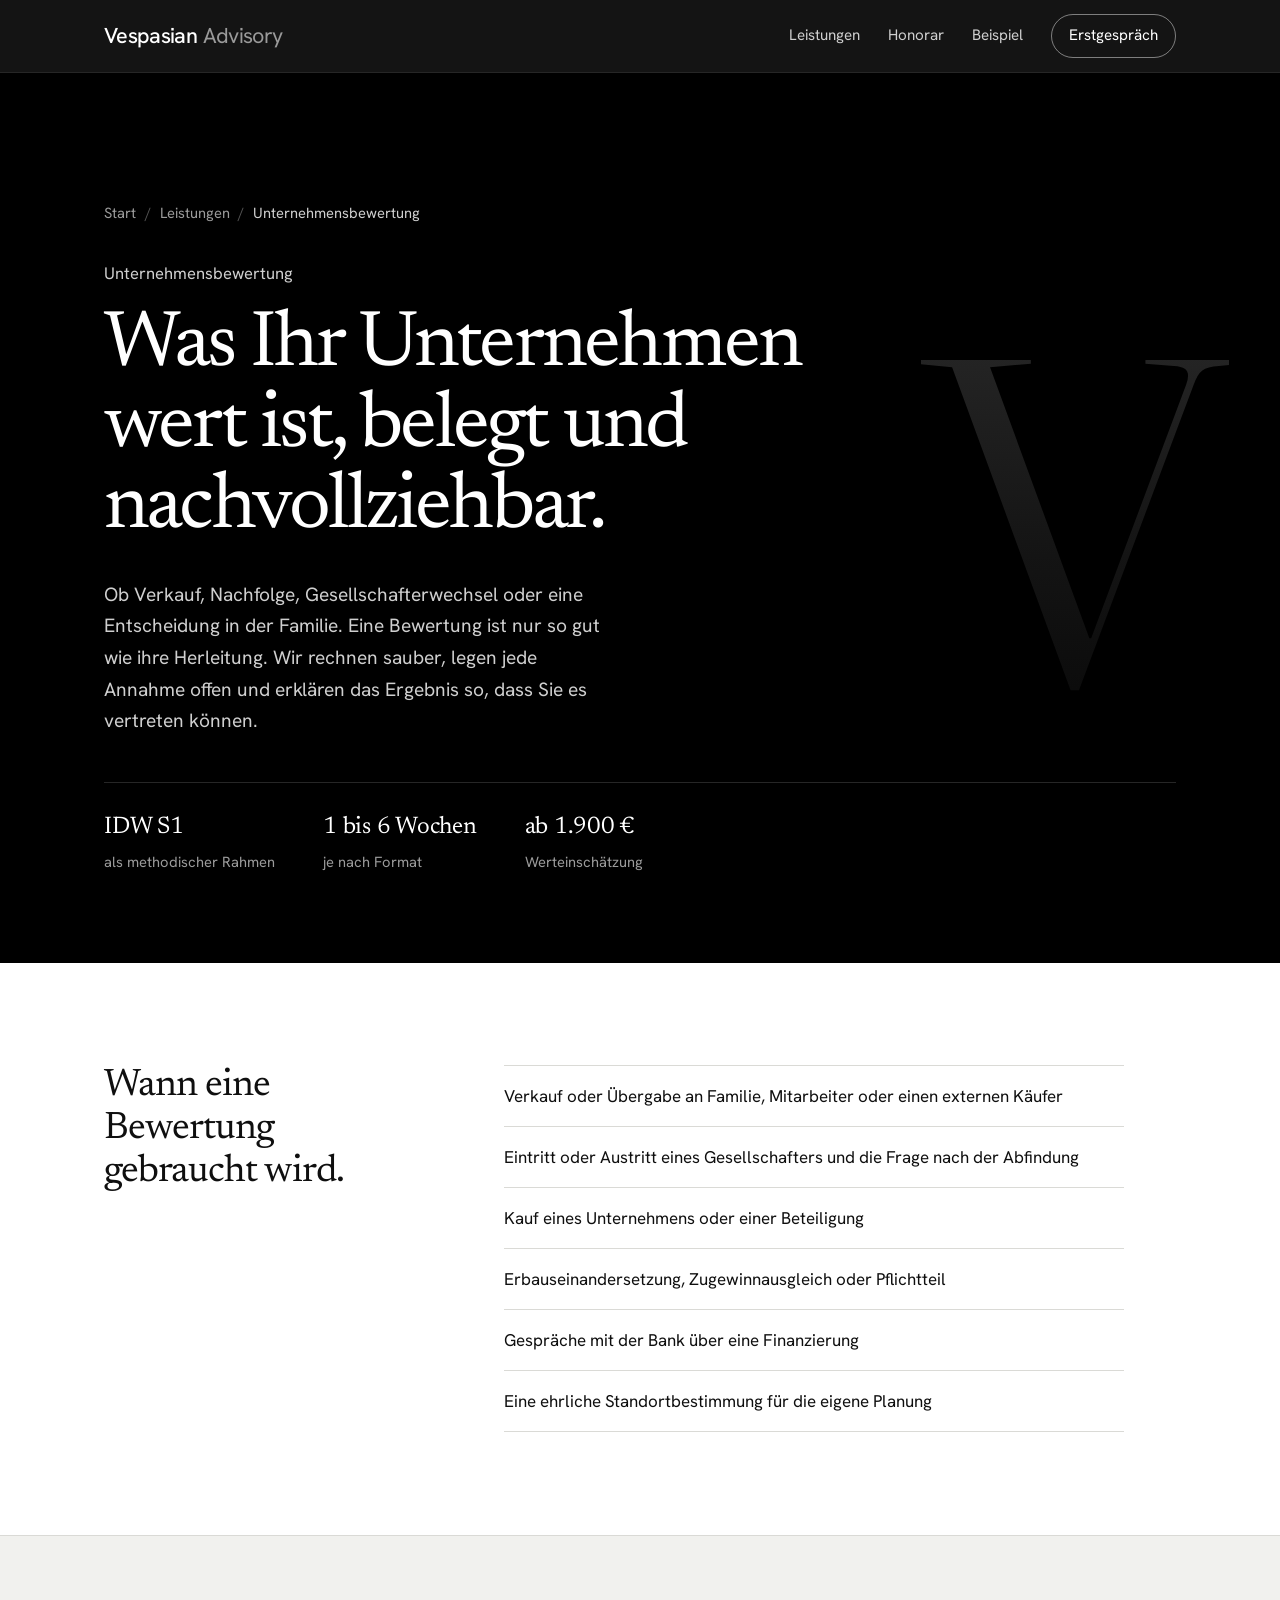
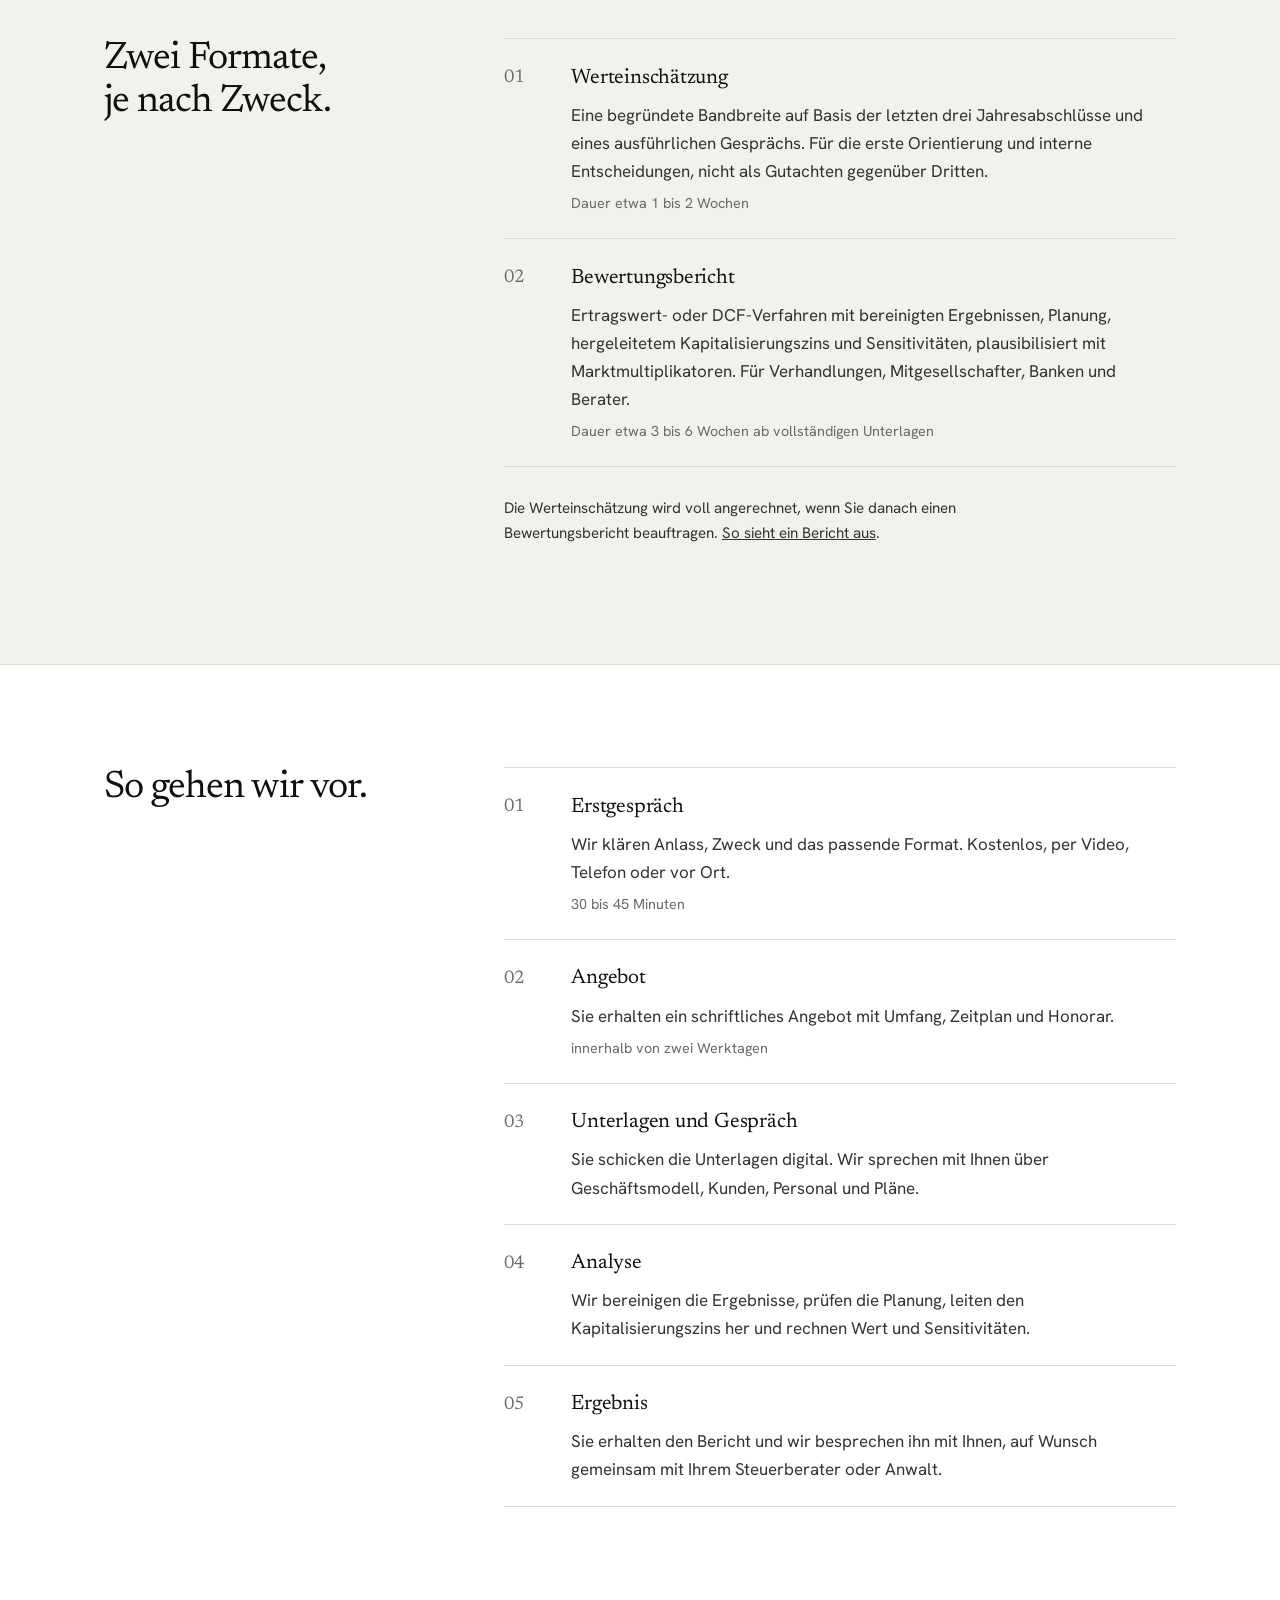
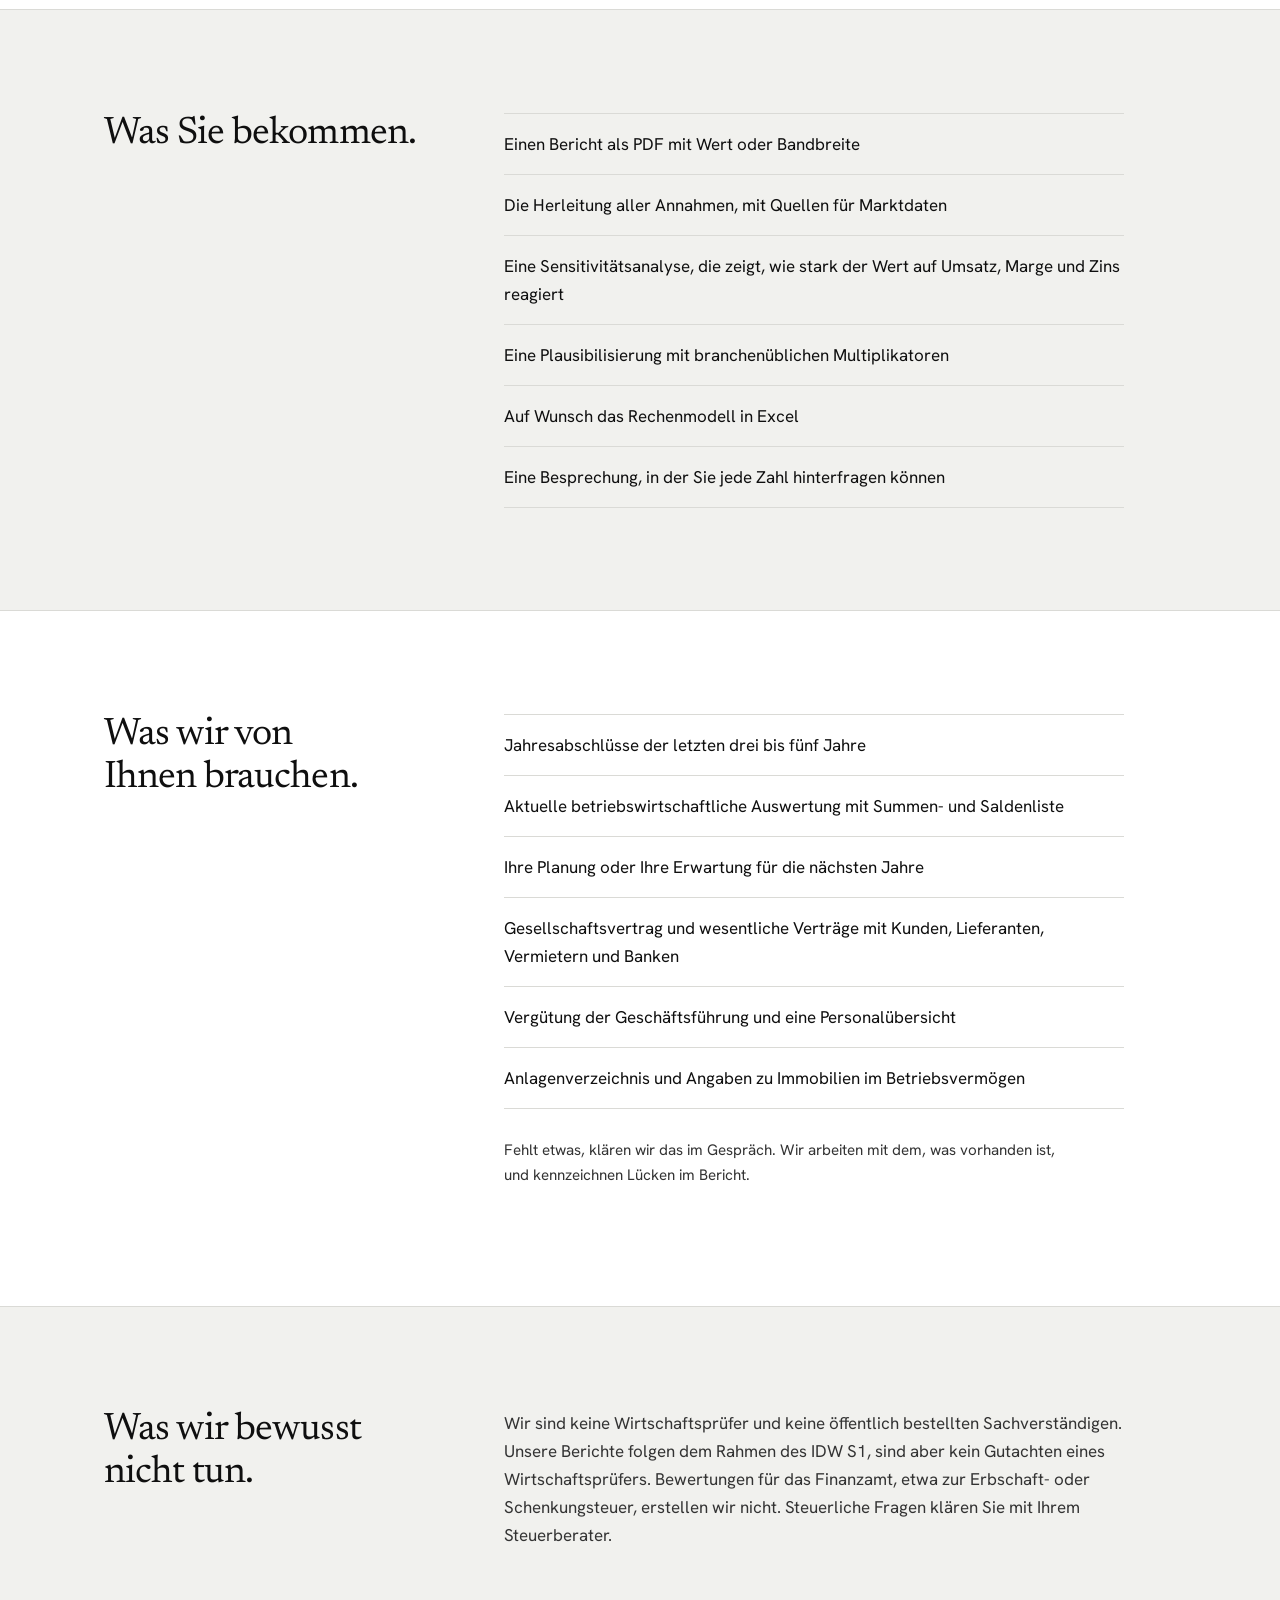
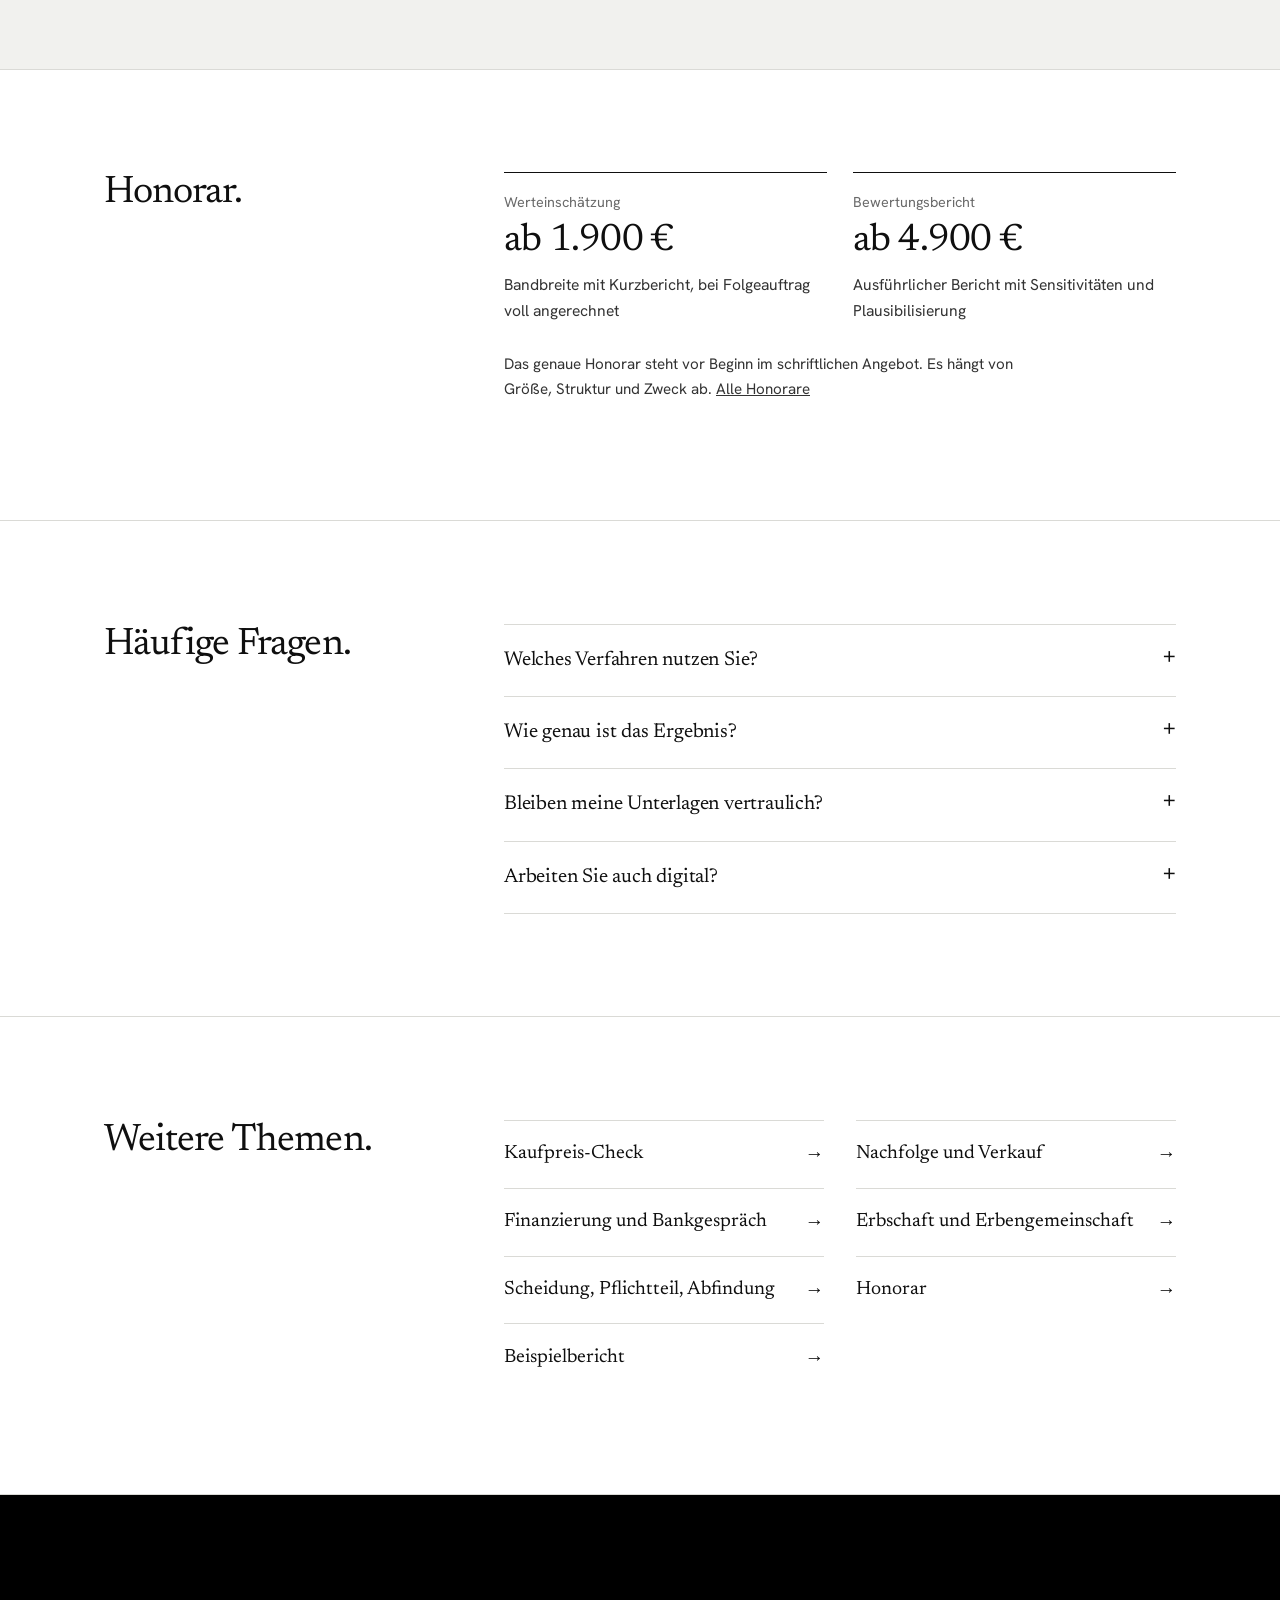
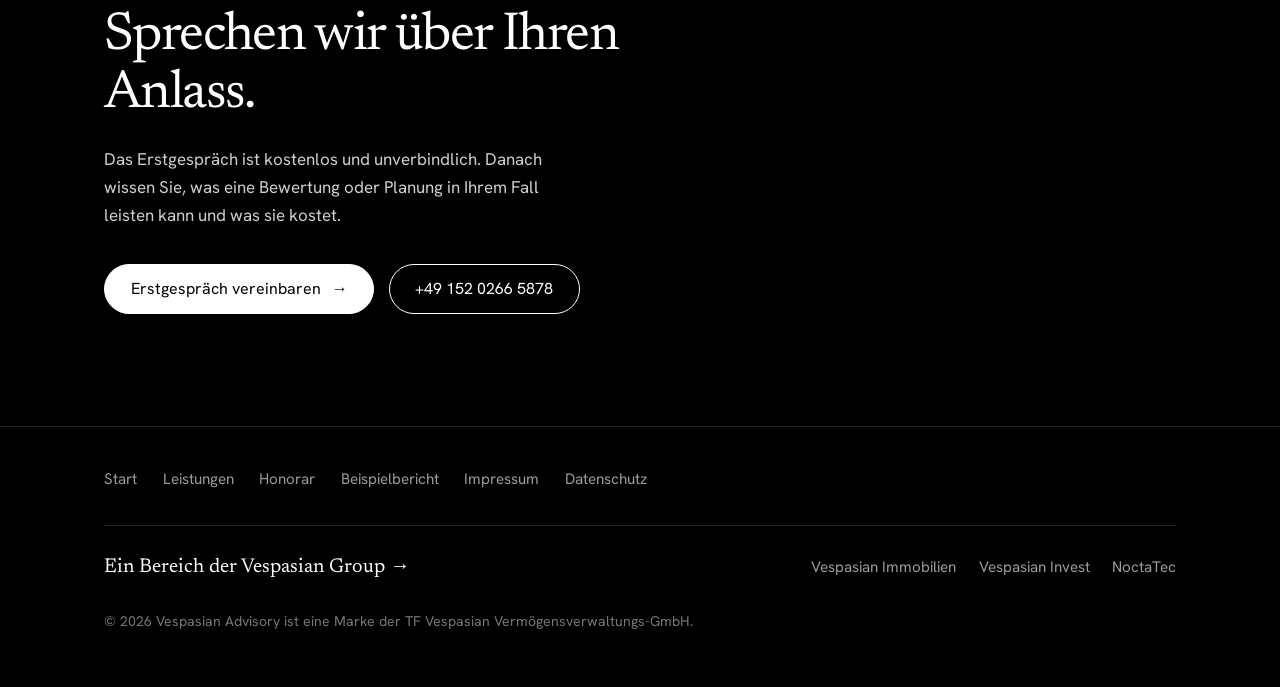
<file: leistungen/unternehmensbewertung/index.html>
<!DOCTYPE html>
<html lang="de">
<head>
<meta charset="utf-8">
<meta name="viewport" content="width=device-width, initial-scale=1, viewport-fit=cover">
<title>Unternehmensbewertung für Verkauf, Nachfolge und Gesellschafter | Vespasian Advisory</title>
<meta name="description" content="Unternehmensbewertung nach dem Rahmen des IDW S1. Werteinschätzung oder ausführlicher Bewertungsbericht mit offengelegten Annahmen. Bundesweit, persönlich oder digital.">
<meta name="robots" content="index, follow, max-image-preview:large">
<link rel="canonical" href="https://vespasian-advisory.de/leistungen/unternehmensbewertung/">
<meta property="og:type" content="article">
<meta property="og:locale" content="de_DE">
<meta property="og:site_name" content="Vespasian Advisory">
<meta property="og:url" content="https://vespasian-advisory.de/leistungen/unternehmensbewertung/">
<meta property="og:title" content="Unternehmensbewertung für Verkauf, Nachfolge und Gesellschafter | Vespasian Advisory">
<meta property="og:description" content="Unternehmensbewertung nach dem Rahmen des IDW S1. Werteinschätzung oder ausführlicher Bewertungsbericht mit offengelegten Annahmen. Bundesweit, persönlich oder digital.">
<meta property="og:image" content="https://vespasian-advisory.de/og.png">
<meta property="og:image:type" content="image/png">
<meta property="og:image:width" content="1200">
<meta property="og:image:height" content="630">
<meta property="og:image:alt" content="Vespasian Advisory. Den Wert kennen. Sicher entscheiden.">
<meta name="twitter:card" content="summary_large_image">
<meta name="twitter:image" content="https://vespasian-advisory.de/og.png">
<meta name="theme-color" content="#000000">
<link rel="icon" href="/favicon.ico" sizes="48x48">
<link rel="icon" href="/favicon.svg" type="image/svg+xml">
<link rel="icon" href="/favicon-48.png" type="image/png" sizes="48x48">
<link rel="icon" href="/favicon-96.png" type="image/png" sizes="96x96">
<link rel="icon" href="/icon-192.png" type="image/png" sizes="192x192">
<link rel="apple-touch-icon" href="/apple-touch-icon.png" sizes="180x180">
<link rel="manifest" href="/site.webmanifest">
<link rel="preload" href="/fonts/newsreader-400.woff2" as="font" type="font/woff2" crossorigin>
<link rel="preload" href="/fonts/hanken-400.woff2" as="font" type="font/woff2" crossorigin>
<link rel="stylesheet" href="/assets/seite.css">
<script type="application/ld+json">{"@context": "https://schema.org", "@graph": [{"@type": "WebPage", "@id": "https://vespasian-advisory.de/leistungen/unternehmensbewertung/", "url": "https://vespasian-advisory.de/leistungen/unternehmensbewertung/", "name": "Unternehmensbewertung für Verkauf, Nachfolge und Gesellschafter | Vespasian Advisory", "description": "Unternehmensbewertung nach dem Rahmen des IDW S1. Werteinschätzung oder ausführlicher Bewertungsbericht mit offengelegten Annahmen. Bundesweit, persönlich oder digital.", "inLanguage": "de-DE", "isPartOf": {"@type": "WebSite", "url": "https://vespasian-advisory.de/", "name": "Vespasian Advisory"}}, {"@type": "BreadcrumbList", "itemListElement": [{"@type": "ListItem", "position": 1, "name": "Start", "item": "https://vespasian-advisory.de/"}, {"@type": "ListItem", "position": 2, "name": "Leistungen", "item": "https://vespasian-advisory.de/#leistungen"}, {"@type": "ListItem", "position": 3, "name": "Unternehmensbewertung", "item": "https://vespasian-advisory.de/leistungen/unternehmensbewertung/"}]}, {"@type": "Service", "name": "Unternehmensbewertung", "description": "Unternehmensbewertung nach dem Rahmen des IDW S1. Werteinschätzung oder ausführlicher Bewertungsbericht mit offengelegten Annahmen. Bundesweit, persönlich oder digital.", "areaServed": {"@type": "Country", "name": "Deutschland"}, "provider": {"@type": "ProfessionalService", "name": "Vespasian Advisory", "url": "https://vespasian-advisory.de/"}, "offers": {"@type": "Offer", "priceCurrency": "EUR", "priceSpecification": {"@type": "PriceSpecification", "minPrice": 1900, "priceCurrency": "EUR"}}}, {"@type": "FAQPage", "mainEntity": [{"@type": "Question", "name": "Welches Verfahren nutzen Sie?", "acceptedAnswer": {"@type": "Answer", "text": "In der Regel das Ertragswertverfahren oder ein DCF-Verfahren im Rahmen des IDW S1. Multiplikatoren nutzen wir zur Plausibilisierung, nicht als Ersatz für die Rechnung. Hängt der Wert stark an der Person des Inhabers, sagen wir offen, wo die Methode an Grenzen stößt."}}, {"@type": "Question", "name": "Wie genau ist das Ergebnis?", "acceptedAnswer": {"@type": "Answer", "text": "Ein Unternehmenswert ist immer eine begründete Schätzung. Deshalb zeigen wir eine Bandbreite und wie stark der Wert auf einzelne Annahmen reagiert. Den Preis bestimmen am Ende Verhandlung und Markt."}}, {"@type": "Question", "name": "Bleiben meine Unterlagen vertraulich?", "acceptedAnswer": {"@type": "Answer", "text": "Ja. Auf Wunsch unterzeichnen wir vorab eine Vertraulichkeitsvereinbarung. Ihre Unterlagen nutzen wir nur für den Auftrag."}}, {"@type": "Question", "name": "Arbeiten Sie auch digital?", "acceptedAnswer": {"@type": "Answer", "text": "Ja, bundesweit. Unterlagen kommen digital, Gespräche führen wir per Video oder Telefon. Wo es hilft, kommen wir vor Ort."}}]}]}</script>
</head>
<body>
<a class="skip" href="#inhalt">Zum Inhalt springen</a>
<header class="head"><div class="wrap">
  <a class="wordmark" href="/">Vespasian <span>Advisory</span></a>
  <nav aria-label="Hauptnavigation"><a class="navlink" href="/#leistungen">Leistungen</a><a class="navlink" href="/honorar/">Honorar</a><a class="navlink" href="/beispiel/">Beispiel</a><a class="cta" href="/#kontakt">Erstgespräch</a></nav>
</div></header>
<main id="inhalt">
<div class="intro"><div class="wrap">
<p class="crumbs"><a href="/">Start</a><span aria-hidden="true">/</span><a href="/#leistungen">Leistungen</a><span aria-hidden="true">/</span><span aria-current="page" style="margin:0;color:#cfcfcf">Unternehmensbewertung</span></p>
<p class="kicker">Unternehmensbewertung</p>
<h1>Was Ihr Unternehmen wert ist, belegt und nachvollziehbar.</h1>
<p class="lead">Ob Verkauf, Nachfolge, Gesellschafterwechsel oder eine Entscheidung in der Familie. Eine Bewertung ist nur so gut wie ihre Herleitung. Wir rechnen sauber, legen jede Annahme offen und erklären das Ergebnis so, dass Sie es vertreten können.</p>
<ul class="facts"><li><strong>IDW S1</strong><span>als methodischer Rahmen</span></li><li><strong>1 bis 6 Wochen</strong><span>je nach Format</span></li><li><strong>ab 1.900 €</strong><span>Werteinschätzung</span></li></ul>
</div></div>
<section class="block"><div class="wrap split"><h2>Wann eine Bewertung gebraucht wird.</h2><div class="body"><ul class="list"><li>Verkauf oder Übergabe an Familie, Mitarbeiter oder einen externen Käufer</li><li>Eintritt oder Austritt eines Gesellschafters und die Frage nach der Abfindung</li><li>Kauf eines Unternehmens oder einer Beteiligung</li><li>Erbauseinandersetzung, Zugewinnausgleich oder Pflichtteil</li><li>Gespräche mit der Bank über eine Finanzierung</li><li>Eine ehrliche Standortbestimmung für die eigene Planung</li></ul></div></div></section><section class="block grey"><div class="wrap split"><h2>Zwei Formate, je nach Zweck.</h2><div class="body"><ol class="steps"><li><div><h3>Werteinschätzung</h3><p>Eine begründete Bandbreite auf Basis der letzten drei Jahresabschlüsse und eines ausführlichen Gesprächs. Für die erste Orientierung und interne Entscheidungen, nicht als Gutachten gegenüber Dritten.</p><span class="dauer">Dauer etwa 1 bis 2 Wochen</span></div></li><li><div><h3>Bewertungsbericht</h3><p>Ertragswert- oder DCF-Verfahren mit bereinigten Ergebnissen, Planung, hergeleitetem Kapitalisierungszins und Sensitivitäten, plausibilisiert mit Marktmultiplikatoren. Für Verhandlungen, Mitgesellschafter, Banken und Berater.</p><span class="dauer">Dauer etwa 3 bis 6 Wochen ab vollständigen Unterlagen</span></div></li></ol><p class="note">Die Werteinschätzung wird voll angerechnet, wenn Sie danach einen Bewertungsbericht beauftragen. <a href="/beispiel/">So sieht ein Bericht aus</a>.</p></div></div></section><section class="block"><div class="wrap split"><h2>So gehen wir vor.</h2><div class="body"><ol class="steps"><li><div><h3>Erstgespräch</h3><p>Wir klären Anlass, Zweck und das passende Format. Kostenlos, per Video, Telefon oder vor Ort.</p><span class="dauer">30 bis 45 Minuten</span></div></li><li><div><h3>Angebot</h3><p>Sie erhalten ein schriftliches Angebot mit Umfang, Zeitplan und Honorar.</p><span class="dauer">innerhalb von zwei Werktagen</span></div></li><li><div><h3>Unterlagen und Gespräch</h3><p>Sie schicken die Unterlagen digital. Wir sprechen mit Ihnen über Geschäftsmodell, Kunden, Personal und Pläne.</p></div></li><li><div><h3>Analyse</h3><p>Wir bereinigen die Ergebnisse, prüfen die Planung, leiten den Kapitalisierungszins her und rechnen Wert und Sensitivitäten.</p></div></li><li><div><h3>Ergebnis</h3><p>Sie erhalten den Bericht und wir besprechen ihn mit Ihnen, auf Wunsch gemeinsam mit Ihrem Steuerberater oder Anwalt.</p></div></li></ol></div></div></section><section class="block grey"><div class="wrap split"><h2>Was Sie bekommen.</h2><div class="body"><ul class="list"><li>Einen Bericht als PDF mit Wert oder Bandbreite</li><li>Die Herleitung aller Annahmen, mit Quellen für Marktdaten</li><li>Eine Sensitivitätsanalyse, die zeigt, wie stark der Wert auf Umsatz, Marge und Zins reagiert</li><li>Eine Plausibilisierung mit branchenüblichen Multiplikatoren</li><li>Auf Wunsch das Rechenmodell in Excel</li><li>Eine Besprechung, in der Sie jede Zahl hinterfragen können</li></ul></div></div></section><section class="block"><div class="wrap split"><h2>Was wir von Ihnen brauchen.</h2><div class="body"><ul class="list"><li>Jahresabschlüsse der letzten drei bis fünf Jahre</li><li>Aktuelle betriebswirtschaftliche Auswertung mit Summen- und Saldenliste</li><li>Ihre Planung oder Ihre Erwartung für die nächsten Jahre</li><li>Gesellschaftsvertrag und wesentliche Verträge mit Kunden, Lieferanten, Vermietern und Banken</li><li>Vergütung der Geschäftsführung und eine Personalübersicht</li><li>Anlagenverzeichnis und Angaben zu Immobilien im Betriebsvermögen</li></ul><p class="note">Fehlt etwas, klären wir das im Gespräch. Wir arbeiten mit dem, was vorhanden ist, und kennzeichnen Lücken im Bericht.</p></div></div></section><section class="block grey"><div class="wrap split"><h2>Was wir bewusst nicht tun.</h2><div class="body"><p>Wir sind keine Wirtschaftsprüfer und keine öffentlich bestellten Sachverständigen. Unsere Berichte folgen dem Rahmen des IDW S1, sind aber kein Gutachten eines Wirtschaftsprüfers. Bewertungen für das Finanzamt, etwa zur Erbschaft- oder Schenkungsteuer, erstellen wir nicht. Steuerliche Fragen klären Sie mit Ihrem Steuerberater.</p></div></div></section><section class="block"><div class="wrap split"><h2>Honorar.</h2><div class="body"><div class="fee"><div><small>Werteinschätzung</small><strong>ab 1.900 €</strong><p>Bandbreite mit Kurzbericht, bei Folgeauftrag voll angerechnet</p></div><div><small>Bewertungsbericht</small><strong>ab 4.900 €</strong><p>Ausführlicher Bericht mit Sensitivitäten und Plausibilisierung</p></div></div><p class="note">Das genaue Honorar steht vor Beginn im schriftlichen Angebot. Es hängt von Größe, Struktur und Zweck ab. <a href="/honorar/">Alle Honorare</a></p></div></div></section>
<section class="block" id="fragen"><div class="wrap split"><h2>Häufige Fragen.</h2><div class="body"><div class="faq"><details><summary>Welches Verfahren nutzen Sie?</summary><p>In der Regel das Ertragswertverfahren oder ein DCF-Verfahren im Rahmen des IDW S1. Multiplikatoren nutzen wir zur Plausibilisierung, nicht als Ersatz für die Rechnung. Hängt der Wert stark an der Person des Inhabers, sagen wir offen, wo die Methode an Grenzen stößt.</p></details><details><summary>Wie genau ist das Ergebnis?</summary><p>Ein Unternehmenswert ist immer eine begründete Schätzung. Deshalb zeigen wir eine Bandbreite und wie stark der Wert auf einzelne Annahmen reagiert. Den Preis bestimmen am Ende Verhandlung und Markt.</p></details><details><summary>Bleiben meine Unterlagen vertraulich?</summary><p>Ja. Auf Wunsch unterzeichnen wir vorab eine Vertraulichkeitsvereinbarung. Ihre Unterlagen nutzen wir nur für den Auftrag.</p></details><details><summary>Arbeiten Sie auch digital?</summary><p>Ja, bundesweit. Unterlagen kommen digital, Gespräche führen wir per Video oder Telefon. Wo es hilft, kommen wir vor Ort.</p></details></div></div></div></section>
<section class="block"><div class="wrap split"><h2>Weitere Themen.</h2><div class="more"><a href="/leistungen/kaufpreis-check/">Kaufpreis-Check<span aria-hidden="true">→</span></a><a href="/leistungen/nachfolge-und-verkauf/">Nachfolge und Verkauf<span aria-hidden="true">→</span></a><a href="/leistungen/finanzierung-und-bankgespraech/">Finanzierung und Bankgespräch<span aria-hidden="true">→</span></a><a href="/leistungen/erbschaft-und-erbengemeinschaft/">Erbschaft und Erbengemeinschaft<span aria-hidden="true">→</span></a><a href="/leistungen/scheidung-und-pflichtteil/">Scheidung, Pflichtteil, Abfindung<span aria-hidden="true">→</span></a><a href="/honorar/">Honorar<span aria-hidden="true">→</span></a><a href="/beispiel/">Beispielbericht<span aria-hidden="true">→</span></a></div></div></section>
<section class="close"><div class="wrap">
<h2>Sprechen wir über Ihren Anlass.</h2>
<p>Das Erstgespräch ist kostenlos und unverbindlich. Danach wissen Sie, was eine Bewertung oder Planung in Ihrem Fall leisten kann und was sie kostet.</p>
<div class="btns"><a class="btn fill" href="/#kontakt">Erstgespräch vereinbaren <span aria-hidden="true">→</span></a><a class="btn ghost" href="tel:+4915202665878">+49 152 0266 5878</a></div>
</div></section>
</main>
<footer><div class="wrap">
<div class="links"><a href="/">Start</a><a href="/#leistungen">Leistungen</a><a href="/honorar/">Honorar</a><a href="/beispiel/">Beispielbericht</a><a href="/#impressum">Impressum</a><a href="/#datenschutz">Datenschutz</a></div>
<div class="group-strip"><a class="gs-main" href="https://vespasian-group.de">Ein Bereich der Vespasian Group <span aria-hidden="true">→</span></a><span class="gs-links"><a href="https://www.vespasian-immobilien.de">Vespasian Immobilien</a><a href="https://vespasian-invest.de">Vespasian Invest</a><a href="https://www.noctatec.de">NoctaTec</a></span></div>
<p class="bottom">© 2026 Vespasian Advisory ist eine Marke der TF Vespasian Vermögensverwaltungs-GmbH.</p>
</div></footer>
<!-- Zähler ohne Cookies: nur Tagessummen je Seite, siehe Datenschutz -->
<script>
(function(){
  if (!navigator.sendBeacon || navigator.doNotTrack === '1' || window.doNotTrack === '1') return;
  var rf = 'direkt'; try { if (document.referrer) { var ru = new URL(document.referrer).hostname.replace(/^www\./, ''); rf = ru === location.hostname.replace(/^www\./, '') ? 'intern' : ru; } } catch (e) {}
  var E = '/z/e', p = location.pathname, c = decodeURIComponent((location.search.match(/[?&]utm_campaign=([^&#]*)/) || [])[1] || ''), vis = 0, seit = document.visibilityState === 'visible' ? Date.now() : 0, tief = 0, fertig = false, schon = {};
  function senden(o) { o.p = p; if (c) o.c = c; try { navigator.sendBeacon(E, JSON.stringify(o)); } catch (e) {} }
  function tiefe() { var h = document.documentElement, m = h.scrollHeight - h.clientHeight, y = window.pageYOffset || h.scrollTop || 0; var v = m > 0 ? Math.round((y + 1) / m * 100) : 100; if (v > tief) tief = v; }
  function zeit() { if (seit) { vis += Date.now() - seit; seit = 0; } }
  function ende() { zeit(); if (fertig) return; fertig = true; tiefe(); senden({ k: 'v', t: vis / 1000, s: tief, m: window.matchMedia('(max-width: 700px)').matches ? 1 : 0, r: rf, l: navigator.language || '' }); }
  function ereignis(art, text) { var k = art + '|' + text; if (schon[k]) return; schon[k] = 1; senden({ k: 'e', e: art, l: String(text || '').replace(/\s+/g, ' ').trim().slice(0, 60) }); }
  window.addEventListener('scroll', tiefe, { passive: true });
  document.addEventListener('visibilitychange', function () { if (document.visibilityState === 'hidden') ende(); else if (!seit) seit = Date.now(); });
  window.addEventListener('pagehide', ende);
  document.addEventListener('click', function (e) {
    var a = e.target.closest && e.target.closest('a, button, summary, [data-z]'); if (!a) return;
    var h = a.getAttribute('href') || '', t = a.getAttribute('data-z') || a.getAttribute('aria-label') || a.textContent || '';
    if (a.tagName === 'SUMMARY') return ereignis('Aufgeklappt', t);
    if (/^mailto:/i.test(h) || /email-protection/.test(h)) return ereignis('E-Mail', t);
    if (/^tel:/i.test(h)) return ereignis('Telefon', t);
    if (/wa\.me|whatsapp/i.test(h)) return ereignis('WhatsApp', t);
    if (/cal\.(eu|com)/i.test(h)) return ereignis('Termin', t);
    if (/^https?:/i.test(h) && a.hostname && a.hostname.replace(/^www\./, '') !== location.hostname.replace(/^www\./, '')) return ereignis('Externer Link', a.hostname.replace(/^www\./, ''));
    if (a.tagName === 'BUTTON' || /\bbtn\b/.test(a.className) || a.hasAttribute('data-z')) return ereignis('Schaltfläche', t);
  }, true);
  document.addEventListener('submit', function (e) { ereignis('Formular', e.target.getAttribute('aria-label') || e.target.id || 'Formular'); }, true);
  Array.prototype.forEach.call(document.querySelectorAll('video'), function (v) { v.addEventListener('play', function () { ereignis('Video', v.id || 'Video'); }, { once: true }); });
  var r = document.getElementById('rechner'); if (r) r.addEventListener('input', function () { ereignis('Rechner', 'Werte geändert'); }, { once: true });
})();
</script>
</body>
</html>
</file>
<file: assets/seite.css>
@font-face{font-family:"Caslon Display";src:url(/fonts/caslon-display-400.woff2) format("woff2");font-weight:400;font-style:normal;font-display:swap}
@font-face{font-family:"Newsreader";src:url(/fonts/newsreader-400.woff2) format("woff2");font-weight:400;font-style:normal;font-display:swap}
@font-face{font-family:"Newsreader";src:url(/fonts/newsreader-500.woff2) format("woff2");font-weight:500;font-style:normal;font-display:swap}
@font-face{font-family:"Newsreader";src:url(/fonts/newsreader-400-italic.woff2) format("woff2");font-weight:400;font-style:italic;font-display:swap}
@font-face{font-family:"Hanken";src:url(/fonts/hanken-400.woff2) format("woff2");font-weight:400;font-style:normal;font-display:swap}
@font-face{font-family:"Hanken";src:url(/fonts/hanken-500.woff2) format("woff2");font-weight:500;font-style:normal;font-display:swap}

/* Vespasian Advisory, Unterseiten. Stil C: Newsreader, Hanken Grotesk, Caslon nur für das V. */
:root{
  --black:#000;--white:#fff;--grey:#f1f1ee;--text:#0f0f0f;--muted:#6a6a6a;--muted-d:#9b9b9b;
  --rule:#dadad6;--rule-d:#262626;
  --sans:"Hanken",-apple-system,"Helvetica Neue",Arial,sans-serif;
  --serif:"Newsreader",Georgia,"Times New Roman",serif;
  --wrap:1200px;--pad:clamp(1.25rem,5vw,4rem);
  --ease:cubic-bezier(.2,.7,.15,1);
}
*,*::before,*::after{box-sizing:border-box}
html{-webkit-text-size-adjust:100%;scroll-padding-top:5rem}
body{margin:0;background:var(--white);color:var(--text);font:400 1.0625rem/1.65 var(--sans);-webkit-font-smoothing:antialiased}
a{color:inherit}
:focus-visible{outline:2px solid currentColor;outline-offset:4px}
h1,h2,h3{font-family:var(--serif);font-weight:400;margin:0;letter-spacing:-.015em}
p{margin:0 0 1em}
.wrap{max-width:var(--wrap);margin:0 auto;padding:0 var(--pad)}
.skip{position:absolute;left:-999px;top:0;background:#fff;color:#000;padding:.6rem 1rem;z-index:99}
.skip:focus{left:1rem;top:1rem}

/* Kopf */
.head{position:sticky;top:0;z-index:20;background:rgba(0,0,0,.92);-webkit-backdrop-filter:blur(14px);backdrop-filter:blur(14px);color:#fff;border-bottom:1px solid var(--rule-d)}
.head .wrap{display:flex;align-items:center;justify-content:space-between;gap:1.5rem;height:4.5rem}
.wordmark{font-weight:500;font-size:1.35rem;letter-spacing:-.03em;text-decoration:none;line-height:1;white-space:nowrap}
.wordmark span{font-weight:400;color:var(--muted-d)}
.head nav{display:flex;align-items:center;gap:1.75rem}
.head nav a{text-decoration:none;font-size:.95rem}
.head nav a.navlink{color:#cfcfcf}
.head nav a.navlink:hover{color:#fff}
.head .cta{border:1px solid rgba(255,255,255,.45);border-radius:999px;padding:.5rem 1.05rem;white-space:nowrap;transition:background .3s,color .3s}
.head .cta:hover{background:#fff;color:#000}
@media (max-width:640px){.head nav a.navlink{display:none}}

/* Einstieg */
.intro{position:relative;background:#000;color:#fff;overflow:hidden;padding:clamp(4rem,10vw,8rem) 0 clamp(3.5rem,7vw,5.5rem)}
.intro::after{content:"V";position:absolute;right:4vw;top:50%;transform:translateY(-50%);font:400 min(52vh,40vw)/.8 "Caslon Display",Georgia,serif;background:linear-gradient(180deg,#262626 0%,#141414 60%,#0b0b0b 100%);-webkit-background-clip:text;background-clip:text;color:transparent;pointer-events:none}
.intro .wrap{position:relative;z-index:1}
.crumbs{font-size:.92rem;color:var(--muted-d);margin:0 0 2.2rem}
.crumbs a{text-decoration:none;color:var(--muted-d)}
.crumbs a:hover{color:#fff}
.crumbs span{margin:0 .55rem;color:#555}
.kicker{font-size:clamp(1rem,1.3vw,1.15rem);color:#cfcfcf;margin:0 0 1.2rem}
.intro h1{font-size:clamp(2.5rem,6.2vw,5.4rem);line-height:1.02;letter-spacing:-.035em;max-width:16ch;text-wrap:balance}
.intro .lead{font-size:clamp(1.1rem,1.5vw,1.3rem);color:#cfcfcf;max-width:46ch;margin:1.8rem 0 0}
.facts{display:flex;flex-wrap:wrap;gap:1.2rem 3rem;list-style:none;margin:2.8rem 0 0;padding:1.6rem 0 0;border-top:1px solid var(--rule-d)}
.facts li{display:flex;flex-direction:column;gap:.15rem}
.facts strong{font-family:var(--serif);font-weight:400;font-size:1.5rem;color:#fff;letter-spacing:-.01em}
.facts span{font-size:.92rem;color:var(--muted-d)}

/* Abschnitte */
section.block{padding:clamp(3.5rem,8vw,6.5rem) 0;border-bottom:1px solid var(--rule)}
section.block.grey{background:var(--grey)}
.split{display:grid;grid-template-columns:4fr 8fr;gap:clamp(1.5rem,5vw,5rem);align-items:start}
@media (max-width:860px){.split{grid-template-columns:1fr}}
.split h2{font-size:clamp(1.8rem,3vw,2.6rem);line-height:1.12;letter-spacing:-.025em;max-width:16ch;text-wrap:balance}
.body p{max-width:62ch;color:#333}
.list{list-style:none;margin:0;padding:0}
.list li{padding:1rem 0;border-top:1px solid var(--rule);max-width:62ch}
.list li:last-child{border-bottom:1px solid var(--rule)}
.list b{font-weight:500}
.steps{list-style:none;margin:0;padding:0;counter-reset:s}
.steps li{counter-increment:s;display:grid;grid-template-columns:3.2rem 1fr;gap:0 1rem;padding:1.4rem 0;border-top:1px solid var(--rule)}
.steps li:last-child{border-bottom:1px solid var(--rule)}
.steps li::before{content:counter(s,decimal-leading-zero);font-family:var(--serif);font-size:1.15rem;color:var(--muted);padding-top:.1rem}
.steps h3{font-size:1.3rem;margin:0 0 .3rem;letter-spacing:-.01em}
.steps p{margin:0;color:#333;max-width:58ch}
.steps .dauer{display:block;margin-top:.45rem;font-size:.9rem;color:var(--muted)}

/* Honorar */
.fee{display:grid;gap:1.6rem;grid-template-columns:repeat(auto-fit,minmax(15rem,1fr))}
.fee div{border-top:1px solid var(--text);padding-top:1.1rem}
.fee small{display:block;font-size:.9rem;color:var(--muted);margin-bottom:.35rem}
.fee strong{display:block;font-family:var(--serif);font-weight:400;font-size:clamp(1.8rem,3vw,2.4rem);letter-spacing:-.02em;line-height:1.1}
.fee p{margin:.6rem 0 0;color:#333;font-size:.98rem}
.note{margin-top:1.8rem;color:var(--muted);font-size:.95rem;max-width:62ch}

/* Tabellen im Beispiel */
.table-wrap{overflow-x:auto;margin:1rem 0 1.6rem}
table{border-collapse:collapse;width:100%;min-width:30rem;font-size:.98rem}
th,td{text-align:left;padding:.7rem .9rem .7rem 0;border-bottom:1px solid var(--rule);vertical-align:top}
th{font-weight:500;color:var(--muted);font-size:.9rem}
td.num,th.num{text-align:right;font-variant-numeric:tabular-nums;white-space:nowrap}
tr.sum td{border-top:1px solid var(--text);border-bottom:0;font-weight:500}
.tag{display:inline-block;font-size:.85rem;color:var(--muted);border:1px solid var(--rule);border-radius:999px;padding:.25rem .8rem;margin-bottom:1.2rem}

/* Fragen */
.faq details{border-top:1px solid var(--rule)}
.faq details:last-child{border-bottom:1px solid var(--rule)}
.faq summary{cursor:pointer;list-style:none;display:flex;justify-content:space-between;gap:1.5rem;padding:1.2rem 0;font-family:var(--serif);font-size:1.25rem;letter-spacing:-.01em}
.faq summary::-webkit-details-marker{display:none}
.faq summary::after{content:"+";font-family:var(--sans);font-size:1.4rem;line-height:1;transition:transform .3s}
.faq details[open] summary::after{transform:rotate(45deg)}
.faq details p{color:#333;max-width:62ch;padding-bottom:.6rem}

/* Weitere Leistungen */
.more{display:grid;gap:0 2rem;grid-template-columns:repeat(auto-fit,minmax(16rem,1fr))}
.more a{display:flex;justify-content:space-between;gap:1rem;padding:1.1rem 0;border-top:1px solid var(--rule);text-decoration:none;font-family:var(--serif);font-size:1.2rem}
.more a span{font-family:var(--sans);transition:transform .4s var(--ease)}
.more a:hover span{transform:translateX(.3rem)}

/* Schluss */
.close{background:#000;color:#fff;padding:clamp(4rem,9vw,7rem) 0}
.close h2{font-size:clamp(2rem,4.2vw,3.6rem);line-height:1.08;letter-spacing:-.03em;max-width:18ch}
.close p{color:#cfcfcf;max-width:46ch;margin:1.4rem 0 0}
.btn{display:inline-flex;align-items:center;gap:.7rem;padding:1rem 1.6rem;border:1px solid currentColor;border-radius:999px;text-decoration:none;font-size:1rem;line-height:1;transition:background .3s,color .3s}
.btn.fill{background:#fff;color:#000;border-color:#fff}
.btn.fill:hover{background:transparent;color:#fff}
.btn.ghost:hover{background:#fff;color:#000}
.btns{display:flex;flex-wrap:wrap;gap:.9rem;margin-top:2.2rem}

footer{background:#000;color:var(--muted-d);font-size:.95rem;border-top:1px solid var(--rule-d);padding:2.5rem 0 calc(2.5rem + env(safe-area-inset-bottom,0px))}
footer .links{display:flex;flex-wrap:wrap;gap:.6rem 1.6rem}
footer a{color:var(--muted-d);text-decoration:none}
footer a:hover{color:#fff}
.group-strip{display:flex;flex-wrap:wrap;justify-content:space-between;align-items:baseline;gap:1rem 2rem;margin-top:2rem;padding-top:1.6rem;border-top:1px solid #262626}
.group-strip a{color:#fff}
.gs-main{font-family:var(--serif);font-size:1.25rem}
.gs-links{display:flex;flex-wrap:wrap;gap:.4rem 1.4rem}
.gs-links a{color:var(--muted-d)}
.bottom{margin-top:1.6rem;color:#777;font-size:.88rem}
@media (max-width:700px){.intro::after{opacity:.35;right:-6vw}}
</file>
